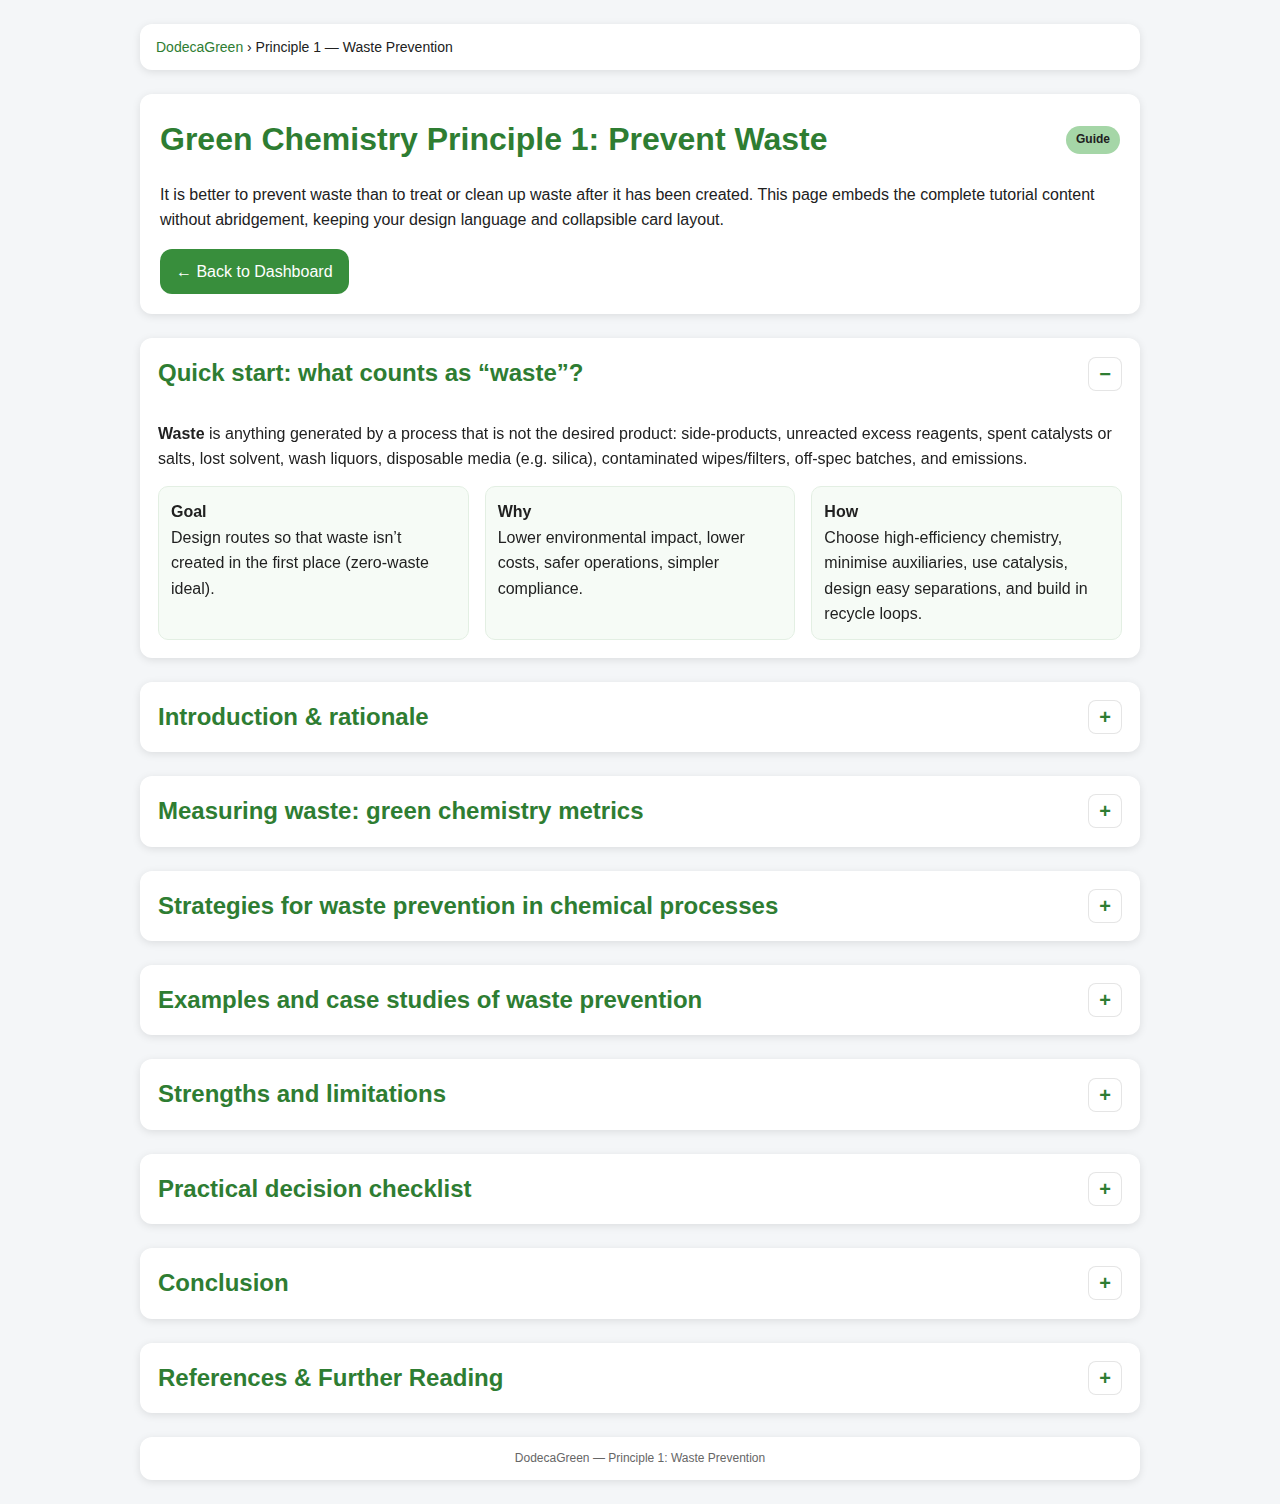
<file: 01_gc_prevention.html>
<!DOCTYPE html>
<html lang="en">
<head>
  <meta charset="UTF-8" />
  <meta name="viewport" content="width=device-width, initial-scale=1.0" />
  <title>DodecaGreen · Principle 1 — Waste Prevention</title>
  <link rel="stylesheet" href="styles.css">
</head>
<body>
  <div id="main-container">
    <div class="card breadcrumb">
      <a href="index.html">DodecaGreen</a> › Principle 1 — Waste Prevention
    </div>

    <header class="card" style="padding: 20px;">
      <div style="display: flex; justify-content: space-between; align-items: center; flex-wrap: wrap; gap: 12px;">
        <h1>Green Chemistry Principle 1: Prevent Waste</h1>
        <span class="badge">Guide</span>
      </div>
      <p>It is better to prevent waste than to treat or clean up waste after it has been created. This page embeds the complete tutorial content without abridgement, keeping your design language and collapsible card layout.</p>
      <a class="btn" href="index.html">← Back to Dashboard</a>
    </header>

    <!-- Quick Start (kept, first and open by default) -->
    <section class="card collapsible open">
      <div class="collapsible-header"><h2>Quick start: what counts as “waste”?</h2><div class="toggle-btn">−</div></div>
      <div class="collapsible-content section-body">
        <p><strong>Waste</strong> is anything generated by a process that is not the desired product: side-products, unreacted excess reagents, spent catalysts or salts, lost solvent, wash liquors, disposable media (e.g. silica), contaminated wipes/filters, off-spec batches, and emissions.</p>
        <div class="kpi">
          <div class="item"><strong>Goal</strong><br/>Design routes so that waste isn’t created in the first place (zero-waste ideal).</div>
          <div class="item"><strong>Why</strong><br/>Lower environmental impact, lower costs, safer operations, simpler compliance.</div>
          <div class="item"><strong>How</strong><br/>Choose high-efficiency chemistry, minimise auxiliaries, use catalysis, design easy separations, and build in recycle loops.</div>
        </div>
      </div>
    </section>

    <!-- Full tutorial content begins -->
    <section class="card collapsible">
      <div class="collapsible-header"><h2>Introduction & rationale</h2><div class="toggle-btn">+</div></div>
      <div class="collapsible-content section-body">
        <p>Green chemistry is founded on <strong>12 Principles</strong> that guide chemists in designing more sustainable processes. The <strong>first principle</strong>, often called the <em>prevention principle</em>, states:</p>
        <blockquote>“It is better to prevent waste than to treat or clean up waste after it has been created.”</blockquote>
        <p>This seemingly simple rule is <em>fundamental</em> – many experts consider it the core principle of green chemistry, with the other principles serving as strategies to achieve it. In other words, preventing waste at the source is the ultimate goal, and principles like atom economy, safer solvents, energy efficiency, etc., are tools to help meet that goal. In this tutorial, we will explore what “preventing waste” means in practice, why it matters, how it can be measured, and strategies (from basic to advanced) to implement this principle in chemical research and industry.</p>

        <h3>Understanding the principle of waste prevention</h3>
        <p><strong>Waste prevention</strong> means designing chemical products and processes so that <em>little to no waste is generated in the first place</em>. Rather than focusing only on what to do with waste <em>after</em> it’s made (e.g. treatment, recycling, disposal), this principle urges chemists to <strong>avoid creating waste at all</strong>. This proactive approach is often summarised as <em>pollution prevention at source</em>. It shifts the mindset: instead of thinking of waste management as an afterthought, one plans syntheses and processes from the outset to minimise or eliminate waste generation.</p>
        <p>This principle has broad significance. Waste from chemical processes isn’t just a lab efficiency issue – it’s tied to major global environmental problems. In fact, waste (whether chemical emissions, by-products, or discarded materials) underlies many issues from climate change (think greenhouse gases) to plastic pollution. By preventing waste, chemists contribute directly to reducing these impacts. Paul Anastas, one of green chemistry’s founders, emphasised “benign by design” – designing chemistry to be inherently non-polluting – and set an <strong>ultimate goal of zero waste</strong> in chemical manufacturing. While zero waste is an ideal, it’s something to continually strive for when applying this first principle.</p>

        <h4>Why preventing waste matters</h4>
        <ul>
          <li><strong>Environmental impact:</strong> any waste generated can potentially pollute air, water, or soil, or consume landfill space. Preventing waste means less pollution and a smaller environmental footprint of your chemistry.</li>
          <li><strong>Human and ecosystem health:</strong> chemical wastes (especially hazardous ones) pose risks to human health and ecosystems if not managed perfectly. The safest waste is the waste that wasn’t created.</li>
          <li><strong>Economic benefit:</strong> waste is essentially lost material and lost money. Raw materials that don’t end up in product are a cost with no benefit. Reducing waste improves process efficiency and cuts disposal costs, making processes more economical.</li>
          <li><strong>Safety and regulatory compliance:</strong> many wastes are hazardous (toxic, flammable, etc.). Generating less waste reduces the hazards faced by workers and lowers the burden of regulatory compliance and risk of accidents in handling waste.</li>
        </ul>
        <p>In essence, <strong>waste prevention aligns environmental and economic incentives</strong> – using resources more efficiently means fewer purchases of reagents and less money spent on waste treatment. This is why the first principle is often considered the <em>guiding star</em> of green chemistry.</p>
      </div>
    </section>

    <section class="card collapsible">
      <div class="collapsible-header"><h2>Measuring waste: green chemistry metrics</h2><div class="toggle-btn">+</div></div>
      <div class="collapsible-content section-body">
        <p>How can chemists tell if they are doing well at waste prevention? Relying solely on traditional measures like reaction yield is not enough. A reaction might give a great yield of the desired product but still produce large amounts of unwanted by-products or use large excesses of solvents and reagents (which become waste). To quantify how “green” or waste-efficient a process is, several <strong>metrics</strong> have been developed. These metrics give actionable numbers that chemists can use as yardsticks for waste prevention:</p>

        <h3>E-factor (Environmental Factor)</h3>
        <p>The E-factor, introduced by Roger Sheldon in 1992, is a direct measure of how much waste a process generates. It is defined as the mass of <em>all</em> waste divided by the mass of product obtained.</p>
        <pre><code>E-factor = (mass of waste, kg) / (mass of product, kg)</code></pre>
        <p>Here, “waste” includes everything that is not the desired product (side-products, leftover reagents, solvents lost, etc.). A high E-factor means a lot of waste for little product; a low E-factor means a cleaner, less wasteful process. <strong>The ideal E-factor is 0</strong>, meaning no waste is produced – this ideal perfectly aligns with the first principle of preventing waste. In practice, real processes have E-factors &gt; 0, but the goal is to get as close to zero as possible.</p>
        <p><em>Typical E-factors:</em> bulk commodity chemical manufacturing often has E &lt; 5 (or even &lt; 1) because those processes are highly optimised and large-scale. By contrast, fine chemicals and pharmaceuticals historically had much higher E-factors. Pharmaceutical manufacturing, in particular, might have E = 25 up to over 100 – meaning for 1 kg of drug, 25–100+ kg of waste could be produced. The good news is that awareness of this problem has driven improvements. By applying green chemistry and the prevention principle, pharmaceutical companies have reported <strong>dramatic waste reductions (often by a factor of 10)</strong> in newer processes. For example, if an older process had an E-factor of 100, a redesigned greener process might get that down to 10 – a huge improvement. This translates to less environmental impact and lower cost.</p>

        <h3>Atom economy (AE)</h3>
        <p>Although atom economy is formally the <em>second</em> principle of green chemistry, it’s worth mentioning as a simple metric of waste at the reaction equation level. It calculates what percentage of the reactants’ atoms end up in the final product (as opposed to ending up in by-products).</p>
        <pre><code>Atom economy (%) = (Formula mass of desired product / Σ Formula masses of all reactants) × 100</code></pre>
        <p>For instance, a substitution reaction that converts an alcohol to a bromide (using NaBr and sulphuric acid) might have an atom economy of only ~50% – even if the yield is 100% – because half the mass becomes waste salts and water. High atom economy is desirable as it implies less intrinsic waste. <em>Rule of thumb:</em> whenever you see a reaction producing significant stoichiometric by-products (like NaHSO4, H2O in the example, or other leaving groups, salts, etc.), the atom economy is low and waste generation is high. In planning syntheses, favour reactions that incorporate most reagents into the product (e.g. addition reactions, rearrangements) over those that split off large portions of reactants as waste.</p>

        <h3>Percent yield vs. “green” yield</h3>
        <p>Traditional yield focuses on the efficiency of converting limiting reactant into product. While a high yield is good (and reduces waste of unreacted starting material), yield alone misses the bigger picture. A reaction could have 90% yield but require five purifications and generate litres of solvent waste. Thus, yield should be considered alongside the other metrics.</p>

        <h3>E-factor vs. atom economy</h3>
        <p>Atom economy is a theoretical metric based on the reaction equation, while the E-factor is an <em>experimental</em> metric that accounts for everything in practice. A reaction could have excellent atom economy but a poor E-factor if, for example, it uses a lot of solvent or requires an excess of reagents. A catalytic reaction might have 100% atom economy (no by-products in theory) but if run in 10 L of solvent for a small product amount, the E-factor considering solvent could be huge. <strong>E-factor is more comprehensive</strong> in that sense.</p>

        <h3>Process Mass Intensity (PMI)</h3>
        <p>This is a newer metric championed especially in the pharmaceutical industry. PMI is defined as the total mass of <em>all materials</em> used in the process (including all reactants, solvents, water, reagents, catalysts, etc.) divided by the mass of product. It essentially equals E-factor + 1. While conceptually similar to E-factor, PMI puts focus on everything that goes into the process. A lower PMI means less overall material usage for the same amount of product – which correlates with less waste generation and often energy use as well. One benefit of PMI is that it <em>forces you to account for even water and auxiliary materials</em>, not just obvious reagents. Many pharma companies now report PMI for their processes and set targets to reduce it.</p>
        <p>For perspective: older drug syntheses had PMI values well into the hundreds. A 2011 industry study noted that <strong>over 100 kg of input materials were used per 1 kg of API product</strong> in many legacy processes – an astonishing inefficiency. By redesigning processes (e.g. switching to enzymatic steps, using better solvents, etc.), reductions of <em>10-fold</em> or more in PMI have been achieved in certain cases. Lower PMI not only means less waste, but also less handling and often shorter cycle times.</p>

        <h3>Other metrics</h3>
        <p>There are several other green metrics, such as <strong>Effective Mass Yield (EMY)</strong>, which is the percentage of input materials that are <em>non-benign</em> that end up in the product (penalising hazardous waste more). There’s also <strong>Carbon Efficiency (C-factor)</strong> which specifically tracks fossil carbon usage vs. renewable, and <strong>Life Cycle Analysis (LCA)</strong> approaches that look at environmental impact holistically. For day-to-day lab evaluation, E-factor and PMI (for processes) and atom economy (for reactions) are among the most practical metrics.</p>

        <p><strong>Rule of thumb:</strong> <em>Calculate the E-factor or PMI of your procedure whenever possible.</em> A quick back-of-the-envelope calculation can be illuminating. If you find, for example, that you used 500 g of materials to make 5 g of product, your PMI ≈ 100 and E-factor ≈ 99 – that’s a sign of a very inefficient, wasteful process. You should then brainstorm how to cut down on inputs or waste (fewer solvent changes? higher concentrations? fewer purification steps?). Conversely, if your E-factor is, say, 5, that’s relatively good (common for some bulk chemicals). Always aim to lower these numbers, keeping in mind the ideal E-factor is 0.</p>
      </div>
    </section>

    <section class="card collapsible">
      <div class="collapsible-header"><h2>Strategies for waste prevention in chemical processes</h2><div class="toggle-btn">+</div></div>
      <div class="collapsible-content section-body">
        <h3>1) Maximise reaction efficiency (yield and selectivity)</h3>
        <p>The most obvious step is to <strong>optimise the reaction itself</strong> so that nearly all reagents become the desired product. High yielding, highly selective reactions inherently produce less waste (unreacted starting materials, side-products, and purge streams from separation are forms of waste). This involves:</p>
        <ul>
          <li><strong>Choosing ideal reaction conditions</strong> – correct stoichiometry, solvent, temperature, catalysts – to push the reaction to completion with minimal side reactions.</li>
          <li><strong>Avoiding overuse of reagents</strong> – use catalytic amounts or as-close-to-stoichiometric as possible. Any large excess that isn’t consumed becomes waste.</li>
          <li><strong>Optimising purity</strong> – a reaction that cleanly produces the product without a tangle of side-products means simpler work-up and less waste from separations (like fewer chromatography runs or recrystallisatons). High selectivity (e.g. no unwanted isomers or overreaction) = less waste.</li>
        </ul>

        <h3>2) Improve atom economy</h3>
        <p>As noted, designing reactions with high atom economy will reduce intrinsic waste. Some tips:</p>
        <ul>
          <li><strong>Favour addition or rearrangement reactions</strong> over substitutions or eliminations that split off parts of molecules.</li>
          <li><strong>Use convergent syntheses</strong> where possible to avoid multiple leaving groups and repetitive functional group manipulations.</li>
          <li><strong>Minimise protecting groups</strong> and temporary modifications – each adds waste-generating steps.</li>
        </ul>

        <h3>3) Use catalysis instead of stoichiometric reagents</h3>
        <p>One of the most powerful ways to cut down waste is to use <strong>catalysts</strong>. Catalysts (enzymes, metals, organic catalysts) enable the main reagents to do the chemistry <em>without being used up</em> in stoichiometric amounts. Traditional stoichiometric inorganic reagents (e.g. metal hydrides, permanganate, strong mineral acids) end up as waste salts. Replacing those with catalytic methods (hydrogenation, catalytic oxidations, etc.) can eliminate heaps of inorganic salts and by-products.</p>
        <p><em>Strategy:</em> Identify steps in your synthesis that use a <strong>stoichiometric reagent</strong> and ask, “Is there a catalytic alternative?” Modern organic chemistry offers many catalytic versions of reactions (acid catalysis, transition-metal catalysis, organocatalysis, biocatalysis). Using a catalyst often improves selectivity too.</p>
        <p>Using catalysts might introduce small amounts of heavy metals – ensure appropriate recovery or supported forms to avoid trace contamination waste. Overall, catalysis is a cornerstone of waste prevention.</p>

        <h3>4) Minimise solvent and auxiliary usage</h3>
        <ul>
          <li>Run reactions at higher concentration or <em>neat</em> where feasible.</li>
          <li>Choose benign solvents and <strong>reuse</strong> them when possible (water, ethanol; avoid chlorinated hydrocarbons).</li>
          <li>Avoid unnecessary purification steps that use solvents (repeated chromatography, multiple recrystallisatons).</li>
          <li>Streamline extraction/washing volumes; use precipitation or distillation where suitable.</li>
        </ul>

        <h3>5) Prevent waste in isolation and purification</h3>
        <ul>
          <li><strong>Crystallise to purify</strong> where possible instead of chromatography.</li>
          <li>Prefer membrane separations or distillation to large extractive separations.</li>
          <li>Reduce drying agents and single-use solids; regenerate or avoid where possible.</li>
        </ul>

        <h3>6) Design processes for easy separation and recycling</h3>
        <p>Design for by-products that can be <strong>reused or sold</strong>. E.g. the ibuprofen process produces acetic acid that is recovered and reused, making net waste very low. Think about the fate of every by-product and auxiliary: can it be recycled, reused on-site, or converted into a useful stream?</p>

        <h3>7) Real-time monitoring and control</h3>
        <p>Use <strong>real-time analytical monitoring</strong> (IR, GC, UPLC) to avoid overshooting reactions or forming wasteful side products. Stop at optimal conversion to prevent decomposition and reworks.</p>

        <h3>8) Plan for small-scale waste too</h3>
        <p>In teaching/research labs, consider waste like used silica, filters, gloves, plastics. Reduce columns, micro-scale where sensible, reuse consumables where safe, and design experiments to avoid unnecessary steps.</p>
      </div>
    </section>

    <section class="card collapsible">
      <div class="collapsible-header"><h2>Examples and case studies of waste prevention</h2><div class="toggle-btn">+</div></div>
      <div class="collapsible-content section-body">
        <h3>Case study 1: Ibuprofen synthesis – from six steps to three</h3>
        <p><strong>Ibuprofen</strong> was historically made by a six-step route (the “Boots process”) with multiple stoichiometric reagents and substantial waste. In the 1990s, a new route by BHC (Boots &amp; Hoechst Celanese) reduced this to three <strong>catalytic</strong> steps. Hydrogen fluoride (HF) acts as both catalyst and solvent and is recycled (&gt;99.9%). The only significant by-product is acetic acid, which is <strong>recovered and reused</strong>. Atom economy rose to ~80% (effectively ~99% if recycled acetic acid is counted). Waste streams like aqueous salts were virtually eliminated. The outcome: waste prevention by design, not end-of-pipe cleanup.</p>

        <h3>Case study 2: Simvastatin – biocatalysis cleans up a synthesis</h3>
        <p>An engineered enzyme (LovD acyltransferase) performs a direct, selective acylation of lovastatin in <strong>one step</strong>, avoiding multiple protection/deprotection operations and hazardous reagents. The process delivers &gt;97% overall yield with minimal benign waste; the key by-product is recycled. This showcases how biocatalysis can eliminate steps and prevent waste at source.</p>

        <h3>Case study 3: Sertraline (Zoloft) – process redesign</h3>
        <p>Pfizer redesigned the sertraline route to remove an inefficient step, improve crystallisation control, replace hazardous media, and employ catalysis. The new process <strong>doubled product yield</strong> and significantly reduced solvent and aqueous waste.</p>

        <p><em>Industry impact:</em> Across pharma and fine chemicals, benchmarking with E-factor/PMI and sharing best practices has driven sustained reductions in waste. Chemists in process R&amp;D routinely report these metrics and select lower-waste routes consistent with safety and feasibility.</p>
      </div>
    </section>

    <section class="card collapsible">
      <div class="collapsible-header"><h2>Strengths and limitations</h2><div class="toggle-btn">+</div></div>
      <div class="collapsible-content section-body">
        <h3>Strengths/advantages</h3>
        <ul>
          <li>Environmental protection, cost savings, safety improvements, and often better product quality.</li>
          <li>Approaches like high atom economy and catalysis can make processes faster and simpler.</li>
          <li>Innovation stimulus: prevents waste by encouraging novel chemistry/technology.</li>
          <li>Regulatory and image benefits from reduced emissions and waste.</li>
        </ul>

        <h3>Limitations/challenges</h3>
        <ul>
          <li>Not all waste is avoidable; where unavoidable, prioritise minimisation and benign character.</li>
          <li>Watch for trade-offs (energy, toxicity, rare materials) — avoid burden shifting.</li>
          <li>Technical/economic feasibility can be a barrier; some greener routes require R&amp;D.</li>
          <li>Quality/regulatory demands (especially in pharma) can constrain rapid changes.</li>
          <li>Scale-up needs collaboration between chemists and engineers to preserve low-waste performance.</li>
        </ul>
      </div>
    </section>

    <section class="card collapsible">
      <div class="collapsible-header">
        <h2>Practical decision checklist</h2><div class="toggle-btn">+</div>
      </div>
      <div class="collapsible-content section-body">
        <ul class="checklist" id="waste-checklist">
          <li>
            <label>
              <input type="checkbox" data-key="eliminate-steps">
              <span class="box" aria-hidden="true"></span>
              <span class="txt">Can any step be eliminated, telescoped, or merged?</span>
            </label>
          </li>
          <li>
            <label>
              <input type="checkbox" data-key="catalytic-alt">
              <span class="box" aria-hidden="true"></span>
              <span class="txt">Is there a catalytic alternative to any stoichiometric reagent?</span>
            </label>
          </li>
          <li>
            <label>
              <input type="checkbox" data-key="high-concentration">
              <span class="box" aria-hidden="true"></span>
              <span class="txt">Are we running at the highest safe concentration (to cut solvent mass)?</span>
            </label>
          </li>
          <li>
            <label>
              <input type="checkbox" data-key="protecting-groups">
              <span class="box" aria-hidden="true"></span>
              <span class="txt">Are protecting groups or derivatisations truly necessary?</span>
            </label>
          </li>
          <li>
            <label>
              <input type="checkbox" data-key="non-chromatographic">
              <span class="box" aria-hidden="true"></span>
              <span class="txt">Is the main isolation non-chromatographic (crystallise/distil/phase-split)?</span>
            </label>
          </li>
          <li>
            <label>
              <input type="checkbox" data-key="solvent-recovery">
              <span class="box" aria-hidden="true"></span>
              <span class="txt">Have we planned solvent recovery (mass balance, energy implications)?</span>
            </label>
          </li>
          <li>
            <label>
              <input type="checkbox" data-key="metrics-done">
              <span class="box" aria-hidden="true"></span>
              <span class="txt">Have we quantified E-factor/PMI and identified the dominant contributors?</span>
            </label>
          </li>
          <li>
            <label>
              <input type="checkbox" data-key="no-burden-shift">
              <span class="box" aria-hidden="true"></span>
              <span class="txt">Do the changes reduce overall impact without burden-shifting to energy or hazard?</span>
            </label>
          </li>
        </ul>
      </div>
    </section>

    <section class="card collapsible">
      <div class="collapsible-header"><h2>Conclusion</h2><div class="toggle-btn">+</div></div>
      <div class="collapsible-content section-body">
        <p>The first principle of green chemistry, <strong>preventing waste</strong>, reframes what “good chemistry” means: not just yield and novelty, but efficient use of materials with minimal leftovers for the environment to manage. It is actionable at the bench and at plant scale: from reducing solvent volumes and avoiding protecting groups to adopting catalysis, biocatalysis, flow, and real-time analytics. The guiding question for every plan and report is: <em>“Where is the waste, and how could I avoid creating it?”</em> Continuous improvement against E-factor/PMI targets, supported by case-study precedents, delivers substantial environmental and economic value.</p>
      </div>
    </section>

    <section class="card collapsible">
      <div class="collapsible-header"><h2>References & Further Reading</h2><div class="toggle-btn">+</div></div>
      <div class="collapsible-content section-body">
        <ol>
          <li>P. T. Anastas and J. C. Warner, <em>Green Chemistry: Theory and Practice</em>, Oxford University Press, New York, 1998.</li>
          <li>R. A. Sheldon, <em>Green Chem.</em>, 2007, <strong>9</strong>, 1273–1283, DOI: 10.1039/B713736M.</li>
          <li>C. Jimenez-Gonzalez, C. S. Ponder, Q. B. Broxterman and J. B. Manley, <em>Org. Process Res. Dev.</em>, 2011, <strong>15</strong>, 912–917, DOI: 10.1021/op200097d.</li>
          <li>R. A. Sheldon, <em>Green Chem.</em>, 2023, <strong>25</strong>, 1704–1728, DOI: 10.1039/D2GC04747K.</li>
          <li>US Environmental Protection Agency (EPA), Presidential Green Chemistry Challenge: 1997 Greener Synthetic Pathways Award (BHC Ibuprofen Process), 1997. (Accessed 15 Aug 2025)</li>
          <li>US Environmental Protection Agency (EPA), Presidential Green Chemistry Challenge: 2012 Greener Synthetic Pathways Award (Simvastatin), 2012. (Accessed 15 Aug 2025)</li>
          <li>US Environmental Protection Agency (EPA), Presidential Green Chemistry Challenge: 2002 Award (Pfizer Sertraline), 2002. (Accessed 15 Aug 2025)</li>
        </ol>
      </div>
    </section>

    <footer class="card" style="padding: 12px; text-align: center; font-size: 12px; color: #666;">DodecaGreen — Principle 1: Waste Prevention</footer>
  </div>

  <script src="script.js"></script>
</body>
</html>
</file>
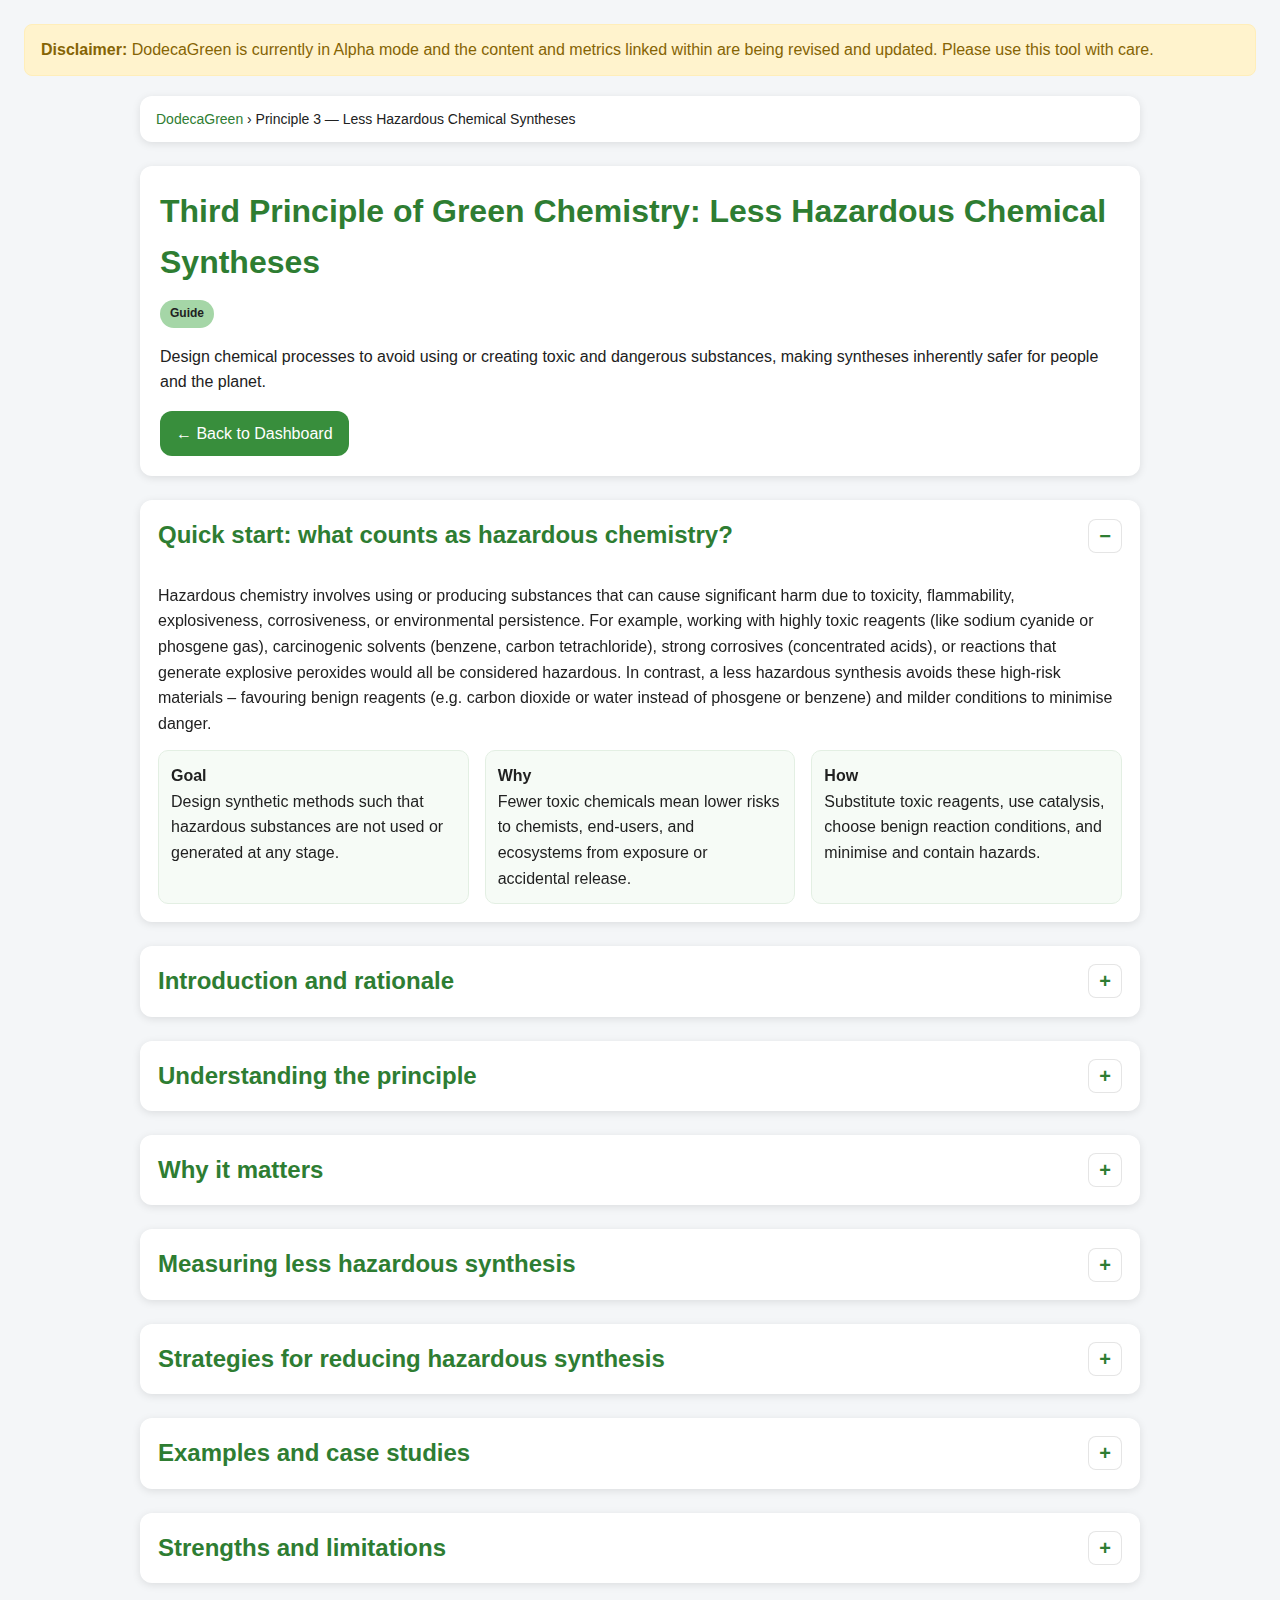
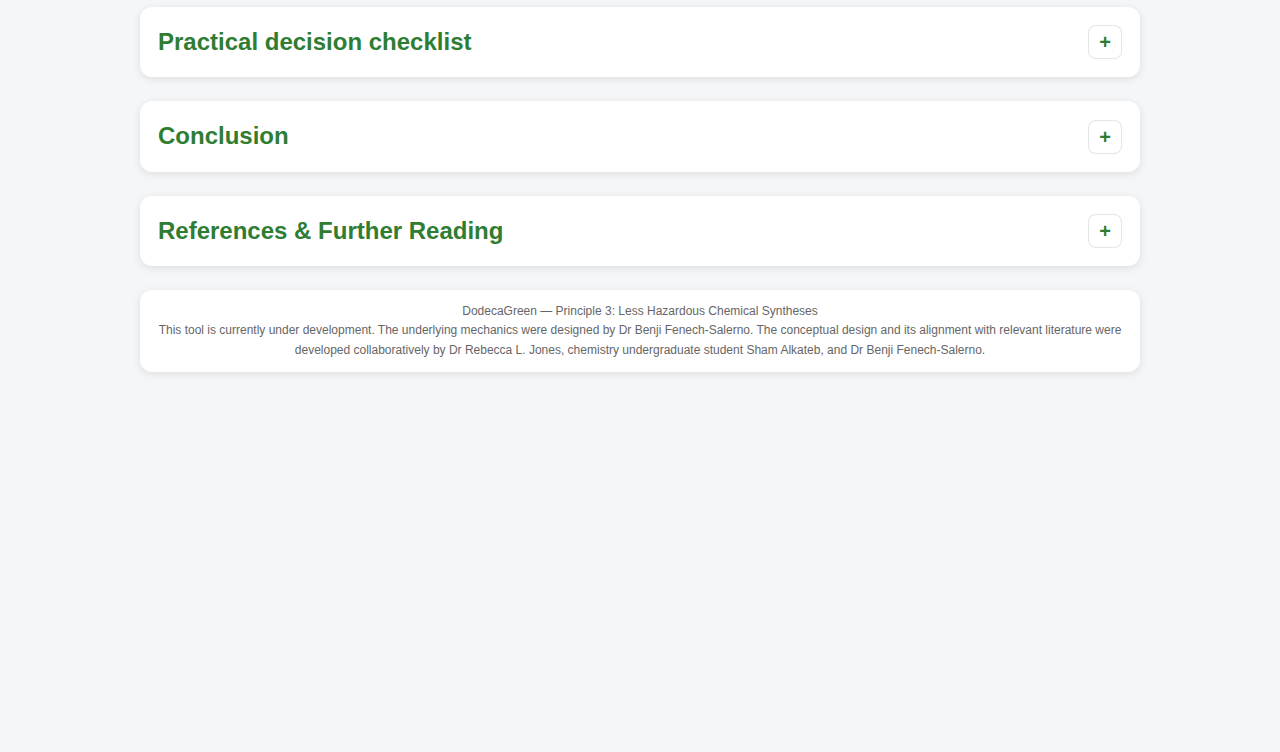
<file: 03_gc_less_hazardous_synthesis.html>
<!DOCTYPE html>
<html lang="en">
<head>
  <meta charset="UTF-8" />
  <meta name="viewport" content="width=device-width, initial-scale=1.0" />
  <title>DodecaGreen · Principle 3 — Less Hazardous Chemical Syntheses</title>
  <link rel="stylesheet" href="styles.css">
</head>
<body>

<div style="background-color: #fff3cd; color: #856404; padding: 12px 16px; border: 1px solid #ffeeba; border-radius: 8px; margin-bottom: 20px; font-family: 'Segoe UI', Roboto, sans-serif;">
    <strong>Disclaimer:</strong> DodecaGreen is currently in Alpha mode and the content and metrics linked within are being revised and updated. Please use this tool with care.
</div>
  
  <div id="main-container">
    <div class="card breadcrumb">
      <a href="index.html">DodecaGreen</a> › Principle 3 — Less Hazardous Chemical Syntheses
    </div>

    <header class="card" style="padding: 20px;">
      <div style="display: flex; justify-content: space-between; align-items: center; flex-wrap: wrap; gap: 12px;">
        <h1>Third Principle of Green Chemistry: Less Hazardous Chemical Syntheses</h1>
        <span class="badge">Guide</span>
      </div>
      <p>Design chemical processes to avoid using or creating toxic and dangerous substances, making syntheses inherently safer for people and the planet.</p>
      <a class="btn" href="index.html">← Back to Dashboard</a>
    </header>

    <section class="card collapsible open">
      <div class="collapsible-header"><h2>Quick start: what counts as hazardous chemistry?</h2><div class="toggle-btn">−</div></div>
      <div class="collapsible-content section-body">
        <p>Hazardous chemistry involves using or producing substances that can cause significant harm due to toxicity, flammability, explosiveness, corrosiveness, or environmental persistence. For example, working with highly toxic reagents (like sodium cyanide or phosgene gas), carcinogenic solvents (benzene, carbon tetrachloride), strong corrosives (concentrated acids), or reactions that generate explosive peroxides would all be considered hazardous. In contrast, a less hazardous synthesis avoids these high-risk materials – favouring benign reagents (e.g. carbon dioxide or water instead of phosgene or benzene) and milder conditions to minimise danger.</p>
        <div class="kpi">
          <div class="item"><strong>Goal</strong><br/>Design synthetic methods such that hazardous substances are not used or generated at any stage.</div>
          <div class="item"><strong>Why</strong><br/>Fewer toxic chemicals mean lower risks to chemists, end-users, and ecosystems from exposure or accidental release.</div>
          <div class="item"><strong>How</strong><br/>Substitute toxic reagents, use catalysis, choose benign reaction conditions, and minimise and contain hazards.</div>
        </div>
      </div>
    </section>

    <section class="card collapsible">
      <div class="collapsible-header"><h2>Introduction and rationale</h2><div class="toggle-btn">+</div></div>
      <div class="collapsible-content section-body">
        <p>Green chemistry is founded on 12 Principles that guide chemists in designing more sustainable processes. The third principle states an aspiration of “less hazardous chemical syntheses,” formally described as:</p>
        <blockquote>“Wherever practicable, synthetic methods should be designed to use and generate substances that possess little or no toxicity to human health and the environment.”</blockquote>
        <p>This principle urges chemists to build safety into the chemistry itself. Instead of using hazardous substances and then trying to manage the risks with protective equipment or treatment technologies, the idea is to avoid the hazard at the source. If you never use a particularly toxic or explosive reagent, you don’t have to worry about exposure or accidents from it – this is often phrased as designing processes to be “benign by design”. In practice, that means continually questioning traditional choices of reagents, solvents, and reaction conditions: is there a less hazardous way to achieve the same transformation?</p>
      </div>
    </section>

    <section class="card collapsible">
      <div class="collapsible-header"><h2>Understanding the principle</h2><div class="toggle-btn">+</div></div>
      <div class="collapsible-content section-body">
        <p>In practical terms, Less Hazardous Chemical Syntheses means that when planning a synthesis or process, you intentionally avoid chemicals that are toxic or dangerous, even if they are convenient. This is in contrast to a conventional approach where one might use a hazardous reagent and then rely on engineering controls or downstream treatment to manage the risk. Green chemistry encourages an inherent solution: if a certain oxidant is highly toxic, find a different oxidant (or a different reaction altogether) that achieves the outcome without that toxicity. If a solvent is carcinogenic, choose an alternative solvent or solvent-free method. If a reaction produces a hazardous by-product, alter the route to avoid it. This often involves exploring newer technologies – for example, using enzymatic or photocatalytic reactions that can operate with benign inputs, rather than older methods that relied on cyanide or chromium(VI) compounds.</p>
        <p>The global implications of adopting less hazardous syntheses are significant. When industries worldwide replace hazardous processes with safer ones, the benefits propagate through the entire chemical life cycle. Upstream, there is less need to manufacture and transport dangerous substances (reducing the chance of incidents like transportation spills or warehouse fires involving toxic chemicals). Within the factory or laboratory, workers face fewer health risks and the local community is safer from chemical accidents. Downstream, the environment is less burdened by toxic waste or pollutants – ideally, there’s nothing highly toxic to treat or dispose of because it never entered the process in the first place. On the flip side, this principle also has to be balanced with practical reality. There are cases where no non-hazardous alternative is yet available for a critical reaction (for example, certain pharmaceuticals might currently require a reagent that is somewhat toxic). In those cases, “wherever practicable” applies – one should still minimize the use and look for improvements, but it may not be feasible to eliminate it immediately. Over time, innovation in green chemistry aims to expand what is “practicable” by discovering new reagents and methods that can replace the old hazardous ones.</p>
      </div>
    </section>

    <section class="card collapsible">
      <div class="collapsible-header"><h2>Why it matters</h2><div class="toggle-btn">+</div></div>
      <div class="collapsible-content section-body">
        <p><strong>Environmental Impact:</strong> Choosing less hazardous chemicals dramatically reduces the potential for environmental damage. Hazardous chemical processes often lead to toxic emissions or persistent pollutants in air, water, and soil. By avoiding those substances, we prevent problems like bioaccumulation of toxins in wildlife or contamination of groundwater. For example, replacing a chlorinated solvent (which might create toxic air emissions and ozone depletion) with a benign solvent eliminates that entire environmental risk. In essence, a process that uses only innocuous materials ensures minimal harm if there is a release – there’s no legacy of contamination. This aligns with global efforts to phase out persistent, bioaccumulative toxins; indeed, regulators have identified hundreds of high-concern chemicals (over 240 substances of very high concern are listed under EU REACH as of 2025) targeted for phase-out. Processes that avoid such chemicals contribute directly to a cleaner, safer environment.</p>
        <p><strong>Human Health:</strong> Less hazardous syntheses protect the health of chemists, workers, and the public. Toxic and carcinogenic chemicals in a process pose exposure risks – whether through routine handling, accidents, or trace residues in products. By using substances with little or no toxicity, we ensure that people (from factory operators to end consumers) are not put in harm’s way. For instance, a lab that avoids known carcinogens like benzene or ethidium bromide immediately reduces cancer risk for its researchers. The principle also means safer products: while the design of the molecule’s inherent toxicity is Principle 4, Principle 3 covers the process – ensuring that no toxic impurities or side-products end up in the final material that could affect users. As the saying goes, “the safest waste is the waste that wasn’t created” – similarly, the safest toxic chemical is the one never used. This proactive removal of hazard is the most fail-safe way to protect human health.</p>
        <p><strong>Economic Benefit:</strong> There is a strong business case for less hazardous processes. Hazardous chemicals often entail extra costs at every turn: purchasing and storing them can be expensive (and suppliers may have hazard surcharges), they usually require special equipment and training to handle, and disposing of hazardous waste is far more costly than non-hazardous waste. By switching to safer reagents, companies can save money on regulatory compliance, hazardous material transport, insurance, and waste treatment. Moreover, safer processes can simplify production – for example, avoiding a hazardous reagent might eliminate the need for elaborate ventilation systems or scrubbing units, which reduces capital and operating costs. Many companies have found that designing hazards out of the process improves efficiency and reliability (fewer incident shutdowns), ultimately increasing profitability. In short, hazard is costly, so prevention pays off. Green chemistry case studies often report not just environmental gains but also significant cost savings from safer substitutions.</p>
        <p><strong>Safety & Regulatory Compliance:</strong> Less hazardous syntheses inherently carry lower risk of accidents like fires, explosions, or toxic releases, which improves overall safety. A process without explosive peroxides or highly exothermic reactions is far less likely to suffer a runaway or blast. Similarly, a process that doesn’t use toxic gases means no risk of a poisonous leak. This enhances safety for workers and nearby communities. From a regulatory perspective, using benign materials keeps you “ahead of the curve.” Regulations around the world are increasingly strict on hazardous chemicals – for example, the EU’s REACH regulation requires authorisation or bans of many carcinogenic or otherwise dangerous substances. If your process doesn’t use those, compliance is straightforward. There are fewer reporting requirements, fewer permits, and less paperwork when you eliminate regulated toxins. It also means fewer surprises – you won’t be suddenly forced to reformulate because a key reagent got banned. By implementing Principle 3, chemists essentially future-proof their processes against tightening safety and environmental laws. Additionally, companies that demonstrate a commitment to avoiding hazardous substances often enjoy better public trust and brand reputation, which is an intangible but important benefit.</p>
        <p>In summary, Principle 3 matters because it aligns safety, environmental stewardship, and efficiency all together. It shifts the paradigm from “control the hazard” to “avoid the hazard”, which is a more robust and sustainable strategy. It directly supports Principle 1 (preventing waste) – many hazardous substances become hazardous waste if not fully consumed – and ties into Principle 12 (accident prevention) by minimising the intrinsic dangers present.</p>
      </div>
    </section>

    <section class="card collapsible">
      <div class="collapsible-header"><h2>Measuring less hazardous synthesis</h2><div class="toggle-btn">+</div></div>
      <div class="collapsible-content section-body">
        <p>How do we know if one synthetic method is “less hazardous” than another? Unlike metrics such as yield or cost, hazard doesn’t boil down to a single number – it encompasses various aspects (toxicity, flammability, reactivity, etc.). However, chemists and engineers have developed tools and metrics to quantify or at least systematically evaluate the hazards of a process:</p>
        <ul>
          <li><strong>Globally Harmonized System (GHS) Hazard Categories:</strong> Chemicals are classified under GHS with standardized hazard codes and categories (for example, acute toxicity Category 1 is deadly toxic in tiny doses, whereas Category 5 is much less toxic). By looking at the GHS labels or Safety Data Sheets for all substances in a synthesis, one can gauge how hazardous the process is. A simple qualitative metric is to count how many “skull and crossbones” symbols or serious hazard statements (H350 for carcinogenicity, etc.) are associated with your reagents and products. A less hazardous process will have none (or very few) of the most severe hazard categories. For instance, a reaction that uses only substances not classified as toxic or hazardous by GHS is clearly preferable to one involving several Category 1 toxins. GHS pictograms (🚫☠️, 🔥, ⚡, etc.) and signal words (“Danger/Warning”) provide an immediate visual gauge of hazard level.</li>
          <li><strong>LD₅₀ / EC₅₀ and other toxicity metrics:</strong> In toxicology, LD₅₀ (lethal dose for 50% of test animals) or EC₅₀ (effective concentration for 50% response) values are used to quantify how toxic a substance is. A smaller LD₅₀ (e.g. a few milligrams per kg) indicates extreme toxicity, whereas a larger LD₅₀ (grams per kg) indicates relatively low acute toxicity. When comparing routes, one can compile the known toxicity data for all reagents, solvents, and products. If one route uses a reagent with an LD₅₀ of say 5 mg/kg (very toxic) and another route’s worst reagent has LD₅₀ of 5000 mg/kg, the latter is far safer. Chronic toxicity measures (like whether something is a known carcinogen or endocrine disruptor) should also be considered. While it’s not always straightforward to combine these into a single score, these data help flag the biggest concerns.</li>
          <li><strong>Environmental hazard indicators:</strong> Beyond human toxicity, consider environmental toxicity (to fish, algae, etc.), persistence (does it break down or linger indefinitely?), and bioaccumulation potential. There are numeric metrics like the bioconcentration factor (BCF) or persistence half-lives that indicate how a chemical behaves in the environment. Tools like the USEPA’s Ecological Structure Activity Relationships (ECOSAR) or various environmental hazard ranking systems can predict these values. A greener synthesis will avoid chemicals with very long environmental lifetimes or high ecotoxicity. For example, a route that avoids compounds with halogens (which can lead to persistent organic pollutants) will generally score better on environmental hazard.</li>
          <li><strong>Effective Mass Yield (EMY):</strong> This green chemistry metric specifically penalises the use of hazardous materials. EMY is typically defined as the mass of desired product divided by the mass of non-benign (i.e. hazardous) materials used, expressed as a percentage. An EMY of 100% would mean all hazardous inputs ended up in the product (none wasted), whereas a low EMY means a lot of hazardous stuff was wasted. If a process uses very toxic reagents that mostly end up as waste, EMY will be low. Thus, improving EMY involves either using fewer hazardous inputs or making sure they are efficiently converted (no leftover hazardous waste). EMY provides a way to quantify “how much useful product did we get per unit of hazardous material input.” A higher EMY is better. For instance, if Process A and B both produce 1 kg of product, but A consumed 10 kg of hazardous reagents (some decomposed to waste) whereas B consumed 2 kg of hazardous reagents, B will have a much higher EMY, reflecting its safer profile.</li>
          <li><strong>Sheldon’s Environmental Quotient (EQ):</strong> Recognising that not all “waste” is equally hazardous, Roger Sheldon (who introduced the E-factor for waste) proposed an “EQ” which is E-factor multiplied by an arbitrary hazard quotient Q. This Q factor is larger for more dangerous waste. For example, 1 kg of sodium chloride (fairly innocuous) might be assigned Q = 1, whereas 1 kg of a toxic heavy metal salt might have Q = 100 or 1000. Thus, EQ = E-factor × Q gives a weighted waste metric that accounts for hazard. A high EQ indicates a process that not only generates waste, but that waste is particularly harmful. While it’s difficult to pin down exact Q values, the concept is useful: it pushes us to focus on what kind of waste we’re generating, not just how much. Two processes might have the same E-factor, say 10 kg waste per kg product, but if one’s waste is mostly water and benign salts and the other’s waste contains toxic organics and heavy metals, their EQs would differ drastically. The greener process is the one with the lower EQ.</li>
          <li><strong>Combined hazard scoring systems:</strong> Many companies use in-house scoring systems that aggregate various hazard criteria into a single rating for each chemical or process. A good example is the GlaxoSmithKline (GSK) Solvent Selection Guide, which scores solvents on health hazards, safety (flammability/volatility), and environmental impact, then combines these into a colour-coded ranking. Solvents like toluene or dichloromethane, which are toxic or environmentally problematic, end up with “red” scores, whereas solvents like water or ethyl acetate might be “green.” Similar scoring approaches exist for reagents. These guides essentially provide a semi-quantitative hazard metric – you can sum up the “hazard points” of all components in your process. A less hazardous synthesis will have a much lower total score (and more green categories) than a traditional one. The GSK guide update in 2016, for instance, details how multiple factors (toxicity, flammability, waste, etc.) are weighted to give an overall sustainability score for each solvent. Using such guides, a chemist can measure improvement: e.g., by switching from a “red” solvent to a “green” one, the process’s composite hazard score drops.</li>
          <li><strong>Regulatory scales and indices:</strong> Certain regulations provide lists or indices of chemical hazards. For example, the European Union’s SVHC (Substances of Very High Concern) list effectively flags chemicals with high hazard profiles (carcinogens, mutagens, repro-toxins, PBTs, etc.). One could measure a process by how many SVHCs it involves (ideally zero). There are also inherent safety indices in chemical engineering that rate processes on parameters like heat of reaction, toxicity of materials, operating pressure, etc. (principle 12 overlaps here). While these are more for assessing accident risk, they contribute to the overall hazard measure.</li>
        </ul>
        <p>In practice, no single metric captures everything, so chemists often use a toolkit approach. For a given project, you might calculate something like E-factor (to address waste) and also tabulate hazards of each substance. There are software and databases now (e.g. the DOE’s Glovebox tool, or the Pfizer solvent tool) that allow quick comparison of hazard parameters. The key is to integrate these measures into decision-making: if one route has a much higher aggregate hazard score (even if it gives a good yield), you recognize that and keep searching for a safer alternative. Measuring hazard in a quantitative way can be challenging, but even rough estimates are valuable. A simple rule of thumb is: if any component of your process is flagged as highly hazardous (by GHS or guides), that’s a clear target for improvement. Achieving a less hazardous synthesis can thus be tracked by the progressive elimination of those red-flag substances and the lowering of overall hazard scores.</p>
      </div>
    </section>

    <section class="card collapsible">
      <div class="collapsible-header"><h2>Strategies for reducing hazardous synthesis</h2><div class="toggle-btn">+</div></div>
      <div class="collapsible-content section-body">
        <p>How can one actually implement this principle in the lab or plant? Below are major strategies (from basic to more advanced) for designing and executing syntheses that are inherently safer and less toxic:</p>
        <p><strong>Substitute toxic reagents and solvents with safer alternatives.</strong> The first and most direct strategy is simply swapping out a hazardous chemical for a benign one. Many reagents have been developed as greener replacements for traditional toxic ones. For example, instead of using phosgene (a highly toxic gas) to form carbonyl compounds, one can use diphosgene or triphosgene (which are solids and slightly safer) or completely different reagents like N-carboxy imidazole (CDI) or carbon dioxide. Similarly, rather than using benzene (carcinogenic solvent), one might use toluene or, better, an alcohol or cyclopentyl methyl ether – something with far lower toxicity. If a process traditionally uses sodium cyanide (to introduce –CN), one could investigate alternative cyanation methods (e.g. using less toxic cyanide sources or even non-cyanide routes such as via nitriles from dehydration of amides). Solvent substitution is often the low-hanging fruit: replace chlorinated solvents (dichloromethane, chloroform – toxic and environmentally damaging) with ethyl acetate, methyl tert-butyl ether, or water if possible. Use heptane instead of hexane (heptane is less neurotoxic). Modern solvent guides provide lists of recommended alternatives. By systematically reviewing each input in a reaction and asking “Is there a safer substitute for this?”, one can often eliminate a large portion of the hazard. For instance, pharmaceutical process chemists routinely use this approach to remove reagents like hydrazine, azides, or heavy metals if at all possible, because they know those pose outsized hazards.</p>
        <p><strong>Use catalysis instead of hazardous stoichiometric reagents.</strong> Catalysis is a powerful enabler of safer chemistry. Many classic organic syntheses involve stoichiometric inorganic reagents that are hazardous and generate toxic waste (e.g. chromium(VI) oxidisers, permanganate, metal hydride reducers like LiAlH₄, strong acids like AlCl₃ for Friedel–Crafts, etc.). By switching to catalytic processes, we can often avoid those hazards altogether. For example, catalytic hydrogenation (using H₂ with a metal catalyst) can replace a reduction that would otherwise use sodium metal or LiAlH₄ – hydrogenation produces only H₂O as a by-product and avoids pyrophoric or highly caustic wastes. Likewise, catalytic oxidations using oxygen or hydrogen peroxide can replace chromates and permanganates. Professor Shannon Stahl’s work is a great example: he developed palladium and copper catalysts to use O₂ from air as the oxidant for alcohol oxidations, eliminating the need for toxic reagents. These catalytic methods run under mild conditions and are highly selective, thereby reducing hazardous waste and by-products dramatically. In general, catalysts (whether metal, enzymatic, or organic) allow reactions to proceed with only tiny amounts of added substance, which means much less hazardous material in the reactor. As a bonus, catalysts often enable new pathways that have fewer steps (and thus fewer opportunities to introduce hazards). Anastas and Warner noted that catalysis is superior to stoichiometric reagents for both efficiency and hazard reduction – it’s explicitly Principle 9, but it strongly supports Principle 3 as well. For instance, using a biocatalyst (enzyme) can sometimes replace a whole sequence of harsh chemical steps. The takeaway strategy is: whenever a reaction calls for a large amount of some hazardous reagent, ask if a catalytic system could do the same job. Many modern synthetic routes have been “greenified” by applying this principle, swapping corrosive acid or toxic metal reagents for benign catalysts.</p>
        <p><strong>Design high-selectivity, cleaner reactions (avoid hazardous by-products).</strong> A significant source of hazard in syntheses can be the side-products or waste generated. Sometimes the desired reaction itself is fine, but it produces a mix of other compounds, some of which could be toxic or require hazardous separation steps to remove. By improving the selectivity of the reaction, you not only get better yields (less waste) but also fewer unwanted hazardous substances. For example, if a reaction tends to over-oxidise and produce traces of some toxic impurity, adjusting conditions or using a more selective reagent can prevent that. In planning a synthetic route, prefer reactions that do not produce inherently dangerous by-products. A classic example: Compare two ways to make an ether – (a) via a Williamson ether synthesis using alkyl halides and base, which produces inorganic salt waste (potentially hazardous) and uses alkyl halides (often toxic/flammable), vs. (b) via direct dehydration of alcohols (if feasible) which might only produce water as a by-product. The latter is obviously cleaner. Another example: making amines via reductive amination (which yields only water) versus via an azide intermediate (which involves explosive and highly toxic azides). Choosing the pathway that intrinsically avoids hazardous intermediates or side-products is a key strategy. This might also involve protecting group strategy – each protection/deprotection can introduce hazardous reagents or waste, so eliminating unnecessary steps (Principle 8) reduces exposure to hazardous reagents used in those steps (like phosgene-derived chloroformates for protecting groups, etc.). In summary, strive for “clean” reactions – those with near-100% selectivity and benign outputs – so there’s no need to deal with dangerous leftovers.</p>
        <p><strong>Choose safer solvents and media.</strong> Solvents merit special attention because they often make up the bulk of material in a reaction and many are hazardous. Principle 5 covers reducing solvents overall; here the focus is on using safer solvents when they are needed. Solvent choice can drastically change the hazard profile of a synthesis without even altering the chemistry. For instance, performing a reaction in water or ethanol (both relatively safe) instead of in benzene or dichloromethane (toxic) immediately cuts health hazards and often flammability risk. If water is not feasible, one can choose from a range of green solvent alternatives that have emerged: e.g. Cyrene (a safer substitute for DMF/DMSO), 2-MeTHF or CPME (safer than diethyl ether), or silicone oils for high temperatures instead of mineral oil (to avoid volatile fumes). The GSK Solvent Guide and similar tools rank solvents by combined health, safety, and environmental criteria – using these, a chemist can identify which solvents are “bad actors” and swap them out. Many pharmaceutical companies have removed solvents like benzene, carbon tetrachloride, and diethyl ether from routine use entirely due to their hazards. Another strategy is to use solvent-free or aqueous processes if possible (e.g. mechanochemistry or neat reactions) so that you eliminate solvent hazards altogether. Also, consider supercritical CO₂ or fluorous solvents for special cases – these can replace more toxic organic solvents in some processes (for example, using scCO₂ for extractions instead of chloroform). In summary, always evaluate the solvent: if a hazardous solvent can be made unnecessary (by changing technique) or innocuous (by choosing a safer one), you are directly applying Principle 3.</p>
        <p><strong>Minimise the quantity and exposure of hazardous materials.</strong> If you determine that a hazardous substance must be used (no available alternative yet), the strategy is to use the least amount and handle it in the safest form. This doesn’t eliminate the hazard, but it limits the risk. For example, if a reaction needs a strong acid, using a catalytic amount of p-toluenesulfonic acid (which is less volatile and slightly safer than, say, a large volume of conc. H₂SO₄) can achieve the transformation with much smaller quantity of corrosive material. Another tactic is in situ generation of hazardous reagents: for instance, instead of purchasing and storing large cylinders of diazomethane (extremely toxic and explosive), chemists generate diazomethane as needed in small quantities from precursors. Similarly, toxic carbon monoxide gas can be generated from formic acid in situ for carbonylation reactions, avoiding cylinders of CO in the lab. The idea is that by limiting scale and exposure time, you greatly reduce the hazard potential (this overlaps with Principle 12 on accident prevention). Flow chemistry can assist here: hazardous intermediates can be formed and consumed immediately in a continuous flow reactor, with no large accumulation. Enclosed processes and microscale operations ensure that even if a material is nasty, it never builds up to dangerous amounts or sees the open air. Additionally, one can purchase or prepare reagents in safer forms – for example, using sodium borohydride on a solid support rather than as a fine powder (reducing fire risk), or using solutions of reactive metals (like t-BuLi often comes as a hexane solution, which is safer than neat). These measures don’t make the reagent itself non-hazardous, but they reflect a strategy of practical risk minimisation: if 100 grams of a toxin will do, don’t use 1 kg; if you can run a reaction at 0.1 M instead of 3 M and still succeed, the lower concentration might be safer (though note it could generate more solvent waste – always consider trade-offs). Ultimately, aim to keep the hazardous material “caged” – either by reaction context or by chemical form – such that its hazardous nature has as little chance as possible to manifest harm.</p>
        <p><strong>Integrate hazard analysis into process design.</strong> This is more of a procedural strategy, but it’s crucial. From the earliest planning stage of a synthesis, include a “hazard brainstorm”: identify every hazardous substance or step and consider alternatives. Tools like informal what-if analyses or checklists (see the Checklist section) can prompt chemists to consider safer options. Many companies now require a green chemistry scorecard for each new route, which includes metrics for health and safety hazards. By quantifying and openly discussing hazard impacts alongside yield or cost, chemists naturally start to prioritise hazard reduction. Another aspect is to follow regulatory watchlists – if a reagent is on a list like REACH Authorisation or EPA’s Toxics Release Inventory, treat that as a red flag and actively pursue other options. Often, the awareness itself drives innovation: once chemists acknowledge “Reagent X is really bad news,” they often invent creative ways to avoid it. Culturally, integrating Principle 3 means fostering a mindset where using a highly hazardous material is seen as a last resort. Encourage questions like, “Do we really need to use this cyanide here, or could we do a different coupling?” or “This solvent is flammable and toxic, can we swap it out or eliminate it?” By building hazard consideration into each decision (much like cost or yield considerations), safer syntheses will emerge naturally from the development process.</p>
        <p>By applying these strategies, many notable successes have been achieved in industry and academia. It’s common to find that a hazardous step can be completely redesigned – for example, using a one-pot enzymatic route instead of a multi-step chemical route that involved hazardous reagents, or using a different chemistry pathway (like pericyclic reaction vs. metal-catalysed route) that avoids particularly dangerous intermediates. Often, multiple strategies are used in combination. For instance, one might substitute a solvent (strategy 4), use a catalyst (strategy 2), and run in flow (strategy 5) all together to transform a traditionally hazardous process into a much safer one. The overall lesson is: there are often safer ways to do the same chemistry – finding them requires knowledge, creativity, and sometimes willingness to trade a bit of convenience for a big gain in safety. Fortunately, the growing toolbox of green chemistry makes it easier each year to implement these less hazardous methods.</p>
      </div>
    </section>

    <section class="card collapsible">
      <div class="collapsible-header"><h2>Examples and case studies</h2><div class="toggle-btn">+</div></div>
      <div class="collapsible-content section-body">
        <p>Let’s look at a few examples (real-world case studies) where applying Principle 3 led to a demonstrably safer, greener process. These illustrate how hazard reduction can be achieved without sacrificing performance:</p>
        <h3>Ibuprofen (BHC Process) – eliminating large hazardous waste streams:</h3>
        <p>In the 1990s, the Boots–Hoechst–Celanese (BHC) company developed a new synthesis of the common painkiller ibuprofen that dramatically improved both waste and hazard profile. The old manufacturing route was six steps long and generated enormous quantities of chemical waste (especially inorganic salts from stoichiometric reagents). It also used some corrosive reagents and produced hazardous effluents. The BHC team reinvented the process as a three-step, high-yield catalytic route. One notable change was replacing traditional Friedel–Crafts chemistry (which used aluminium trichloride and produced a lot of acidic sludge) with catalytic hydrogenation and carbonylation steps. The new process achieved about 80% atom utilization (≈99% if counting recovery of an acetic acid co-product), compared to <40% in the old route. Virtually all starting materials end up as product or are recovered/recycled. In terms of hazard, a major improvement was that it virtually eliminated the large volumes of aqueous salt waste that the old process dumped. Those wastes often contained acidic and toxic residues; in the new route, such waste is minimal. The process does use anhydrous hydrogen fluoride (HF) as a catalyst/solvent – HF is hazardous – but they designed the system to recover and reuse HF with >99.9% efficiency, so negligible HF waste or emissions occur. No other solvents are needed, which simplifies handling and avoids flammable organic solvent risks. The overall outcome was a safer, cleaner ibuprofen production: less corrosive waste for disposal, fewer toxic by-products, and a process considered a model of environmental and hazard excellence in the industry. It earned a Presidential Green Chemistry Challenge award in 1997 for its innovation. This case shows that even for high-volume chemicals, it’s possible to redesign synthesis to cut hazards dramatically (even if it meant adopting HF, the holistic hazard was reduced by orders of magnitude due to waste elimination and closed-loop reuse).</p>
        <h3>Simvastatin (enzyme route) – replacing hazardous reagents with biocatalysis:</h3>
        <p>Simvastatin is a blockbuster cholesterol-lowering drug (originally Zocor® by Merck). The traditional way to make simvastatin from the natural product lovastatin involved several steps that used highly hazardous chemicals – for example, toxic reagents like tert-butyldimethylsilyl chloride (a silylating agent), methyl iodide (an alkylating agent and potent toxin), and n-butyllithium (a pyrophoric base). These steps were not only hazardous (butyllithium can ignite spontaneously in air, methyl iodide is a carcinogen) but also generated a lot of waste and required protecting groups, etc.. In 2012, Professor Yi Tang (UCLA) and Codexis developed a biocatalytic route that streamlines simvastatin synthesis and avoids those nasty reagents. They engineered an enzyme (“LovD” acyltransferase) to directly acylate an intermediate (monacolin J) with a specific acid, in one step, to form simvastatin. The new process runs in water at near-neutral pH, uses a biodegradable acyl donor, and produces only benign by-products (like methanol and a recycled thiol). Importantly, it avoids use of several hazardous chemicals – including the silane, methyl iodide, and butyllithium that were needed before. The yield also improved to >97% in that step, meaning almost no waste. This was a huge safety win: the process no longer involves handling large volumes of extremely flammable n-BuLi, nor generating organolithium residues; it doesn’t release alkyl iodides; and it eliminated a protection/deprotection sequence (so no corrosive reagents for removing protecting groups). Manufacturers in Europe and India adopted this enzymatic route, proving it was scalable and cost-effective. This case study highlights how biotechnology can enable less hazardous syntheses – replacing hazardous chemical steps with enzyme-catalysed transformations that run under gentle conditions. The work was recognized with a Green Chemistry Challenge award in 2012 for greatly reducing hazard and waste in the simvastatin process.</p>
        <h3>Catalytic aerobic oxidations – replacing toxic oxidants:</h3>
        <p>Oxidation reactions are common in chemical synthesis (e.g. converting an alcohol to a carbonyl), but many traditional oxidants (chromium(VI) reagents like chromates/dichromates, or permanganate, etc.) are highly toxic, carcinogenic, and produce hazardous metal waste. A modern green chemistry success has been the development of catalytic aerobic oxidation methods. For instance, Professor Shannon Stahl’s group (as mentioned earlier) created palladium and copper catalyst systems that use oxygen from air as the oxidising agent. In one demonstration, they showed the oxidation of alcohols to ketones using air instead of something like chromium oxide. The only by-product in such a reaction is water (from the hydrogen removed), and the metal catalyst is used in tiny quantity and can be recycled. This innovation means that processes can avoid “several hazardous chemicals” entirely and use O₂ (essentially free and benign) as the oxidant. The methods operate under relatively mild conditions (often atmospheric pressure and moderate temperatures) and can be carried out safely on large scale without risk of explosive oxidation because the catalysts control the reactivity. Pharmaceutical companies are adopting these catalytic oxidations to replace older routes that would have needed chromium reagents (which would generate toxic Cr(VI) waste requiring special disposal as hazardous waste). The benefits are clear: no toxic metal residues, no carcinogenic waste, and often a simpler work-up (just filtering out the catalyst). This example shows how rethinking the reagent (from a chemical oxidant to using oxygen + catalyst) can cut hazards. It’s essentially applying Strategy 2 (catalysis) and Strategy 1 (substitution of toxic reagents) together: oxygen replaces a toxic reagent, enabled by a catalyst. Beyond alcohol oxidations, similar ideas are used for other transformations – e.g. using hydrogen peroxide (which breaks down to water/oxygen) with a suitable catalyst to do selective oxidations, avoiding chlorine-based oxidants or other hazardous chemicals. These advances not only reduce the hazard in the reaction step but also mean the final product doesn’t carry traces of heavy metals or other toxins that might have resulted from traditional methods.</p>
        <h3>Greener solvent and process for quantum dot synthesis:</h3>
        <p>A different kind of example comes from materials chemistry. QD Vision, a company making quantum dots for displays, won a Green Chemistry award for improving their manufacturing process. Historically, making cadmium-based quantum dots involved hot injections in odorous, highly toxic solvents like octylphosphine and octylphosphine oxide, and yielded low efficiencies (meaning lots of unreacted toxic material left over). QD Vision developed a continuous flow process using safer solvents and reagents, and achieved much higher yields. They managed to eliminate nearly 40,000 gallons of highly toxic solvent per year by switching to a less hazardous solvent system and by increasing efficiency. While the quantum dots themselves still contained cadmium (in a zinc-cadmium selenide matrix), the process innovation demonstrates hazard reduction in the manufacturing stage: controlling the reaction in a way that fewer unreacted toxic precursors remain, and using a solvent that wasn’t as acutely toxic or volatile. This example illustrates that even in making advanced materials, choosing a better solvent or process condition (flow instead of batch, so reaction conditions are more controlled and nothing overheats or decomposes unexpectedly) can substantially reduce hazards. It’s a more niche case, but it shows the broad applicability of the principle – from pharmaceuticals to nanomaterials, the same thought process (identify and eliminate the most dangerous steps) leads to safer outcomes.</p>
        <p>These case studies reinforce a few general points. First, major hazard reductions are often coupled with waste and cost reductions – they tend to go hand in hand when a process is fundamentally improved. Second, innovation (like introducing a biocatalyst or new catalyst) is often the key – simply adhering to “old chemistry” won’t always allow hazard elimination, but scientific creativity can open new pathways that didn’t exist before. Finally, they show that less hazardous syntheses are feasible and proven even for large-scale, profitable processes. In each case, the greener process met or exceeded the performance of the old process, which is crucial for industrial adoption. Chemists can take inspiration from these and many other examples – whether it’s as simple as swapping a solvent, or as cutting-edge as engineered enzymes – to achieve safer chemistry in their own projects.</p>
      </div>
    </section>

    <section class="card collapsible">
      <div class="collapsible-header"><h2>Strengths and limitations</h2><div class="toggle-btn">+</div></div>
      <div class="collapsible-content section-body">
        <p><strong>Strengths of implementing Principle 3:</strong></p>
        <ul>
          <li>Improved safety and health: The most obvious strength is a significant reduction in risk of poisonings, accidents, and long-term health issues. Inherently safer processes mean workers are less likely to be harmed on the job and communities are less likely to suffer from chemical releases. This also boosts morale and trust in laboratories and factories, knowing that processes are as safe as possible.</li>
          <li>Environmental sustainability: Less hazardous syntheses prevent the formation and release of toxic pollutants. This leads to cleaner air and water and less ecological harm. By using benign substances, the chemical products and waste are often easier to treat or may biodegrade harmlessly. Overall, the environmental footprint shrinks when persistent toxins and bioaccumulators are designed out.</li>
          <li>Economic and efficiency gains: While it may not be intuitive, safer processes can be more economical. They can eliminate the need for expensive safety infrastructure (scrubbers, special waste disposal, etc.), and often simplifying the chemistry reduces the number of steps or improves yields. Many companies have reported cost savings from switching to less hazardous routes – in raw material costs, compliance costs, and waste handling. Plus, avoiding volatile hazardous chemicals can improve throughput (e.g. less downtime for safety procedures or accident investigations).</li>
          <li>Regulatory and legal compliance: Proactively reducing hazards keeps you ahead of regulations. It minimizes the chances of violating safety or environmental laws and reduces regulatory burden (reporting, permits). It also reduces liability – companies are less likely to face fines, lawsuits, or cleanup costs related to hazardous chemicals if those chemicals aren’t in use. Essentially, it’s a form of risk management that pays off by avoiding future problems.</li>
          <li>Reputation and market advantage: Being known for safer, greener processes can be a competitive advantage. Customers and investors are increasingly concerned about how products are made, not just how they perform. A company that can advertise that its syntheses use no toxic substances will have an edge in marketing and public relations. This strength is less tangible but in a world of sustainability goals, it’s increasingly important. It also helps in recruitment – scientists often prefer to work in labs where they won’t be exposed to highly dangerous substances every day.</li>
        </ul>
        <p><strong>Limitations and challenges:</strong></p>
        <ul>
          <li>Availability of alternatives: A practical limitation is that suitable safer alternatives do not exist for every hazardous chemical yet. There may be cases where a toxic reagent is uniquely effective and no benign reagent can do the same transformation with acceptable yield/selectivity. In such cases, chemists might be “stuck” with a hazardous step until new chemistry is discovered. Developing and validating new methods can take significant research effort.</li>
          <li>Performance trade-offs: Safer reagents or conditions sometimes (not always) are less reactive or slower, which can result in lower yields or higher costs. For example, a “green” solvent might not dissolve reactants as well, making the reaction less efficient, or a benign catalyst might give a slightly lower yield than a toxic reagent. There can be a trade-off between hazard reduction and process efficiency that needs optimisation. In some cases, achieving the same performance with a safer method might require more steps or more expensive inputs, which can be a deterrent.</li>
          <li>Unknown hazards: Replacing a well-studied hazardous chemical with a newer alternative can introduce uncertainty. The alternative might be believed to be safer but could have undiscovered issues (sometimes called the “unknown unknowns”). For instance, early replacements for known ozone-depleting solvents were later found to have other environmental issues. Thus, there is a risk of regrettable substitution – swapping one bad actor for another that later also proves problematic. Thorough hazard evaluation is needed for alternatives, which can be complex.</li>
          <li>Economic and technical feasibility: In industry, any change to a process must make economic sense and be technically feasible at scale. Some inherently safer approaches might work in a lab but are hard to implement in a plant (e.g. using supercritical CO₂ might need high-pressure equipment investment). Additionally, a company might have legacy processes and infrastructure optimised for older methods – changing to a new chemistry might require retraining staff, buying new equipment, or even modifying regulatory approvals for the product. These barriers can slow adoption. Management might be hesitant to invest in retooling a process purely for safety/environmental reasons unless there’s a clear return on investment.</li>
          <li>Partial hazard shifting: It’s possible that reducing one type of hazard might increase another if not careful. For example, removing a toxic catalyst but having to run at a much higher temperature could increase the risk of an accident (addressed by Principle 12). Or a solvent that’s less toxic to health might be more flammable or have a bigger climate impact. Thus, one limitation is ensuring a holistic view – sometimes focusing narrowly on toxicity could inadvertently introduce other issues. Green chemistry encourages looking at overall sustainability, so ideally one avoids such trade-offs, but in practice it can be challenging to optimise all factors simultaneously.</li>
        </ul>
        <p>Despite these limitations, the general consensus is that most challenges can be overcome with innovation and careful design. As green chemistry continues to advance, the toolkit of alternatives keeps growing (addressing the first limitation), and often initial performance trade-offs can be solved by process optimisation. The key is to be aware of limitations but not use them as an excuse to do nothing – even incremental improvements in hazard reduction are worthwhile, and over time they add up to a fundamentally safer chemical enterprise.</p>
      </div>
    </section>

    <section class="card collapsible">
      <div class="collapsible-header"><h2>Practical decision checklist</h2><div class="toggle-btn">+</div></div>
      <div class="collapsible-content section-body">
        <p>When planning or reviewing a chemical synthesis, use the following yes/no questions to identify opportunities to apply Principle 3 (Less Hazardous Syntheses). A “Yes” answer should prompt consideration of changes:</p>
        <ul class="checklist" id="waste-checklist">
          <li>
            <label>
              <input type="checkbox">
              <span class="box" aria-hidden="true"></span>
              <span class="txt">Are any of the reagents or solvents used in this process known to be highly hazardous (toxic, carcinogenic, explosive, etc.)? – If yes, can you eliminate or substitute them with safer alternatives? (For example, are there less toxic reagents that achieve the same transformation?)</span>
            </label>
          </li>
          <li>
            <label>
              <input type="checkbox">
              <span class="box" aria-hidden="true"></span>
              <span class="txt">Does the process generate any by-products or waste streams that are classified as hazardous? – If yes, can you modify the reaction or purification to avoid those? (Perhaps change conditions to increase selectivity, or choose reagents that produce benign by-products.)</span>
            </label>
          </li>
          <li>
            <label>
              <input type="checkbox">
              <span class="box" aria-hidden="true"></span>
              <span class="txt">Is any step performed in extremely harsh conditions (e.g. very high temperature, pressure, or with strong corrosives)? – If yes, is there a way to run it under milder, safer conditions or use a different method? (High severity often correlates with hazard; consider alternatives like catalysts to lower required temperature or alternative routes that don’t need extreme conditions.)</span>
            </label>
          </li>
          <li>
            <label>
              <input type="checkbox">
              <span class="box" aria-hidden="true"></span>
              <span class="txt">Do Safety Data Sheets (SDS) or regulatory lists flag any materials in the synthesis as particularly dangerous (e.g. “acute toxin”, “carcinogen”, “environmental hazard”)? – If yes, those should be priority targets for replacement. Have you checked tools like the GSK Solvent Guide or REACH SVHC list to find safer options for those substances?</span>
            </label>
          </li>
          <li>
            <label>
              <input type="checkbox">
              <span class="box" aria-hidden="true"></span>
              <span class="txt">Can the same chemical transformation be achieved through a catalytic or enzymatic process instead of using stoichiometric hazardous reagents? – If yes (or even maybe), it’s worth exploring. Catalysis might dramatically cut down the quantity of hazardous material needed.</span>
            </label>
          </li>
          <li>
            <label>
              <input type="checkbox">
              <span class="box" aria-hidden="true"></span>
              <span class="txt">Is it possible to generate any hazardous intermediate in situ rather than handling it in large quantities? – If yes, doing so can reduce risk. (For example, could you form a diazo compound in situ and immediately consume it, instead of isolating and storing it?)</span>
            </label>
          </li>
          <li>
            <label>
              <input type="checkbox">
              <span class="box" aria-hidden="true"></span>
              <span class="txt">Are any of the chemicals used in the process on a “banned or restricted” list in certain jurisdictions or likely to be heavily regulated soon? – If yes, you should proactively seek alternatives. (E.g. certain solvents or reagents are no longer allowed in products or are phasing out – better to switch now than be forced later.)</span>
            </label>
          </li>
          <li>
            <label>
              <input type="checkbox">
              <span class="box" aria-hidden="true"></span>
              <span class="txt">In the event of an accident or containment failure, would any of the process materials pose a severe threat (to workers, public, or environment)? – If yes, consider how to redesign to minimize the consequences. (For instance, can you use a less volatile or less toxic form of a reagent to reduce the impact of a spill or leak?)</span>
            </label>
          </li>
        </ul>
      </div>
    </section>

    <section class="card collapsible">
      <div class="collapsible-header"><h2>Conclusion</h2><div class="toggle-btn">+</div></div>
      <div class="collapsible-content section-body">
        <p>The third principle of green chemistry – Less Hazardous Chemical Syntheses – is about making safety a built-in feature of chemical design rather than an afterthought. It challenges chemists to continually ask: “Is there a way to do this that avoids dangerous substances?” By pursuing that question, researchers have found innovative solutions, from new reagents and catalysts to bio-based transformations, that make chemistry not only greener but often more efficient. Implementing this principle yields processes that are better for human health and the environment without compromising the chemistry’s goal. In fact, applying Principle 3 can spur creative breakthroughs – the need to replace a hazardous step might lead to discovering a whole new reaction mechanism or catalyst that advances the state of the art.</p>
        <p>In practical terms, moving toward less hazardous syntheses is a gradual, iterative process. One might start by substituting one problematic solvent, then later tackle a hazardous reagent, and so on. Each improvement reduces the overall risk. It’s also a collaborative effort: toxicologists, chemists, engineers, and regulators working together can identify which hazards are most critical to eliminate and which alternatives are viable. As the checklist above indicates, a key habit is to integrate hazard questioning into every project review. Over time, a pipeline of projects managed this way results in a portfolio of much safer chemical processes.</p>
        <p>It’s important to acknowledge that completely hazard-free chemistry is an ideal – “little or no toxicity” is the goal, but there may be cases where some hazard remains because there’s no better option yet. However, the spirit of Principle 3 is continuous improvement. Even if you can’t eliminate all hazards, you strive to reduce them step by step. Perhaps a highly toxic reagent can be swapped for a moderately hazardous one as an interim step, and eventually for a non-hazardous one. The principle sets the direction and keeps the pressure on innovation to fill the gaps.</p>
        <p>In conclusion, the principle of Less Hazardous Chemical Syntheses is fundamental for aligning chemistry with sustainability and safety. By following it, chemists contribute to a world with fewer toxic accidents, less pollution, and healthier lives. The progress made under this principle also supports the other aspects of green chemistry – safer processes tend to produce less waste (Principle 1), often use renewable or mild inputs, and prevent accidents (Principle 12). The guiding question that chemists should carry forward is: “How can I achieve my synthetic goal in a way that avoids harm?” If this question stays at the forefront, the resulting chemistry will inherently be more responsible and resilient. Through education and practice, new generations of chemists are increasingly equipped to answer that question with creative, effective solutions – proving that we can indeed have high-performance chemistry that is also inherently safer for all.</p>
      </div>
    </section>

    <section class="card collapsible">
      <div class="collapsible-header"><h2>References & Further Reading</h2><div class="toggle-btn">+</div></div>
      <div class="collapsible-content section-body">
        <ol>
          <li>P. T. Anastas and J. C. Warner, <em>Green Chemistry: Theory and Practice</em>, Oxford University Press, New York, 1998.</li>
          <li>R. A. Sheldon, <em>Green Chem.</em>, 2007, <strong>9</strong>, 1273–1283, DOI: 10.1039/B713736M.</li>
          <li>C. Jiménez-González, C. S. Ponder, Q. B. Broxterman and J. B. Manley, <em>Org. Process Res. Dev.</em>, 2011, <strong>15</strong>, 912–917, DOI: 10.1021/op200097d.</li>
          <li>R. A. Sheldon, <em>Green Chem.</em>, 2023, <strong>25</strong>, 1704–1728, DOI: 10.1039/D2GC04747K.</li>
          <li>C. M. Alder, J. D. Hayler, R. K. Henderson, A. M. Redman, L. Shukla, L. E. Shuster and H. F. Sneddon, <em>Green Chem.</em>, 2016, <strong>18</strong>, 3879–3890, DOI: 10.1039/C6GC00611F.</li>
          <li>US Environmental Protection Agency (EPA), Presidential Green Chemistry Challenge: 1997 Greener Synthetic Pathways Award (BHC Ibuprofen Process), EPA Green Chemistry Awards Archive, 1997.</li>
          <li>US Environmental Protection Agency (EPA), Presidential Green Chemistry Challenge: 2012 Greener Synthetic Pathways Award (Simvastatin Process), EPA Green Chemistry Awards Archive, 2012.</li>
        </ol>
      </div>
    </section>

    <footer class="card" style="padding: 12px; text-align: center; font-size: 12px; color: #666;">DodecaGreen — Principle 3: Less Hazardous Chemical Syntheses<br>This tool is currently under development.</strong> The underlying mechanics were designed by Dr Benji Fenech-Salerno. The conceptual design and its alignment with relevant literature were developed collaboratively by Dr Rebecca L. Jones, chemistry undergraduate student Sham Alkateb, and Dr Benji Fenech-Salerno.</footer>
  </div>

  <script src="script.js"></script>
</body>
</html>
</file>
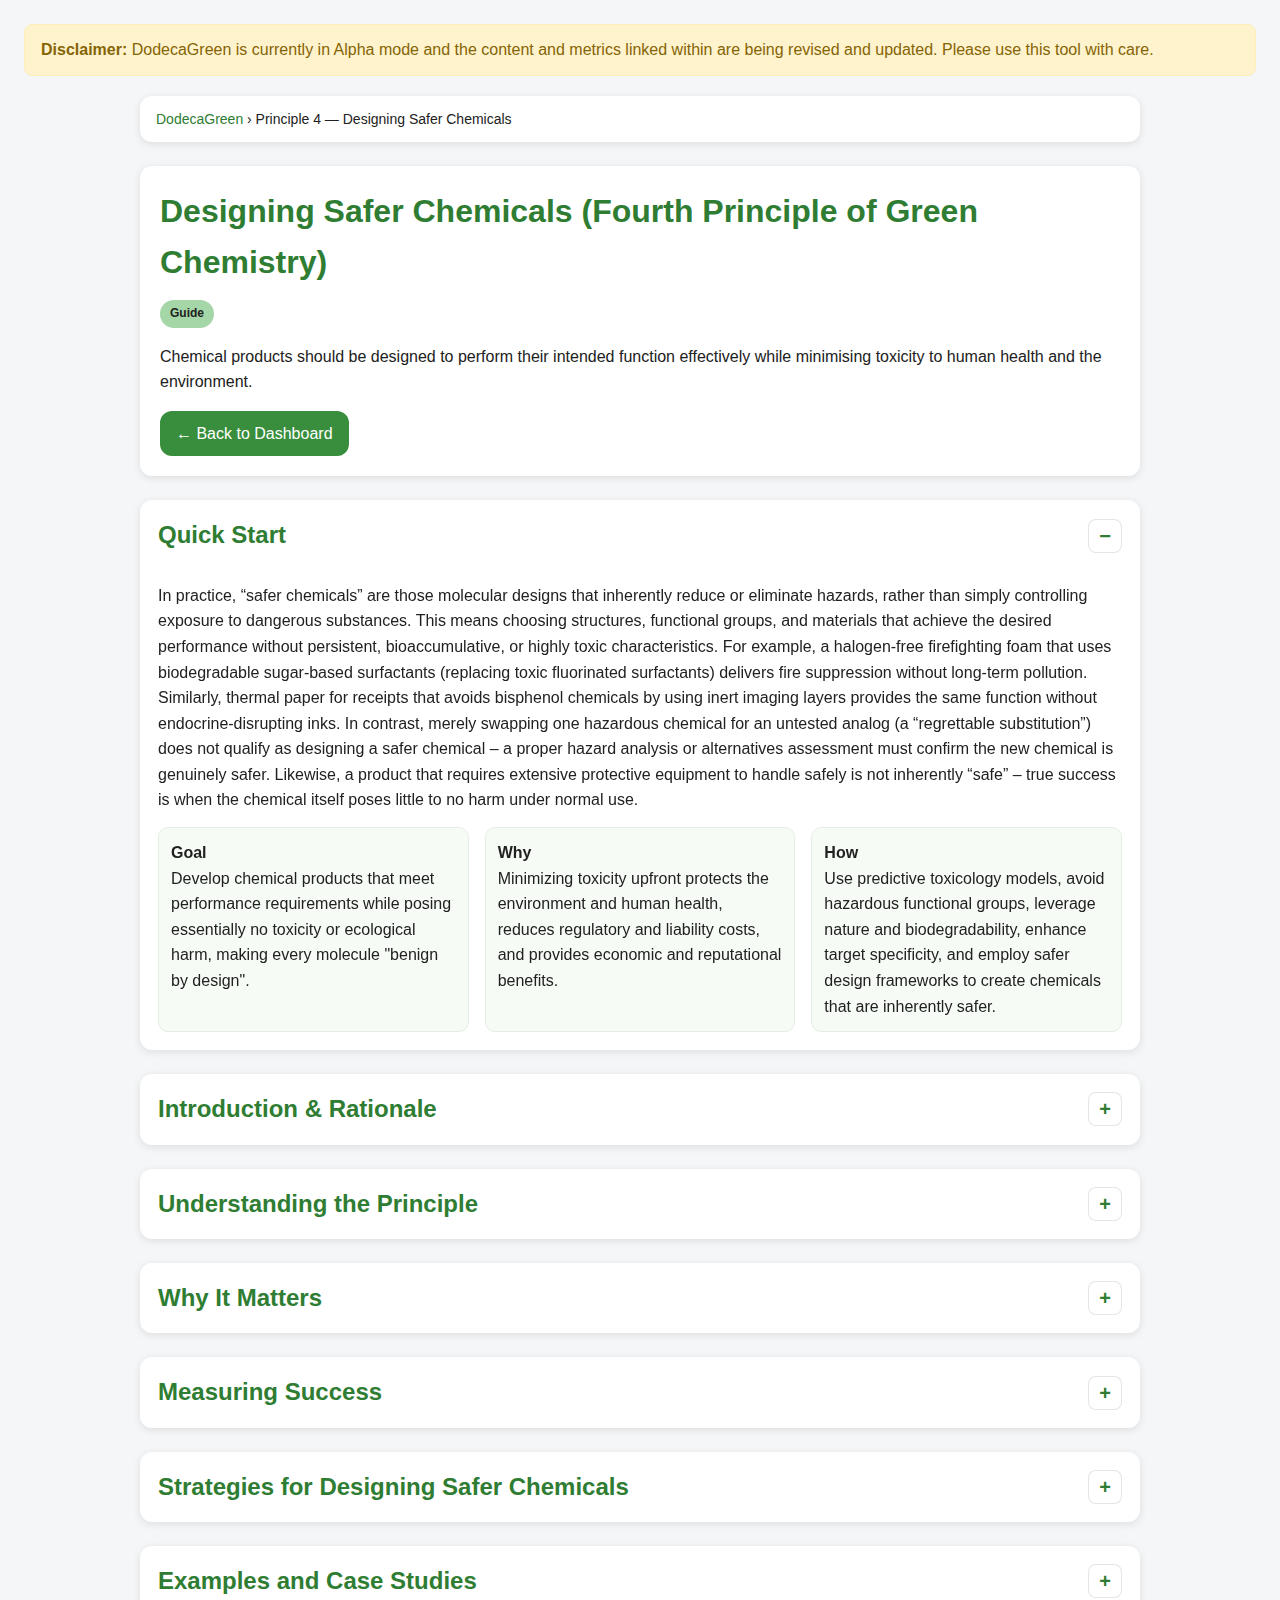
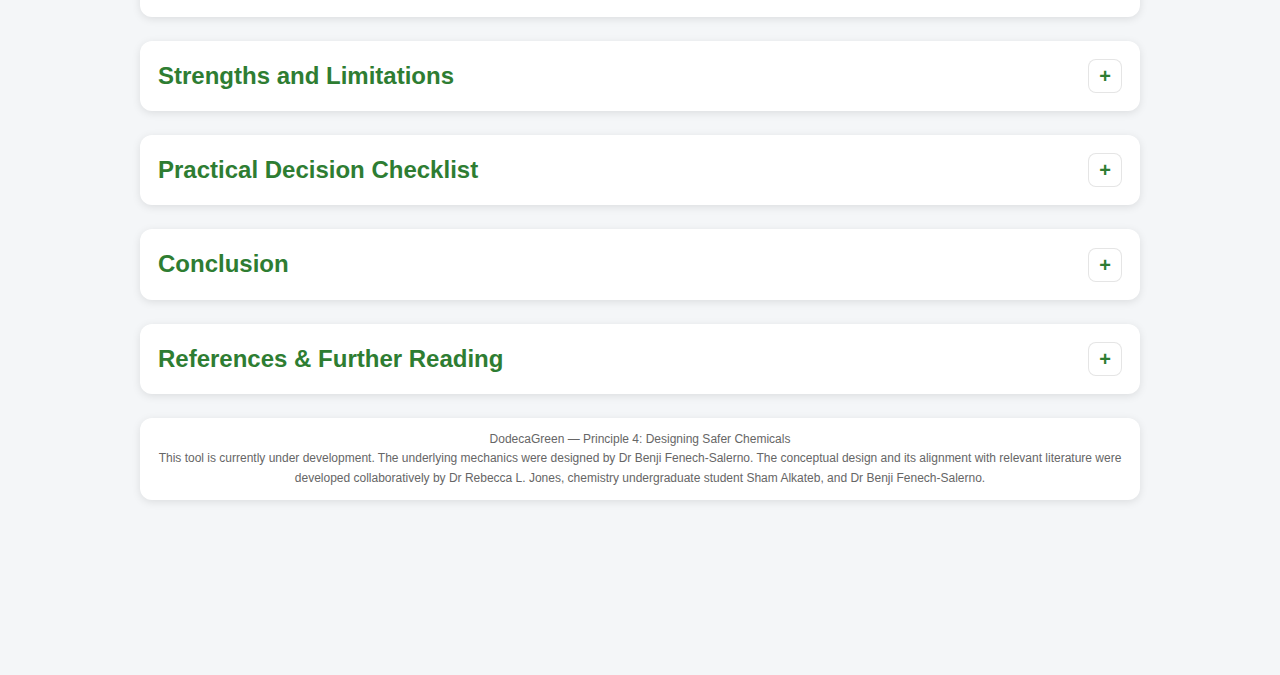
<file: 04_gc_safer_chemical_design.html>
<!DOCTYPE html>
<html lang="en">
<head>
  <meta charset="UTF-8" />
  <meta name="viewport" content="width=device-width, initial-scale=1.0" />
  <title>DodecaGreen · Principle 4 — Designing Safer Chemicals</title>
  <link rel="stylesheet" href="styles.css">
</head>
<body>

  <div style="background-color: #fff3cd; color: #856404; padding: 12px 16px; border: 1px solid #ffeeba; border-radius: 8px; margin-bottom: 20px; font-family: 'Segoe UI', Roboto, sans-serif;">
    <strong>Disclaimer:</strong> DodecaGreen is currently in Alpha mode and the content and metrics linked within are being revised and updated. Please use this tool with care.
</div>
  
  <div id="main-container">
    <div class="card breadcrumb">
      <a href="index.html">DodecaGreen</a> › Principle 4 — Designing Safer Chemicals
    </div>

    <header class="card" style="padding: 20px;">
      <div style="display: flex; justify-content: space-between; align-items: center; flex-wrap: wrap; gap: 12px;">
        <h1>Designing Safer Chemicals (Fourth Principle of Green Chemistry)</h1>
        <span class="badge">Guide</span>
      </div>
      <p>Chemical products should be designed to perform their intended function effectively while minimising toxicity to human health and the environment.</p>
      <a class="btn" href="index.html">← Back to Dashboard</a>
    </header>

    <section class="card collapsible open">
      <div class="collapsible-header"><h2>Quick Start</h2><div class="toggle-btn">−</div></div>
      <div class="collapsible-content section-body">
        <p>In practice, “safer chemicals” are those molecular designs that inherently reduce or eliminate hazards, rather than simply controlling exposure to dangerous substances. This means choosing structures, functional groups, and materials that achieve the desired performance without persistent, bioaccumulative, or highly toxic characteristics. For example, a halogen-free firefighting foam that uses biodegradable sugar-based surfactants (replacing toxic fluorinated surfactants) delivers fire suppression without long-term pollution. Similarly, thermal paper for receipts that avoids bisphenol chemicals by using inert imaging layers provides the same function without endocrine-disrupting inks. In contrast, merely swapping one hazardous chemical for an untested analog (a “regrettable substitution”) does not qualify as designing a safer chemical – a proper hazard analysis or alternatives assessment must confirm the new chemical is genuinely safer. Likewise, a product that requires extensive protective equipment to handle safely is not inherently “safe” – true success is when the chemical itself poses little to no harm under normal use.</p>
        <div class="kpi">
          <div class="item"><strong>Goal</strong><br/>Develop chemical products that meet performance requirements while posing essentially no toxicity or ecological harm, making every molecule "benign by design".</div>
          <div class="item"><strong>Why</strong><br/>Minimizing toxicity upfront protects the environment and human health, reduces regulatory and liability costs, and provides economic and reputational benefits.</div>
          <div class="item"><strong>How</strong><br/>Use predictive toxicology models, avoid hazardous functional groups, leverage nature and biodegradability, enhance target specificity, and employ safer design frameworks to create chemicals that are inherently safer.</div>
        </div>
      </div>
    </section>

    <section class="card collapsible">
      <div class="collapsible-header"><h2>Introduction & Rationale</h2><div class="toggle-btn">+</div></div>
      <div class="collapsible-content section-body">
        <p>The principle of Designing Safer Chemicals emerged in the 1990s as part of a broader shift from “pollution control” to pollution prevention at the molecular level. Traditional chemical design often prioritised performance and cost, leaving toxicity to be managed by warnings, personal protective equipment, and end-of-pipe treatment. This reactive approach led to notorious incidents (from DDT’s ecosystem collapse to toxic solvents and flame retardants building up in food chains) that made clear a new approach was needed. Green chemistry’s founders Paul Anastas and John Warner formalised this in 1998 with the Fourth Principle: “Chemical products should be designed to effect their desired function while minimising their toxicity.” This was a radical notion at the time – that chemists bear responsibility for a product’s intrinsic hazard, not just its functionality. It reframed toxicity as a design flaw rather than an inevitable side-effect.</p>
        <p>Historically, chemists received limited training in toxicology. The prevailing mindset separated “making molecules” from “assessing safety,” which was left to regulators and downstream toxicologists. Early green chemistry pioneers argued that this siloed mentality had to change. They pointed to successes in which reimagining a molecule’s structure eliminated hazards (for example, replacing a toxic additive with a benign alternative in manufacturing). Over time, regulators also began encouraging “inherently safer design.” The Pollution Prevention Act of 1990 in the US and similar policies globally signaled that preventing the creation of hazardous substances is preferable to cleaning them up later. This principle thus sits at the heart of green chemistry’s mission: it connects directly to human health and environmental stewardship, arguably encapsulating the spirit of benign by design.</p>
        <p>Formally, designing safer chemicals means thinking about toxicity and fate from the very start – at the drawing board. As Anastas et al. have emphasized, achieving this is challenging because it requires integrating multiple disciplines. A chemist must ask not only “Can I make this compound do X?” but also “What else might this compound do in living systems or the environment?” The introduction of tools like computational toxicology and high-throughput screening in recent decades (e.g. the Tox21 program) has made it more feasible to evaluate safety during design, rather than after a disaster occurs. This tutorial will explore how chemists can adopt this principle in practice – covering its conceptual basis, the mindset shift required, strategies and metrics for implementation, and real-world examples where safer design has paid off.</p>
      </div>
    </section>

    <section class="card collapsible">
      <div class="collapsible-header"><h2>Understanding the Principle</h2><div class="toggle-btn">+</div></div>
      <div class="collapsible-content section-body">
        <p>At its core, Designing Safer Chemicals is about moving from a reactive mindset to a preventive one. In conventional chemistry, one might develop the “best” product in terms of yield or performance, and only later address safety by adding warnings, treatment steps, or seeking substitutes after a problem arises. Green chemistry inverts that: a product’s hazard profile is considered a key design criterion, on equal footing with efficacy. This represents a fundamental mindset shift – chemists must view toxicity as a design parameter that can be engineered out, much like any undesirable property.</p>
        <p>Practically, this means comparing the new paradigm to the old: a traditional formulation might rely on a tried-and-true but toxic ingredient (e.g. a lead-based pigment giving brilliant colour but poisoning workers). A safer design approach would challenge: can we find a non-toxic dye or alter the material so pigment isn’t needed? The broader implications are profound. When we design molecules to be inherently safer, we reduce the burden on downstream controls (less need for expensive ventilation systems, hazmat suits, waste treatment) and minimise risk at its source. It also forces innovation – chemists might discover novel mechanisms or materials in the quest for safety. As Dr. Nicholas D. Anastas (EPA) noted, minimizing toxicity while maintaining function “may be one of the most challenging aspects” of chemical design and demands understanding principles of toxicology and environmental science alongside chemistry. This holistic thinking drives a more trans-disciplinary approach to chemistry, breaking down the notion that toxicity is “someone else’s job.”</p>
        <p>A telling example is the use of halogens in chemistry. For decades, adding chlorine or bromine to molecules was a go-to strategy to enhance stability and performance (from pesticides to plastics). Conventional wisdom embraced these “sturdy” molecules, even as evidence of their persistence and bioaccumulative toxicity mounted. The safer design mindset asks us to question such default choices. As one green chemistry expert observed, chemists long added halogens because they helped materials endure – but now we know persistence is often environmentally detrimental. The success of a non-halogenated flame retardant foam by Solberg Co. dramatically illustrates this: it delivered the same fire-fighting function with none of the lasting toxic legacy. Their work proved that “a desired chemical function in a commercial product can be delivered in a variety of ways… with high performance, low cost, and greater environmental benefit.” In essence, designing safer chemicals often requires a creative re-think of how we achieve function – and it shows that hazard reduction can go hand-in-hand with efficacy.</p>
      </div>
    </section>

    <section class="card collapsible">
      <div class="collapsible-header"><h2>Why It Matters</h2><div class="toggle-btn">+</div></div>
      <div class="collapsible-content section-body">
        <p><strong>Environmental Impact:</strong> Reducing Pollution and Persistence. By ensuring chemicals are inherently low in toxicity and easily degraded, we prevent them from accumulating in ecosystems. Green chemical design means fewer poisonous emissions during production and use, and products that break down into innocuous substances after their useful life. This mitigates long-term issues like bioaccumulation in wildlife (e.g. safer alternatives to DDT or PCBs have helped species recovery) and minimizes contamination of soil and water. Overall, ecosystems suffer less disruption, and the risk of issues such as biomagnification in food chains or creation of “dead zones” is greatly lowered.</p>
        <p><strong>Human Health:</strong> Safer Products and Workplaces. Inherently safer chemicals translate to cleaner air and water and healthier lives. Consumers using products made of safer ingredients face lower exposure to carcinogens, allergens, or hormone disruptors – for instance, BPA-free plastics designed to be non-leaching protect endocrine health. Workers in labs and factories benefit too: if processes involve only benign substances, there are fewer toxic fumes and accidents, and less need for burdensome protective measures. The result is a reduction in occupational diseases (like solvent-induced neuropathies or cancers) and improved community safety (fewer hazardous emissions or spills). In short, designing out toxicity at the source prevents health hazards rather than having to treat them later.</p>
        <p><strong>Economic Benefit:</strong> Efficiency and Cost Savings. Safer chemical design often yields economic advantages over the full product life cycle. Companies save on costs associated with hazardous waste disposal, emission controls, and regulatory compliance (permits, reporting) because there’s simply less hazard to manage. Production can be streamlined without special containment or cleanup steps for toxic intermediates, improving efficiency and throughput. Moreover, products considered “green” or safe can command a market premium and earn consumer trust, potentially increasing sales. Businesses also avoid the downstream costs of liability – fewer lawsuits or remediation projects – and are less impacted by volatility in the availability of hazardous raw materials (which might be subject to bans or strict transport rules). In essence, preventing harm is cheaper than paying for harm, aligning safety with profit.</p>
        <p><strong>Safety & Regulation:</strong> Future-Proofing and Compliance. Regulatory trends worldwide continue to restrict or ban hazardous chemicals (e.g. EU REACH SVHC list, US TSCA updates). By designing chemicals to be safe from the start, manufacturers stay ahead of these rules and avoid the disruption of reformulating products later. A safer chemical is less likely to face recalls or market withdrawal. Additionally, inherently safer chemicals reduce accident risks – for example, using a non-volatile, non-flammable solvent eliminates the possibility of explosions or fires in a plant. This ties into Principle 12 (inherently safer for accident prevention), showing the overlap: a benign chemical lowers both chronic health risks and acute safety hazards. Finally, regulators and certifiers increasingly recognize safer design with labels and fast-tracks (EPA’s Safer Choice label, GreenScreen benchmarks, etc.), which can ease a product’s entry to market. Embracing this principle makes navigating the regulatory landscape more straightforward and turns compliance into a selling point rather than a hurdle.</p>
      </div>
    </section>

    <section class="card collapsible">
      <div class="collapsible-header"><h2>Measuring Success</h2><div class="toggle-btn">+</div></div>
      <div class="collapsible-content section-body">
        <p>How do we know if a new chemical design is truly “safer”? Measurable criteria and frameworks are essential to evaluate success. One key approach is hazard comparison across standard endpoints. Toxicologists define a range of health and environmental endpoints – acute toxicity (how poisonous in short-term exposure), chronic toxicity (long-term effects like cancer or reproductive harm), ecotoxicity (harm to aquatic or soil organisms), flammability, reactivity, persistence (resistance to degradation), bioaccumulation potential, etc.. A successful safer chemical will show low hazard ratings in these categories. Tools like the GreenScreen® for Safer Chemicals formalise this by scoring a chemical on ~20 endpoints from “very low” to “very high” hazard, and then assigning an overall Benchmark score (1 through 4). A Benchmark 4 indicates the chemical is of lowest concern (no significant hazards identified), whereas Benchmark 1 flags a chemical of high concern (e.g. a known carcinogen or PBT substance). Using such systems, chemists can quantitatively compare a new molecule against incumbent ones: success means a higher benchmark (safer profile) without sacrificing function.</p>
        <p>Another metric commonly used is LD₅₀/LC₅₀ values – the median lethal dose or concentration causing death in test organisms. Safer chemical design aims for a high LD₅₀ (low toxicity) in lab tests, ideally so high that the material falls outside hazardous classification for acute toxicity. Similarly, ecotoxicological measures like EC₅₀ (for algae growth inhibition or fish mortality) should indicate minimal environmental impact (e.g. above threshold concentrations). If the new chemical has, for instance, an LC₅₀ for fish in the milligrams-per-litre range while the old one was in the micrograms-per-litre, that’s a clear improvement in safety margin. Regulatory hazard categories (such as GHS categories) provide benchmarks: a truly “safer” chemical might not require any hazard pictograms on its label (no skull-and-crossbones or health hazard symbol) because it doesn’t meet the criteria for toxicity, flammability, etc.. Achieving that status is a concrete measure of success.</p>
        <p>Persistence and bioaccumulation metrics are also critical. A design is safer if the chemical does not persist in the environment or build up in organisms. Quantitatively, one can look at half-life in environmental media (water, soil) – a safer chemical might have a half-life of days instead of years. Likewise, the octanol-water partition coefficient (log Pₒw) and bioconcentration factor (BCF) indicate bioaccumulative potential; safer chemicals often have a moderate log P (too low to accumulate in fatty tissues significantly, but not so low as to be too persistent in water) and BCF values below regulatory concern thresholds. For example, a new molecule with BCF < 100 is far less likely to biomagnify than one with BCF ~5000. Many regulations designate substances as PBT (Persistent, Bioaccumulative, Toxic) if they exceed certain persistence and BCF values – avoiding those cutoffs is a tangible measure of success.</p>
        <p>Beyond intrinsic hazard metrics, performance-based metrics can indicate safety improvements indirectly. If a safer designed chemical is more efficient (e.g. a catalyst that allows a reaction at lower temperature and generates less waste), one can use green chemistry metrics like the E-Factor or Process Mass Intensity (PMI) to show overall environmental gain (though these mainly address waste, not toxicity). However, specific toxicity metrics have been developed too. For instance, the concept of “HTPI” (Hazard Toxicity Potential Index) might combine multiple hazard scores into a single index for comparison. A reduction in HTPI or similar index from the old chemical to the new alternative would quantify success. In design for safer pharmaceuticals, metrics like therapeutic index (ratio of effective dose to toxic dose) are considered – a wider therapeutic index indicates a safer drug. For an industrial chemical, one might track the number of hazard phrases applicable: fewer hazard statements in the Safety Data Sheet (SDS) means a safer profile.</p>
        <p>Frameworks like the EPA’s Safer Choice program also provide qualitative checkpoints. A chemical that meets Safer Choice criteria for its functional class (cleaning agents, solvents, etc.) is considered a benchmark of safety – these criteria often set limits on toxicity endpoints (e.g. must not be classified as irritant, must be readily biodegradable, etc.). Achieving Safer Choice certification or similar ecolabels can thus be a measure of success in itself. Another emerging approach is life-cycle assessment (LCA) with toxicity impact categories: here, one measures the potential human toxicity and eco-toxicity impact of a chemical throughout its life cycle (often using modeling software and databases). If a new design shows, say, a 90% reduction in “potential DALYs lost” or “ecosystem toxic load” compared to the status quo, that is compelling evidence of success.</p>
        <p>It’s important to measure both hazard and exposure considerations. While the principle focuses on minimizing hazard, sometimes a new design also reduces exposure potential (for example, by being solid instead of volatile liquid, it can’t be inhaled easily – this is inherently safer in use). Thus, evaluating how a chemical is used – and whether the new design lowers the chance or severity of exposure – is part of assessing success. In summary, success in designing safer chemicals can be measured by a combination of qualitative benchmarks (meeting defined safety criteria or categories) and quantitative metrics (toxicity values, hazard indices, life-cycle impact scores), all indicating a substantial reduction in risk to people and the planet from the chemical in question.</p>
      </div>
    </section>

    <section class="card collapsible">
      <div class="collapsible-header"><h2>Strategies for Designing Safer Chemicals</h2><div class="toggle-btn">+</div></div>
      <div class="collapsible-content section-body">
        <p>1. <strong>Prioritise Hazard from the Outset:</strong> Embed “green toxicology” into the design process. Before you even synthesize a molecule, consider its potential hazard profile as a key performance indicator. Use computational toxicology tools (QSAR models, read-across from analogues, etc.) to screen candidate structures for red flags (mutagenicity, endocrine activity, etc.). By prioritising hazard early, chemists can eliminate risky candidates and tweak molecular features to avoid problems. This might mean, for instance, avoiding certain functional groups known as structural alerts (like aniline moieties that often signal toxicity) or choosing building blocks with established safety (e.g. using a food-grade additive as a starting material). The goal is to treat hazard reduction as a design objective, not an afterthought.</p>
        <p>2. <strong>Collaborate with Toxicologists:</strong> Designing safer chemicals is a team sport. Engage toxicologists, environmental scientists, and health experts during the molecule design and development stages. A toxicologist can help interpret predictive assays or suggest which molecular features might cause bioactivity in the body. For example, they might warn that a certain lipophilic side chain could enable bioaccumulation or that a planar ring system could intercalate with DNA. This interdisciplinary dialogue can guide chemists to modify structures in ways that maintain efficacy but drop toxicity. Training in basic toxicology for chemists (and vice versa, basic chemistry for toxicologists) is also invaluable – it builds a common language. As the EPA’s Nicholas Anastas quipped, bridging chemistry and toxicology is challenging but critical to “a truly holistic and trans-disciplinary” approach for safer design.</p>
        <p>3. <strong>Avoid Persistent and Bioaccumulative Designs:</strong> Aim for molecules that don’t last forever. If a chemical’s function doesn’t require extreme stability, design it to degrade after use (Principle 10 synergy). Avoid excessive halogenation or structures that environmental microbes find unappetising. Instead, incorporate cleavable linkages or use naturally occurring molecular motifs that biodegrade. Likewise, to prevent bioaccumulation, keep an eye on log P (partition coefficient). Very high hydrophobicity often leads to fat solubility and buildup in organisms. Strategies like adding polar functional groups or biodegradable polar end-caps can reduce a molecule’s tendency to bioconcentrate. A classic example is replacing long-chain non-biodegradable surfactants (like nonylphenol ethoxylates) with inherently biodegradable ones (like sugar-based alkyl polyglucosides). The safer surfactants do the same job in cleaning products but break down rapidly and don’t magnify up the food chain. By consciously designing for finite environmental life and limited bioaccumulation, chemists ensure their product won’t become a legacy pollutant.</p>
        <p>4. <strong>Minimise Reactive Hazard (Less “Bang”):</strong> Inherently safer also means more stable and controlled. Many chemicals are hazardous because they are too reactive (explosive, flammable, or prone to forming harmful reactive metabolites in the body). A safer chemical design will consider stability vs. reactivity carefully. For instance, if a certain reactive functional group is only needed transiently, can it be generated in situ or replaced by a milder alternative? Could a compound be designed in a less dangerous physical form (e.g. a liquid formulation instead of a fine powder to reduce flammability)? In pharmaceuticals, avoiding functional groups that metabolize into reactive intermediates (like aromatic amines that form nitroso species) is a safer-by-design tactic. Essentially, prefer molecules that are selectively reactive (only where you want them to be) and otherwise stable. This reduces unintended interactions – with oxygen (preventing peroxides), with light (preventing phototoxicity), or with biological molecules (preventing side effects). Sometimes, adding a stabilising substituent or using a polymer-bound form of a chemical can drastically cut its inherent risk of dangerous reactions.</p>
        <p>5. <strong>Use Safer Solvent Systems and Auxiliaries:</strong> Support your chemistry with benign partners. While this principle (#4) is about the product itself, the design process should also include the choice of reaction media and auxiliaries (tie-in with Principle 5). Often, a “safe” molecule can be undermined if produced or applied with hazardous solvents, catalysts, or additives. Wherever possible, design your synthesis and formulation to use green solvents (water, ethanol, supercritical CO₂, etc.) instead of toxic ones (benzene, dichloromethane). Similarly, opt for catalysts that are not toxic heavy metals or ensure they are tightly immobilised to prevent leaching. In product formulation, if your safe active ingredient traditionally would be delivered in a harmful carrier (say, a pesticide in a petroleum solvent), innovate a safer delivery method (like a water-based emulsion). These choices ensure the overall chemical product – active plus all its components – is safer for users and the environment. Moreover, using safer processing chemicals reduces the chance of contamination with toxic impurities.</p>
        <p>6. <strong>Implement “Checkpoints” via Alternatives Assessment:</strong> Continuously compare against the status quo. Throughout development, perform mini alternatives assessments: compare your candidate molecule with the ones it aims to replace (or other candidates) on all hazard endpoints. This systematic comparison can be guided by frameworks such as the US EPA’s Alternatives Assessment criteria or GreenScreen. By doing so, you guard against swapping one problem for another. For example, if you remove a carcinogenic ingredient but the substitute has high aquatic toxicity, the assessment would flag that trade-off. An iterative approach – design, assess, refine – will lead to a final choice that truly outperforms existing options in safety. Publish or consult these assessments to ensure transparency and confidence in the chosen chemical. A checklist of hazard endpoints (carcinogenicity, mutagenicity, reproductive toxicity, etc.) can be scored for each option. The safest design will have “no” or “low” across the board. Only proceed to commercialisation when you can confirm that no significant new hazards are introduced by your design. This strategy institutionalises the principle’s ethos: always ask “Is there a safer way?” and verify it.</p>
        <p>7. <strong>Optimize for Efficacy at Minimal Dose:</strong> Less is more (safe). A chemical can be made safer not just by lowering its intrinsic hazard per exposure, but also by requiring a much smaller exposure for the same effect. This is especially relevant for chemicals like drugs, pesticides, or additives. By increasing potency or efficiency, you can use tiny amounts to achieve the goal, which inherently reduces the risk (the dose makes the poison). For instance, a highly efficient catalyst present at 0.01% in a process is far safer in practice than a less active one at 5%, even if their hazard per se is similar. Similarly, a pesticide that only needs one application at 50 g/ha instead of multiple applications totaling 500 g/ha results in far less environmental loading. Therefore, during design, look for ways to boost activity or selectivity so that the minimum effective concentration is as low as possible. This might mean tweaking the molecular structure for better binding to a target (in pharmaceuticals) or better surface activity (in surfactants), etc. Combined with low inherent toxicity, high efficacy ensures that any residual risk is as small as it can be – a double win for safety.</p>
        <p>8. <strong>Plan for End-of-Life Benignness:</strong> Think beyond use – what happens after? A truly safer chemical is not only safe during its intended use but also in its afterlife. Consider what will happen when the product is disposed of: Will it go down the drain, into a landfill, or get incinerated? Design the chemical so that whatever its fate, it doesn’t create a hazard. For biodegradable chemicals, ensure the breakdown products are non-toxic (sometimes a molecule is safe but its metabolite is not – plan for that!). If incineration is likely, avoid elements that form toxic combustion by-products (e.g. chlorine can lead to dioxins in combustion – a safer design might use a sulfone or other functionality to avoid chlorine). If recycling or reuse is an option, design molecules or materials that can be easily reclaimed without releasing toxins. For example, in plastics, developing phthalate-free, non-toxic plasticizers means that when PVC medical devices are eventually discarded or recycled, no harmful DEHP leaches out. By integrating end-of-life considerations, chemists ensure the principle of safety extends through the chemical’s full life cycle, preventing problems like toxic landfill leachate or bioaccumulative ash from incineration. This strategy closes the loop: a chemical that is safe by design from birth to death exemplifies the Fourth Principle in action.</p>
      </div>
    </section>

    <section class="card collapsible">
      <div class="collapsible-header"><h2>Examples and Case Studies</h2><div class="toggle-btn">+</div></div>
      <div class="collapsible-content section-body">
        <h3>Case Study 1: Non-Fluorinated Firefighting Foam (Replacing PFAS in Fire Suppressants)</h3>
        <p><strong>Problem:</strong> Aqueous film-forming foams (AFFFs) used for firefighting (at airports, military bases, etc.) traditionally contained PFAS (per- and polyfluoroalkyl substances) as surfactants. PFAS are highly effective in quenching fires but are persistent “forever chemicals” that bioaccumulate and have been linked to cancer and endocrine disruption. Legacy foams (with long-chain fluorosurfactants) contaminated groundwater worldwide, prompting urgent demand for a safer alternative.</p>
        <p><strong>Solution:</strong> In 2014, the Solberg Company developed a halogen-free “Re-Healing” foam, using a blend of biobased surfactants and carbohydrates. Instead of fluorinated compounds, the new formula includes sugar-derived surfactants (alkyl polyglucosides, alkyl sulfates from plant oils) and natural polysaccharides. These ingredients are not persistent; in fact, the foam is designed to biodegrade completely within ~6 weeks. The formulation still achieves the film-forming action needed to smother fires and meets international performance standards for firefighting.</p>
        <p><strong>Outcome:</strong> The fluorine-free foam performed as well as or better than its PFAS-based predecessors in fire suppression tests, without the long-term environmental and health liabilities. It won a Presidential Green Chemistry Challenge Award for Designing Safer Chemicals in 2014. Importantly, this case proved that one could maintain critical performance (firefighting effectiveness) while eliminating a major hazard. The innovation also pre-empted regulatory pressures – many jurisdictions are now banning PFAS in firefighting foams, and Solberg’s product was ready as a drop-in replacement. This safer chemical design is preventing future contamination and showing industries that re-thinking molecular design (even for high-stakes applications like firefighting) can yield solutions that are both safe and effective.</p>
        <h3>Case Study 2: BPA-Free Thermal Paper for Receipts</h3>
        <p><strong>Problem:</strong> Thermal receipt paper often used Bisphenol A (BPA) or its analogues (like BPS) as a heat-sensitive developer. BPA is a known endocrine disruptor that can be absorbed through skin in small amounts when people handle receipts, contributing to human exposure. Even BPA-free labeled receipts sometimes just swapped in BPS, which has similar toxicity concerns. This is a textbook case of a regrettable substitution. The challenge was to find a way to produce receipts without any phenolic developers.</p>
        <p><strong>Solution:</strong> Engineers and chemists designed alternative thermal paper technologies that eliminate phenols entirely. One approach uses a special coating that deepens in colour with heat via physical or encapsulated dye mechanisms rather than a chemical developer. For example, one solution embeds microcapsules of dye and developer that react within the paper matrix (using benign compounds) or leverages leuco dye technology activated by a safer acid. Another innovation uses proprietary vitamin C-based compounds as the heat-reactive layer – vitamin C (ascorbate) is far less harmful than BPA. Some companies have even turned to digital proofs or alternative printing tech for receipts to avoid the chemistry altogether.</p>
        <p><strong>Outcome:</strong> These new non-bisphenol thermal papers perform just like conventional receipts – they change color to display text when heated by the printer – but contain no BPA or BPS. They have been adopted by major retailers and confirmed via testing to have minimal estrogenic activity (if any). From a design perspective, this case study highlights avoiding a whole class of problematic chemicals and finding a novel mechanism to achieve the same functionality. The result is safer for consumers (cashiers and shoppers no longer get smeared with endocrine disruptors) and for recycling streams (paper mills don’t end up with BPA-laced wastewater). It underscores how re-designing a product at the chemical level – in this case, rethinking how thermal imaging works – can remove a significant health hazard from daily life.</p>
        <h3>Case Study 3: Citrate Plasticizers in Medical Devices (Replacing DEHP)</h3>
        <p><strong>Problem:</strong> Polyvinyl chloride (PVC) plastics, used in medical devices like IV bags and tubing, are often made flexible by DEHP (di-2-ethylhexyl phthalate). DEHP, however, can leach into liquids in contact and is a reproductive and developmental toxicant (linked to hormonal effects in infants). Neonatal intensive care units were identified as high-risk areas due to DEHP leaching from medical equipment. The goal: find a plasticizer that could soften PVC similarly but without DEHP’s toxicity and bioaccumulation issues.</p>
        <p><strong>Solution:</strong> Extensive R&D identified certain citrate ester molecules as effective alternative plasticizers. One such example is acetyl tributyl citrate (ATBC), a citric acid derivative. Citrates are naturally based (citric acid is found in citrus fruits) and tend to be much less toxic – they are even used in foods and cosmetics. ATBC and related citrates have suitable physicochemical properties: high boiling point (non-volatile), good compatibility with PVC, and they impart flexibility comparable to DEHP. Importantly, toxicological testing shows these citrate plasticizers have no significant endocrine activity or carcinogenicity, and they are readily metabolised if ingested. Their acute toxicity is low (oral LD₅₀ values in rats are very high, indicating low toxicity).</p>
        <p><strong>Outcome:</strong> Many medical device manufacturers successfully transitioned to DEHP-free, citrate-plasticized PVC for products like blood bags, IV tubing, and dialysis equipment. Patients (especially infants) exposed to these devices have significantly lower phthalate exposure, alleviating concerns about developmental impacts. The citrate substitutes are considered biocompatible and safe, with regulatory bodies approving their use in medical contexts. This case demonstrates designing safer chemicals by molecular substitution: taking a problematic molecule (phthalate) and identifying a different molecule (citrate) that fulfills the same role (imparting flexibility) but with a far safer profile. It wasn’t trivial – the team had to ensure stability, compatibility, and longevity of the citrate plasticizers – but it showcases that greener, healthier alternatives can be found for even well-entrenched hazardous chemicals. The success has ripple effects: beyond healthcare, citrate plasticizers are now used in toys, food packaging, and other products, broadening the impact of this safer chemical design.</p>
      </div>
    </section>

    <section class="card collapsible">
      <div class="collapsible-header"><h2>Strengths and Limitations</h2><div class="toggle-btn">+</div></div>
      <div class="collapsible-content section-body">
        <h3>Strengths/Advantages:</h3>
        <ul>
          <li><strong>Proactive Risk Elimination:</strong> Designing safer chemicals tackles problems at the source, before they manifest. This dramatically reduces downstream risks – there’s no need for elaborate waste treatment or exposure controls if the chemical isn’t hazardous in the first place. It’s the ultimate form of pollution prevention, benefiting health and environment preemptively.</li>
          <li><strong>Integrated Innovation:</strong> The principle drives chemists to be more creative and interdisciplinary, often leading to technological breakthroughs (like the new firefighting foam or novel catalysts) that not only are safer but can perform better or open new markets. Safety by design can thus correlate with improved performance and new business opportunities, as seen when safer products appeal to eco-conscious consumers or meet emerging regulations ahead of competitors.</li>
          <li><strong>Regulatory and Public Acceptance:</strong> Chemicals designed to be safe have a smoother path through regulatory approval and often gain public trust more readily. There are fewer liabilities and recall worries. Companies implementing this principle can earn certifications (Safer Choice, GreenScreen benchmarks) that enhance brand value. Essentially, it future-proofs products against the tightening of safety standards.</li>
          <li><strong>Efficiency and Cost Savings:</strong> In many cases, a safer chemical design coincides with simplification of processes – e.g. using less toxic reagents can reduce side reactions and waste. Over time, this yields economic gains (less hazardous waste disposal, lower insurance and safety compliance costs, etc.). Also, eliminating highly hazardous steps can streamline production and reduce downtime related to safety incidents.</li>
          <li><strong>Holistic Environmental Benefit:</strong> Safer chemicals typically carry ancillary green benefits: they tend to be more biodegradable (less persistence), use renewable feedstocks (like plant-derived components), or require milder conditions. Thus, implementing this principle often synergises with other green chemistry principles (less energy usage, renewable resources, etc.), amplifying the overall sustainability profile of the chemical or process.</li>
        </ul>
        <h3>Limitations/Challenges:</h3>
        <ul>
          <li><strong>Knowledge Gaps:</strong> Predicting toxicity and environmental fate is complex. We don’t always have complete data or understanding of what molecular features cause every type of hazard. A design might appear safe based on current knowledge, only for later studies to reveal an unexpected effect (e.g. a metabolite that is toxic). The uncertainty in toxicological prediction means chemists must sometimes make best guesses, and there’s a risk of unforeseen issues. Filling these knowledge gaps requires time, testing, and sometimes animal studies or new assay development.</li>
          <li><strong>Trade-offs and Compromises:</strong> Achieving the ideal “fully effective yet non-toxic” chemical can involve tough trade-offs. A safer alternative may initially be less effective or more expensive than the hazardous incumbent. For example, early halogen-free flame retardants were not as efficient, requiring higher loadings. Similarly, a benign solvent might not dissolve reagents as well as a toxic one. Chemists often must iterate to balance safety with performance, and in some cases a minor hazard might have to be tolerated for critical functionality (with mitigation measures) if no fully safe alternative is feasible.</li>
          <li><strong>Economic and Development Hurdles:</strong> Redesigning chemicals can incur significant R&D costs and time. An existing process using a hazardous chemical may be well-optimized; switching to a new safer chemical might require retooling equipment, re-certification, or overcoming patents – all posing economic barriers. Smaller companies in particular may lack resources to invest in safer redesign, especially if the return on investment isn’t immediate. In markets where regulation doesn’t force the change, the incentive can be weak unless customers demand it. Thus, adoption of safer designs can be slow without external drivers.</li>
          <li><strong>Performance Limitations in Certain Applications:</strong> Some applications genuinely push materials to extremes (think aerospace, deep-sea drilling, potent drugs for critical illnesses). In a few cases, the safest chemicals that meet those extreme needs might still have some hazard (for instance, a life-saving cancer drug may have toxic side effects – its function justifies the risk). Inherently safe options may not always exist for every scenario with current science. This principle can be challenging to apply when the chemical’s purpose is to be biologically active (pesticides, pharmaceuticals) – you are designing a substance intended to harm a target organism, so complete harmlessness to everything else is a high bar. It requires very fine targeting, which may not always be achievable.</li>
          <li><strong>Need for Cultural Shift and Training:</strong> Implementing this principle isn’t just technical, it’s cultural. Many chemists were trained focusing on yield and cost, with safety considered later. Adopting a “safety first” design approach requires retraining and a mindset change across industry and academia. This can be slow. If management or stakeholders are not convinced, green chemistry efforts can be siloed or deprioritised. Overcoming inertia and the “this is how we’ve always done it” mentality is a non-trivial challenge.</li>
        </ul>
      </div>
    </section>

    <section class="card collapsible">
      <div class="collapsible-header"><h2>Practical Decision Checklist</h2><div class="toggle-btn">+</div></div>
      <div class="collapsible-content section-body">
        <p>Use this quick checklist during chemical design and development to ensure alignment with Principle 4 – answer Yes (✔) or No (✘):</p>
        <ul class="checklist" id="waste-checklist">
          <li>
            <label>
              <input type="checkbox">
              <span class="box" aria-hidden="true"></span>
              <span class="txt">Have all potential hazards been evaluated? – Have you reviewed toxicity data (acute, chronic, ecological) for the proposed chemical or close analogues, or run predictive models to flag any concerns? (✔/✘)</span>
            </label>
          </li>
          <li>
            <label>
              <input type="checkbox">
              <span class="box" aria-hidden="true"></span>
              <span class="txt">Does the molecule avoid known toxicophore groups? – On examining the structure, are there any functional groups or substructures with established high hazard (carcinogenic, bioaccumulative, etc.)? Ideally none. (✔/✘)</span>
            </label>
          </li>
          <li>
            <label>
              <input type="checkbox">
              <span class="box" aria-hidden="true"></span>
              <span class="txt">Is the chemical effective at minimal dosage or concentration? – Will the product achieve its function with a small amount, limiting exposure and waste? (✔/✘)</span>
            </label>
          </li>
          <li>
            <label>
              <input type="checkbox">
              <span class="box" aria-hidden="true"></span>
              <span class="txt">Is the chemical’s persistence appropriate? – Will it break down into harmless products after use (or be easily recycled), rather than persist and accumulate in the environment? (✔/✘)</span>
            </label>
          </li>
          <li>
            <label>
              <input type="checkbox">
              <span class="box" aria-hidden="true"></span>
              <span class="txt">Have safer alternatives been considered and compared? – Did you perform an alternatives assessment to confirm this design is genuinely safer than other options (no regrettable substitution)? (✔/✘)</span>
            </label>
          </li>
          <li>
            <label>
              <input type="checkbox">
              <span class="box" aria-hidden="true"></span>
              <span class="txt">Could any auxiliary materials be a weak link? – Are the solvents, catalysts, or additives used in manufacturing or formulation also safe and green? (The whole product system should be considered.) (✔/✘)</span>
            </label>
          </li>
          <li>
            <label>
              <input type="checkbox">
              <span class="box" aria-hidden="true"></span>
              <span class="txt">Does the design mitigate accident potential? – Is the chemical low in flammability/reactivity, or have you chosen a form that minimises explosion or leak risks (e.g. solid vs gas)? (✔/✘)</span>
            </label>
          </li>
          <li>
            <label>
              <input type="checkbox">
              <span class="box" aria-hidden="true"></span>
              <span class="txt">Would this chemical require special handling or PPE? – If a substance still needs extreme precautions to handle, it might not be truly “safer by design.” Ideally, routine use should be safe with minimal protective measures. (✔/✘)</span>
            </label>
          </li>
        </ul>
      </div>
    </section>

    <section class="card collapsible">
      <div class="collapsible-header"><h2>Conclusion</h2><div class="toggle-btn">+</div></div>
      <div class="collapsible-content section-body">
        <p>Designing safer chemicals is both a guiding vision and a practical toolbox for chemists committed to sustainability. As we have explored, this Fourth Principle of Green Chemistry challenges us to reimagine the molecules we create, so that hazard is not an inevitable by-product but rather a parameter we consciously dial down or eliminate. The importance of this principle cannot be overstated: it directly addresses the well-being of living systems and the environment at the molecular level, aligning chemistry with health and safety from the very start. By implementing the strategies and considerations outlined here – from integrating toxicological insight in design, to leveraging metrics like GreenScreen benchmarks and LD₅₀ values as yardsticks – chemists can systematically steer innovation toward benign outcomes. The case studies of the fluorine-free firefighting foam, non-bisphenol receipts, and citrate plasticizers demonstrate that safer alternatives are achievable and often come with co-benefits of improved performance or reduced costs in the long run. They serve as real-world proof that “benign by design” is not just an idealistic slogan, but a working reality in labs and industries today.</p>
        <p>Moving forward, the continued evolution of tools (such as high-throughput screening assays and computational models from programs like Tox21) will further empower the design of safer chemicals, making it easier to predict and verify safety as part of R&D. Perhaps most importantly, the mindset this principle instills – that chemists are stewards of a chemical’s impacts from cradle to grave – fosters a culture of responsibility and innovation. When every chemist routinely asks, “Is there a way to make this molecule less hazardous and still do the job?”, the cumulative impact is enormous: less pollution, healthier ecosystems, safer workplaces, and products that don’t harm their users or future generations. In conclusion, the Fourth Principle operationalises the adage that an ounce of prevention is worth a pound of cure. By designing chemicals right the first time (prevention), we avoid the far greater effort and harm of trying to contain or cure the problems of toxic substances later. Embracing this principle is a win-win – it is good science and good sense, paving the way to a more sustainable and ethically responsible chemical enterprise. The metrics and case studies highlighted herein show that we can measure our progress and celebrate tangible successes on this green chemistry journey. It’s an ongoing process of improvement, but each safer chemical designed is a building block toward a future where chemistry is synonymous not with threat, but with safety and benefit for all.</p>
      </div>
    </section>

    <section class="card collapsible">
      <div class="collapsible-header"><h2>References & Further Reading</h2><div class="toggle-btn">+</div></div>
      <div class="collapsible-content section-body">
        <ol>
          <li>J. B. Zimmerman and P. T. Anastas, <em>Science</em>, 2015, <strong>347</strong>, 215. DOI: 10.1126/science.aaa6736.</li>
          <li>T. T. Schug et al., <em>Green Chem.</em>, 2013, <strong>15</strong>, 181–198. DOI: 10.1039/C2GC35055F.</li>
          <li>S. C. DeVito and R. L. Garrett (eds.), <em>Designing Safer Chemicals: Green Chemistry for Pollution Prevention</em>, ACS Symposium Series 640, American Chemical Society, Washington DC, 1996. DOI: 10.1021/bk-1996-0640.</li>
          <li>S. K. Ritter, “Designing Greener Chemicals Award”, <em>Chem. Eng. News</em>, 2014, <strong>92</strong>(42), pp. 33–35.</li>
          <li>R. S. Boethling and A. Voutchkova (eds.), <em>Handbook of Green Chemistry – Vol. 9: Designing Safer Chemicals</em>, Wiley-VCH, Weinheim, 2012. DOI: 10.1002/9783527628698.</li>
          <li>N. D. Anastas and J. C. Warner, “Incorporating Hazard Reduction as a Design Criterion in Green Chemistry”, <em>Chem. Health Saf.</em>, 2005, <strong>12</strong>(2), 13–19.</li>
        </ol>
      </div>
    </section>

    <footer class="card" style="padding: 12px; text-align: center; font-size: 12px; color: #666;">DodecaGreen — Principle 4: Designing Safer Chemicals<br>This tool is currently under development.</strong> The underlying mechanics were designed by Dr Benji Fenech-Salerno. The conceptual design and its alignment with relevant literature were developed collaboratively by Dr Rebecca L. Jones, chemistry undergraduate student Sham Alkateb, and Dr Benji Fenech-Salerno.</footer>
  </div>

  <script src="script.js"></script>
</body>
</html>
</file>
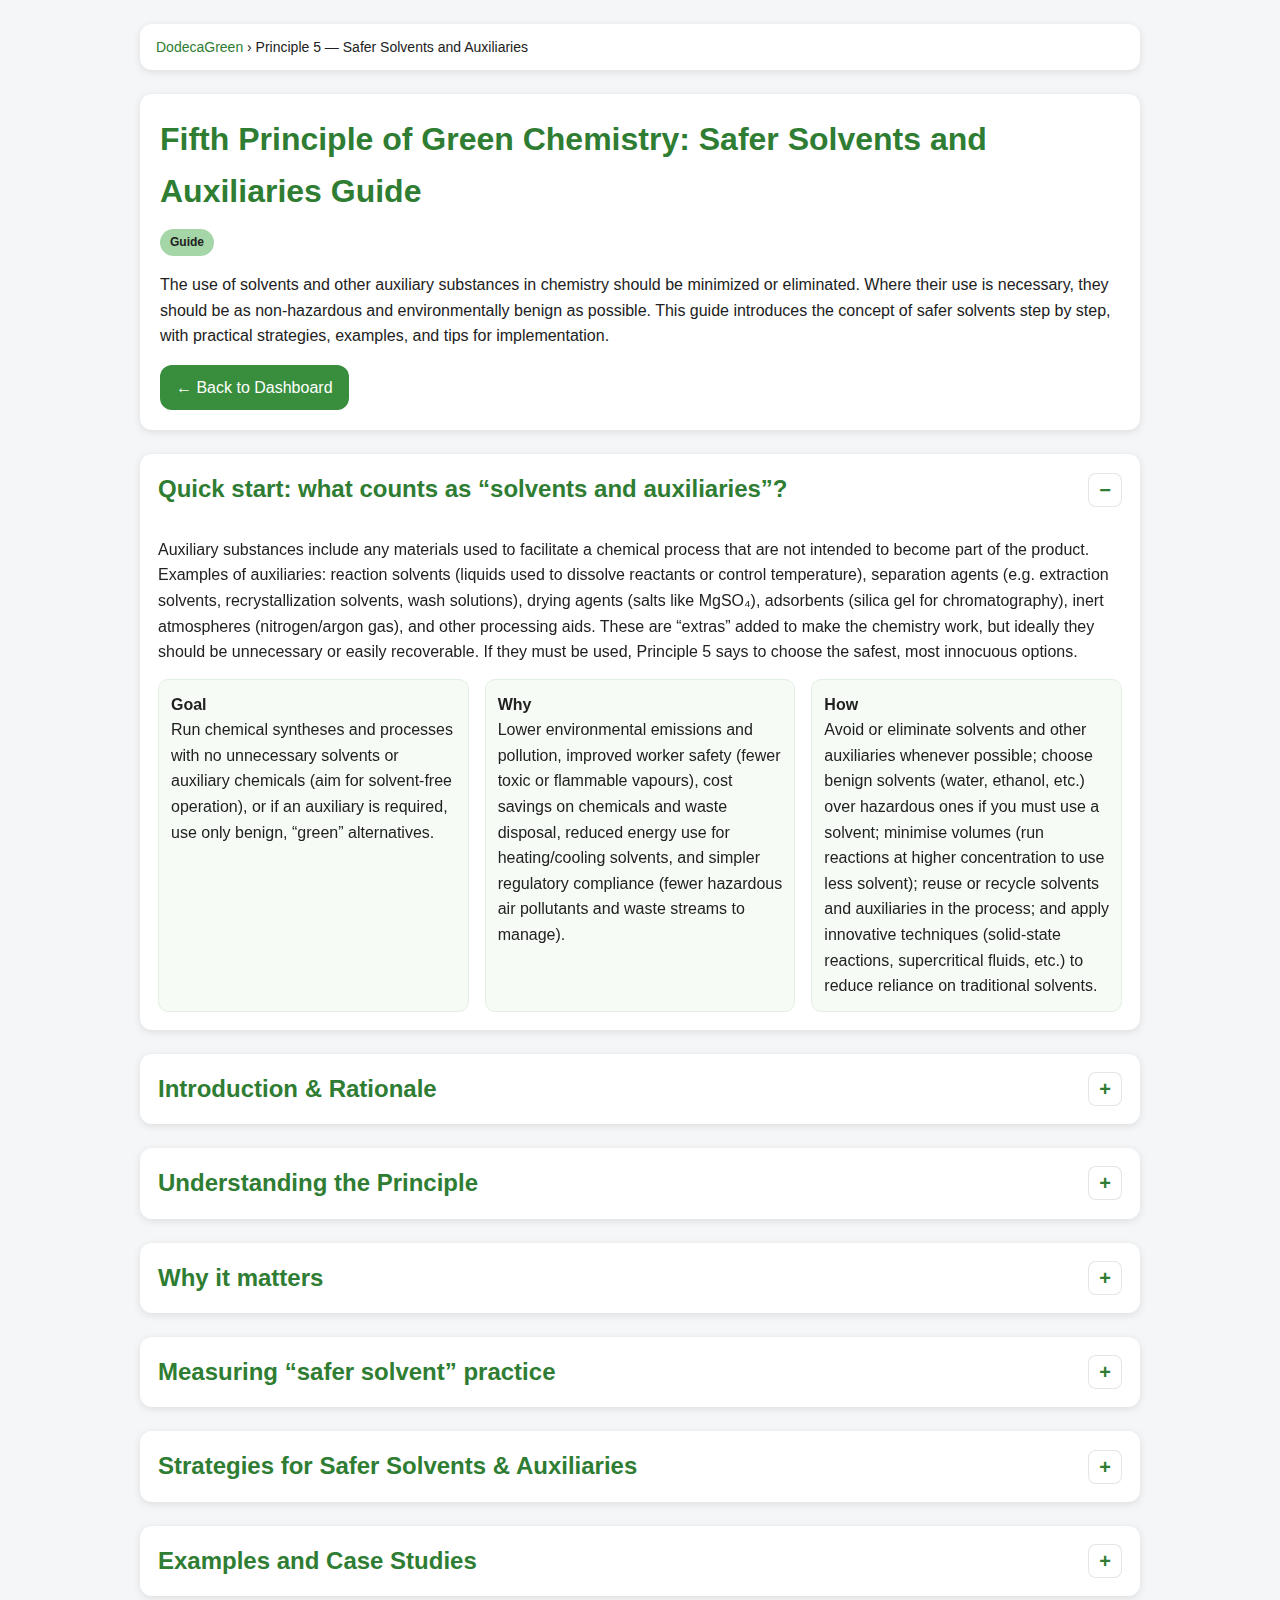
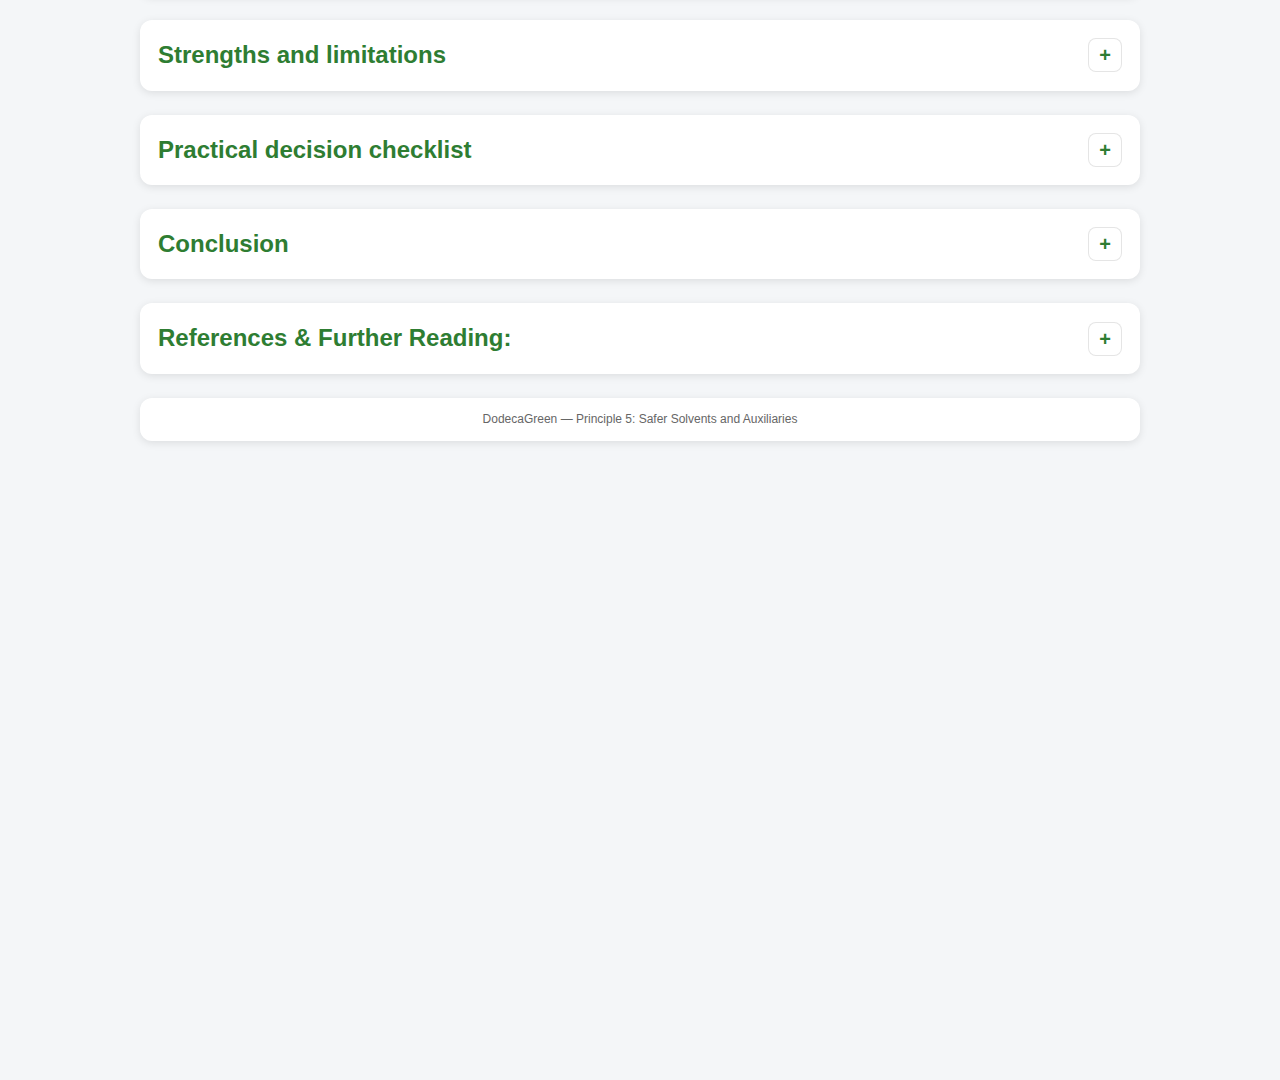
<file: 05_gc_safer_solvents_auxiliaries.html>
<!DOCTYPE html>
<html lang="en">
<head>
  <meta charset="UTF-8" />
  <meta name="viewport" content="width=device-width, initial-scale=1.0" />
  <title>DodecaGreen · Principle 5 — Safer Solvents and Auxiliaries</title>
  <link rel="stylesheet" href="styles.css">
</head>
<body>
  <div id="main-container">
    <div class="card breadcrumb">
      <a href="index.html">DodecaGreen</a> › Principle 5 — Safer Solvents and Auxiliaries
    </div>

    <header class="card" style="padding: 20px;">
      <div style="display: flex; justify-content: space-between; align-items: center; flex-wrap: wrap; gap: 12px;">
        <h1>Fifth Principle of Green Chemistry: Safer Solvents and Auxiliaries Guide</h1>
        <span class="badge">Guide</span>
      </div>
      <p>The use of solvents and other auxiliary substances in chemistry should be minimized or eliminated. Where their use is necessary, they should be as non-hazardous and environmentally benign as possible. This guide introduces the concept of safer solvents step by step, with practical strategies, examples, and tips for implementation.</p>
      <a class="btn" href="index.html">← Back to Dashboard</a>
    </header>

    <section class="card collapsible open">
      <div class="collapsible-header"><h2>Quick start: what counts as “solvents and auxiliaries”?</h2><div class="toggle-btn">−</div></div>
      <div class="collapsible-content section-body">
        <p>Auxiliary substances include any materials used to facilitate a chemical process that are not intended to become part of the product. Examples of auxiliaries: reaction solvents (liquids used to dissolve reactants or control temperature), separation agents (e.g. extraction solvents, recrystallization solvents, wash solutions), drying agents (salts like MgSO₄), adsorbents (silica gel for chromatography), inert atmospheres (nitrogen/argon gas), and other processing aids. These are “extras” added to make the chemistry work, but ideally they should be unnecessary or easily recoverable. If they must be used, Principle 5 says to choose the safest, most innocuous options.</p>
        <div class="kpi">
          <div class="item"><strong>Goal</strong><br/>Run chemical syntheses and processes with no unnecessary solvents or auxiliary chemicals (aim for solvent-free operation), or if an auxiliary is required, use only benign, “green” alternatives.</div>
          <div class="item"><strong>Why</strong><br/>Lower environmental emissions and pollution, improved worker safety (fewer toxic or flammable vapours), cost savings on chemicals and waste disposal, reduced energy use for heating/cooling solvents, and simpler regulatory compliance (fewer hazardous air pollutants and waste streams to manage).</div>
          <div class="item"><strong>How</strong><br/>Avoid or eliminate solvents and other auxiliaries whenever possible; choose benign solvents (water, ethanol, etc.) over hazardous ones if you must use a solvent; minimise volumes (run reactions at higher concentration to use less solvent); reuse or recycle solvents and auxiliaries in the process; and apply innovative techniques (solid-state reactions, supercritical fluids, etc.) to reduce reliance on traditional solvents.</div>
        </div>
      </div>
    </section>

    <section class="card collapsible">
      <div class="collapsible-header"><h2>Introduction & Rationale</h2><div class="toggle-btn">+</div></div>
      <div class="collapsible-content section-body">
        <p>Green chemistry is guided by 12 Principles that help chemists design more sustainable processes. The fifth principle focuses on solvents and other “auxiliary” substances. In the words of Anastas and Warner, Principle 5 states: “The use of auxiliary substances (e.g., solvents, separation agents, etc.) should be made unnecessary wherever possible and innocuous when used.” In practice, this means chemists are encouraged to avoid using solvents or added chemicals to carry out a reaction or purification. If some auxiliary is truly needed, it should be chosen to have little or no toxicity and environmental impact. This principle arose from the recognition that chemists historically paid most attention to reagents and products, while treating solvents as a neutral background. However, we now know solvents matter immensely – one famous chemist once claimed “solvents don’t matter, it’s the chemistry that counts,” which “goes against the spirit and letter of Principle 5”. In reality, solvents and other auxiliaries often dominate the environmental footprint of a process.</p>
        <p>Solvents can constitute 50–80% of the total mass used in a typical batch chemical operation, and account for approximately 75% of the life-cycle environmental impacts of such a process. In many cases, the energy usage of a reaction is tied largely to solvent (heating, distilling, cooling large volumes). Solvents are also usually the biggest source of process hazards – they tend to be volatile, flammable liquids, and many are toxic to humans or ecosystems. In short, what might seem like “just the medium” for a reaction often ends up as the bulk of the waste and risk. Principle 5 elevates solvents and auxiliaries from a secondary consideration to a primary design factor. Reducing or eliminating them can yield outsized benefits in waste prevention (Principle 1), safer chemistry (Principle 3), and energy efficiency (Principle 6), making it a powerful leverage point for greener processes.</p>
        <p>Over the past two decades, industry has increasingly embraced this principle. Millions of tons of solvents are used (and disposed of) each year in the chemical and pharmaceutical industries. Besides the environmental burden, purchasing and later incinerating those solvents is costly and inefficient. Leading companies have responded by developing solvent selection guides – systematic rankings of solvents by health, safety, and environmental criteria – to help chemists choose greener alternatives. For example, GlaxoSmithKline (GSK) expanded its solvent guide to cover 110 solvents, incorporating life-cycle data so chemists can objectively assess which solvents are truly more sustainable and not just “green” in one aspect. Thanks to efforts like this, many labs now treat solvent choice as a key parameter to optimize, rather than a trivial detail. In this tutorial, we will explore what “safer solvents and auxiliaries” means in practical terms: why it matters, how to measure improvements, strategies from basic to advanced for implementing the principle, and real-world examples of success. By the end, you should be equipped to critically evaluate the solvents and auxiliary materials in any experiment and apply techniques to make your work greener and safer.</p>
      </div>
    </section>

    <section class="card collapsible">
      <div class="collapsible-header"><h2>Understanding the Principle</h2><div class="toggle-btn">+</div></div>
      <div class="collapsible-content section-body">
        <p>What does it mean to use safer solvents and auxiliaries? At its core, Principle 5 is about questioning the necessity of every chemical you add that isn’t directly transforming into your product. In traditional practice, if you wanted to run a reaction, you might automatically use an organic solvent (like dichloromethane, toluene, etc.) because that’s how it’s usually done. Principle 5 urges chemists to ask: Do I really need that solvent, or that extra additive? If the answer is no, you can simplify the process by leaving it out. If yes, then the follow-up question is: Is there a less hazardous substitute I could use? For example, could water or ethanol replace a more toxic solvent? Could a biodegradable grease or an enzyme replace a separations aid like an organic extractant? This represents a shift in mindset from “solvent as a given” to “solvent as a design choice.”</p>
        <p>In practice, avoiding solvents entirely is often the greenest option. Many reactions can be run “neat” (with no solvent) or at least in much higher concentrations than traditionally done, dramatically cutting the amount of solvent needed. When solvents or other auxiliaries are required, the principle calls for them to be “innocuous” – meaning as harmless as possible to health and environment. Water is an ideal solvent in many respects (non-toxic, non-flammable, abundant) – and while it can’t replace organic solvents for every reaction, new techniques are allowing more chemistry to be done in water (see Why it matters and Strategies below for examples). Ethanol, a bio-derived solvent with low toxicity, is generally preferable to something like benzene or chloroform. Likewise, if a separation step traditionally uses a hazardous material (e.g. a chlorinated solvent to extract a product, or silica gel for chromatography), chemists should seek alternative methods such as safer solvents or non-chromatographic separations.</p>
        <p>Embracing Principle 5 has broad significance. On a global scale, solvents are major contributors to problems like air pollution (many are volatile organic compounds, VOCs, that contribute to smog) and chemical spills (solvents are among the most common groundwater contaminants from industrial sites). Reducing solvent use directly reduces these emissions and risks. It also improves worker safety – fewer fumes in the lab or plant means reduced exposure and fire hazard. In fact, billions of pounds of organic solvents are used in chemical manufacturing annually, and much of that turns into waste vapour or liquid waste. By rethinking solvent use, we also reduce the burden on waste management (incinerators, wastewater treatment) and the energy and resources needed to produce those solvents in the first place. In sum, safer solvents and auxiliaries aren’t a “nice to have” – they are central to making chemistry sustainable. This principle aligns with many regulatory trends as well: environmental laws increasingly restrict VOC emissions and hazardous air pollutants (many common solvents are on these lists), and agencies encourage solvent recycling and replacement. Thus, designing a process with minimal and benign solvents not only is environmentally sound, but also future-proofs your work against tightening regulations.</p>
        <p>It’s important to note that “safer” does not necessarily mean “completely safe” or “green” by all metrics – every solvent has some impact – but the principle is about continuous improvement. Water, supercritical carbon dioxide, ethanol, ethyl acetate, 2-methyl tetrahydrofuran (a solvent derived from biomass) are all examples of solvents generally considered greener choices than, say, dichloromethane or hexane. A solvent might be chosen for low toxicity, even if it’s not perfect in other ways, because it’s a step in the right direction. By understanding the properties of solvents and available alternatives, chemists can make informed choices that drastically reduce risk and waste while still achieving the chemistry needed.</p>
      </div>
    </section>

    <section class="card collapsible">
      <div class="collapsible-header"><h2>Why it matters</h2><div class="toggle-btn">+</div></div>
      <div class="collapsible-content section-body">
        <p>Reducing or eliminating solvents and auxiliaries brings multiple benefits:</p>
        <p><strong>Environmental impact:</strong> Cutting down on solvents means less pollution of air and water. Solvent vapours (VOCs) can cause smog and greenhouse gas emissions if incinerated; solvent effluents can contaminate waterways or soil. By avoiding these substances or using greener ones, the overall carbon footprint and ecological damage of a process drops. Studies show that solvents are often the single largest contributor to a chemical process’s environmental footprint. Fewer solvents also mean less chemical waste requiring treatment. For example, switching from an organic solvent to water in a cleaning or extraction step can eliminate hazardous waste streams entirely. In industry, large-scale solvent reductions have translated to millions of kilograms of avoided emissions. (In one case, a new water-based paint formulation by Sherwin-Williams eliminated over 360,000 kg of VOC emissions in a year.)</p>
        <p><strong>Human health and safety:</strong> Many traditional solvents (benzene, carbon tetrachloride, chloroform, toluene, etc.) are toxic, carcinogenic, or otherwise harmful to humans and wildlife. Reducing their use lowers the potential for exposure – for chemists in the lab, plant workers, and even end-users (trace solvent residues in products). Solvents also pose safety hazards: they are often flammable liquids or can form explosive vapour mixtures. By using less solvent, or choosing non-flammable alternatives (like water or supercritical CO₂), the risk of fires and explosions drops significantly. Workers also benefit – less handling of volatile, smelly solvents means improved working conditions (fewer fumes and less need for heavy protective equipment). Additionally, many auxiliaries like silica dust or certain drying agents can be health hazards if inhaled or improperly handled; minimizing these improves laboratory safety.</p>
        <p><strong>Economic benefits:</strong> Solvents and auxiliary materials cost money to purchase, and then cost more money to dispose of or recycle. In many processes, a substantial part of the production cost is tied up in solvent use (procurement, storage, energy for distillation, waste treatment). Therefore, reducing solvent use improves the process efficiency and economy: more of the spending goes into actual product rather than “lost” materials. One informal metric in industry is the ratio of mass of solvent used to mass of product – historically, in fine chemical manufacturing this ratio could be dozens or even hundreds to one, which is essentially wasted expenditure. Companies that have targeted solvent reduction often report not just environmental wins but also cost savings (less solvent to buy, lower energy for evaporation, fewer hazardous waste fees). Furthermore, processes without large solvent volumes often can be run in smaller equipment or with shorter cycle times, translating to productivity gains.</p>
        <p><strong>Regulatory and compliance:</strong> Environmental regulations worldwide are putting pressure on solvent use. Many solvents are classified as hazardous air pollutants or ozone-depleting substances, triggering strict limits and reporting requirements. For instance, regulations might mandate expensive emissions control devices for processes emitting volatile solvents, or even ban certain solvents in consumer products (e.g. the EU has restrictions on dichloromethane in paint strippers due to toxicity). By using safer solvents (or none at all), chemists can more easily comply with these rules – sometimes avoiding the need for complex permits or control technologies. Similarly, waste solvents are often classified as hazardous waste, which is costly and burdensome to handle under the law. Reducing these streams simplifies compliance with waste disposal regulations. An example on the safety side: processes using less flammable solvent have lower fire code requirements and insurance costs. In short, Principle 5 can help “design out” regulatory headaches by removing the problematic substances upfront.</p>
        <p><strong>Integration with other principles:</strong> Addressing solvents often creates synergies with other green chemistry improvements. Using benign solvents overlaps with Principle 3 (less hazardous synthesis), as you’re choosing less toxic media. Running reactions in solvents like water at ambient pressure can also support Principle 6 (energy efficiency), since you might avoid heating an inflammable solvent to reflux. And as discussed, it directly ties into Principle 1 (waste prevention) – solvents are waste if not part of the product. So by focusing on solvents and auxiliaries, chemists frequently find that they naturally make progress on multiple sustainability fronts at once.</p>
      </div>
    </section>

    <section class="card collapsible">
      <div class="collapsible-header"><h2>Measuring “safer solvent” practice</h2><div class="toggle-btn">+</div></div>
      <div class="collapsible-content section-body">
        <p>How do we quantify success in reducing or greening solvent use? Unlike a simple yield percentage, measuring the impact of solvents involves looking at the process holistically. Several metrics and tools are used:</p>
        <ul>
          <li><strong>E-Factor (Environmental Factor):</strong> The E-factor measures the mass of waste per mass of product. It inherently captures solvent usage because solvents that are not incorporated into product end up as waste (either emitted, burned, or discarded). If you drastically cut solvent use, your E-factor will drop. For instance, consider two processes that both produce 1 kg of product: Process A uses 5 kg of reagents and 0 kg of solvent; Process B uses 5 kg of reagents and 50 kg of solvent (which is later disposed). Even if yields are similar, Process B’s E-factor will be much higher (all that solvent is waste). Ideal E-factor is 0, meaning no waste at all – effectively solvent-free operation is one path to approach that ideal. In practice, tracking E-factor before and after changes can highlight improvements from solvent reduction. (It’s worth noting some E-factor calculations exclude water to avoid skewing comparisons, but water usage can be tracked separately.)</li>
          <li><strong>Process Mass Intensity (PMI):</strong> PMI is a comprehensive metric widely used in the pharmaceutical industry that measures total input mass (all reactants, solvents, water, auxiliaries) per unit mass of product. Essentially, PMI = total mass in / mass of product. It’s closely related to E-factor (PMI = E-factor + 1). A process with heavy solvent use will have a high PMI. Companies strive to lower PMI, and solvent reduction is often the quickest route to doing so. For example, if a reaction uses 100 L of solvent for a small amount of product, the PMI will be very high, flagging an opportunity to improve. By calculating PMI for each stage or the whole process, chemists can identify which steps are mass-intensive – typically chromatography steps or extractions (lots of solvent) drive PMI up. The ACS Green Chemistry Institute’s pharmaceutical roundtable strongly advocates PMI as a key performance indicator. Many published case studies report how much PMI was reduced by switching to a more solvent-efficient route. Rule of thumb: If you see a PMI in the hundreds, solvent use is likely a major culprit and should be investigated.</li>
          <li><strong>Solvent-intensity metrics:</strong> Beyond overall PMI, chemists sometimes calculate specific metrics like “kg of solvent per kg product” for a given process, or percentage of process mass that is solvent. If, say, 85% of all materials used are solvents, that signals an opportunity to cut or change solvent use. This can be especially useful when comparing routes – e.g., Route 1 uses 10 kg solvent per kg product vs. Route 2 uses 2 kg/kg – even if yields are similar, Route 2 is greener regarding auxiliaries.</li>
          <li><strong>Atom economy vs. PMI (accounting for solvent):</strong> It’s instructive to remember that traditional efficiency metrics like percent yield or even atom economy do not account for solvents and auxiliaries. A reaction might boast 100% yield and 100% atom economy (meaning all reactant atoms end in the product) yet still require a huge quantity of solvent and produce significant waste from that solvent. For example, a high-yield catalytic reaction could have excellent atom economy, but if it’s run in 10 litres of dichloromethane for a small-scale reaction, the E-factor and PMI (considering the solvent) will be very high. Thus, chemists use atom economy and yield to judge the intrinsic efficiency of the chemistry, but PMI/E-factor to capture the real-world efficiency including solvent and auxiliaries. A good practice is to report both: “Reaction yield 90%, atom economy 80%, PMI 50 (meaning 50 kg material per 1 kg product)”. If PMI is large, it tells you that improvements likely lie in reducing solvent or reagent excess.</li>
          <li><strong>Solvent selection guides and scoring:</strong> To measure how “green” a solvent is, qualitative and semi-quantitative guides are extremely useful. Organizations like GSK, Pfizer, and the ACS Green Chemistry Institute have published solvent selection tables that rank common solvents in categories like Preferred (green), Usable (yellow), and Undesirable (red) based on a composite of factors. These rankings consider metrics such as toxicity (e.g. LD₅₀, occupational exposure limits), environmental harm (ozone depletion potential, global warming potential, biodegradability), safety (flash point, explosiveness), and regulatory profile. For example, in many guides benzene, carbon tetrachloride, chloroform are “red” (to be avoided) due to high toxicity/carcinogenicity; hexane might be red or yellow (concerns about neurotoxicity and smog formation); ethyl acetate or 2-propanol often come out “green” (relatively low hazard), as does water of course. A solvent guide gives a score or color code to each solvent – while not a single number metric, it provides a quick way to measure whether you’ve chosen a safer solvent. If your process uses several “red” solvents, you can objectively say its solvent selection is poor; the goal would be to move towards “green” solvents. Some guides even assign numeric scores (aggregating safety, health, environment) so you can compare, say, score 50 vs. 80 for different solvents – higher being worse in some schemes. By consulting these guides, one can quantify improvement: e.g., replacing a solvent with a high hazard rating with one of lower rating is an immediate measured win for safety/greenness.</li>
          <li><strong>Life Cycle Assessment (LCA) metrics:</strong> For a very detailed measure, LCA can be done on solvents – examining impacts from production (fossil fuel used to make them, energy consumed, etc.) through use and end-of-life. Metrics like CO₂-equivalent emissions per kg of solvent or cumulative energy demand can highlight the hidden impact of solvents. For instance, a solvent made from petroleum with multiple distillation steps might have a bigger carbon footprint per litre than a bio-based solvent. If you have data, you can compare these values. However, doing full LCAs is often beyond the scope of day-to-day lab work. Instead, solvent guides often incorporate some life-cycle considerations (GSK’s guide, for example, added LCA data on each solvent’s manufacturing impact).</li>
        </ul>
        <p>In summary, measuring progress for Principle 5 typically means tracking how much auxiliary material is used (and wasted) and how hazardous those materials are. A combination of quantitative metrics (E-factor, PMI, solvent per product ratio) and qualitative scoring (green solvent guides) provides the clearest picture. When implementing a change, you might report: “We reduced the solvent volume by 80%, improving E-factor from 50 to 10, and we switched from a red-listed solvent (dichloromethane) to a green-listed solvent (ethyl acetate).” Those numbers and designations make it evident that the process is now greener according to Principle 5.</p>
      </div>
    </section>

    <section class="card collapsible">
      <div class="collapsible-header"><h2>Strategies for Safer Solvents & Auxiliaries</h2><div class="toggle-btn">+</div></div>
      <div class="collapsible-content section-body">
        <p>Designing a chemical process with minimal and safe auxiliary substances can be approached through various strategies. Below is a set of key strategies, from basic reductions to more advanced innovations, to implement Principle 5:</p>
        <p><strong>Eliminate solvents and auxiliaries whenever possible.</strong> One of the simplest ways to green a process is to run reactions “neat” – without any added solvent. If your reactants are liquids or can be melted, sometimes they can react with each other directly (this is often done in polymerizations and certain organic reactions). Even solid reactants can often be combined by grinding (so-called mechanochemistry or ball-milling) to react without a solvent – an approach that has been successful for reactions like condensations, couplings, and more. By avoiding a solvent altogether, you often save energy (no need to heat/cool large volumes) and eliminate a huge waste stream. Similarly, avoid unnecessary additives: for example, if a reaction doesn’t truly need a phase transfer catalyst or a salt to work, don’t add one “just in case.” Question every auxiliary: “Can we do without this?” In purifications, consider simpler operations that don’t need extra materials – e.g. allow a product to crystallise out rather than adding a whole chromatography step with silica and solvents. Every auxiliary you eliminate is one less thing to buy, handle, and dispose of.</p>
        <p><strong>Use water or benign solvents as the reaction medium.</strong> When a solvent is needed, water is the ultimate green solvent in many respects – it’s non-toxic, non-flammable, and cheap. Traditionally, many organic reactions wouldn’t work in water because organic substrates don’t dissolve. However, creative solutions are emerging: for instance, the use of micellar catalysis (surfactants forming nano-micelles in water that dissolve organic reactants) allows a lot of organic chemistry to be done in water. Professor Bruce Lipshutz developed a surfactant system (TPGS-750-M) that lets many coupling reactions occur in water, dramatically reducing the need for organic solvents. This won a Green Chemistry Award in 2011 and has been applied to Suzuki, Heck, and other reactions in water. If pure water isn’t viable, consider bio-based or food-grade solvents: ethanol (from fermentation) is far safer than methanol or dichloromethane, and it’s renewable. Other relatively benign solvents include acetone (which, while flammable, is less toxic and fully miscible with water, making it easier to remove), ethyl acetate, or even terpene-based solvents (like d-limonene from citrus peels) for cleaning purposes. The key is to avoid solvents that are chlorinated, highly toxic, or environmentally persistent. Many institutions maintain lists of “safe solvent alternatives” (e.g. recommending ethyl acetate or 2-butanol in place of chloroform or carbon tetrachloride). By choosing a solvent like 2-methyltetrahydrofuran (2-MeTHF) (derived from corn cobs) or Cyrene (a newer solvent from cellulose), you not only replace a hazardous petro-solvent, but also use a renewable feedstock solvent. In summary, pick the safest effective solvent: water > bio-derived innocuous solvents > less hazardous organics, and avoid the worst offenders (carcinogens, reproductive toxins, ozone-depleting solvents, etc.).</p>
        <p><strong>Minimize the amount of solvent and auxiliary used.</strong> If you must use a solvent, use as little of it as possible. Often reactions are run in unnecessarily large volumes (to “make stirring easier” or because a protocol said so). By conducting concentration optimization, you might find the reaction proceeds well at 1 M concentration instead of 0.1 M – cutting solvent use tenfold. Less solvent means less energy to heat/cool and less to remove later. Similarly, in work-up and purification, minimize washes and rinses: don’t automatically do three large volume extractions if one or two small ones suffice. When washing product crystals, use just enough solvent to rinse impurities, not gallons. In recrystallizations, try to use the smallest volume of hot solvent needed to dissolve the solid. For auxiliary materials like drying agents (e.g. Na₂SO₄, MgSO₄) or filtering aids, use a judicious amount – an excess just leads to more waste and need for removal. A good practice is to keep track of how much solvent is used per experiment and challenge yourself or your team to reduce those numbers over time. On larger scale, engineers design processes at as high a concentration as feasible to avoid the cost of evaporating tons of solvent. This might require better mixing equipment or slower addition of reagents to control exotherms, but it pays off in efficiency. Another tactic is solvent recycling within the process: for example, if a reaction is run in ethyl acetate and later you need ethyl acetate for extraction, distill and reuse the same solvent – this reduces the net fresh solvent used. Many pharmaceutical processes now incorporate solvent recycle loops (sometimes recovering over 50% of solvents), directly reducing waste and cost.</p>
        <p><strong>Choose safer separation methods (avoid auxiliary-intensive purifications).</strong> A large portion of solvent use (and other auxiliaries) can come from post-reaction separation and purification steps. For instance, a typical silica gel column chromatography on small scale uses liters of solvent and disposable silica. Principle 5 encourages finding alternatives to such auxiliary-heavy methods. Strategies: Whenever possible, use crystallization to purify products – crystallization can often yield pure solid with just a solvent or anti-solvent, and mother liquors can sometimes be reused or easily treated. It avoids the massive solvent volumes of chromatography. If chromatography is unavoidable, consider newer techniques like supercritical CO₂ chromatography, which uses CO₂ (recycled in the system) plus minimal co-solvent – this greatly cuts organic solvent use compared to traditional normal-phase columns. On larger scale, companies avoid silica gel entirely; instead, they use continuous extraction, distillation, or membrane separations which, while they may use some energy, avoid solid and solvent waste from expendable media. Extraction steps should be scrutinized: can you replace a multiple solvent extraction with a simpler phase separation or a switch in solvent to avoid an emulsion? Sometimes a product can be isolated by precipitation (adding a cheap benign solvent like heptane to crash out a solid) instead of by extracting with dichloromethane and evaporating. Each step eliminated or simplified means fewer auxiliaries. Additionally, look at catalyst separation: if you used a solid catalyst, filter it off and reuse it instead of using new catalyst each run (spent catalysts are waste too). If you used a base or acid that generates a salt, see if that salt can be recycled or if a catalytic version of that step exists (tying into Principle 9, catalysis, which often reduces auxiliary formation). A classic example in industry is replacing an old process that used a drying agent and charcoal (auxiliary wastes) with a cleaner process that avoids those steps. By designing your process so that each separation is easier, you inherently use fewer extra materials.</p>
        <p><strong>Use in-line or in situ work-ups to avoid extra solvents.</strong> This is a more advanced tactic: sometimes you can avoid an entire solvent-intensive step by integrating processes. For example, rather than isolating a product by filtering and washing (using lots of solvent and filter aid), you might directly carry the reaction mixture to the next step (a telescoped process) so that you don’t need to evaporate and re-dissolve the product in a new solvent. Similarly, technologies like in-line quenching or extraction can reduce auxiliaries. One could add a reagent that destroys impurities in the same pot, rather than isolating and purifying. Using a continuous reactor or a membrane to separate product as it forms can eliminate the need for separate extraction solvents. Another approach is reactive distillation, where the reaction and separation occur simultaneously in a column, often negating the need for extra solvents. While these approaches are more common in industrial settings, even in a lab one can sometimes combine steps to avoid additional solvent. For instance, if a reaction is done in ethanol and the next step can also be in ethanol, just use the same solvent – don’t evaporate to dryness and then add another solvent. Each combined step means one less round of solvent evaporation/charging. The modern redesign of the ibuprofen process illustrated this: the new route produced acetic acid as a minor by-product and recycled that acetic acid in the process, rather than treating it as waste. Think about the life of every molecule in your process – could what you consider “waste” actually be reused as an input somewhere else?</p>
        <p><strong>Adopt novel solvent alternatives and technologies.</strong> Thanks to research in green chemistry, we now have unconventional “solvents” or media that can replace traditional organic solvents in certain applications. One example is supercritical carbon dioxide (SC₁₂): CO₂ under high pressure becomes a fluid with solvent properties. It has been used as a greener solvent for processes like extraction – most famously, supercritical CO₂ replaced dichloromethane in decaffeinating coffee, so caffeine can be extracted without residual toxic solvent. SC CO₂ is non-flammable and leaves no residue (once depressurized, it just turns to gas and can be recovered). It’s now also used in dry cleaning (to replace perc, a chlorinated solvent). Ionic liquids (ILs) are another class – salts that are liquid at low temperatures – which are non-volatile (no VOC emissions). They can dissolve many compounds and have been explored as replacements for volatile organic solvents. However, one must ensure the IL chosen is not toxic or persistent; still, for some niche areas (like electrochemistry or special separations), ILs can reduce hazard of flammable solvents. Deep Eutectic Solvents (DES) are mixtures of benign components (like choline chloride and glycerol) that form a solvent-like liquid – these often have low toxicity and are being researched for use in processes like metal plating and even organic synthesis. Another technology is solvent-free reactors such as solid-supported reagents: for example, performing a reaction by grinding reagents with a solid support like alumina can sometimes eliminate solvents. Microwave-assisted synthesis is often cited because it allows some reactions to be run in very little or no solvent (microwaves can heat neat mixtures directly, avoiding the need for a high-boiling solvent). Ultrasound (sonochemistry) similarly can accelerate reactions in minimal solvent. These innovations each have their place – and while they might require investment in equipment or development, they open doors to doing chemistry in fundamentally cleaner ways. The key is to stay aware of new tools: for instance, a reagent that comes in polymer-bound form could let you do a reaction and simply filter out the polymer with no solvent-intensive purification. Or a biocatalyst (enzyme) might allow a reaction to run in water at room temperature rather than in refluxing dichloromethane. By incorporating such technologies, you adhere to Principle 5 and often improve overall efficiency and selectivity as well.</p>
        <p><strong>Recycle and reuse auxiliary materials.</strong> If avoidance is not feasible, the next best thing is to reuse auxiliaries so they don’t become waste after one use. Solvent recycling is common in industry: solvents are recovered by distillation on-site and used again for subsequent batches. For example, a pharmaceutical plant might recover spent tetrahydrofuran, purify it, and reuse it multiple times before it is finally discarded. This reduces the net waste. In the lab, you can also practice small-scale recycling: e.g. recover used dichloromethane from an extraction by simple distillation for future cleaning tasks. Reusing chromatography solvent (by collecting and redistilling it) or regenerating chromatography columns (instead of throwing away silica each time) are other practices. For drying agents or catalysts, consider rejuvenation – e.g. used molecular sieves can be regenerated by heating to drive off water, rather than disposing them. A spent homogeneous catalyst might be separable and recycled in another batch. Even something like an inert gas used to inert a reaction (nitrogen or argon) can be captured or at least minimized by using balloon instead of a constant purge. The principle is: if you’ve put resources into using an auxiliary, try to get multiple uses out of it to amortize its impact. One caveat: recycling itself can require energy or cause some emissions (e.g. distillation uses energy), so it’s a balance – but usually reusing a solvent is preferable to treating it as waste directly, provided the purification isn’t too onerous. Many greener processes are designed with recycling in mind from the start: e.g. choosing a solvent that is easy to separate from the product so it can be looped back. A real-world case is the HF (hydrogen fluoride) solvent/catalyst in the new ibuprofen process, which is recycled over 99.9% and thus doesn’t become a waste stream. While HF is hazardous, its near-quantitative recycle made the process surprisingly clean. The take-home message: closing the loop on auxiliaries approaches the ideal of “no waste” even if auxiliaries are used.</p>
        <p><strong>Plan for safer handling and final disposal of any unavoidable auxiliaries.</strong> This is more of a mitigation strategy, but still relevant. If you determine a certain solvent or auxiliary must be used and no good alternatives exist, design your process to manage it in the safest way. This could mean using solvent in a contained system to prevent emissions (e.g. use a reflux condenser or sealed vessel to minimize evaporation loss). It could mean neutralizing or detoxifying an auxiliary after use – for example, if you use a toxic solvent, ensure it is sent to a proper incineration or treatment facility where it can be destroyed with minimal environmental release. Sometimes, choosing one solvent over another comes down to how it will be treated: a solvent that can be biodegraded or easily filtered out of water is better than one that isn’t. In lab practice, this strategy shows up as doing things like using water to quench and extract residual organics so that less solvent ends up in aqueous waste, or adding a stabilizer to a solvent to reduce fire risk during distillation. These don’t eliminate the solvent, but they reduce its hazard in use or after use (overlap with Principle 12: accident prevention). Always ask: if an auxiliary remains, is it in the safest form and place it can be? For example, solvent-soaked rags are a safety and environmental hazard – can you eliminate those by using a closed cleaning system? While this strategy doesn’t fulfill the ideal of Principle 5, it is a practical way to minimize the impact of auxiliaries that you truly cannot avoid.</p>
        <p>By applying a combination of these strategies, chemists can significantly reduce the footprint of solvents and auxiliaries in their work. Often the best solution is multi-faceted: for instance, you might run a reaction in water (strategy 2), at high concentration (strategy 3), then crash out the product without chromatography (strategy 4), and recycle the small amount of organic co-solvent used (strategy 7). Such an approach could transform a traditionally solvent-intensive procedure into a much cleaner one. The examples in the next section will illustrate how some of these strategies have been put into practice.</p>
      </div>
    </section>

    <section class="card collapsible">
      <div class="collapsible-header"><h2>Examples and Case Studies</h2><div class="toggle-btn">+</div></div>
      <div class="collapsible-content section-body">
        <p>To see Principle 5 in action, let’s look at a few real (and illustrative) examples where chemists achieved safer or reduced solvent use, thereby improving the process:</p>
        <h3>Case study 1: Coffee decaffeination – from dichloromethane to supercritical CO₂.</h3>
        <p>For decades, removing caffeine from coffee beans was done using organic solvents like dichloromethane (DCM) – an effective solvent for caffeine, but toxic (a suspected carcinogen) and volatile. Solvent residues in decaffeinated coffee and emissions from the process were concerning. In the 1970s, a greener approach was pioneered in Germany: using supercritical carbon dioxide as the extraction solvent. CO₂ at high pressure acts like a solvent for caffeine, pulling it out of the beans. After extraction, the CO₂ is depressurized, releasing the caffeine (which can be collected) and the CO₂ can be recycled. This process eliminated the need for DCM, avoiding its hazards entirely. By the 1980s, supercritical CO₂ decaffeination was adopted industrially in many countries, and today it’s a common method. The benefits are clear: CO₂ is non-flammable, leaves no harmful residue in the coffee (it simply dissipates), and the CO₂ can be reused in a closed loop so emissions are minimal. This is an excellent example of applying an innovative solvent replacement (strategy 6 above) – using a physically benign solvent (CO₂) in place of a toxic organic solvent. It also demonstrates that process performance can be maintained or improved: CO₂ extraction is highly selective for caffeine and preserves coffee flavour better than harsh solvents. This principle 5 success story has not only improved consumer safety (no carcinogenic solvent traces) but also worker safety and environmental emissions profile of decaf coffee production.</p>
        <h3>Case study 2: Low-VOC paints – Sherwin-Williams water-based acrylic alkyd.</h3>
        <p>Oil-based paints have traditionally used solvents like mineral spirits (hydrocarbons) which evaporate and contribute to smog (due to VOCs). These paints also require hazardous clean-up solvents. In 2011, Sherwin-Williams won a Green Chemistry award for developing a water-based alkyd paint that dramatically reduces solvent content. They created an alkyd resin (normally alkyds are in oil-based paints) that is emulsified in water, using renewable ingredients: recycled PET plastic and soybean oil in the formulation. The result was a paint that has the performance of traditional alkyd (durable, smooth finish) but behaves like a water-based acrylic – it cleans up with water and has very low volatile emissions. In 2010 alone, Sherwin-Williams manufactured enough of these paints to eliminate over 800,000 pounds (~363 metric tons) of VOC emissions that would have arisen from solvent-based paint use. This case study shows Principle 5 on a product scale: by reformulating a product to be water-based, they removed the need for organic solvents (solvent elimination strategy). Not only did this benefit air quality and reduce odor and health risks for painters, it also used bio-based materials (PET and soybean oil), aligning with Principle 7 (renewable feedstocks) and Principle 10 (degradable design, since these paints can break down more easily). For the end-user, the change is seamless – the paint works just as well – but the hidden auxiliary (solvent) is mostly gone or benign. This example highlights how industry can innovate to drastically reduce auxiliary chemicals on a large scale; every can of low-VOC paint is making a difference in urban air quality and reducing hazardous solvent production.</p>
        <h3>Case study 3: Sertraline (Zoloft) process redesign – cutting out a chlorinated solvent.</h3>
        <p>In pharmaceutical manufacturing, reactions often involve multiple steps with various solvents and reagents. Pfizer’s original process for the antidepressant sertraline (active ingredient of Zoloft) had several inefficiencies. One step used a hazardous solvent and reagent and produced a lot of waste. Pfizer chemists revisited the synthesis and made it greener and simpler. They eliminated an entire step and replaced a problematic solvent with a safer one. They also introduced a catalytic step to avoid forming an isolated intermediate that previously had to be filtered and washed (with attendant solvent use). The improved process doubled the overall product yield and significantly reduced the waste and solvent usage. Specifically, by removing the need for the hazardous solvent (and the associated quench and wash streams), they cut out multiple organic waste streams and even reduced aqueous waste. This redesign earned Pfizer a green chemistry award in 2002. From a Principle 5 perspective, the key moves were: substitute or avoid the worst solvent, and simplify the process to require fewer solvents overall. The sertraline case underscores that even existing commercial processes can be revamped with huge gains – greener solvents and fewer steps led to both environmental and economic benefits (higher yield means more product per input). It also taught a valuable lesson: a solvent that might have been chosen for convenience originally was actually not necessary once a better route was found. The mindset of minimizing auxiliaries can inspire chemists to find alternative chemistry that obviates those auxiliaries altogether.</p>
        <p>(Additional note: Many other cases exist – e.g., switching from toxic chloroform to ethanol for a plant extraction, using supercritical CO₂ to replace CFCs in cleaning electronics, employing ionic liquids to avoid VOC emissions in a separation, etc. The three examples above were chosen to illustrate diverse applications: consumer products, industrial chemical synthesis, and pharmaceuticals. They all share the theme of rethinking the role of solvents/auxiliaries and finding a safer path.)</p>
      </div>
    </section>

    <section class="card collapsible">
      <div class="collapsible-header"><h2>Strengths and limitations</h2><div class="toggle-btn">+</div></div>
      <div class="collapsible-content section-body">
        <h3>Strengths/Advantages:</h3>
        <ul>
          <li>Major impact on multiple fronts: Reducing or eliminating solvents yields multi-faceted benefits – it directly cuts down chemical waste, lowers environmental emissions, improves safety, and often saves money. It’s a rare win–win where the environment, the workers, and the bottom line all gain simultaneously. For example, removing a hazardous solvent means less air pollution and reduced risk of workplace accidents and no need to buy or dispose of that solvent.</li>
          <li>Often simplifies processes: A process with fewer solvents and steps is usually simpler and faster. High-solvent processes often involve extra distillations, transfers, and separations (each an opportunity for error or energy use). By contrast, running a reaction more neatly or using one-pot methods can increase throughput and reduce energy (synergy with energy efficiency). Imagine cutting a work-up that required hours of solvent evaporation – not only is that greener, it saves time and energy. In many cases, high atom economy or catalytic processes that avoid auxiliaries also have shorter cycle times.</li>
          <li>Drives chemical innovation: Focusing on solvent reduction can spur chemists to develop new technologies and reactions. Historically, challenges like “how to do this reaction without solvent?” have led to advances like microwave chemistry, solid-supported reagents, and better catalysts. Likewise, the push for safer solvents has driven the discovery of new solvents (e.g. Cyrene, deep eutectic mixtures) and better understanding of solvation in non-traditional media. This innovative spirit doesn’t just solve one problem – it often advances the field and opens up new chemistry (for instance, water-based catalysis has become a whole research area, providing novel reactivity that wasn’t seen in organic solvents).</li>
          <li>Public and regulatory appreciation: Implementing Principle 5 can improve a company or lab’s public image and ease of regulatory compliance. Products can be marketed as “low-VOC” or “solvent-free”, which increasingly appeals to customers and aligns with environmental regulations. Companies that proactively reduce hazardous solvent use often find themselves ahead of regulations (which might ban or restrict those solvents later). For example, removing chlorinated solvents from a process pre-empts any regulatory phase-out and avoids the need for extensive emissions controls. Demonstrating reduced solvent use can also be a selling point in licensing technologies or winning contracts where sustainability is valued.</li>
          <li>Improved workplace conditions and possibly product quality: Less solvent in a lab or plant means a more pleasant and safer workplace (no overpowering solvent odours or pervasive health hazards). This can boost worker morale and reduce incidents. Additionally, fewer extraneous chemicals can mean cleaner product quality – for instance, less risk of residual solvents in a pharmaceutical (solvent residues are actually regulated in medicines). It can also reduce impurities or side-reactions that sometimes stem from solvent contaminants or reactions with solvent. In some cases, choosing a better solvent prevents issues like chemical degradation, hence giving a more stable product.</li>
        </ul>
        <h3>Limitations/Challenges:</h3>
        <ul>
          <li>Not every solvent can be eliminated: In reality, many reactions do require a solvent to bring reactants together, control temperature, or enable mixing. Some materials won’t react unless dissolved or are too viscous to handle neat. While the ideal is no solvent, practically there is often a minimum amount needed. For example, doing chemistry on solids without solvent can be very slow or give poor yields if mixing isn’t perfect. Water, the greenest solvent, cannot dissolve non-polar organics well, so it can’t universally replace organic solvents. Thus, zero-solvent processes are still the exception rather than the rule in many areas. The challenge is to reduce solvent as much as possible, but recognize where it’s technically infeasible to go solvent-free with current chemistry.</li>
          <li>Potential trade-offs: Sometimes, a change made to reduce solvent use can introduce other compromises. For example, running a reaction neat or at high concentration might lead to difficulty in stirring or controlling heat (you might need higher stirring power or better temperature control, i.e. more energy). Or using water as a solvent may force using a catalyst or phase-transfer agent to get the reaction to go, which could add complexity (and another auxiliary). A supposed “green” solvent alternative might have its own issues – e.g. ionic liquids don’t evaporate (good for VOC), but if they leak, they can contaminate water and may be hard to biodegrade. Using supercritical CO₂ requires high-pressure equipment, which uses energy and has safety considerations of its own. It’s important to ensure we’re not shifting burdens: we don’t want to reduce solvent waste but massively increase energy consumption, or swap a flammable solvent for a non-volatile one that’s actually toxic to aquatic life. Holistic thinking is needed. Usually, the net benefits of solvent reduction are clear, but careful analysis (often via metrics or LCA) is warranted to catch any unintended consequences.</li>
          <li>Economic and logistic feasibility: While solvent reduction often saves money in operation, it might require up-front investment or R&D which can be a barrier. Developing a whole new route (like the sertraline example or simvastatin biocatalysis) takes time and resources – companies need incentives (regulatory push, waste disposal costs, corporate sustainability goals) to do it. In smaller-scale labs, switching to new solvents or buying special equipment (e.g. a ball mill for mechanochemistry or a microwave reactor) might not be readily funded. There’s also the logistic inertia: a reaction protocol using a certain solvent is familiar and published – changing it means work to re-optimize and sometimes retrain staff. If a solvent is integral to a proven process, decision-makers may be risk-averse to change it unless the benefit is clearly demonstrated. Fortunately, the trend is that as waste disposal costs rise and safety regulations tighten, the economics are increasingly favoring solvent-sparing methods, making the business case easier. Still, in the short term, the “status quo bias” can be a limitation.</li>
          <li>Scale-up and technical hurdles: Some green solvent alternatives work nicely in a flask but are tricky at scale. For example, ionic liquids or deep eutectic solvents might be expensive or hard to handle in tonne quantities (viscosity, purification, etc.). Mechanochemical methods can be hard to scale beyond laboratory (though progress is being made with continuous ball mills). A solvent-free reaction that is easy on a small scale might become difficult to mix uniformly on large scale without solvent as a heat-transfer medium. This means that while the lab scale feasibility of a greener approach might be shown, scaling it up could require engineering innovations. Chemical engineers and chemists need to collaborate to solve these scale-related issues (e.g. special reactors for high viscosity). Sometimes the solution is hybrid – maybe a tiny bit of solvent is reintroduced on large scale to facilitate mixing, while still achieving a major reduction from the original process.</li>
          <li>Performance and compatibility issues: One reason hazardous solvents persist is because they often work extremely well for the chemistry. Replacing them can sometimes mean accepting a trade in performance. For instance, diethyl ether might give a beautifully fast reaction rate due to its ethereal oxygen coordinating – switching to a greener hexane might slow the reaction. Or replacing a polar aprotic like DMF (excellent for many reactions) with a greener solvent like propylene carbonate might affect reaction yield or selectivity until conditions are adjusted. Product isolation can also be affected: a product that crystallises nicely from toluene might oil out or stay dissolved in a different solvent, complicating isolation. These challenges often can be overcome by adjusting conditions or using additives, but it’s part of the development process. In pharmaceuticals, any change in solvent or process needs to maintain product quality and purity – sometimes trace impurities or polymorph forms of the product can change if a different solvent is used, which has regulatory implications. Thus, even if a greener method exists, proving it meets all specifications and getting it approved can be a lengthy challenge.</li>
        </ul>
        <p>Despite these challenges, the overall trajectory in chemistry is toward reducing reliance on hazardous solvents. Each limitation can be viewed as an opportunity for further innovation – for example, if scale-up is an issue, that spurs engineering improvements; if an alternative solvent isn’t perfect, that motivates chemists to develop an even better one. As green chemistry practitioners often note, it’s about continuous improvement: maybe you can’t eliminate all solvents today, but you can cut them in half, and in doing so, learn how to cut them further next time. The key is to be aware of potential pitfalls (so that in solving one problem you’re not creating another) and to use a balanced, science-based approach to decide the best course for a given situation.</p>
      </div>
    </section>

    <section class="card collapsible">
      <div class="collapsible-header"><h2>Practical decision checklist</h2><div class="toggle-btn">+</div></div>
      <div class="collapsible-content section-body">
        <p>When planning or reviewing a synthesis, use this checklist to ensure you’re considering Principle 5 at each step. These questions serve as a quick audit to identify opportunities for safer solvent and auxiliary use:</p>
        <ul class="checklist" id="waste-checklist">
          <li>
            <label>
              <input type="checkbox">
              <span class="box" aria-hidden="true"></span>
              <span class="txt">Can this reaction be done without a solvent (or with a vastly smaller amount)? – If the reactants can contact each other directly or in a melt, you may not need a bulk solvent. Try small-scale tests of neat reaction conditions or using just a catalytic amount of solvent for mixing.</span>
            </label>
          </li>
          <li>
            <label>
              <input type="checkbox">
              <span class="box" aria-hidden="true"></span>
              <span class="txt">If a solvent is necessary, have I chosen the least hazardous and most sustainable option available? – Check solvent guides. For instance, could you use ethyl acetate or alcohol instead of dichloromethane? Water instead of an organic solvent? Always ask if there’s a greener solvent or medium that would still make the chemistry work.</span>
            </label>
          </li>
          <li>
            <label>
              <input type="checkbox">
              <span class="box" aria-hidden="true"></span>
              <span class="txt">Am I using no more solvent than needed? – Look at volumes: is the reaction mixture overly dilute? Could concentration be increased safely to use less solvent? Also, minimize rinse and wash volumes. Don’t use a liter if 200 mL would do the job.</span>
            </label>
          </li>
          <li>
            <label>
              <input type="checkbox">
              <span class="box" aria-hidden="true"></span>
              <span class="txt">Are any of the auxiliaries I plan to use (salts, drying agents, etc.) avoidable or reducible? – For example, instead of drying an organic layer with heaps of MgSO₄ (which then becomes waste), can you dry by azeotropic distillation or by using molecular sieves that can be regenerated? If you normally use silica gel for purification, can you try recrystallization or a precipitative purification instead?</span>
            </label>
          </li>
          <li>
            <label>
              <input type="checkbox">
              <span class="box" aria-hidden="true"></span>
              <span class="txt">Can I recover and reuse the solvent or auxiliary within the process? – Consider designing a built-in recycle. Could the solvent from one step be distilled and reused in a subsequent step or batch? If you use an expensive catalyst or ligand, have a plan to recover it (e.g. aqueous wash to recover a phase-transfer catalyst rather than discarding it).</span>
            </label>
          </li>
          <li>
            <label>
              <input type="checkbox">
              <span class="box" aria-hidden="true"></span>
              <span class="txt">Have I checked the literature for greener alternative methods for this transformation? – Perhaps someone has done this reaction under microwave heating with no solvent, or in water using a surfactant, or with an enzyme instead of harsh conditions. A quick literature or patent search might reveal that you can avoid a problematic solvent or reagent by using a novel methodology.</span>
            </label>
          </li>
          <li>
            <label>
              <input type="checkbox">
              <span class="box" aria-hidden="true"></span>
              <span class="txt">Does my chosen solvent/auxiliary introduce any safety or regulatory issues I can avoid? – For instance, using diethyl ether means risk of peroxides and low flash point – could using 2-MeTHF mitigate that? Or if a solvent is carcinogenic (like benzene) or heavily regulated, it’s a prime candidate to eliminate. Ask if switching it out could simplify the safety measures needed (fume hoods, special waste handling) and reduce liability.</span>
            </label>
          </li>
          <li>
            <label>
              <input type="checkbox">
              <span class="box" aria-hidden="true"></span>
              <span class="txt">Can I combine steps to eliminate extra solvent use in between? – If you typically isolate intermediate solids (with filtration and washing), consider telescoping steps so that the intermediate is carried in the same pot to the next step. This avoids new solvents for dissolution and cleaning. Likewise, plan reaction sequences such that the same solvent (preferably a green one) can be used for multiple steps without change.</span>
            </label>
          </li>
          <li>
            <label>
              <input type="checkbox">
              <span class="box" aria-hidden="true"></span>
              <span class="txt">What is my process’s E-factor or solvent intensity, and which part contributes most to it? – Do a rough calculation of total waste or solvent usage per product. Identify the “hot spots”. Is it a particular extraction or a chromatography step that generates drums of waste? That’s where to focus improvement efforts first – perhaps by altering that step’s conditions or eliminating it.</span>
            </label>
          </li>
          <li>
            <label>
              <input type="checkbox">
              <span class="box" aria-hidden="true"></span>
              <span class="txt">Am I handling unavoidable solvents in the greenest way possible? – If you must use a solvent like dichloromethane, ensure you minimize evaporative losses (use covered containers, cold traps) and dispose of it properly (don’t let it go down the drain). If you have to use a hazardous auxiliary, see if it can be converted to a less hazardous form after use (neutralize acids, detoxify spent reagents, etc.). Essentially, contain and treat auxiliaries to reduce their impact if you can’t avoid them.</span>
            </label>
          </li>
        </ul>
      </div>
    </section>

    <section class="card collapsible">
      <div class="collapsible-header"><h2>Conclusion</h2><div class="toggle-btn">+</div></div>
      <div class="collapsible-content section-body">
        <p>The fifth principle of green chemistry – using safer solvents and auxiliaries – is a prime example of how small changes in mindset and practice can have transformative effects. For years, solvents were viewed as just passive carriers for reactions, but now we understand that they often dominate the environmental and safety profile of chemistry. By rethinking solvent use, chemists can make significant strides towards sustainability without sacrificing scientific results. In fact, a solvent-conscious approach often leads to better chemistry: reactions that are more selective, processes that are simpler, and innovations that open new frontiers (like water-based catalysis or mechanochemistry).</p>
        <p>For an undergraduate student or a researcher new to green chemistry, applying Principle 5 can start with basic steps – use the “quick start” definitions and the checklist provided here in every experiment you plan. Did you choose a solvent simply because it’s common, or because it’s truly the best and safest option? Could you do the experiment on a smaller scale or at higher concentration to use less solvent? These questions should become as routine as checking yields or melting points. Success in the lab is not just about getting the desired product, but getting it in the most resource-efficient and least harmful way. When you reduce solvent use, you’ll immediately see practical benefits: less waste to pour into waste cans (which in a teaching lab means lower disposal costs and fewer chemical hazards for staff to handle), and often smoother work-ups.</p>
        <p>On an industry or global scale, the cumulative impact of solvent reduction is enormous. Recall that a large fraction of chemical industry mass throughput is solvent. Cutting that by even a modest percentage translates to thousands of tons of waste avoided, and energy and emissions savings from not having to manufacture and destroy those solvent tons. The case studies like decaf coffee, low-VOC paints, and greener drug syntheses show that it is indeed possible to maintain performance while dramatically reducing auxiliary usage. They serve as inspiration and proof: green chemistry is achievable and beneficial.</p>
        <p>Going forward, the continued development of new green solvents (and elimination of old nasty ones) will further empower this principle. Imagine widespread use of solvents that are fully renewable and nontoxic, or processes that need no solvents at all. Every chemist can contribute to that future by making thoughtful choices in their own work. As a guiding thought, consider this perspective: solvents and auxiliaries are like the background actors of your chemistry – the audience might not see them in the final show (product), but they influence every scene. If you cast them well (or minimize their stage time), you’ll have a hit production. In green chemistry terms, that means a high efficiency, low waste process that stands as good science and good stewardship of the environment.</p>
        <p>In summary, implementing the fifth principle is one of the most actionable and practical steps a chemist can take. Whether you’re washing glassware, running a column, or designing a multi-step synthesis, keep Principle 5 in mind. Ask “Is there a way to do this with less or gentler material?” More often than not, you’ll find an opportunity for improvement. By continuously applying this lens, we collectively move the chemical enterprise towards a future where chemistry is cleaner, safer, and smarter – where solvents are used only when truly needed, and even then in the greenest form possible.</p>
      </div>
    </section>

    <section class="card collapsible">
      <div class="collapsible-header"><h2>References & Further Reading:</h2><div class="toggle-btn">+</div></div>
      <div class="collapsible-content section-body">
        <ol>
          <li>P. T. Anastas and J. C. Warner, <em>Green Chemistry: Theory and Practice</em>, Oxford University Press, New York, 1998.</li>
          <li>R. A. Sheldon, <em>Green Chem.</em>, 2007, <strong>9</strong>, 1273–1283, DOI: 10.1039/B713736M.</li>
          <li>C. Capello, U. Fischer and K. Hungerbühler, <em>Green Chem.</em>, 2007, <strong>9</strong>, 927–934, DOI: 10.1039/B617536H.</li>
          <li>R. K. Henderson, C. Jiménez-González, D. J. C. Constable et al., <em>Green Chem.</em>, 2011, <strong>13</strong>, 854–862, DOI: 10.1039/C0GC00918K.</li>
          <li>C. Jiménez-González, C. S. Ponder, Q. B. Broxterman and J. B. Manley, <em>Org. Process Res. Dev.</em>, 2011, <strong>15</strong>, 912–917, DOI: 10.1021/op200097d.</li>
          <li>US Environmental Protection Agency (EPA), Presidential Green Chemistry Challenge: 2011 Designing Greener Chemicals Award (Sherwin-Williams Water-based Acrylic Alkyd Paint), EPA Green Chemistry Awards Archive, 2011.</li>
          <li>US Environmental Protection Agency (EPA), Presidential Green Chemistry Challenge: 2011 Academic Award (Bruce H. Lipshutz, Towards Ending Our Dependence on Organic Solvents), EPA Green Chemistry Awards Archive, 2011.</li>
        </ol>
      </div>
    </section>

    <footer class="card" style="padding: 12px; text-align: center; font-size: 12px; color: #666;">DodecaGreen — Principle 5: Safer Solvents and Auxiliaries</footer>
  </div>

  <script src="script.js"></script>
</body>
</html>
</file>
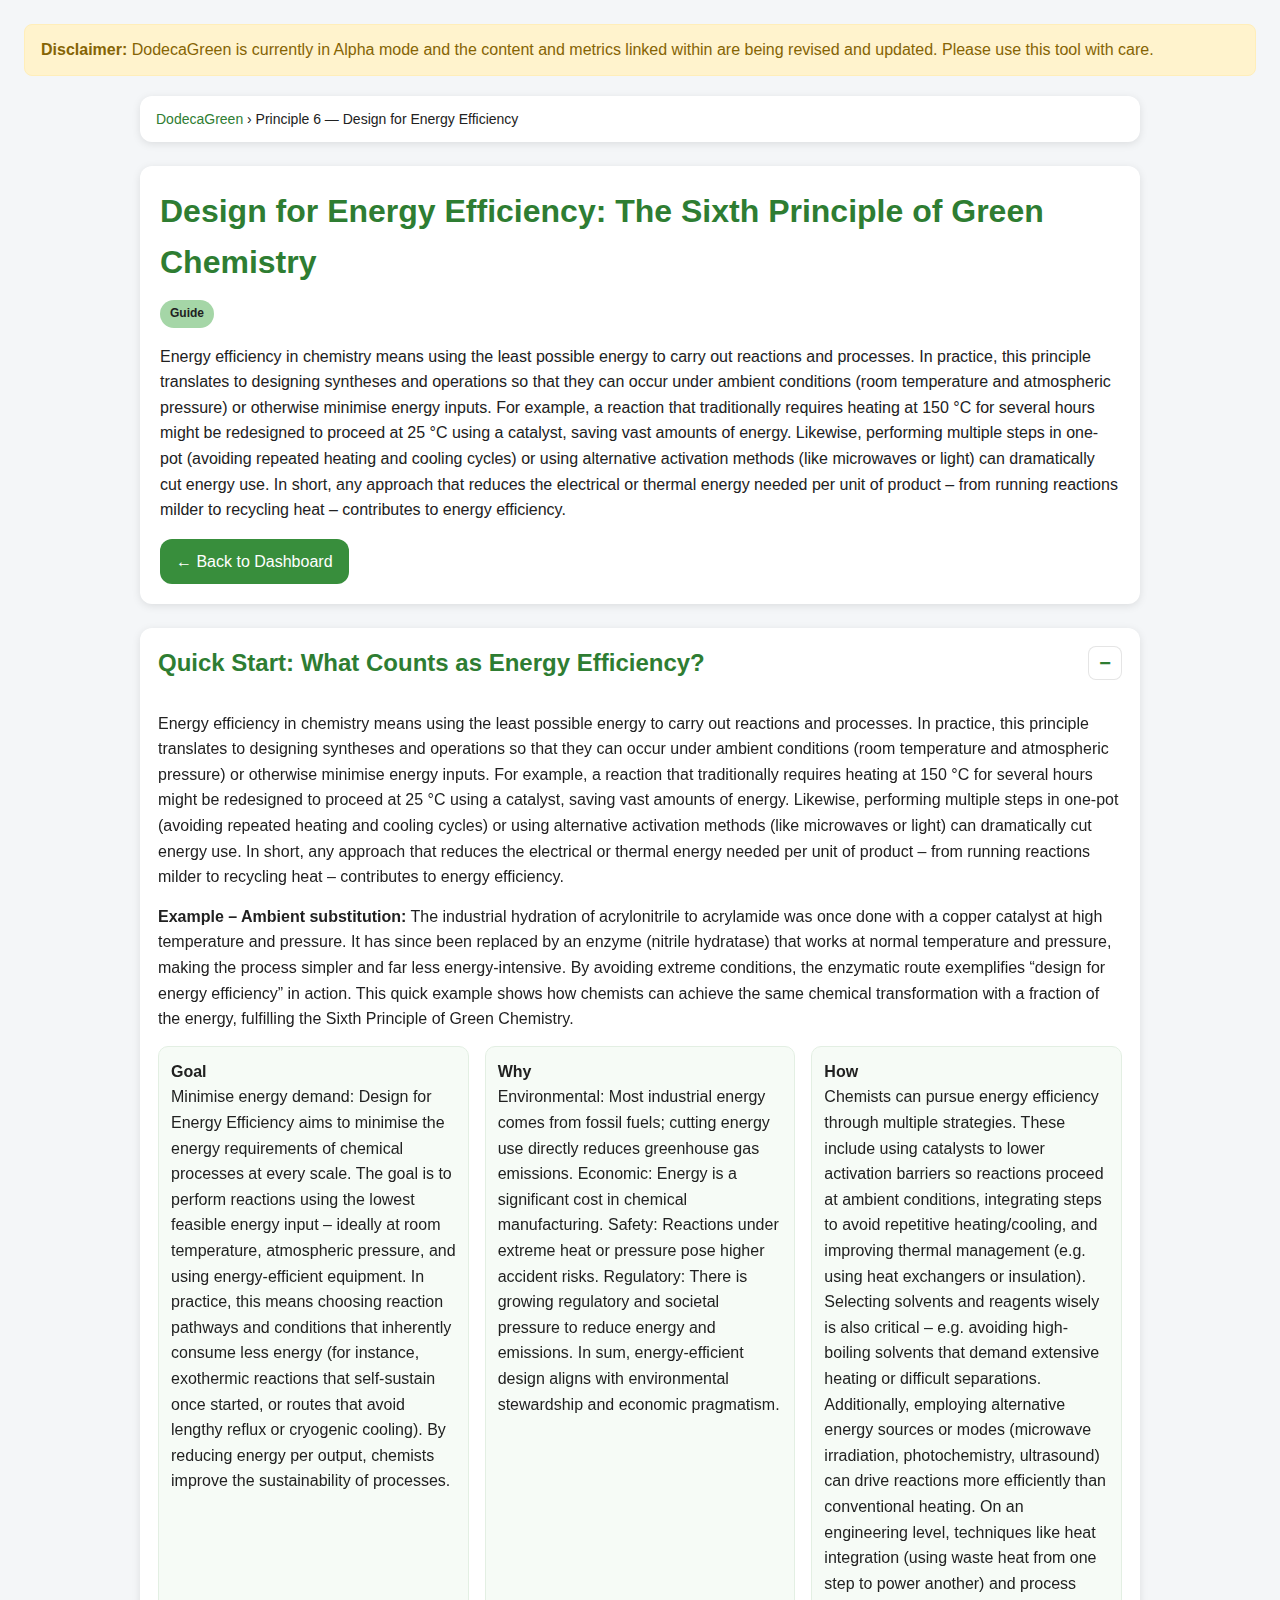
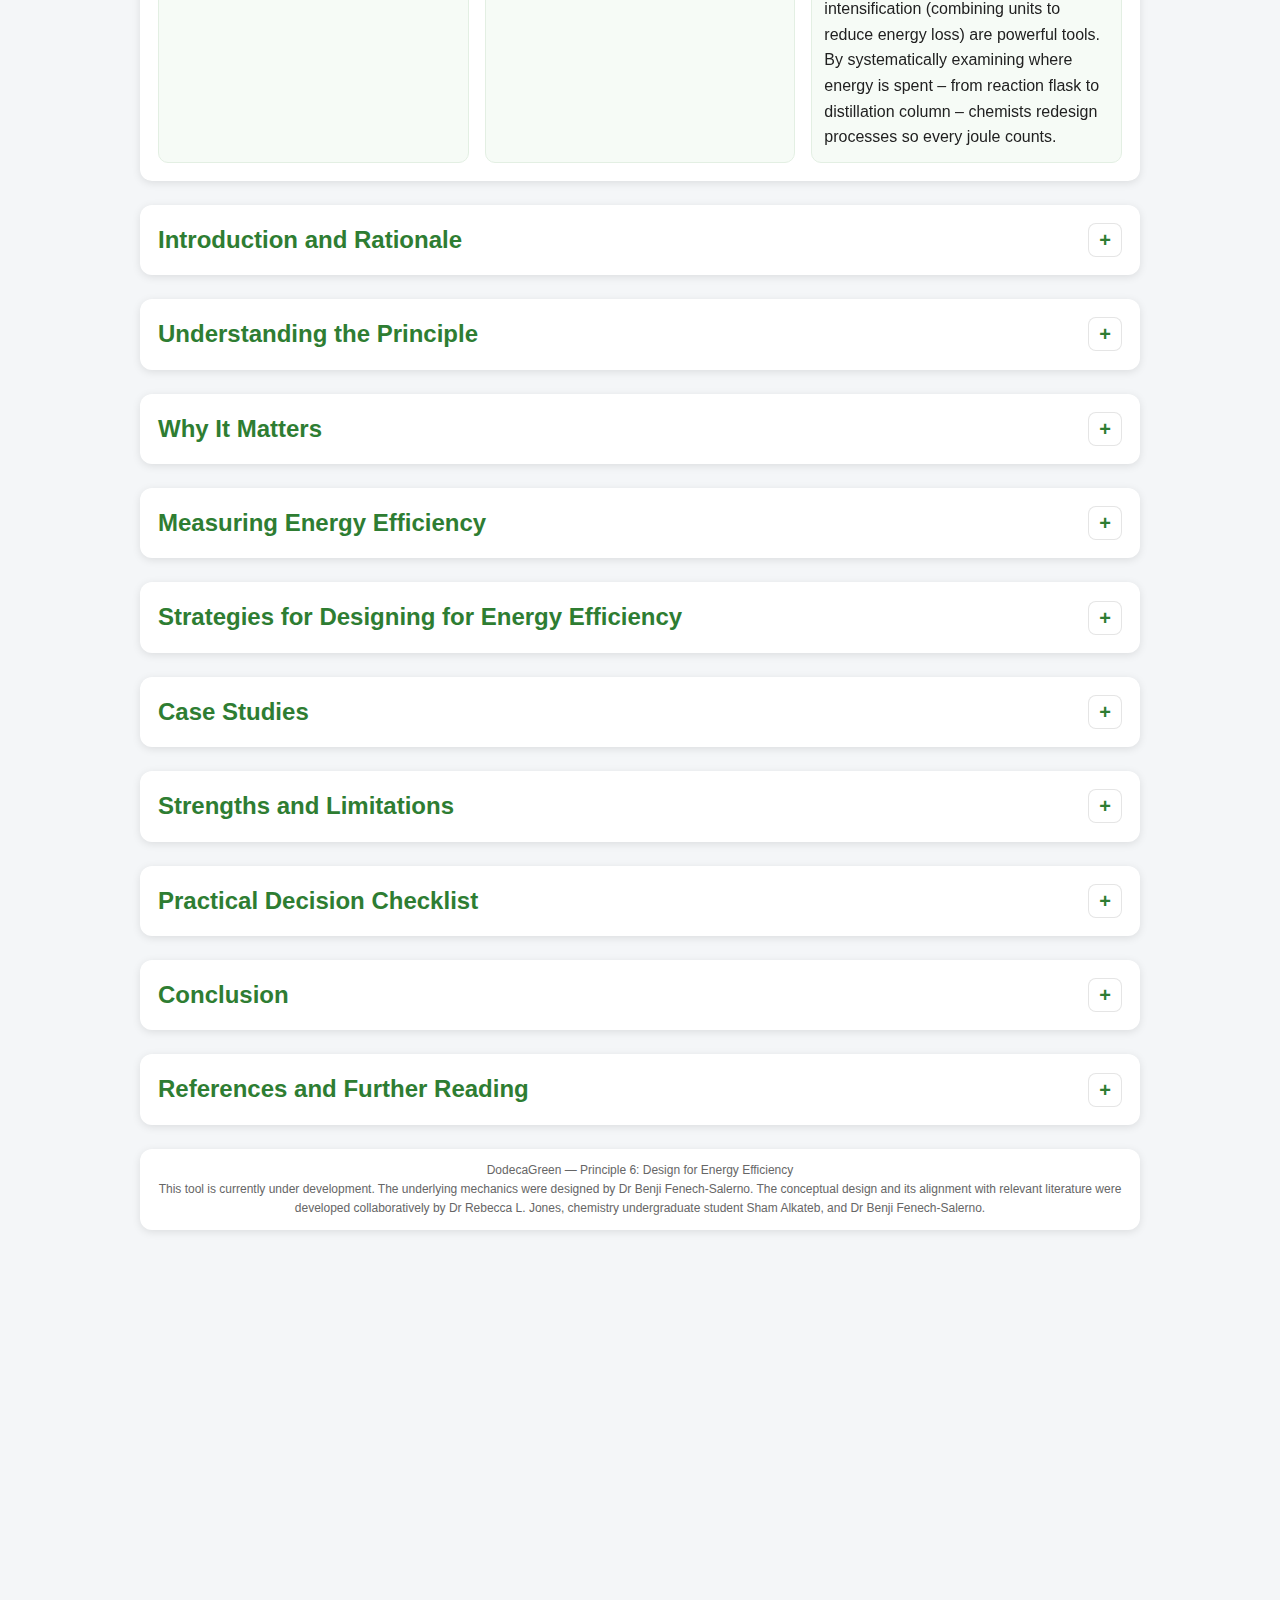
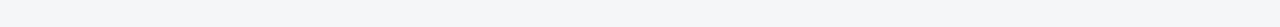
<file: 06_gc_energy_efficiency.html>
<!DOCTYPE html>
<html lang="en">
<head>
  <meta charset="UTF-8" />
  <meta name="viewport" content="width=device-width, initial-scale=1.0" />
  <title>DodecaGreen · Principle 6 — Design for Energy Efficiency</title>
  <link rel="stylesheet" href="styles.css">
</head>
<body>

  <div style="background-color: #fff3cd; color: #856404; padding: 12px 16px; border: 1px solid #ffeeba; border-radius: 8px; margin-bottom: 20px; font-family: 'Segoe UI', Roboto, sans-serif;">
    <strong>Disclaimer:</strong> DodecaGreen is currently in Alpha mode and the content and metrics linked within are being revised and updated. Please use this tool with care.
</div>
  
  <div id="main-container">
    <div class="card breadcrumb">
      <a href="index.html">DodecaGreen</a> › Principle 6 — Design for Energy Efficiency
    </div>

    <header class="card" style="padding: 20px;">
      <div style="display: flex; justify-content: space-between; align-items: center; flex-wrap: wrap; gap: 12px;">
        <h1>Design for Energy Efficiency: The Sixth Principle of Green Chemistry</h1>
        <span class="badge">Guide</span>
      </div>
      <p>Energy efficiency in chemistry means using the least possible energy to carry out reactions and processes. In practice, this principle translates to designing syntheses and operations so that they can occur under ambient conditions (room temperature and atmospheric pressure) or otherwise minimise energy inputs. For example, a reaction that traditionally requires heating at 150 °C for several hours might be redesigned to proceed at 25 °C using a catalyst, saving vast amounts of energy. Likewise, performing multiple steps in one-pot (avoiding repeated heating and cooling cycles) or using alternative activation methods (like microwaves or light) can dramatically cut energy use. In short, any approach that reduces the electrical or thermal energy needed per unit of product – from running reactions milder to recycling heat – contributes to energy efficiency.</p>
      <a class="btn" href="index.html">← Back to Dashboard</a>
    </header>

    <section class="card collapsible open">
      <div class="collapsible-header"><h2>Quick Start: What Counts as Energy Efficiency?</h2><div class="toggle-btn">−</div></div>
      <div class="collapsible-content section-body">
        <p>Energy efficiency in chemistry means using the least possible energy to carry out reactions and processes. In practice, this principle translates to designing syntheses and operations so that they can occur under ambient conditions (room temperature and atmospheric pressure) or otherwise minimise energy inputs. For example, a reaction that traditionally requires heating at 150 °C for several hours might be redesigned to proceed at 25 °C using a catalyst, saving vast amounts of energy. Likewise, performing multiple steps in one-pot (avoiding repeated heating and cooling cycles) or using alternative activation methods (like microwaves or light) can dramatically cut energy use. In short, any approach that reduces the electrical or thermal energy needed per unit of product – from running reactions milder to recycling heat – contributes to energy efficiency.</p>
        <p><strong>Example – Ambient substitution:</strong> The industrial hydration of acrylonitrile to acrylamide was once done with a copper catalyst at high temperature and pressure. It has since been replaced by an enzyme (nitrile hydratase) that works at normal temperature and pressure, making the process simpler and far less energy-intensive. By avoiding extreme conditions, the enzymatic route exemplifies “design for energy efficiency” in action. This quick example shows how chemists can achieve the same chemical transformation with a fraction of the energy, fulfilling the Sixth Principle of Green Chemistry.</p>
        <div class="kpi">
          <div class="item"><strong>Goal</strong><br/>Minimise energy demand: Design for Energy Efficiency aims to minimise the energy requirements of chemical processes at every scale. The goal is to perform reactions using the lowest feasible energy input – ideally at room temperature, atmospheric pressure, and using energy-efficient equipment. In practice, this means choosing reaction pathways and conditions that inherently consume less energy (for instance, exothermic reactions that self-sustain once started, or routes that avoid lengthy reflux or cryogenic cooling). By reducing energy per output, chemists improve the sustainability of processes.</div>
          <div class="item"><strong>Why</strong><br/>Environmental: Most industrial energy comes from fossil fuels; cutting energy use directly reduces greenhouse gas emissions. Economic: Energy is a significant cost in chemical manufacturing. Safety: Reactions under extreme heat or pressure pose higher accident risks. Regulatory: There is growing regulatory and societal pressure to reduce energy and emissions. In sum, energy-efficient design aligns with environmental stewardship and economic pragmatism.</div>
          <div class="item"><strong>How</strong><br/>Chemists can pursue energy efficiency through multiple strategies. These include using catalysts to lower activation barriers so reactions proceed at ambient conditions, integrating steps to avoid repetitive heating/cooling, and improving thermal management (e.g. using heat exchangers or insulation). Selecting solvents and reagents wisely is also critical – e.g. avoiding high-boiling solvents that demand extensive heating or difficult separations. Additionally, employing alternative energy sources or modes (microwave irradiation, photochemistry, ultrasound) can drive reactions more efficiently than conventional heating. On an engineering level, techniques like heat integration (using waste heat from one step to power another) and process intensification (combining units to reduce energy loss) are powerful tools. By systematically examining where energy is spent – from reaction flask to distillation column – chemists redesign processes so every joule counts.</div>
        </div>
      </div>
    </section>

    <section class="card collapsible">
      <div class="collapsible-header"><h2>Introduction and Rationale</h2><div class="toggle-btn">+</div></div>
      <div class="collapsible-content section-body">
        <p>The principle “Design for Energy Efficiency” was formalized in the 1990s by Paul Anastas and John Warner as one of the 12 guiding principles of Green Chemistry. The formal definition states: Energy requirements should be recognized for their environmental and economic impacts and minimized. Synthetic methods should be conducted at ambient temperature and pressure whenever possible. This principle highlights that beyond the chemicals themselves, the energy used in synthesis has a major sustainability impact. Historically, chemists focused on yield and purity, often accepting energy-intensive steps (refluxing, distilling, cryogenic cooling) as routine necessities. However, rising concerns about climate change and resource consumption have pushed energy efficiency to the forefront.</p>
        <p>By the late 20th century, the chemical industry’s energy footprint had become impossible to ignore – not only due to cost but also its contribution to pollution and greenhouse gas emissions. Early green chemistry advocates like Anastas argued that “prevention is better than cure” applied not just to waste, but to energy waste as well. Running reactions at ambient conditions isn’t always trivial, but it forces innovation: the development of new catalysts, solvents, or reaction pathways that can operate under gentler conditions. At its core, the Sixth Principle asks chemists to broaden their definition of efficiency beyond yield, to include the energy efficiency of the process. This has led to new research and metrics that specifically evaluate energy usage in reactions (much as we evaluate atom economy or E-factor for materials).</p>
        <p>In this guide, we will explore what designing for energy efficiency entails in practical terms. We’ll start by understanding how conventional processes often use energy (and where it’s wasted), then contrast that with energy-conscious approaches. We’ll discuss why this principle matters – from environmental and human health perspectives to economic and regulatory angles. Next, we introduce metrics for measuring energy efficiency, giving you the tools to quantify improvements. We will then outline concrete strategies for making lab and industrial processes more energy-efficient, followed by real-world case studies demonstrating successes. Finally, we’ll consider the strengths and limitations of this principle, and provide a checklist to help chemists apply energy-efficient thinking in practice. By the end, you should see how Design for Energy Efficiency can be woven into everyday chemistry decisions, yielding processes that are not only greener but often simpler, safer, and more cost-effective as well.</p>
      </div>
    </section>

    <section class="card collapsible">
      <div class="collapsible-header"><h2>Understanding the Principle</h2><div class="toggle-btn">+</div></div>
      <div class="collapsible-content section-body">
        <p>Traditional chemical processes often achieve their goals at the expense of high energy consumption. Consider a conventional organic synthesis: one step might require refluxing in boiling solvent overnight (consuming heat energy), followed by vacuum distillation to remove the solvent (more energy for heating and reduced pressure), then perhaps a cryogenic cooling for a subsequent step. Each of these operations demands energy, much of which is wasted as heat dissipated to the environment. In contrast, an energy-efficient design seeks to avoid unnecessary energy inputs by fundamentally altering how the reaction is done.</p>
        <p>One clear example is the use of catalysis vs. uncatalyzed reactions. Many reactions that are thermally demanding can be re-routed through a catalyst that lowers the activation energy. The catalyst provides an alternative pathway so that the reaction can proceed at a lower temperature or with a shorter heating time. In effect, catalysts are energy-saving tools: they let chemistry occur with a smaller energy hill to climb. By analogy, if an uncatalyzed reaction is like pushing a boulder over a high mountain, a catalyzed one is like going through a tunnel – the destination is the same, but the energy required is much less.</p>
        <p></p>
        <p>In chemical terms, the catalyst provides an alternate mechanism (red path) requiring less energy, achieving the same end result more efficiently.</p>
        <p>Energy-efficient design also means scrutinizing where energy is used in the entire process, not just during the chemical reaction. Notably, reaction heating itself is often not the biggest energy hog. As Dr. David Constable of the ACS Green Chemistry Institute points out, a lot of energy in multi-step syntheses goes into things like solvent removal (evaporating or distilling solvents), solvent swaps, and product isolation. For example, if a chemist performs a reaction in a high-boiling solvent and then needs to evaporate that solvent under vacuum to isolate the product, the energy required to vaporize liters of solvent can dwarf the energy used to heat the reaction mixture initially. Therefore, an energy-efficient approach might favor a reaction solvent that’s easy to remove (or no solvent at all), or even better, avoid a solvent-intensive workup by doing a one-pot synthesis. The cumulative energy saved by not having to heat, cool, evaporate, and reheat multiple times can be enormous.</p>
        <p>In broader terms, designing for energy efficiency is about seeing energy as a reagent or reactant – a resource to be optimized and conserved. Just as the concept of atom economy taught chemists to value every atom, this principle teaches us to value every joule. Conventional thinking might treat energy as an infinite utility: if a step needs 80 °C and 5 hours, one simply provides that heat from a hotplate. Green chemistry flips this perspective, asking “Is there a way to avoid needing that much heat in the first place?” This often leads to creative solutions: performing reactions under mild alternative conditions (using light, electricity, or mechanochemical grinding), coupling exothermic and endothermic steps so that one reaction’s heat drives another, or using renewable energy (solar, wind) to supply what energy is needed. The principle also dovetails with engineering practices like insulation (to prevent heat loss), reactor design (e.g. microwave reactors that directly couple energy into reactants, reducing waste heat), and batch vs. continuous operation (continuous flow reactors can often be more heat-efficient).</p>
        <p>Another important aspect is the systems thinking approach: improvements in energy efficiency at the process level may yield downstream benefits. For instance, a process that runs at ambient temperature might allow simpler equipment (no specialized high-pressure vessels or cryogenic apparatus), which in turn means less energy for ancillary systems like cooling water or pressurization. Similarly, an efficient reaction that generates less waste also saves energy because waste treatment (incineration, distillation of waste solvents, etc.) is energy-intensive. In sum, energy-efficient design tends to have a cascading positive effect on the overall sustainability of the process.</p>
        <p>Finally, it’s worth noting the interplay with other principles of green chemistry. Energy efficiency often goes hand-in-hand with safer solvents and reagents (Principle 5), because many safer solvent choices allow milder operations. It also connects to catalysis (Principle 9), since catalysis is a key enabler of low-energy pathways. There can be trade-offs: for example, using a renewable feedstock (Principle 7) might sometimes require more energy to process than a petroleum feedstock, raising interesting questions about balancing energy vs. renewability. Such trade-offs highlight why metrics and holistic evaluation are important – a theme we explore in the next section. In essence, Understanding the Sixth Principle is recognizing that every chemical reaction has an energy cost, and by smart design, chemists can reduce that cost without sacrificing performance.</p>
      </div>
    </section>

    <section class="card collapsible">
      <div class="collapsible-header"><h2>Why It Matters</h2><div class="toggle-btn">+</div></div>
      <div class="collapsible-content section-body">
        <p><strong>Environmental Impact:</strong> Energy-intensive processes often correlate with a large carbon footprint. Burning fossil fuels for heat or electricity releases CO₂ and other greenhouse gases. The chemical industry, being a huge energy consumer, contributes 4–6% of global GHG emissions. By designing more energy-efficient processes, chemists directly cut emissions and pollution. Additionally, milder conditions mean fewer combustion byproducts (e.g. NOₓ from high-temperature furnaces). In short, improving energy efficiency helps combat climate change and reduces air pollution from energy generation.</p>
        <p><strong>Human Health:</strong> Running reactions at extreme temperatures or pressures can pose occupational hazards. High-temperature oils, steam, and pressurized systems increase the risk of burns, explosions, or leaks of hazardous gases. Energy efficiency promotes ambient or near-ambient processes, which are inherently safer for workers. Moreover, consuming less energy often means fewer ancillary chemicals (e.g. less antifreeze for cryogenic cooling, less thermal insulation materials), reducing exposure to those substances. Indirectly, lower fuel burning means improved air quality, which benefits public health.</p>
        <p><strong>Economic Benefit:</strong> Energy is a significant cost in both lab and industrial settings. Heating, cooling, stirring, distilling – all these operations consume electricity or fuel. For example, leaving a hotplate or vacuum pump running unnecessarily racks up costs. On an industrial scale, energy bills constitute a major portion of production costs. Designing for efficiency thus yields cost savings. Companies that use less energy per ton of product enjoy higher profit margins and are less vulnerable to energy price fluctuations. Additionally, efficient processes might achieve faster throughput (since time and energy often correlate), leading to productivity gains.</p>
        <p><strong>Safety & Regulation:</strong> Many safety regulations and standards encourage reducing thermal and pressure extremes (to lower accident risk). For instance, processes that operate at ambient pressure avoid the regulatory burden of pressure vessel certifications. Energy efficiency is also increasingly tied to compliance with environmental regulations (like CO₂ emission limits or energy efficiency directives). Adopting this principle helps future-proof processes against stricter regulations, such as carbon pricing or mandatory energy audits, by ensuring the process is already low on energy usage.</p>
        <p><strong>Resource Conservation:</strong> Using energy often also means using natural resources (fossil fuels, water for cooling, etc.). Efficient design conserves these resources. For example, if a process needs less steam, it in turn consumes less water and fuel to generate that steam. In a world of finite resources, energy-efficient processes are more sustainable long-term and reduce strain on power grids and fuel supplies, contributing to overall resource efficiency.</p>
        <p><strong>Industry Innovation & Reputation:</strong> Embracing energy efficiency drives technological innovation – from new catalysts to novel reactor designs (like flow reactors or microwave systems). Companies known for sustainable, low-energy processes gain a reputation advantage. This can lead to competitive benefits, as customers and investors increasingly seek out environmentally responsible suppliers. Internally, a culture of energy mindfulness can spur continuous improvement, where teams regularly find creative ways to do more with less energy.</p>
      </div>
    </section>

    <section class="card collapsible">
      <div class="collapsible-header"><h2>Measuring Energy Efficiency</h2><div class="toggle-btn">+</div></div>
      <div class="collapsible-content section-body">
        <p>Quantifying energy efficiency in chemical processes is vital for comparing alternatives and tracking improvements. Several metrics and tools are used to measure energy use:</p>
        <ul>
          <li><strong>Energy Intensity (EI):</strong> This is a straightforward metric that defines how much energy is used to produce a given amount of product. Formally, one can express it as:
            $$ \text{Energy Intensity (EI)} = \frac{\text{Total energy consumed by process}}{\text{Mass of product output}} $$
            Typically, EI might be reported in units like MJ per kg of product. A lower EI means a more energy-efficient process. For example, if a reaction sequence consumes 500 MJ of energy and yields 50 kg of product, the EI is 10 MJ/kg. Improvements like better insulation or a catalyst that shortens reaction time will lower the numerator (energy), thus lowering EI. Energy Intensity can be applied at different scales – per reaction step, per overall process, or per plant output – to pinpoint where energy use is highest. It’s analogous to the mass-based Process Mass Intensity (PMI), but tracking energy instead of mass. Companies often monitor EI year over year to measure progress in energy reduction efforts.</li>
          <li><strong>Reaction Enthalpy and Heat Demand:</strong> Every chemical reaction has an enthalpy change (ΔH). If ΔH is highly positive (endothermic), the reaction requires input of heat. If highly negative (exothermic), it releases heat (which potentially could be harnessed). By looking at the enthalpies of the steps in a synthesis, chemists gauge inherent energy needs. A strongly endothermic step will be an energy sink – meaning heaters or microwave energy must be supplied. In contrast, an exothermic step might provide usable heat. Thermodynamic data thus guide design: one might couple an exothermic reaction’s output to drive an endothermic step (this concept underlies heat integration). Calorimetry is a technique to measure the heat released or absorbed by a reaction, allowing precise accounting of energy flow. In development, if one synthetic route has a cumulative reaction enthalpy requiring 200 kJ/mol of input while an alternative route is only 50 kJ/mol endothermic, the latter is inherently more energy efficient to run. Note that enthalpy is necessary but not sufficient to know total energy use – practical inefficiencies (like heating a whole reactor mass, losses to environment) mean actual energy supplied can exceed reaction enthalpy considerably.</li>
          <li><strong>Heat Integration (Thermal Efficiency):</strong> In industrial settings, heat integration is a key measure of energy efficiency. Engineers perform pinch analysis to identify the maximum possible energy recovery in a network of processes. A high degree of heat integration means that the plant successfully uses waste heat from hot streams to heat up colder streams elsewhere, thus minimizing external heating/cooling utilities. One can measure this by a thermal efficiency percentage: e.g. “The process recovers 70% of available waste heat for reuse.” Another metric is the energy saved vs. theoretical minimum: if a process with perfect integration would use X MJ, and the actual process uses 1.2X MJ, it’s 83% efficient relative to that theoretical minimum. Heat exchanger networks and combined heat and power (CHP) units boost these figures. A concrete example: a distillation column produces hot condensate – instead of discarding that heat, it is run through a heat exchanger to pre-warm the feed of a second column. Metrics like the temperature–enthalpy diagram “pinch point” tell where improvements can be made. Effective heat integration can dramatically cut fuel consumption; it is one reason modern chemical plants achieve far greater energy efficiency than older designs.</li>
          <li><strong>Process Mass Intensity (PMI) vs. Energy:</strong> While PMI measures mass efficiency (kg materials per kg product), one can extend the concept to energy. Some companies report an “energy PMI” – essentially the EI defined above – alongside traditional PMI. By plotting energy use per batch and seeing how it changes with scale or modifications, chemists ensure that solving one problem (say, yield) doesn’t inadvertently spike energy needs. Often, mass and energy efficiency correlate (e.g. a step that produces lots of waste likely also involves multiple heating/cooling cycles), but not always. Thus, measuring both gives a more complete picture of process greenness.</li>
          <li><strong>Lifecycle Energy (Cumulative Energy Demand):</strong> A more holistic metric is to assess the total energy usage over a product’s entire lifecycle, often called Cumulative Energy Demand (CED). This goes beyond the reaction flask – it includes energy used to produce raw materials, energy in transporting chemicals, and energy in disposing of waste. For instance, a solvent might be cheap to use in the lab, but if it is made via an energy-intensive process, the upstream energy is significant. LCA (Life Cycle Assessment) tools tally up all these contributions. CED is usually given in MJ per functional unit (e.g. per kg of product). An energy-efficient design in the lab that relies on a very energy-intensive reagent could end up not being efficient when viewed cradle-to-grave. Therefore, lifecycle energy analysis ensures optimizations are real and not shifting burdens upstream. As an example, suppose a biocatalytic route uses much less energy on-site than a chemical route, but requires refrigeration of enzymes which adds upstream energy use – an LCA might reveal whether it’s still superior overall. In general, lowering process energy tends to lower CED, but CED helps catch any hidden energy costs (like production of a fancy catalyst or purification steps).</li>
          <li><strong>Energy Productivity and Yield per Energy:</strong> Another way to express efficiency is product yield per unit energy. This flips the EI ratio. In synthetic labs, one might think in terms of kJ per mmol of product. Higher yield at lower temperature is a double win – more product for less energy. In flow chemistry or continuous processes, sometimes throughput (kg/hour) per kW power is used as a figure of merit. This encourages maximizing output given a fixed energy input. For example, if two reactor setups both consume 5 kW power but one produces 2 kg/hour and the other 1 kg/hour, the first is clearly more efficient.</li>
        </ul>
        <p>When using these metrics, it’s important to interpret them in context. Benchmarks are emerging in literature – e.g., typical energy intensity values for certain classes of reactions, or sector averages for MJ per kg of a product (pharma vs. bulk chemicals will differ greatly). Also, metrics often need normalization; a very long reaction might have a low instantaneous power draw but still consume a lot over time, whereas a short, slightly hotter reaction might use less total energy. Thus, total energy (integrated over time) is what matters, not just power or temperature alone. By measuring and reporting these figures, chemists can set targets like “reduce energy intensity by 20%” or “achieve an E-factor of X with no net increase in energy use” – making energy efficiency a quantifiable design parameter alongside yield and selectivity.</p>
      </div>
    </section>

    <section class="card collapsible">
      <div class="collapsible-header"><h2>Strategies for Designing for Energy Efficiency</h2><div class="toggle-btn">+</div></div>
      <div class="collapsible-content section-body">
        <p>Designing a more energy-efficient process involves both chemical and engineering ingenuity. Here are several key strategies:</p>
        <p><strong>Use catalysts to lower activation energy:</strong> One of the most powerful ways to save energy is by introducing a catalyst. Catalysts enable reactions to proceed via a different pathway with a lower activation barrier, meaning you don’t need as much heat to get the reaction going. For example, using acid or enzymatic catalysis for esterification allows it to occur at room temperature, instead of heating to 150 °C without a catalyst. Not only does this cut heating requirements, it often speeds up the reaction (time is energy, after all). When selecting or developing catalysts, look for ones that allow ambient or near-ambient operation. Even in cases where some heating is needed, a good catalyst might drop the required temperature from, say, 120 °C to 60 °C, yielding big energy savings. Tip: Don’t overlook biocatalysts (enzymes) – they commonly operate at <40 °C and neutral pH, exemplifying energy-efficient chemistry (nature rarely runs reactions at extreme heat).</p>
        <p><strong>Run reactions at ambient temperature and pressure:</strong> Whenever possible, conduct reactions at room temperature and atmospheric pressure. This might seem obvious, but it’s a conscious design choice. For instance, instead of refluxing a reaction, see if it can be done with a longer reaction time at room temp or slightly elevated temp. Eliminating heating also often means eliminating cooling after the reaction – a double benefit. Similarly, avoid pressurised conditions if you can accomplish the reaction at 1 atm (perhaps by using a more reactive reagent or a better catalyst). Each 10 °C drop in operating temperature can save a significant fraction of energy in large-scale heating. Processes like photochemistry can sometimes enable ambient-temperature routes that thermal chemistry cannot. Likewise, performing chemistry in solventless or aqueous systems can reduce the need for high pressures (e.g. some reactions that require pressure in gas phase might proceed at ambient pressure in liquid phase or solid state). Tip: Consider slow continuous addition of reagents at ambient conditions if the reaction is exothermic – using the reaction’s own heat release to maintain temperature rather than external heating.</p>
        <p><strong>Avoid unnecessary heating and cooling cycles:</strong> A major inefficiency in multi-step syntheses is repeatedly heating and cooling the reaction mixture or intermediate streams. Plan sequences to minimise temperature swings. For example, if one step must be heated and the next step works better cold, see if you can modify the sequence so that a high-temperature step is last, not first, or use in situ techniques to avoid full cooling. Better yet, conduct consecutive steps in the same vessel (one-pot synthesis) so you don’t have to cool down, isolate, then re-heat – you can carry residual heat from one step into the next. This principle is also applied in industrial plants via heat cascading, where hot output from one reactor feeds into another unit that needs heat. By synchronizing process temperatures, you conserve energy (less heat wasted to the environment, less cooling water used). On a small scale, something as simple as insulating your reaction flask or using an oil bath with a lid can retain heat between steps. Tip: Think about order of additions and compatibility of reagents so that you can telescope steps – this often eliminates one or more evaporation or recrystallization steps, each of which would consume energy.</p>
        <p><strong>Implement heat integration and energy recovery:</strong> Especially in larger-scale operations, recycle energy within the process. This means using devices like heat exchangers to transfer heat from hot streams that are being cooled to cold streams that need heating. A classic example is using the hot distillate vapor to preheat the feed into the distillation column. Another is capturing exothermic reaction heat (e.g. from an oxidation or polymerization) by circulating a heat-transfer fluid, then using that heat elsewhere (for steam generation or heating another reactor). Techniques such as pinch analysis help identify the optimal network for heat exchange, ensuring maximum heat recovery. Additionally, consider Combined Heat and Power (CHP) systems: they produce electricity on-site and utilize the “waste” heat for process heating – achieving overall efficiencies of 70–80%. By designing the plant or lab setup with heat integration in mind, you cut down on external energy needed. Tip: On a lab scale, simple heat integration can be as straightforward as using the hot water output of a condenser to preheat the next experiment’s water bath, or using a single heating circulator in series for two processes (if their temperature requirements align).</p>
        <p><strong>Choose solvents and media that reduce energy usage:</strong> The choice of solvent can hugely affect energy efficiency. Prefer solvents with lower boiling points (if they are otherwise suitable), because they require less energy to heat and are easier to remove by distillation or evaporation. For example, performing a reaction in ethyl acetate (bp 77 °C) instead of dimethylformamide (bp 153 °C) can halve the heating energy needed and make solvent removal far less energy-intensive. Even better, consider solvent-free or aqueous reactions – eliminating organic solvents often removes the need for both heating (many neat reactions can be exothermic or driven by mechanochemistry) and energy-intensive solvent separation. If a high-boiling solvent is necessary for solubility reasons, see if microwave heating can be used to heat only the reaction mixture efficiently without heating an entire oil bath or room. Another trick: use reactive distillation or reflux with reactive capture, where the act of heating serves dual purposes (reaction and separation simultaneously), making the energy do double duty. Tip: Also avoid excessive solvent volumes – more solvent means more mass to heat (and later evaporate). Concentrated reactions, besides generating less waste, simply consume less energy to heat per mole of reactant.</p>
        <p><strong>Utilize alternative energy forms (microwave, ultrasound, light):</strong> Traditional heating (oil baths, electric mantles) often heats inefficiently – warming the vessel and surroundings more than the reactants. Microwave reactors deliver energy directly to polar molecules in the reaction mixture, often reducing heating time dramatically. For certain reactions, 5 minutes of microwave heating can replace several hours on a hotplate, saving energy and time (the energy is deposited quickly into the reaction, with less lost to the environment). Ultrasound (sonication) can accelerate reactions or mixing at ambient temperature, sometimes avoiding the need for heating at all. Photochemistry (using UV or visible light) can drive reactions that have no thermal equivalent, or replace a high-heat step with a light-initiated step at room temp. While these methods still require energy (microwaves consume electricity, lamps use power), they often have better energy efficiency in practice – e.g. a microwave might use 500 W for 5 minutes (0.042 kWh) versus a hotplate at 200 W for 5 hours (1 kWh). Furthermore, these alternative modes can open up new chemistry that proceeds under mild conditions. Tip: When using such tools, ensure the energy is well-coupled to the reactants (proper vessel for microwave, appropriate wavelength for photoreactions) to maximize efficiency. Also, be mindful that a highly efficient microwave or photoreaction is only green if the electricity source is not overly carbon-intensive – whenever possible use renewable-powered equipment.</p>
        <p><strong>Intensify and streamline the process (process intensification):</strong> Process intensification means achieving the same (or better) results with a smaller, more efficient setup. For energy, this can involve using continuous flow reactors, microreactors, or high-gravity mixers. These often have superior heat transfer and mixing, allowing reactions to be done with tight thermal control and less excess heating. For instance, a flow reactor can maintain a reaction at 60 °C uniformly, whereas a batch might be heated to 70 °C to ensure the bulk stays at 60 °C (wasting the extra 10 °C). Intensified processes often combine steps – e.g. reactive distillation combines reaction and separation in one unit, so you heat once instead of twice. Another example is simultaneous reaction and crystallization: as soon as product forms it crystallizes out, driving equilibrium and simplifying isolation – so you don’t need a separate cooling and crystallization step. By shrinking equipment volumes (microreactors), you also reduce heat losses (a small device has a higher surface area-to-volume but can be well-insulated, and any heated material is mostly reacting, not sitting idle in a big vat). Overall, intensification approaches lead to higher energy efficiency per kg product because they eliminate idle time and excess thermal mass. Tip: Consider if multiple operations can be merged – could you carry out a reaction and its purification in one integrated system? Each integration usually knocks out one heating/cooling cycle or one evaporation step, thereby saving energy.</p>
        <p><strong>Employ smart scheduling and operation practices:</strong> Sometimes energy inefficiency is not in the chemistry, but in how we operate equipment. Simple operational choices can make a big difference. For example, don’t heat or cool equipment longer than necessary – use timers or automated controls to ensure heaters, hotplates, ovens, and circulators are turned off promptly when a reaction is complete. In a plant, schedule batches such that one follows another while equipment is still warm (instead of letting reactors cool to ambient and then reheating). In laboratories, a notorious energy drain is the fume hood: a variable air volume (VAV) fume hood left open can consume as much energy in a day as several houses’ heating/cooling. Closing the sash when not in use maintains safety and cuts energy use by 40% or more for the ventilation system. Similarly, turn off or power-down vacuum pumps, chillers, and stirrers when they’re not needed – a pump running 24/7 wastes electricity and generates heat. These behavioral or scheduling strategies ensure that energy is used only when it is actually doing chemical work. While this might seem like general good practice, it’s a crucial part of designing operations with energy efficiency in mind. Tip: Use sensors and automation – e.g. thermostats that turn heating on only when temperature drops, motion sensors to reduce lab HVAC when unoccupied, etc. Such smart controls can yield major energy savings without any change in chemistry.</p>
        <p>By combining these strategies, chemists can drastically reduce the energy footprint of their processes. Often, the best results come from synergy: for instance, using a catalyst (strategy 1) enables ambient conditions (strategy 2) and also lets you run in flow (strategy 6), which then makes heat integration easier (strategy 4), and so on. The result is a process that might use a fraction of the energy compared to the original approach. Designing for energy efficiency becomes an exercise in creativity – finding novel ways to get Mother Nature to do the hard work (catalysis, exothermicity, etc.) so that we don’t have to keep cranking up the thermostat or pressure gauge.</p>
      </div>
    </section>

    <section class="card collapsible">
      <div class="collapsible-header"><h2>Case Studies</h2><div class="toggle-btn">+</div></div>
      <div class="collapsible-content section-body">
        <h3>Case Study 1: Enzymatic Production of Acrylamide vs. Traditional High-Energy Route</h3>
        <p>The situation: Acrylamide, a valuable monomer, was traditionally produced by hydrating acrylonitrile using a copper-based catalyst at high temperature (~100 °C) and elevated pressure. This process consumed significant energy for heating and also required energy-intensive purification steps due to side reactions and catalyst removal.</p>
        <p>What was changed: In the 1980s, an alternative biocatalytic route was developed using nitrile hydratase enzymes (derived from microbes) to catalyse the same reaction. The enzyme operates at ambient temperature and atmospheric pressure – in fact, the optimal temperature is only about 5–15 °C (since the enzyme is quite active even in the cold). No heavy heating or pressurization is required. The enzyme is used in an immobilized form, and the reaction can be run in aqueous solution.</p>
        <p>Energy/resource issues solved: The energy savings were dramatic. The enzymatic process runs essentially at room temperature (or slightly cooled, which can often be achieved by chilling water, far less energy than high-pressure steam). It also doesn’t require the multiple distillation steps that the copper process did to remove side-products – the biocatalyst is highly selective, yielding acrylamide in near-quantitative selectivity. By avoiding heating and simplifying purification, energy use per kg of acrylamide dropped substantially. Additionally, the absence of copper and other additives eliminated the need for energy to manufacture and later remove those additives (fewer inputs to the process).</p>
        <p>Outcomes: The microbial enzyme route now produces the majority of the world’s acrylamide. It exemplifies designing for energy efficiency by exploiting biological catalysts. Besides the energy benefits, it also proved safer and gave a purer product (since the only major by-product is a small amount of biomass or spent enzyme). As noted in industry reports, the enzyme route’s features include “reaction at normal temperature and pressure, simple equipment, safe operation, and high conversion with no need to recover unreacted material”. Economic analysis showed significant cost savings on utilities. This case showed that re-thinking a process with biocatalysis not only cut hazardous waste but nearly eliminated the energy costs associated with the older catalytic method, all while increasing yield and selectivity.</p>
        <h3>Case Study 2: Ibuprofen Synthesis – Reducing Steps and Energy</h3>
        <p>The situation: Ibuprofen, a common painkiller, was originally manufactured by a six-step process (known as the Boots process) which involved multiple high-temperature steps and isolations. Some steps were highly energy-demanding, including refluxes and strong heating for rearrangements, and each step required cooling down and work-up before the next. The overall atom economy was low (~44%) and the E-factor high, indicating inefficiencies on many fronts. Energy usage was correspondingly high due to several distillations and an acid chloride formation step at elevated temperature.</p>
        <p>What was changed: In the late 1990s, the Boots–Hoechst–Celanese (BHC) consortium developed a green synthesis of ibuprofen. This award-winning process compressed the route to just three steps using modern catalysts. Notably, it introduced catalytic hydrogenation and carbonylation steps that ran at moderate conditions, replacing harsher steps. For example, one of the original steps requiring high heat was replaced by a room-temperature aluminium chloride catalyzed reaction (which itself was later optimized). The only significant heating in the BHC route is for a hydrogenation that is exothermic and essentially self-sustaining once started. There are no intermediate isolation steps requiring full solvent removal – the process was streamlined.</p>
        <p>Energy/resource issues solved: By cutting the number of steps in half, the new process inherently required fewer heat-up and cool-down cycles. The catalysts enabled lower temperatures and avoided the use of stoichiometric reagents that previously necessitated energy-intensive separations. One analysis found that roughly 3.5 kWh of energy was saved per batch of ibuprofen with the new route, just from reduced heating demands and less solvent evaporation. The only major by-product is acetic acid, which is easily separated and even reusable, removing the need for energy to treat wastes. The atom economy jumped to ~74%, indicating most of the material (and energy) invested ends up in the product. In terms of operating conditions, some steps that were done at reflux in the old process are now done at <100 °C in the presence of catalysts. Also, the exothermic nature of one step is harnessed – its heat is used to drive itself and partially warm the next operation, demonstrating heat integration.</p>
        <p>Outcomes: The BHC ibuprofen process is celebrated as a milestone in green chemistry. It not only reduced waste dramatically but also reduced energy usage by ~50% per unit of ibuprofen produced, according to the EPA’s evaluation. Financially, the process is cheaper (fewer steps = less energy and labor), and environmentally it prevents thousands of tons of waste and associated energy to handle that waste. This case study underscores that sometimes the best way to save energy is to eliminate steps entirely through smarter design. By using catalysis and process integration, the ibuprofen case achieved superior outcomes on all metrics: economics, environment, and energy efficiency. It has since inspired similar redesigns of other pharmaceutical syntheses.</p>
        <h3>Case Study 3: Mechanochemical and Solvent-Free Reactions in a Pharmaceutical Intermediate</h3>
        <p>The situation: A pharmaceutical company traditionally made a certain complex intermediate via a multi-step synthesis in solution. One key C–C coupling step required a long (12-hour) reflux in toluene at 110 °C to obtain a decent yield. This step was followed by solvent evaporation and a purification that involved re-dissolving the crude solid in hot ethanol and then cooling (more heating and cooling). Overall, this step’s energy profile was poor: a full day of heating per batch, plus another round of heating and cooling for recrystallization.</p>
        <p>What was changed: Inspired by advances in mechanochemistry, the R&D chemists explored doing the coupling under solvent-free conditions using a ball mill. They found that by adding the reactants and a solid base into a ball milling jar with stainless steel balls, the desired coupling could be achieved in just 30 minutes of milling at room temperature. The mechanical energy of milling was enough to drive the reaction. Additionally, because no bulk solvent was present, the product often formed as a fine powder of salt and product mix. A small amount of ethanol was then used only to wash out the product (instead of as a full reaction medium), and the product was sufficiently pure to move forward without an extensive hot recrystallization.</p>
        <p>Energy/resource issues solved: The ball-mill method eliminated the need for continuous external heating. The only energy input was the electricity to run the mill (which was on the order of 100 W for 0.5 hours = 0.05 kWh, negligible compared to a 12h reflux requiring perhaps 1–2 kWh). Moreover, skipping the large-volume solvent means not having to evaporate that solvent – a huge energy savings. The subsequent purification was simplified and done at ambient temperature (filtration of the solid and minimal solvent rinse). Studies showed that many solution-based reactions, like this coupling, when done by mechanochemistry have “improved time and energy efficiency.” In this case, time went from 12h to 0.5h and energy from heating was essentially zero. The yield was comparable, and the solvent usage was slashed by >90%.</p>
        <p>Outcomes: This example (a hypothetical but representative scenario based on literature reports) demonstrates the potential of mechanochemical synthesis to achieve dramatic energy efficiency gains. The company, seeing success at small scale, invested in larger milling equipment and integrated this step into their pilot plant. They reported that not only did the new method cut energy consumption per batch by an order of magnitude, it also improved safety (no flammable solvent vapors, no hot oil baths). While not every reaction can be done in a ball mill, this case study highlights a broader lesson: by challenging the assumption that a reaction “must be done in solution with heat,” one can discover alternatives that break the energy-intensive paradigm. It’s a vivid example of design for energy efficiency yielding process innovation that also aligns with other green principles (no solvent, less waste). Several pharmaceutical companies now routinely screen for mechanochemical or ambient alternatives to traditional heated reactions, especially for steps that were bottlenecks in throughput due to long heating times. The result is faster, cleaner, and much more energy-efficient synthesis.</p>
      </div>
    </section>

    <section class="card collapsible">
      <div class="collapsible-header"><h2>Strengths and Limitations</h2><div class="toggle-btn">+</div></div>
      <div class="collapsible-content section-body">
        <h3>Strengths of designing for energy efficiency:</h3>
        <ul>
          <li><strong>Significant emissions reduction:</strong> Using less energy directly lowers CO₂ and greenhouse gas emissions, especially if fossil fuels are the energy source. Energy-efficient processes therefore have a smaller carbon footprint, helping meet climate targets and improve air quality.</li>
          <li><strong>Cost savings:</strong> Energy often constitutes a large operating cost. Efficient design reduces electricity, fuel, and steam usage, which translates to lower production costs per batch. These savings can be substantial in energy-intensive industries (chemicals, pharmaceuticals), improving profitability.</li>
          <li><strong>Enhanced safety:</strong> Processes at ambient conditions (low temperatures and pressures) are inherently safer. There’s less risk of explosions, thermal runaways, or high-pressure leaks. Additionally, eliminating extreme conditions reduces stress on equipment, lowering the chance of failures or accidents.</li>
          <li><strong>Regulatory compliance and incentives:</strong> Many regions have regulations or incentives related to energy efficiency (such as tax breaks, carbon credits, or efficiency standards). Designing efficient processes puts companies ahead of compliance curve and can qualify them for green certifications or financial incentives.</li>
          <li><strong>Holistic sustainability:</strong> Energy efficiency often aligns with other green improvements – for instance, if you design a process to use less energy, you often end up simplifying it (fewer steps, less solvent), which means less waste and fewer raw materials. It pushes innovation that benefits overall environmental performance.</li>
          <li><strong>Public and stakeholder image:</strong> Companies that demonstrate concrete reductions in energy usage and emissions bolster their reputation as sustainable and responsible. This can improve stakeholder relations, brand value, and attract eco-conscious investors or clients.</li>
        </ul>
        <h3>Limitations and challenges:</h3>
        <ul>
          <li><strong>Technical feasibility:</strong> Not all reactions can be easily run at ambient conditions or with low energy. Some processes are inherently energy-intensive (e.g. cracking hydrocarbons, making ammonia via Haber-Bosch) due to thermodynamic requirements. Finding alternative pathways or catalysts can be very challenging and may not always succeed given current science.</li>
          <li><strong>Trade-offs with other metrics:</strong> In some cases, a more energy-efficient route might use more reagents or produce more waste. For example, using a large excess of a mild reagent at room temperature vs. a stoichiometric harsher reagent at high temperature – the former saves energy but could worsen atom economy or generate more waste. Designers must balance energy efficiency with overall greenness; focusing solely on energy might inadvertently shift the burden elsewhere.</li>
          <li><strong>Initial costs and retrofitting:</strong> Implementing energy-efficient equipment (like heat exchangers, microwave reactors, better insulation, or new reactors) can require upfront investment. Older plants may find it expensive to retrofit for heat integration or new technology. The economic payoff is real but may be realized only in the longer term, which can be a barrier for adoption.</li>
          <li><strong>Reliance on renewable energy sources:</strong> In some cases, processes might still need significant energy, but the strategy is to source it from renewables. While this cuts emissions, it may introduce dependency on energy supply that can be intermittent (solar, wind) or require capital investment (solar heaters, etc.). Additionally, claiming energy efficiency by switching to renewables doesn’t reduce absolute energy use, so if renewable supply is limited, it could be seen as shifting rather than solving the issue.</li>
          <li><strong>Complexity of optimization:</strong> Achieving energy efficiency can add layers of complexity to process design. For instance, heat integration requires careful design of heat exchanger networks and control systems to ensure stability. Operating closer to ambient conditions might increase sensitivity to contamination or slow kinetics, potentially complicating production schedules or requiring more advanced catalysts. There can be a learning curve and need for specialized expertise.</li>
          <li><strong>Measurement and verification:</strong> Accurately measuring energy savings and efficiency improvements can be non-trivial. It requires good metering and sometimes life-cycle analysis to truly verify improvements. Companies need to invest in monitoring infrastructure (sensors, data analysis) to ensure the changes yield the expected benefits. Without measurement, attempts at energy efficiency might not hit the mark due to unseen losses or inefficiencies.</li>
          <li><strong>Potential impact on throughput:</strong> Some strategies, like running at ambient temperature, could slow down reaction rates. To maintain production output, one might need larger reactors or longer residence times, which can counteract some benefits or require capital expenditure. Thus, while each batch uses less energy, there may be a time penalty. Manufacturers must evaluate if the energy savings justify any potential throughput reduction or if it can be mitigated by other means (like better catalysts).</li>
        </ul>
        <p>In summary, while the strengths of energy-efficient design are compelling (cost, environment, safety), practical limitations mean it’s not always a straightforward win. The key is to approach each process holistically, considering all twelve green chemistry principles, and to innovate continuously – many limitations today (e.g. a reaction needing high heat) could be overcome tomorrow with new technology (a better catalyst or alternative method). Even where limitations persist, incremental improvements often still yield worthwhile benefits.</p>
      </div>
    </section>

    <section class="card collapsible">
      <div class="collapsible-header"><h2>Practical Decision Checklist</h2><div class="toggle-btn">+</div></div>
      <div class="collapsible-content section-body">
        <p>Before finalizing a reaction or process, chemists and engineers can ask a series of yes/no questions to ensure they’ve considered energy efficiency:</p>
        <ul class="checklist" id="waste-checklist">
          <li>
            <label>
              <input type="checkbox">
              <span class="box" aria-hidden="true"></span>
              <span class="txt">Can the reaction be run at a lower temperature or ambient temperature without sacrificing yield or rate? (Yes/No) – If yes, have you adjusted conditions accordingly? If no, what catalyst or alternative could make it possible?</span>
            </label>
          </li>
          <li>
            <label>
              <input type="checkbox">
              <span class="box" aria-hidden="true"></span>
              <span class="txt">Is high pressure necessary for this step, or is there a way to achieve the outcome at 1 atm? (Yes/No) – For any “Yes, high pressure is necessary,” consider if a different reagent or reaction setup could avoid it.</span>
            </label>
          </li>
          <li>
            <label>
              <input type="checkbox">
              <span class="box" aria-hidden="true"></span>
              <span class="txt">Have you selected the solvent (or solvent-free approach) that minimizes energy demand (boiling, cooling, evaporation)? (Yes/No) – If you answered no (still using a high-boiling or problematic solvent), can you switch to a more energy-efficient medium?</span>
            </label>
          </li>
          <li>
            <label>
              <input type="checkbox">
              <span class="box" aria-hidden="true"></span>
              <span class="txt">Are there exothermic and endothermic steps in the process that could be coupled to use energy more efficiently? (Yes/No) – If yes, have you integrated them or at least planned to capture exothermic heat for useful purposes?</span>
            </label>
          </li>
          <li>
            <label>
              <input type="checkbox">
              <span class="box" aria-hidden="true"></span>
              <span class="txt">Can process heat be recovered or reused (via heat exchangers or heat integration) instead of being lost? (Yes/No) – A “No” should prompt exploring where heat is being wasted (hot streams going to cooling) and if there’s an opportunity to reclaim it.</span>
            </label>
          </li>
          <li>
            <label>
              <input type="checkbox">
              <span class="box" aria-hidden="true"></span>
              <span class="txt">Is there a catalyst (homogeneous, heterogeneous, or enzymatic) that could be deployed to reduce energy requirements? (Yes/No) – If you haven’t checked recent literature or catalyst screens, a “No” might not be fully informed. Always worth investigating.</span>
            </label>
          </li>
          <li>
            <label>
              <input type="checkbox">
              <span class="box" aria-hidden="true"></span>
              <span class="txt">Have you minimized the number of separate unit operations (isolations, purifications) that each require additional energy? (Yes/No) – If you still have many stop-and-go operations, think about telescoping steps or using in-line techniques.</span>
            </label>
          </li>
          <li>
            <label>
              <input type="checkbox">
              <span class="box" aria-hidden="true"></span>
              <span class="txt">Are all devices and equipment in use necessary and optimized? (Yes/No) – For example, are heating mantles, hotplates, or vacuum pumps left on longer than needed? A “No, not optimized” indicates potential for scheduling or control improvements to cut wasted energy.</span>
            </label>
          </li>
          <li>
            <label>
              <input type="checkbox">
              <span class="box" aria-hidden="true"></span>
              <span class="txt">Could an alternative activation method (microwave, ultrasound, photochemistry) reduce the energy or time needed for this transformation? (Yes/No) – If you haven’t evaluated this, consider small-scale trials; a “No” might mean missed opportunity for a more efficient method.</span>
            </label>
          </li>
          <li>
            <label>
              <input type="checkbox">
              <span class="box" aria-hidden="true"></span>
              <span class="txt">Is the process designed to be energy-efficient at scale, not just in the lab? (Yes/No) – Sometimes a lab procedure doesn’t translate to an energy-efficient plant operation (e.g. using a dry ice cooling bath in lab is not scalable). If your answer is “No/Not sure,” consult with chemical engineers to ensure scale-up will preserve or improve energy efficiency.</span>
            </label>
          </li>
        </ul>
      </div>
    </section>

    <section class="card collapsible">
      <div class="collapsible-header"><h2>Conclusion</h2><div class="toggle-btn">+</div></div>
      <div class="collapsible-content section-body">
        <p>Designing for energy efficiency is more than just a “green” ideal; it represents a fundamental shift in how we approach chemical processes. By treating energy as a critical input that carries environmental, economic, and safety costs, chemists develop a mindset of conservation and innovation. This principle teaches us to ask at every turn: “Can we do this with less energy?” – a question that invariably leads to deeper understanding and often creative breakthroughs. Over the past decades, success stories from across chemical manufacturing have proven that significant energy reductions are possible – from pharmaceutical syntheses that now run at room temperature with catalytic routes, to bulk chemical processes that capture and reuse their own heat. These successes come with co-benefits: fewer emissions, lower costs, and streamlined operations.</p>
        <p>Crucially, Design for Energy Efficiency aligns the goals of industry and society. Companies want lower costs and reliable production; society wants lower emissions and safer plants – energy-efficient design achieves both by cutting out wasteful practices. It shifts the focus to building inherently efficient systems rather than controlling pollution after the fact. For instance, it’s far better to not burn an extra tonne of fuel than to burn it and capture the carbon – energy efficiency acts at the preventive end of problem-solving (much like the first principle of preventing waste).</p>
        <p>In real-world application, this principle fosters a culture of continuous improvement. Even if a process is “good enough” in yield, teams are encouraged to revisit it for energy optimization: Could a new enzyme allow a lower temperature? Is our distillation column optimally configured for heat recovery? This drive not only benefits the specific process but often yields insights and new technologies that can be applied elsewhere. Young chemists and engineers trained with these considerations will naturally incorporate energy thinking into all their projects, leading to a generational shift in how chemical research and production are conducted.</p>
        <p>Ultimately, the Sixth Principle brings us back to a simple truth: the most sustainable energy is the energy we don’t use. Every kilowatt-hour saved in a lab or plant is a tangible reduction in environmental impact and operational cost. By embedding energy efficiency into the DNA of chemical design, we create processes that elegantly do more with less. This contributes to a more sustainable chemical enterprise – one that can meet human needs and drive innovation while respecting the finite energy resources and climate constraints of our world. In embracing design for energy efficiency, chemists not only improve their reactions – they also play a crucial role in the global transition towards sustainability and responsible stewardship of our planet’s energy.</p>
      </div>
    </section>

    <section class="card collapsible">
      <div class="collapsible-header"><h2>References and Further Reading</h2><div class="toggle-btn">+</div></div>
      <div class="collapsible-content section-body">
        <p>P. T. Anastas and M. M. Kirchhoff, <em>Acc. Chem. Res.</em>, 2002, <strong>35</strong>, 686–694. DOI: 10.1021/ar010065m – Origins, Current Status, and Future Challenges of Green Chemistry, an early account discussing the 12 principles (including energy efficiency) and the need for sustainable design in chemistry.</p>
        <p>D. J. C. Constable, A. D. Curzons and V. L. Cunningham, <em>Green Chem.</em>, 2002, <strong>4</strong>, 521–527. DOI: 10.1039/B206169B – Metrics to “green” chemistry – which are the best? This paper explores various metrics (E-factor, atom economy, etc.) and highlights the importance of incorporating metrics like energy usage into evaluating process efficiency.</p>
        <p>R. A. Sheldon, <em>Chem. Soc. Rev.</em>, 2012, <strong>41</strong>, 1437–1451. DOI: 10.1039/C1CS15219J – Fundamentals of green chemistry: efficiency in reaction design. A landmark review by Roger Sheldon covering the broad aspects of efficiency (mass, energy, etc.) in synthetic design, including discussion of catalysis and minimization of waste/energy.</p>
        <p>J. Martínez, J. F. Cortés and R. Miranda, <em>Processes</em>, 2022, <strong>10</strong>, 1274. DOI: 10.3390/pr10071274 – “Green Chemistry Metrics, A Review.” This open-access review compiles green chemistry metrics with an emphasis on recent developments. It covers mass-based metrics and also discusses energy intensity and life-cycle considerations as key measures of process greenness.</p>
        <p>E. Lucas, A. J. Martín, S. Mitchell, A. Nabera, L. F. Santos, J. Pérez-Ramírez and G. Guillén-Gosálbez, <em>Green Chem.</em>, 2024, <strong>26</strong>, 9300–9309. DOI: 10.1039/D4GC00394B – Integration of mass- and energy-based metrics with life cycle impacts. A contemporary study highlighting that traditional efficiency metrics (including energy intensity) should be coupled with LCA indicators. It provides insight into how improvements in energy efficiency translate (or sometimes don’t fully translate) to overall environmental impact.</p>
        <p>S. B. Lawrenson, R. Arav and M. North, <em>Green Chem.</em>, 2017, <strong>19</strong>, 1685–1691. DOI: 10.1039/C7GC00247E – “The greening of peptide synthesis.” This paper is a field-specific example (peptide synthesis) that discusses greener methods. It addresses solvent and coupling reagent choices to reduce both waste and energy demand in a traditionally wasteful, energy-intensive process, illustrating principle applications in practice.</p>
        <p>EPA Presidential Green Chemistry Challenge Awards Summary (1997) – BHC Ibuprofen Process. (For reference, see US EPA Presidential Green Chemistry Challenge: 1997 Greener Synthetic Pathways Award)* – This is a summary of the award-winning ibuprofen process redesign. While not a journal article, it provides a concise description of the process improvements, including reduced steps and the benefits obtained (higher atom economy, less waste, and lower energy usage).</p>
      </div>
    </section>

    <footer class="card" style="padding: 12px; text-align: center; font-size: 12px; color: #666;">DodecaGreen — Principle 6: Design for Energy Efficiency<br>This tool is currently under development.</strong> The underlying mechanics were designed by Dr Benji Fenech-Salerno. The conceptual design and its alignment with relevant literature were developed collaboratively by Dr Rebecca L. Jones, chemistry undergraduate student Sham Alkateb, and Dr Benji Fenech-Salerno.</footer>
  </div>

  <script src="script.js"></script>
</body>
</html>
</file>
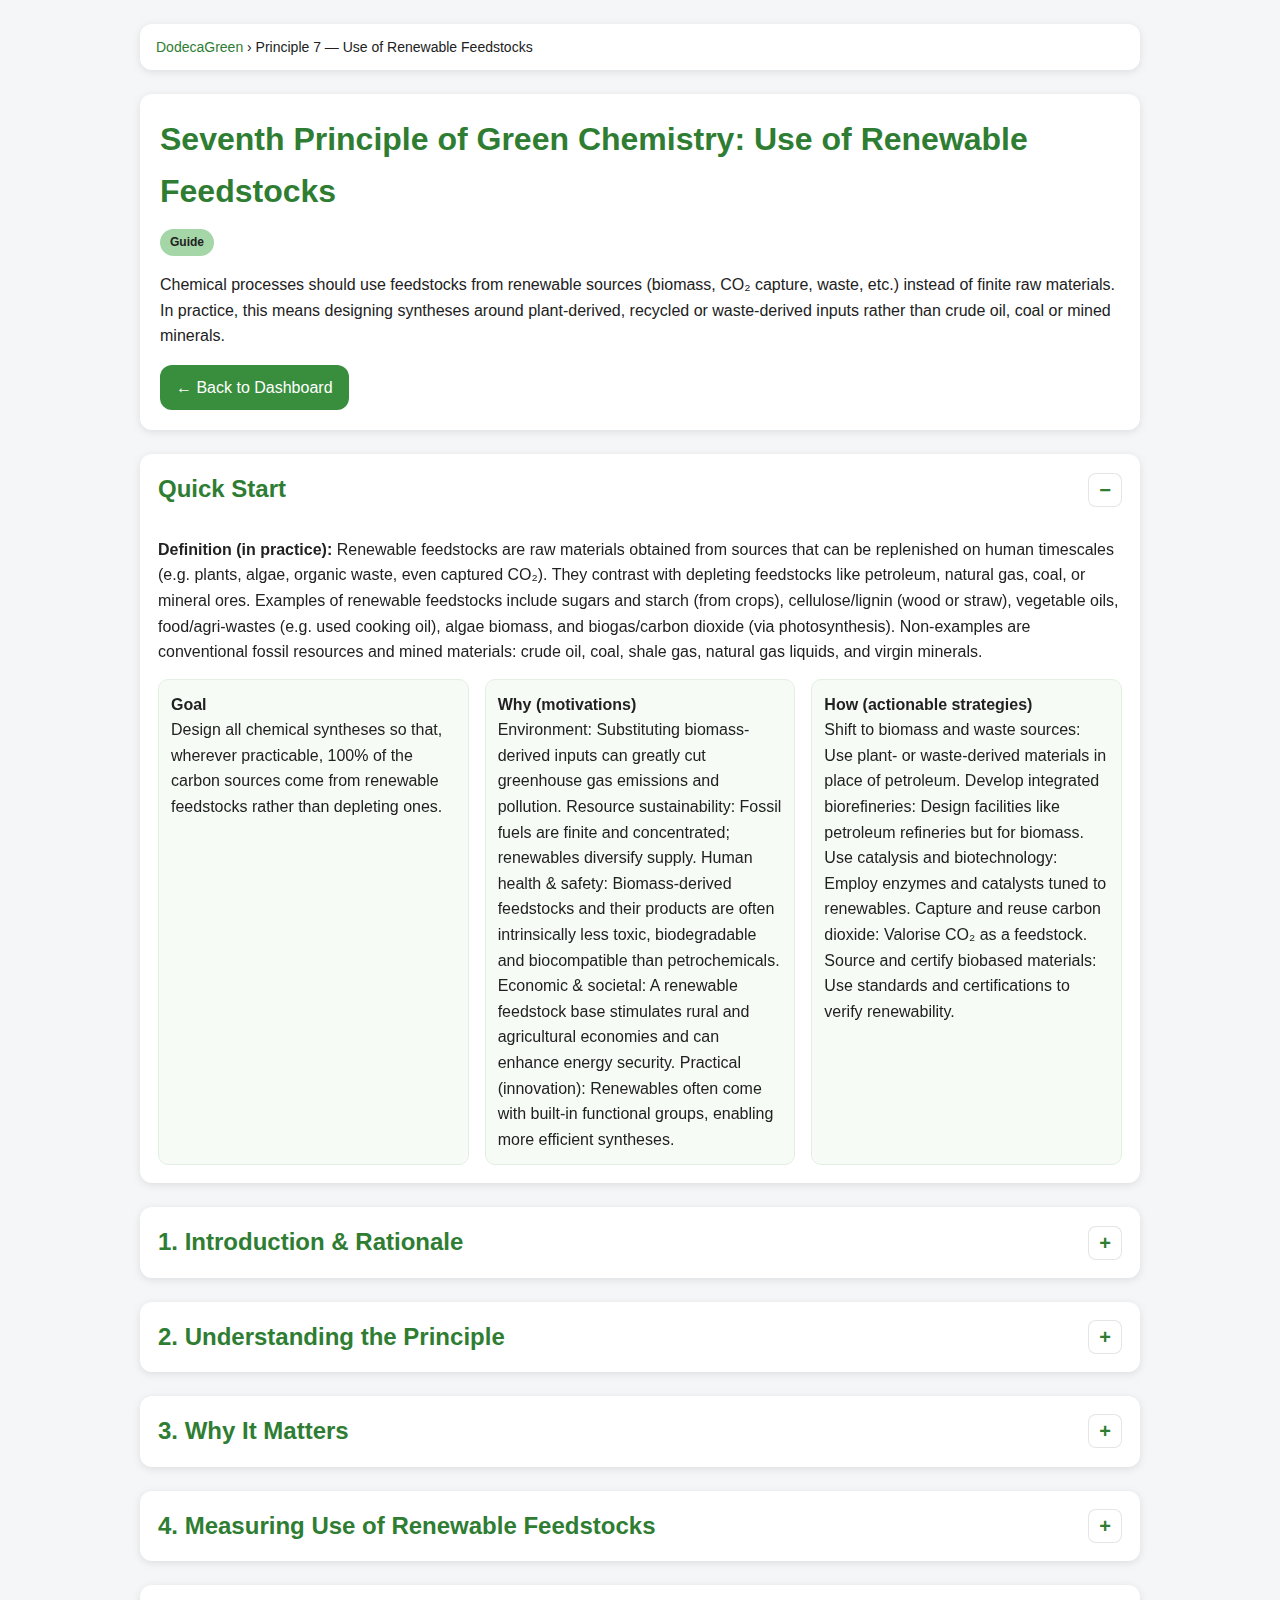
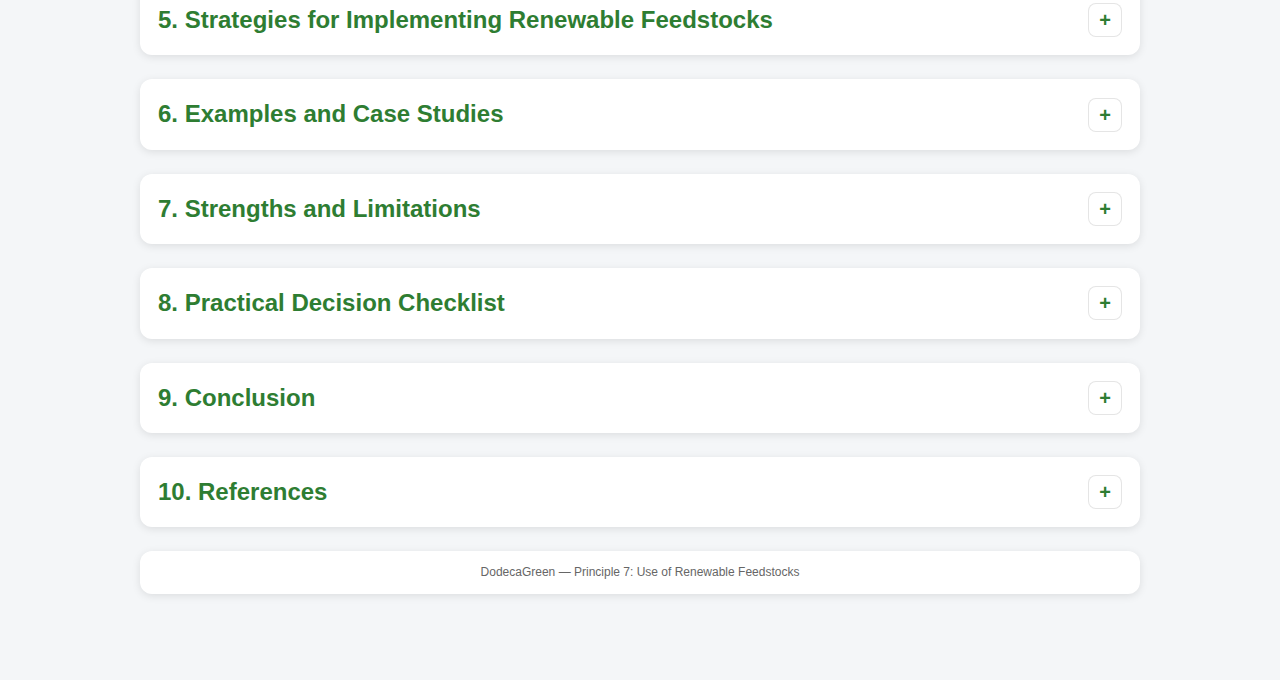
<file: 07_gc_renewable_feedstocks.html>
<!DOCTYPE html>
<html lang="en">
<head>
  <meta charset="UTF-8" />
  <meta name="viewport" content="width=device-width, initial-scale=1.0" />
  <title>DodecaGreen · Principle 7 — Use of Renewable Feedstocks</title>
  <link rel="stylesheet" href="styles.css">
</head>
<body>
  <div id="main-container">
    <div class="card breadcrumb">
      <a href="index.html">DodecaGreen</a> › Principle 7 — Use of Renewable Feedstocks
    </div>

    <header class="card" style="padding: 20px;">
      <div style="display: flex; justify-content: space-between; align-items: center; flex-wrap: wrap; gap: 12px;">
        <h1>Seventh Principle of Green Chemistry: Use of Renewable Feedstocks</h1>
        <span class="badge">Guide</span>
      </div>
      <p>Chemical processes should use feedstocks from renewable sources (biomass, CO₂ capture, waste, etc.) instead of finite raw materials. In practice, this means designing syntheses around plant-derived, recycled or waste-derived inputs rather than crude oil, coal or mined minerals.</p>
      <a class="btn" href="index.html">← Back to Dashboard</a>
    </header>

    <section class="card collapsible open">
      <div class="collapsible-header"><h2>Quick Start</h2><div class="toggle-btn">−</div></div>
      <div class="collapsible-content section-body">
        <p><strong>Definition (in practice):</strong> Renewable feedstocks are raw materials obtained from sources that can be replenished on human timescales (e.g. plants, algae, organic waste, even captured CO₂). They contrast with depleting feedstocks like petroleum, natural gas, coal, or mineral ores. Examples of renewable feedstocks include sugars and starch (from crops), cellulose/lignin (wood or straw), vegetable oils, food/agri-wastes (e.g. used cooking oil), algae biomass, and biogas/carbon dioxide (via photosynthesis). Non-examples are conventional fossil resources and mined materials: crude oil, coal, shale gas, natural gas liquids, and virgin minerals.</p>
        <div class="kpi">
          <div class="item"><strong>Goal</strong><br/>Design all chemical syntheses so that, wherever practicable, 100% of the carbon sources come from renewable feedstocks rather than depleting ones.</div>
          <div class="item"><strong>Why (motivations)</strong><br/>Environment: Substituting biomass-derived inputs can greatly cut greenhouse gas emissions and pollution. Resource sustainability: Fossil fuels are finite and concentrated; renewables diversify supply. Human health & safety: Biomass-derived feedstocks and their products are often intrinsically less toxic, biodegradable and biocompatible than petrochemicals. Economic & societal: A renewable feedstock base stimulates rural and agricultural economies and can enhance energy security. Practical (innovation): Renewables often come with built-in functional groups, enabling more efficient syntheses.</div>
          <div class="item"><strong>How (actionable strategies)</strong><br/>Shift to biomass and waste sources: Use plant- or waste-derived materials in place of petroleum. Develop integrated biorefineries: Design facilities like petroleum refineries but for biomass. Use catalysis and biotechnology: Employ enzymes and catalysts tuned to renewables. Capture and reuse carbon dioxide: Valorise CO₂ as a feedstock. Source and certify biobased materials: Use standards and certifications to verify renewability.</div>
        </div>
      </div>
    </section>

    <section class="card collapsible">
      <div class="collapsible-header"><h2>1. Introduction & Rationale</h2><div class="toggle-btn">+</div></div>
      <div class="collapsible-content section-body">
        <p>The concept of renewables as feedstocks predates petroleum: early chemists made organic compounds from plants, bacteria and animals (e.g. ethanol, acetic acid) for centuries. The formal Green Chemistry definition (Principle 7) is: “A raw material or feedstock should be renewable rather than depleting whenever technically and economically practicable.”. In other words, whenever feasible, feedstocks should come from sources that replenish (e.g. plants regrow) rather than exhaust (mines or oil wells). This guide explains why this shift is urgent and how to implement it.</p>
        <p>Historically, the rise of the petrochemical industry relegated renewable feedstocks to a minor role. Today, climate change and resource limits are driving a paradigm shift: we can no longer afford only design-from-oil. A sustainable bioeconomy is promoted worldwide – for example, the EU’s Bio-Economy Strategy and Green Deal aim for climate neutrality by 2050 through biomass and circular carbon use. Using renewables aligns chemistry with this vision. It also often yields safer products: many biomass-derived compounds are inherently non-toxic and biodegradable.</p>
        <p>This guide covers the meaning of “renewable feedstocks,” contrasts it with conventional approaches, and explains the global impact of adopting it. It shows how to measure progress (metrics), practical ways to implement renewables, illustrative examples, and the strengths/limitations of this principle.</p>
      </div>
    </section>

    <section class="card collapsible">
      <div class="collapsible-header"><h2>2. Understanding the Principle</h2><div class="toggle-btn">+</div></div>
      <div class="collapsible-content section-body">
        <p>At its core, the renewable feedstocks principle demands a mindset change: rather than tapping into geological stores, chemists should design syntheses that start from recently fixed carbon (or other elements). Conventional petrochemistry uses carbon at oxidation states requiring addition of oxygen or removal of carbon; e.g. gasoline (C–C bonds only) to make polyols requires multi-step oxygenation. By contrast, biomass (sugars, oils, lignin) already contains oxygen and complexity. This often reduces synthesis steps and waste: a sugar may need only deoxygenation to become a hydrocarbon-like intermediate.</p>
        <p>Implementing this principle globally involves shifts in infrastructure and mindset. Traditional refineries run hot gas-phase processes; biorefineries run milder processes in solvents with catalysts or enzymes. This paradigm shift is necessary: fossil-based refineries prioritize scale and yield, while biorefineries prioritize selectivity and waste minimization. Embracing renewables also expands the chemical feedstock portfolio beyond hydrocarbons to include glycerol, fats, plant oils, cellulose, and more.</p>
        <p>The transition has large-scale implications. On one hand, a fully renewable carbon supply could in theory come “from thin air” via CO₂ capture and photosynthesis. Nature produces ~170 Gt of biomass annually, of which only a few percent are used; estimates suggest using ~25% could satisfy all chemical carbon needs. On the other hand, achieving this demands new technology and careful design so that the carbon balance is positive: all pathways must not emit more carbon than they sequester. This systems view means coupling renewable feedstocks with energy efficiency, catalysis and waste valorization, as promoted by green chemistry.</p>
        <p>In summary, the principle urges a shift from a linear, fossil-based chemical industry to a circular, bio-based one. It values feedstock origin (biogenic vs. fossil), encourages co-design of supply and process, and pushes chemists to consider carbon accounting from the start.</p>
      </div>
    </section>

    <section class="card collapsible">
      <div class="collapsible-header"><h2>3. Why It Matters</h2><div class="toggle-btn">+</div></div>
      <div class="collapsible-content section-body">
        <h3>Environmental Impact</h3>
        <p>Using renewables can dramatically reduce environmental burdens. Biomass feedstocks absorb CO₂ during growth, so using them typically emits less net greenhouse gas than burning fossil feedstocks. For example, meta-analyses show emerging bio-based chemicals cut GHG footprints by ~45% on average compared to petrochemical analogues. This helps mitigate climate change and fulfils carbon budgeting goals. Renewable feedstocks also tend to generate fewer toxic wastes (since many are inherently biodegradable) and reduce pollution from extraction activities (no oil spills or mine waste, etc.).</p>
        <p>However, there can be environmental trade-offs. Large-scale biomass production may use land, water or fertilizers, potentially causing deforestation or eutrophication. Indeed, the same study noted that some bio-based products increased nutrient runoff impacts by ~369%. This underscores the need for sustainable agricultural practices (e.g. using crop residues or non-food crops) and rigorous life-cycle assessment for each case. Overall, though, shifting to renewables offers the potential for far lower net emissions and pollution when done judiciously.</p>
        <h3>Human Health & Safety</h3>
        <p>Renewable feedstocks often carry human-health advantages. Many plant-derived chemicals and their products are less toxic to humans and ecosystems than heavy petrochemicals. For example, many bio-based solvents (ethanol, limonene) and polymers (PLA, cellulose derivatives) are benign or biodegradable. By contrast, fossil feedstocks (like benzene or xylenes) are linked to chronic health hazards and produce hazardous by-products. Using renewables also avoids extraction-related accidents (e.g. oil rig blowouts). In practice, this means products from renewable carbon have safer life-cycle profiles and lower hazard classification.</p>
        <h3>Economic Benefit</h3>
        <p>Adopting renewable feedstocks can boost the bioeconomy. It creates new markets for farmers and foresters (selling biomass instead of food or timber) and adds value to waste streams (used oil, agricultural residues). Local sourcing of biomass can reduce logistics costs and price volatility tied to global oil markets. The U.S. Department of Energy envisions a bio-based industry by 2030 that provides “new economic opportunities” and improved consumer products. Globally, governments and consumers are increasingly demanding bio-based products, and companies get competitive advantage by marketing high renewable content. In short, renewables can drive innovation and job growth, especially in rural areas, while hedging against fossil fuel supply shocks.</p>
        <h3>Safety & Regulation</h3>
        <p>From a safety standpoint, replacing depleting feedstocks aligns with reducing hazard (Principle 10 of green chemistry). Renewable materials are often already benign – for example, lignin-based plastics and glycerol (biodiesel by-product) are much less hazardous than many petrochemicals. Regulatory regimes are also evolving: many jurisdictions set mandates or incentives for bio-based content. Using certified renewable inputs can therefore help meet environmental regulations and avoid future liabilities associated with fossil feedstock extraction or waste.</p>
      </div>
    </section>

    <section class="card collapsible">
      <div class="collapsible-header"><h2>4. Measuring Use of Renewable Feedstocks</h2><div class="toggle-btn">+</div></div>
      <div class="collapsible-content section-body">
        <p>Quantifying how “renewable” a process is requires metrics and analytical methods:</p>
        <ul>
          <li><strong>Bio-based carbon content:</strong> This is the fraction of carbon in a product that originates from biomass. It can be measured by radiocarbon (¹⁴C) analysis, since modern biomass has atmospheric-level ¹⁴C whereas fossil carbon has none. Standards like ASTM D6866/ISO 16620 define percent modern carbon (pMC): 0% pMC = 100% fossil carbon; 100% pMC = 100% biogenic carbon. Thus, Percent biobased = (C_biogenic / C_total)×100%. For example, if radiocarbon testing shows a sample is 80 pMC, it contains 80% renewable carbon. This metric is used in certifications (USDA BioPreferred) to label products as biobased.</li>
          <li><strong>Life Cycle Assessment (LCA):</strong> LCA determines the cradle-to-grave impacts (GHG, energy, pollutants) of using a renewable vs fossil feedstock. It explicitly accounts for carbon “in” (from atmosphere/biomass) and carbon “out” (emitted during processing). A simple carbon balance can be written as: ΔC = C_in – C_out, where C_in is carbon fixed into feedstock, and C_out is carbon emitted for energy. For true benefits, one aims for ΔC > 0 (net carbon uptake). In practice, detailed LCA models include cultivation emissions, processing energy, co-product credits etc. For example, replacing petroleum-derived ethanol with sugarcane ethanol can lower life-cycle CO₂ by >50% when ΔC is positive.</li>
          <li><strong>Other metrics:</strong> Additional indicators include atom economy and mass intensity. Biomass feedstocks often have higher oxygen content, so processes must remove oxygen (oxidation) or add hydrogen (reduction). The carbon efficiency metric (percent of carbon in feedstock that ends up in product) is also relevant. Renewable usage can also be tracked by the Renewable Carbon Factor – the fraction of carbon in products that is renewable. These metrics help compare routes quantitatively.</li>
        </ul>
        <p>Using these methods, chemists can verify compliance with Principle 7. For instance, a plant-derived polymer might be certified 100% biobased by radiocarbon (as in ASTM D6866), and its GHG footprint assessed via LCA to confirm carbon savings.</p>
      </div>
    </section>

    <section class="card collapsible">
      <div class="collapsible-header"><h2>5. Strategies for Implementing Renewable Feedstocks</h2><div class="toggle-btn">+</div></div>
      <div class="collapsible-content section-body">
        <p><strong>Use Biomass and Waste Oils:</strong> Tap common bio-based materials. Example: Convert vegetable oils or algae oils into biodiesel (fatty acid methyl esters) and then into plastics or chemicals. Glycerol (biodiesel by-product) is itself a renewable feedstock for propylene glycol or epoxides. Recycle used cooking oil into biodiesel to avoid waste. Tip: Pre-treat biomass (e.g. remove impurities) to match petrochemistry specifications.</p>
        <p><strong>Harness Agricultural & Forestry Residues:</strong> Utilize lignocellulosic feedstock (straw, sawdust, forestry thinnings). These are non-food and abundant. Convert cellulose to sugars by hydrolysis or enzymatic means, then ferment to fuels (ethanol, butanol) or organic acids (acetic, lactic acid). Use lignin (wood’s aromatic polymer) via catalytic conversion to phenols, adhesives or carbon fibers. Thermochemical routes (fast pyrolysis or gasification) can handle raw biomass, producing syngas or bio-oil as platform feedstocks. Tip: Develop logistics for biomass collection and prioritize fast-growing non-food crops or waste streams to avoid land-use issues.</p>
        <p><strong>Adopt Biocatalysis & Fermentation:</strong> Leverage microbes and enzymes that naturally process biomass. Fermentation of sugarcane or cellulosic sugars to ethanol/butanol is a classic example. Enzymes can also upgrade raw biomass under mild conditions. For instance, microbial conversion of glucose to lactic acid (for PLA plastics) or to succinic acid (for polymers) uses renewable feedstock with minimal harsh chemicals. Catalytic processes should be tuned for polar, oxygen-rich molecules (e.g. Ru or Pt catalysts in water for hydrogenation). Tip: Pair biocatalysis with green solvents (water, supercritical CO₂) to complete a benign process.</p>
        <p><strong>Integrate with Carbon Capture:</strong> Close the loop by feeding captured CO₂ or biogas back into chemistry. Technologies like photocatalytic reduction or mineralization can convert CO₂ into formate or methanol (building blocks). On the bio side, CO₂ from fermentation exhaust can be fed to algae ponds to grow more feedstock. This carbon recirculation turns an emission into an input, complementing biomass feedstocks. Tip: Use renewable energy (solar, wind) to drive CO₂ conversion, ensuring the overall process remains low-carbon.</p>
        <p><strong>Secure Sustainable Sourcing:</strong> Ensure raw materials are certified and truly renewable. Use standards (e.g. EN 16620, USDA) to verify biobased content. Favor waste and residues over dedicated crops when possible to avoid land-use conflicts. Implement supply-chain tracing (mass-balance accounting) to demonstrate compliance. Tip: Collaborate with suppliers to use regenerative agriculture or sustainably managed forests, and track indicators like carbon intensity or water footprint.</p>
      </div>
    </section>

    <section class="card collapsible">
      <div class="collapsible-header"><h2>6. Examples and Case Studies</h2><div class="toggle-btn">+</div></div>
      <div class="collapsible-content section-body">
        <h3>Case Study 1: Cellulosic Ethanol – Sugarcane or Wood → Ethanol.</h3>
        <p>Sugarcane (Brazil) or switchgrass (USA) can be milled for juice (glucose/fructose) and fermented to ethanol. The overall reaction is C₆H₁₂O₆ → 2 C₂H₅OH + 2 CO₂. The CO₂ produced is roughly equal to that absorbed during plant growth, making it near carbon-neutral. Bagasse (sugarcane residue) is often burned for process heat. Benefit: Ethanol is a drop-in fuel blending agent with ~60–90% lower lifecycle CO₂ than gasoline. Agriculture sectors gain new revenue, and waste bagasse yields extra energy, minimizing waste.</p>
        <h3>Case Study 2: Biodiesel from Waste Oil – Triglycerides → Fatty Acid Methyl Esters (FAME).</h3>
        <p>Used cooking oil (triglycerides) is reacted with methanol (transesterification) to give methyl esters (biodiesel) plus glycerol. This process valorizes a waste stream into a renewable fuel. The biodiesel’s combustion emits only the carbon originally captured by the plants that produced the oil. Benefit: Diverts waste oil from disposal (which can clog sewers), and cuts GHGs by >80% compared to fossil diesel. The glycerol by-product is 100% renewable carbon and is used in cosmetics or as chemical feedstock (e.g. to produce propylene glycol).</p>
        <h3>Case Study 3: Polylactic Acid (PLA) from Corn Starch – C₆H₁₂O₆ → (C₃H₄O₂)ₙ.</h3>
        <p>Corn starch is hydrolysed to glucose, fermented to lactic acid, then polymerized into PLA plastic. PLA can replace petroleum-based plastics in packaging and 3D printing. Benefit: PLA is biodegradable under composting conditions and has lower carbon footprint. Depending on energy sources, PLA can reduce fossil energy use by ~25–50% vs. traditional plastics. All feedstock carbon (from corn) is recycled in plant growth. Waste crop residue or non-food carbohydrates can be used to improve sustainability.</p>
        <h3>Case Study 4: Dimethylfuran (DMF) Fuel from Fructose – C₆H₁₂O₆ → C₆H₆O + 3 H₂O (approx.).</h3>
        <p>In the lab, fructose (from sucrose or corn) can be dehydrated and hydrogenated to yield dimethylfuran, a liquid fuel with hydrocarbon-like properties. The process (C₆ sugar + H₂ → DMF + 3 H₂O) essentially removes oxygen using hydrogen. Benefit: DMF can be used as a gasoline additive or platform chemical. It has high energy density and is partially biodegradable. Its synthesis shows how complex sugars become fuel intermediates, and the only by-product is water.</p>
        <p>Each case illustrates how renewable inputs lead to less waste and better life-cycle outcomes than petro routes. The ethanol and biodiesel cases are industrial-scale examples; PLA is a growing commercial polymer; DMF is a research example highlighting how feedstock choice changes waste profiles. In all, the carbon and energy outcomes are superior to fossil analogues (assuming sustainable feedstock production).</p>
      </div>
    </section>

    <section class="card collapsible">
      <div class="collapsible-header"><h2>7. Strengths and Limitations</h2><div class="toggle-btn">+</div></div>
      <div class="collapsible-content section-body">
        <h3>Advantages</h3>
        <ul>
          <li>Resource renewal: Conserves finite fossil reserves by using plants and waste.</li>
          <li>Lower carbon footprint: Often yields net CO₂ uptake or much-reduced emissions.</li>
          <li>Built-in functionality: Biomass molecules often have heteroatoms (O, N), chirality or ring structures, reducing synthesis steps.</li>
          <li>Safety: Feedstocks (and often their products) tend to be non-toxic, biodegradable and from clean sources.</li>
          <li>Innovation drive: Stimulates development of new catalysts, bioprocesses and green polymers.</li>
          <li>Economic/energy security: Diversifies supply chains (local agriculture), creates jobs, and aligns with regulatory incentives.</li>
        </ul>
        <h3>Limitations</h3>
        <ul>
          <li>Land and competition: Large-scale bio-feedstock use can compete with food or natural habitats. Cultivating crops (corn, palm) may require fertilizer, water and land. Without care, this leads to deforestation or food-versus-fuel conflicts.</li>
          <li>Environmental trade-offs: Some biomass uses can increase impacts like nutrient runoff or land use change. For example, certain bio-based products showed much higher eutrophication due to agriculture inputs. Comprehensive LCA is needed for each feedstock.</li>
          <li>Process challenges: Many renewables are oxygenated and low-energy; converting them to useful chemicals may require extra steps (e.g. hydrogenation, dehydration), which can reduce yield. Technology and catalyst development is often required, and new processes can be expensive to build.</li>
          <li>Variability & logistics: Biomass sources can be seasonally and geographically variable, requiring collection and storage infrastructure. Fuel and chemical plants must adapt to diverse feedstock properties.</li>
          <li>Scale: Currently, only a fraction of chemicals is biobased. Reaching industrial scales requires coordination of agriculture, engineering and market demand (though strategies like the DOE bioeconomy vision envision this growth).</li>
        </ul>
      </div>
    </section>

    <section class="card collapsible">
      <div class="collapsible-header"><h2>8. Practical Decision Checklist</h2><div class="toggle-btn">+</div></div>
      <div class="collapsible-content section-body">
        <p>Use these as yes/no diagnostics for a given process:</p>
        <ul class="checklist" id="waste-checklist">
          <li>
            <label>
              <input type="checkbox">
              <span class="box" aria-hidden="true"></span>
              <span class="txt">Does the feedstock derive from a replenishable source (plant, algae, waste) rather than a mined or fossil resource?</span>
            </label>
          </li>
          <li>
            <label>
              <input type="checkbox">
              <span class="box" aria-hidden="true"></span>
              <span class="txt">Is the biomass sourced without unsustainable land use (no tropical deforestation or displacement of food crops)?</span>
            </label>
          </li>
          <li>
            <label>
              <input type="checkbox">
              <span class="box" aria-hidden="true"></span>
              <span class="txt">Will replacing the current feedstock with this renewable one measurably lower the carbon footprint (per LCA or carbon balance)?</span>
            </label>
          </li>
          <li>
            <label>
              <input type="checkbox">
              <span class="box" aria-hidden="true"></span>
              <span class="txt">Can the process convert the renewable feedstock with comparable yield and selectivity to the fossil route, or is the energy/chemical input not excessive?</span>
            </label>
          </li>
          <li>
            <label>
              <input type="checkbox">
              <span class="box" aria-hidden="true"></span>
              <span class="txt">Are the co-products (e.g. CO₂, lignin, cellulose) being valorized (e.g. burned for process energy or fed into other products) to avoid waste?</span>
            </label>
          </li>
          <li>
            <label>
              <input type="checkbox">
              <span class="box" aria-hidden="true"></span>
              <span class="txt">Are there safety or toxicity advantages (or at least no new hazards) with the renewable feedstock and process?</span>
            </label>
          </li>
          <li>
            <label>
              <input type="checkbox">
              <span class="box" aria-hidden="true"></span>
              <span class="txt">Is the supply chain for the renewable feedstock reliable and scalable (consistent quality, available volume)?</span>
            </label>
          </li>
          <li>
            <label>
              <input type="checkbox">
              <span class="box" aria-hidden="true"></span>
              <span class="txt">Do economic or policy incentives (carbon pricing, biobased content standards) favour using the renewable feedstock?</span>
            </label>
          </li>
        </ul>
        <p>Answering “Yes” to most of these suggests Principle 7 is being met; if not, reconsider feedstock choice or process design.</p>
      </div>
    </section>

    <section class="card collapsible">
      <div class="collapsible-header"><h2>9. Conclusion</h2><div class="toggle-btn">+</div></div>
      <div class="collapsible-content section-body">
        <p>The Seventh Principle – using renewable feedstocks – is central to sustainable chemistry. By sourcing carbon (and other elements) from plants, waste, or captured CO₂, chemists can greatly reduce reliance on finite resources and cut greenhouse gas emissions. Metrics like bio-based carbon content (via radiocarbon analysis) and lifecycle GHG balance allow us to quantify progress. The case studies above show practical wins: reduced waste and carbon when switching to bio-derived ethanol, biodiesel, PLA and other materials.</p>
        <p>Ultimately, renewables link closely with other green principles: they often yield inherently safer, biodegradable products, and they encourage circular-carbon thinking. Implementing this principle requires a systems view – integrating energy, agriculture and industry. But with clear targets (for example, 100% renewable carbon), measurable criteria, and innovations in biorefining, the chemical industry can make this leap. The payoff is a chemical sector that is more sustainable, resilient and aligned with environmental and economic goals.</p>
      </div>
    </section>

    <section class="card collapsible">
      <div class="collapsible-header"><h2>10. References</h2><div class="toggle-btn">+</div></div>
      <div class="collapsible-content section-body">
        <ol>
          <li>E. A. R. Zuiderveen et al., <em>Nat. Commun.</em>, 2023, <strong>14</strong>, 8521. DOI: 10.1038/s41467-023-43797-9.</li>
          <li>R. Palkovits and I. Delidovich, <em>Philos. Trans. A Math. Phys. Eng. Sci.</em>, 2018, <strong>376</strong>, 20170064. DOI: 10.1098/rsta.2017.0064.</li>
          <li>T. R. Fuchs and T. R. Clayton, <em>Nat. Prod. Rep.</em>, 2020, <strong>37</strong>, 380–424. DOI: 10.1039/C9NP00040B.</li>
          <li>A. S. Belousov et al., <em>Sustainable Energy Fuels</em>, 2021, <strong>5</strong>, 4512–4545. DOI: 10.1039/D1SE00830G.</li>
          <li>U.S. Environmental Protection Agency, Basics of Green Chemistry, (accessed 2025), EPA (see online).</li>
        </ol>
      </div>
    </section>

    <footer class="card" style="padding: 12px; text-align: center; font-size: 12px; color: #666;">DodecaGreen — Principle 7: Use of Renewable Feedstocks</footer>
  </div>

  <script src="script.js"></script>
</body>
</html>
</file>
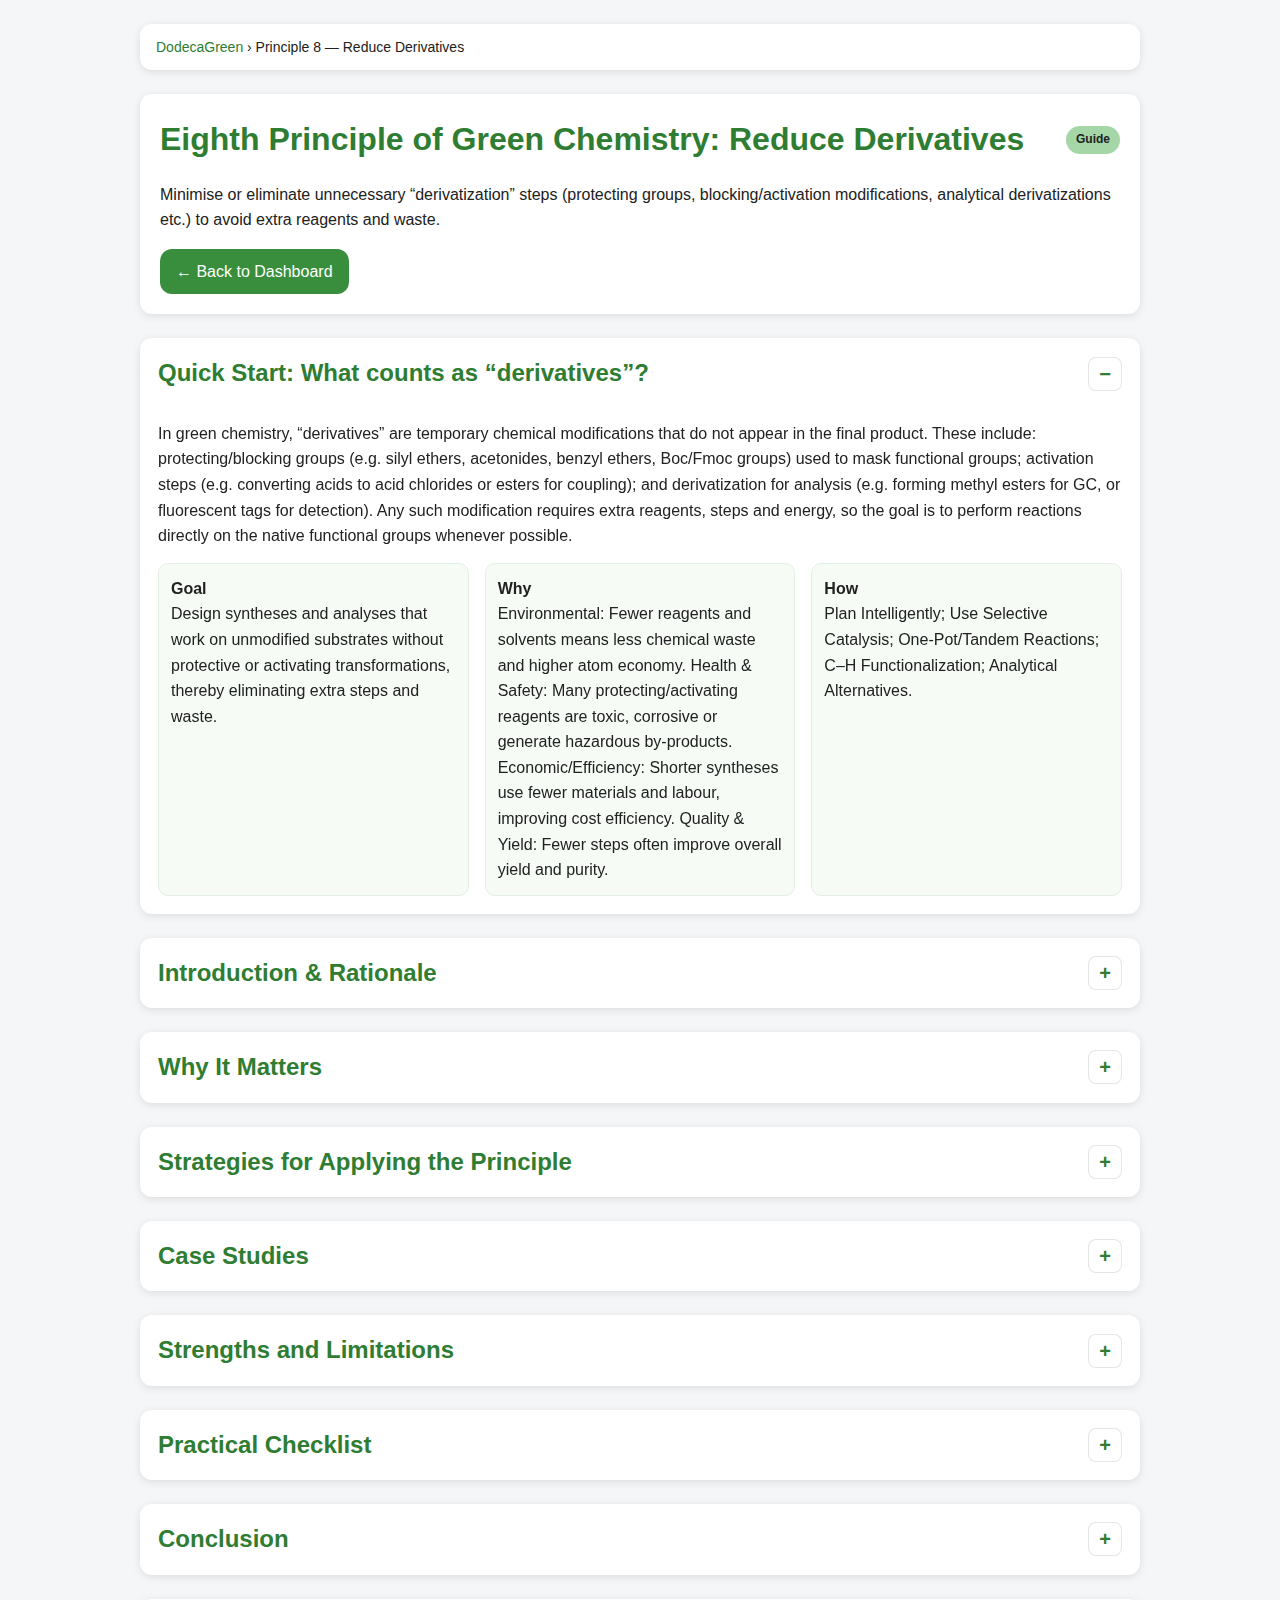
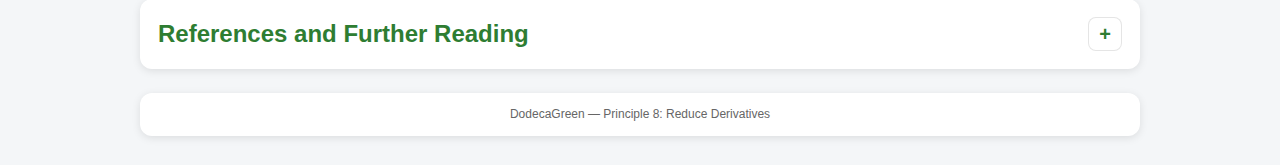
<file: 08_gc_reduce_derivatives.html>
<!DOCTYPE html>
<html lang="en">
<head>
  <meta charset="UTF-8" />
  <meta name="viewport" content="width=device-width, initial-scale=1.0" />
  <title>DodecaGreen · Principle 8 — Reduce Derivatives</title>
  <link rel="stylesheet" href="styles.css">
</head>
<body>
  <div id="main-container">
    <div class="card breadcrumb">
      <a href="index.html">DodecaGreen</a> › Principle 8 — Reduce Derivatives
    </div>

    <header class="card" style="padding: 20px;">
      <div style="display: flex; justify-content: space-between; align-items: center; flex-wrap: wrap; gap: 12px;">
        <h1>Eighth Principle of Green Chemistry: Reduce Derivatives</h1>
        <span class="badge">Guide</span>
      </div>
      <p>Minimise or eliminate unnecessary “derivatization” steps (protecting groups, blocking/activation modifications, analytical derivatizations etc.) to avoid extra reagents and waste.</p>
      <a class="btn" href="index.html">← Back to Dashboard</a>
    </header>

    <section class="card collapsible open">
      <div class="collapsible-header"><h2>Quick Start: What counts as “derivatives”?</h2><div class="toggle-btn">−</div></div>
      <div class="collapsible-content section-body">
        <p>In green chemistry, “derivatives” are temporary chemical modifications that do not appear in the final product. These include: protecting/blocking groups (e.g. silyl ethers, acetonides, benzyl ethers, Boc/Fmoc groups) used to mask functional groups; activation steps (e.g. converting acids to acid chlorides or esters for coupling); and derivatization for analysis (e.g. forming methyl esters for GC, or fluorescent tags for detection). Any such modification requires extra reagents, steps and energy, so the goal is to perform reactions directly on the native functional groups whenever possible.</p>
        <div class="kpi">
          <div class="item"><strong>Goal</strong><br/>Design syntheses and analyses that work on unmodified substrates without protective or activating transformations, thereby eliminating extra steps and waste.</div>
          <div class="item"><strong>Why</strong><br/>Environmental: Fewer reagents and solvents means less chemical waste and higher atom economy. Health & Safety: Many protecting/activating reagents are toxic, corrosive or generate hazardous by-products. Economic/Efficiency: Shorter syntheses use fewer materials and labour, improving cost efficiency. Quality & Yield: Fewer steps often improve overall yield and purity.</div>
          <div class="item"><strong>How</strong><br/>Plan Intelligently; Use Selective Catalysis; One-Pot/Tandem Reactions; C–H Functionalization; Analytical Alternatives.</div>
        </div>
      </div>
    </section>

    <section class="card collapsible">
      <div class="collapsible-header"><h2>Introduction & Rationale</h2><div class="toggle-btn">+</div></div>
      <div class="collapsible-content section-body">
        <p>The 12 Principles of Green Chemistry were formulated in the 1990s to guide sustainable chemical design. The Eighth Principle – “Reduce Derivatives” – recognises that traditional multi-step syntheses often rely on blocking (protecting) groups and activation steps to control selectivity. Each protecting group (for instance, a silyl ether on an alcohol or a carbamate on an amine) must later be removed, consuming reagents and generating waste. Early green-chemistry pioneers pointed out that every protection/deprotection pair can add two extra steps and corresponding chemical waste. In his classic text <em>Green Chemistry: Theory and Practice</em> (1998), Anastas and Warner emphasised waste prevention, implicitly including the burden of derivatizations in “step economy”.</p>
        <p>Historically, protecting groups enabled the complex synthesis of natural products and pharmaceuticals throughout the 20th century. However, by the 1990s and 2000s, chemists recognised that each additional step undermines efficiency and sustainability. In many industrial processes, refinements that eliminate protecting steps have led to dramatic improvements. A case in point is the manufacture of 6-aminopenicillanic acid (6-APA), a penicillin core. The original chemical process required silyl-protection of penicillin G (a TMS-ester) and harsh reagents (PCl₅). A later biocatalytic route using penicillin acylase in water bypassed the silyl step entirely, greatly reducing waste. This is a real-world illustration of the eighth principle in action: by eliminating a protecting group step, the process became greener and more efficient.</p>
        <p><strong>Formal Definition:</strong> Unnecessary derivatization (use of blocking/protecting groups or temporary modifications) should be minimised or avoided whenever possible. In practice, this means designing pathways where functional groups react directly under selective conditions, rather than forcing reaction via multiple protective steps.</p>
        <p>This principle is relevant across chemistry: in synthetic organic chemistry, in medicinal/analytical chemistry, and in process chemistry. It is conceptually linked with “step economy” and atom economy – two ideas that fewer steps and higher incorporation of atoms into product mean less waste. A synthesis that avoids unnecessary protections is inherently more atom-efficient and tends to generate lower E-factor (mass of waste per mass product).</p>
        <h3>Understanding the Principle</h3>
        <p>In traditional “stop-and-go” syntheses, each new bond-forming or selective step often requires resetting the molecule (via protection or activation) before proceeding. This can require isolating intermediates and running multiple purifications. By contrast, a green approach seeks to do things in a single pot or a seamless sequence. For example, a catalytic tandem (domino) reaction can transform substrates A→B→C in one vessel without isolating B, as shown below:</p>
        <p></p>
        <p>Such domino or multi-component reactions epitomise “reduce derivatives”: no intermediate is diverted into a protected form, and only one final purification is needed. Thus, understanding this principle means moving from a mindset of functional group juggling (protect this, deprotect that) to a mindset of molecular streamlining, where reactions are chosen or designed to be mutually compatible.</p>
        <p>Compared to conventional synthesis, this requires more upfront planning: chemists must recognise when functional groups will interfere and either avoid those sequences or find methods to circumvent interference without protection. Sometimes innovative catalysts or reaction conditions (e.g. water as solvent, milder bases, or biocatalysts) allow one functional group to react in the presence of others. The broader mindset shift is towards step economy: every protection/deprotection step is viewed as potentially wasteful and avoided if a direct route exists. This often leads to new creative strategies, such as using protected substrates as reagents (see Case Studies) or resorting to non-traditional activation modes (microwave, mechanochemistry, etc.) that can proceed without protections.</p>
      </div>
    </section>

    <section class="card collapsible">
      <div class="collapsible-header"><h2>Why It Matters</h2><div class="toggle-btn">+</div></div>
      <div class="collapsible-content section-body">
        <p><strong>Environmental:</strong> Reducing derivatives cuts the total waste generated. Avoided protection/deprotection steps mean fewer by-product streams and solvents to dispose of. This improves atom economy and lowers E-factor, aligning with sustainable waste targets.</p>
        <p><strong>Health:</strong> Many derivative-making reagents (like acid chlorides, diazomethane, or cyanuric chloride) are hazardous. Avoiding these reduces toxic exposure. For example, trifluoroacetic acid (TFA) is a common deprotecting agent, but is corrosive and volatile; modern routes often replace TFA-based steps with enzymatic or catalytic methods, improving safety.</p>
        <p><strong>Economic:</strong> Each derivative step adds cost in reagents, reagents, time and labour. By eliminating these, processes become cheaper. In industry, shorter routes translate to less equipment usage and smaller environmental remediation expenses. It also speeds up R&D timelines, since every avoided step simplifies scale-up.</p>
        <p><strong>Energy:</strong> Fewer steps mean fewer heating/cooling cycles. One-pot sequences often run under benign conditions, so overall energy consumption drops.</p>
        <p><strong>Product Quality:</strong> Reducing steps reduces opportunities for side reactions. The result is often a higher-purity product with less need for extensive purification, saving solvent and time.</p>
        <h3>Measuring “Reduce Derivatives”</h3>
        <p>Quantifying success under this principle can be challenging, as it overlaps with other metrics. Generally, the most relevant metrics are step-count and mass-based efficiency metrics:</p>
        <ul>
          <li><strong>Step Economy:</strong> A qualitative metric counting the number of synthetic steps (or unit operations). Fewer steps typically indicate less derivatization. For example, the step economy approach advocates minimizing steps that do not build the target framework. If a traditional route has 12 steps including 4 protection/deprotections, and a new route is 8 steps with no protections, the step economy has improved significantly. This often correlates with real gains in efficiency.</li>
          <li><strong>E-Factor and PMI:</strong> The E-Factor (mass of waste per mass of product) includes all reagents and waste. Unnecessary derivatives inflate E-Factor since their reagents and solvents do not end up in product. Similarly, Process Mass Intensity (PMI) (total mass in/ mass product) captures all materials used. By comparing PMI or E-factor for routes with and without derivatization, one can see the impact of the principle. The ideal E-factor is zero (only the product forms), which is approached by avoiding extra steps.</li>
          <li><strong>Atom Economy:</strong> While atom economy mainly looks at theoretical incorporation of all atoms into the product, routes avoiding derivatization often have higher practical atom economy because less material is thrown away at each step.</li>
          <li><strong>Functional Group Count:</strong> Some processes track counts of protecting groups used. A synthetic route with zero protecting groups is often described as “protecting-group-free synthesis,” a benchmark of efficiency. This can be a simple binary measure.</li>
        </ul>
        <p><strong>Challenges in Measurement:</strong> There is no single metric just for “degree of derivatization.” The impact is usually inferred from overall waste and efficiency. For example, a process mass intensity analysis might reveal that 40% of mass in a route comes from protective-group reagents – lowering that percentage indicates success. However, one must also account for yield and purity: a route using no protections but giving poor yield may not be greener overall. In practice, chemists combine metrics (E-factor, yield, cost, etc.) to judge success. Another challenge is that some derivatizations might be analytically required (e.g. for detecting a compound). In such cases, success might mean minimising rather than eliminating them, and using metrics like time or reagent amounts per analysis.</p>
        <p><strong>Example – Atom and Mass Efficiency:</strong> In the 2023 Sheldon review, it is noted that eliminating waste at source is the ultimate goal of green chemistry. Avoiding derivatizations directly contributes to this: each saved protection step means less waste mass and fewer emissions. By tracking the difference in E-factor or PMI before and after optimization, one measures the benefit of reducing derivatives. For instance, a lab synthesis might achieve an E-factor of 50 with multiple protection steps, but only 15 when done in a single-pot fashion (all else equal), highlighting the principle’s value.</p>
      </div>
    </section>

    <section class="card collapsible">
      <div class="collapsible-header"><h2>Strategies for Applying the Principle</h2><div class="toggle-btn">+</div></div>
      <div class="collapsible-content section-body">
        <p>1. <strong>Design for Chemoselectivity:</strong> Plan routes so that the target functional group reacts selectively without touching others. For example, choose reagents and conditions known to react with one group in the presence of others. Action: Before synthesizing, ask “Does each reaction inherently tolerate the other functional groups? If not, can we find an alternative reagent or catalyst?” If yes, skip the protection.</p>
        <p>2. <strong>Use Biocatalysts and Enzymes:</strong> Enzymes often exhibit exquisite selectivity (e.g. they may esterify one alcohol in a polyol). Such biocatalysts can achieve transformations in water at ambient conditions without protections. Action: Consider whether an enzyme (lipase, protease, oxidase, etc.) can perform a key step. Many industrial syntheses (like penicillin acylase for 6-APA) illustrate this strategy.</p>
        <p>3. <strong>One-Pot and Tandem Sequences:</strong> Conduct multiple steps in one reactor, either by adding all reagents at once (domino/cascade) or sequentially without isolating intermediates. Action: After each step, consider if the next reagent/catalyst can be added directly. Use acid/base strategies to shift pH instead of changing vessels. Example sub-bullets:</p>
        <ul>
          <li><strong>In situ generation:</strong> Use “masked” reagents (e.g. acetals that hydrolyze in situ) so no separate activation step is needed (see Case Studies).</li>
          <li><strong>Telescoping:</strong> If an intermediate normally required purification, evaluate if it can be carried forward without isolation.</li>
        </ul>
        <p>4. <strong>Selective Activation vs. Pre-Activation:</strong> Instead of pre-activating (e.g. converting to acid chloride), look for catalytic alternatives (e.g. direct amidation catalysts or coupling additives that do not form isolable intermediates). Action: Use modern coupling technologies (such as EDC, HATU) sparingly; see if direct coupling (e.g. using native acids and amines with a catalyst) is possible.</p>
        <p>5. <strong>Minimise Auxiliary Reagents:</strong> Each protecting group usually needs two extra reagents (one to install, one to remove). Ask whether an alternative route could avoid those. Action: If a functional group seems like it “needs” protection (e.g. 1,2-diol, polyol), consider conducting the reaction on the other site first or using selective catalysts. Also, design syntheses where multifunctional substrates are combined in one step, rather than stepwise.</p>
        <p>6. <strong>Green Analytical Methods:</strong> In analysis and sample prep, use miniaturised or instrument-based alternatives. For example, replace tedious derivatization with direct chromatography (HPLC, LC–MS), electrochemical sensors, or spectroscopic methods. Action: For routine analysis of small molecules, consider whether LC–MS or NMR can be used instead of requiring chemical tagging for GC.</p>
        <p>7. <strong>Computational Retrosynthesis Tools:</strong> Leverage modern AI/ML retrosynthetic programs that can evaluate many routes, often highlighting protecting-group-free pathways. Action: Use retrosynthesis software (Reaxys, Chematica, SciFinder) and filter for routes with minimal steps or known PG-free examples.</p>
        <p>8. <strong>Continual Review of Literature:</strong> Many recent publications and reviews (often bio-catalysis or flow chemistry) present new methods to bypass traditional protections. Action: Stay updated via journals (Green Chem, Org. Lett., Chem. Rev., etc.) for emerging selective methodologies applicable to your functional groups. Apply creative cross-disciplinary ideas (e.g. flow electrochemistry, photoredox catalysis) that can enable new approaches without PG steps.</p>
      </div>
    </section>

    <section class="card collapsible">
      <div class="collapsible-header"><h2>Case Studies</h2><div class="toggle-btn">+</div></div>
      <div class="collapsible-content section-body">
        <h3>Industrial β-Lactam (Penicillin) Synthesis</h3>
        <p>The classical route to 6-aminopenicillanic acid (6-APA, core of many penicillins) involved protecting penicillin G’s acid as a tri-methylsilyl (TMS) ester, then halogenating to a reactive intermediate, then hydrolysing. This required two protection steps and cryogenic conditions, generating toxic by-products (e.g. chlorinated wastes). Later, an enzymatic route using penicillin acylase was developed. In water at ~ room temperature, penicillin G is simply hydrolysed to 6-APA, with no TMS step. The entire protecting-group sequence is eliminated, massively cutting waste. This transition saved thousands of tons of chemicals annually and is a classic example of applying Principle 8 in process chemistry (catalyst replaced PG chemistry).</p>
        <h3>One-Pot Domino vs. Stepwise Synthesis</h3>
        <p>A hypothetical route to a substituted heterocycle might traditionally protect a diol, couple two fragments, then remove the protection. Instead, a domino process could be used: mix all building blocks and a catalyst so that fragment coupling and cyclisation occur in sequence. For instance, a multi-component Hantzsch or Biginelli reaction synthesises dihydropyridines or pyrimidinones in a single step, avoiding separate protection of diol or amino-ketone intermediates. Such one-pot MCRs inherently satisfy “reduce derivatives” by never isolating intermediates that would need protection.</p>
        <h3>Proteomics Analysis Example</h3>
        <p>In biomedical analysis, proteomics often used chemical labels (derivatives) for protein quantification. A recent green analytical case minimized or eliminated derivatization by using label-free quantification techniques (LFQ) in mass spectrometry. By using high-sensitivity instrumentation and careful sample prep, researchers quantified proteins in single cells without fluorescent tagging. In doing so, they avoided dozens of reagents typically used in labeling steps, achieving cleaner, greener analyses. (This illustrates Principle 8 in analytical practice: design detection methods to avoid extra chemical tagging steps.)</p>
        <p>(Note: References are illustrative summaries; detailed citations are in sources.)</p>
      </div>
    </section>

    <section class="card collapsible">
      <div class="collapsible-header"><h2>Strengths and Limitations</h2><div class="toggle-btn">+</div></div>
      <div class="collapsible-content section-body">
        <h3>Strengths</h3>
        <ul>
          <li>Resource Efficiency: Protecting-group-free routes use fewer reagents/solvents, improving atom and step economy.</li>
          <li>Innovation: Encourages development of novel catalysts and methods (biocatalysis, C–H activation, domino reactions) that often have wider applicability.</li>
          <li>Product Quality: Typically yields purer products with simplified work-up, since no extra moieties need removal.</li>
          <li>Safety: Reduces handling of hazardous reagents (oxidants, alkylating agents, strong acids/bases) used in derivatization.</li>
          <li>Alignment with Sustainability: Directly aligns with pollution prevention ethos – “prevention is better than cure”.</li>
        </ul>
        <h3>Challenges</h3>
        <ul>
          <li>Functional Group Compatibility: In complex molecules, leaving everything unprotected may lead to side reactions. Sometimes protection is the only way to achieve selectivity (e.g. sequential peptide or oligosaccharide assembly typically needs orthogonal protections).</li>
          <li>Catalyst/Method Limitations: Many truly PG-free methods are still developing. For some substrates, no catalyst exists yet to avoid protection. This may force trade-offs.</li>
          <li>Yield Trade-offs: A direct path may give lower yields or require harsher conditions for selectivity. If the benefit of skipping steps is offset by lower yield, the net greenness may suffer. Each case needs evaluation.</li>
          <li>Scale-up Issues: New one-pot/cascade methods may be challenging to control at scale. Sometimes dividing into smaller steps (with intermediate purifications) is easier in manufacturing, despite being less “green”.</li>
          <li>Analytical Constraints: In some analyses, derivatization dramatically improves detectability (e.g. making a compound UV-active or volatile). Avoiding it may require expensive instrumentation or compromise sensitivity.</li>
        </ul>
      </div>
    </section>

    <section class="card collapsible">
      <div class="collapsible-header"><h2>Practical Checklist</h2><div class="toggle-btn">+</div></div>
      <div class="collapsible-content section-body">
        <ul class="checklist" id="waste-checklist">
          <li>
            <label>
              <input type="checkbox">
              <span class="box" aria-hidden="true"></span>
              <span class="txt">Does the current synthetic route include any protection or activation steps for functionality that could potentially react directly?</span>
            </label>
          </li>
          <li>
            <label>
              <input type="checkbox">
              <span class="box" aria-hidden="true"></span>
              <span class="txt">Have I identified catalysts or conditions that could react selectively with one functional group in the presence of others?</span>
            </label>
          </li>
          <li>
            <label>
              <input type="checkbox">
              <span class="box" aria-hidden="true"></span>
              <span class="txt">Can any steps be telescoped (one-pot) to avoid intermediate isolation and associated protections?</span>
            </label>
          </li>
          <li>
            <label>
              <input type="checkbox">
              <span class="box" aria-hidden="true"></span>
              <span class="txt">Is there a biocatalyst or enzyme alternative to any chemical step currently requiring harsh reagents?</span>
            </label>
          </li>
          <li>
            <label>
              <input type="checkbox">
              <span class="box" aria-hidden="true"></span>
              <span class="txt">In analytical methods, can I use a direct detection method instead of chemical derivatization (e.g. LC–MS instead of GC derivatization)?</span>
            </label>
          </li>
          <li>
            <label>
              <input type="checkbox">
              <span class="box" aria-hidden="true"></span>
              <span class="txt">Do non-derivative routes offer comparable or better atom economy and yield?</span>
            </label>
          </li>
          <li>
            <label>
              <input type="checkbox">
              <span class="box" aria-hidden="true"></span>
              <span class="txt">Have I considered reversible protective moieties (e.g. self-immolative links) that might reduce net waste?</span>
            </label>
          </li>
          <li>
            <label>
              <input type="checkbox">
              <span class="box" aria-hidden="true"></span>
              <span class="txt">Have all derivatization steps been justified (i.e. truly necessary), and can any be removed or replaced?</span>
            </label>
          </li>
        </ul>
        <p>(Answer “Yes” to these indicates good compliance with the principle.)</p>
      </div>
    </section>

    <section class="card collapsible">
      <div class="collapsible-header"><h2>Conclusion</h2><div class="toggle-btn">+</div></div>
      <div class="collapsible-content section-body">
        <p>Embracing the “reduce derivatives” principle means rethinking synthetic design at the planning stage. The ideal is a streamlined route where each reaction follows naturally from the last, without detours into protected intermediates. In practice, this often requires creativity: leveraging selective catalysts, redesigning steps, or innovating new one-pot processes. As shown in real-world examples (e.g. the enzymatic penicillin synthesis), eliminating just one protecting group step can have outsized impact on sustainability and cost.</p>
        <p>Over the long term, this principle fosters a mindset of “fail safe” design: if a reaction can proceed without extra modifications, it should. Even when derivatizations seem necessary, chemists now question this default assumption, thanks to advances in catalysis and methodology. In the future, continuing this trend could lead to even more ambitious goals – such as fully integrated continuous-flow syntheses, polymer-supported reagents, or bio-inspired cascade reactions – which by design avoid wasteful modifications. Ultimately, reducing derivatives is a powerful step toward the green chemistry ideal: maximal product, minimal waste.</p>
      </div>
    </section>

    <section class="card collapsible">
      <div class="collapsible-header"><h2>References and Further Reading</h2><div class="toggle-btn">+</div></div>
      <div class="collapsible-content section-body">
        <ol>
          <li>J. Martínez, S. Romero-Vega, R. Abeja-Cruz, C. Álvarez-Toledano and R. Miranda, <em>Int. J. Mol. Sci.</em>, 2013, <strong>14</strong>, 2903–2915, DOI:10.3390/ijms14022903.</li>
          <li>S. B. Tsogoeva, <em>Beilstein J. Org. Chem.</em>, 2024, <strong>20</strong>, 254–256, DOI:10.3762/bjoc.20.25.</li>
          <li>R. A. Sheldon, <em>Green Chem.</em>, 2023, <strong>25</strong>, 1704–1728, DOI:10.1039/D2GC04747K.</li>
          <li>B. J. Al-Shatti, Z. Alsairafi and N. F. Al-Tannak, <em>Rev. Anal. Chem.</em>, 2023, <strong>42</strong>, 20230069, DOI:10.1515/revac-2023-0069.</li>
          <li>Green Chemistry Institute, U.S. EPA, Basics of Green Chemistry (EPA.gov; see Principle 8 “Avoid Chemical Derivatives”).</li>
        </ol>
      </div>
    </section>

    <footer class="card" style="padding: 12px; text-align: center; font-size: 12px; color: #666;">DodecaGreen — Principle 8: Reduce Derivatives</footer>
  </div>

  <script src="script.js"></script>
</body>
</html>
</file>
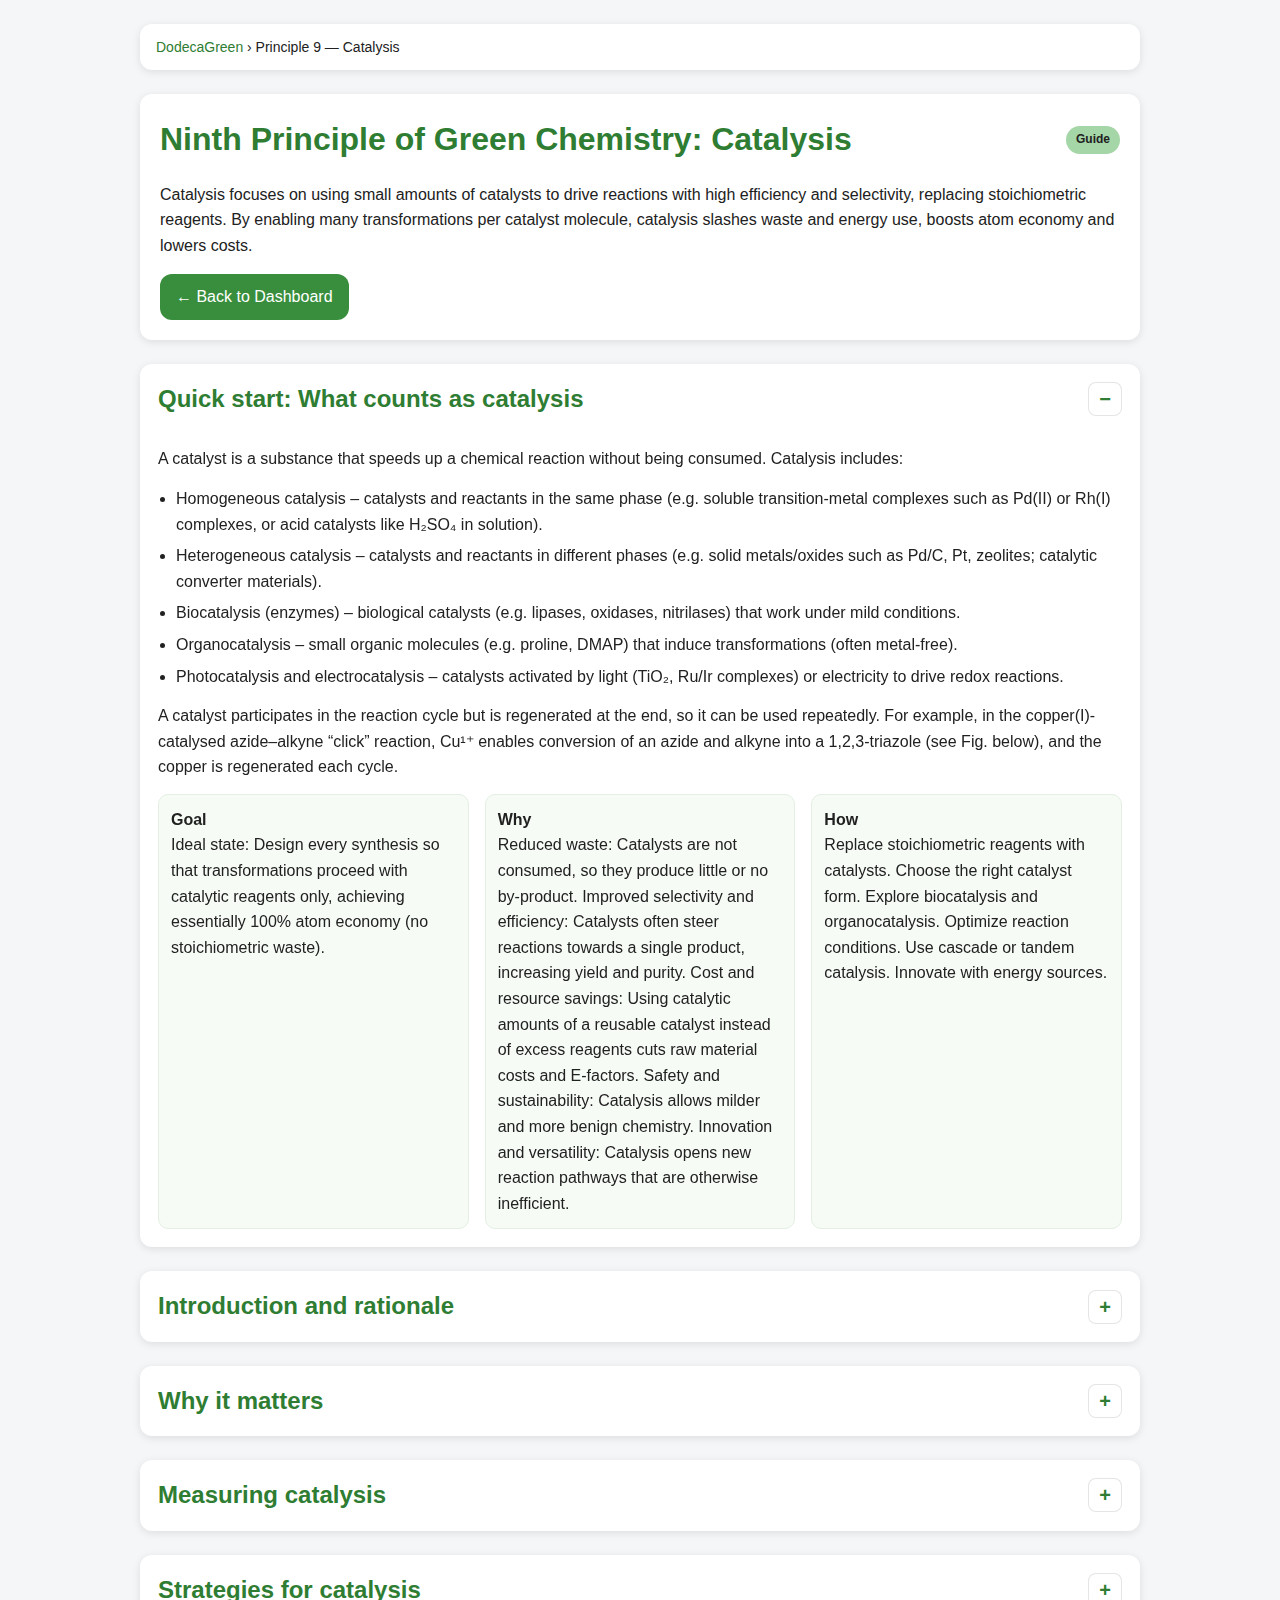
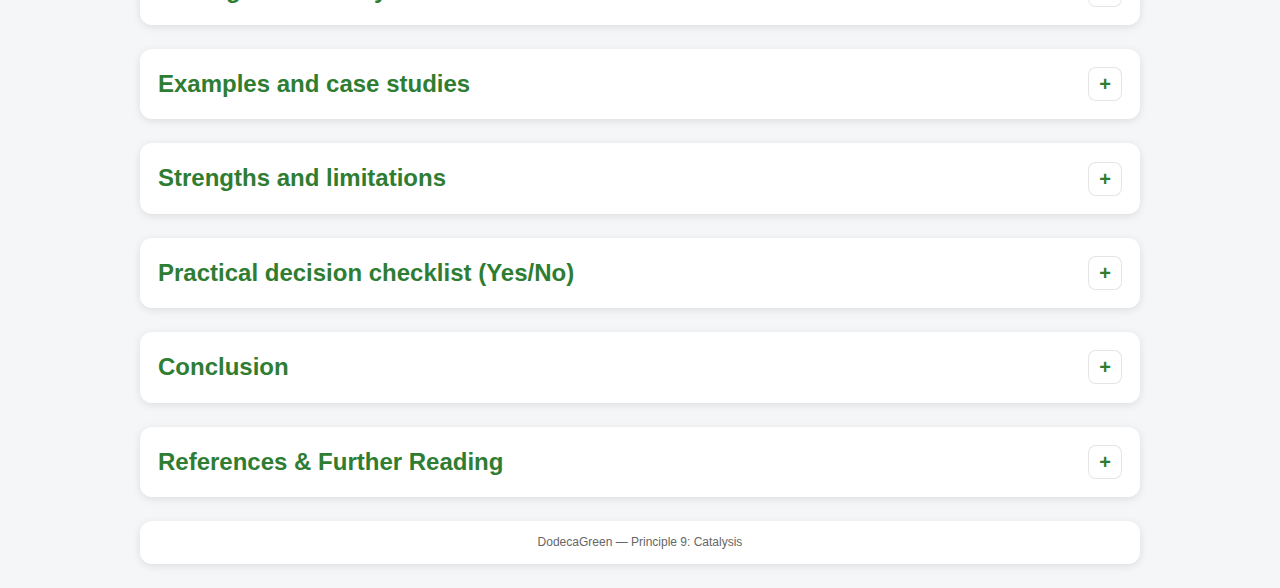
<file: 09_gc_catalysis_green_chem.html>
<!DOCTYPE html>
<html lang="en">
<head>
  <meta charset="UTF-8" />
  <meta name="viewport" content="width=device-width, initial-scale=1.0" />
  <title>DodecaGreen · Principle 9 — Catalysis</title>
  <link rel="stylesheet" href="styles.css">
</head>
<body>
  <div id="main-container">
    <div class="card breadcrumb">
      <a href="index.html">DodecaGreen</a> › Principle 9 — Catalysis
    </div>

    <header class="card" style="padding: 20px;">
      <div style="display: flex; justify-content: space-between; align-items: center; flex-wrap: wrap; gap: 12px;">
        <h1>Ninth Principle of Green Chemistry: Catalysis</h1>
        <span class="badge">Guide</span>
      </div>
      <p>Catalysis focuses on using small amounts of catalysts to drive reactions with high efficiency and selectivity, replacing stoichiometric reagents. By enabling many transformations per catalyst molecule, catalysis slashes waste and energy use, boosts atom economy and lowers costs.</p>
      <a class="btn" href="index.html">← Back to Dashboard</a>
    </header>

    <section class="card collapsible open">
      <div class="collapsible-header"><h2>Quick start: What counts as catalysis</h2><div class="toggle-btn">−</div></div>
      <div class="collapsible-content section-body">
        <p>A catalyst is a substance that speeds up a chemical reaction without being consumed. Catalysis includes:</p>
        <ul>
          <li>Homogeneous catalysis – catalysts and reactants in the same phase (e.g. soluble transition‐metal complexes such as Pd(II) or Rh(I) complexes, or acid catalysts like H₂SO₄ in solution).</li>
          <li>Heterogeneous catalysis – catalysts and reactants in different phases (e.g. solid metals/oxides such as Pd/C, Pt, zeolites; catalytic converter materials).</li>
          <li>Biocatalysis (enzymes) – biological catalysts (e.g. lipases, oxidases, nitrilases) that work under mild conditions.</li>
          <li>Organocatalysis – small organic molecules (e.g. proline, DMAP) that induce transformations (often metal-free).</li>
          <li>Photocatalysis and electrocatalysis – catalysts activated by light (TiO₂, Ru/Ir complexes) or electricity to drive redox reactions.</li>
        </ul>
        <p>A catalyst participates in the reaction cycle but is regenerated at the end, so it can be used repeatedly. For example, in the copper(I)-catalysed azide–alkyne “click” reaction, Cu¹⁺ enables conversion of an azide and alkyne into a 1,2,3-triazole (see Fig. below), and the copper is regenerated each cycle.</p>
        <div class="kpi">
          <div class="item"><strong>Goal</strong><br/>Ideal state: Design every synthesis so that transformations proceed with catalytic reagents only, achieving essentially 100% atom economy (no stoichiometric waste).</div>
          <div class="item"><strong>Why</strong><br/>Reduced waste: Catalysts are not consumed, so they produce little or no by-product. Improved selectivity and efficiency: Catalysts often steer reactions towards a single product, increasing yield and purity. Cost and resource savings: Using catalytic amounts of a reusable catalyst instead of excess reagents cuts raw material costs and E-factors. Safety and sustainability: Catalysis allows milder and more benign chemistry. Innovation and versatility: Catalysis opens new reaction pathways that are otherwise inefficient.</div>
          <div class="item"><strong>How</strong><br/>Replace stoichiometric reagents with catalysts. Choose the right catalyst form. Explore biocatalysis and organocatalysis. Optimize reaction conditions. Use cascade or tandem catalysis. Innovate with energy sources.</div>
        </div>
      </div>
    </section>

    <section class="card collapsible">
      <div class="collapsible-header"><h2>Introduction and rationale</h2><div class="toggle-btn">+</div></div>
      <div class="collapsible-content section-body">
        <p>The Ninth Principle of Green Chemistry states that “catalytic reagents (as selective as possible) are superior to stoichiometric reagents”. This idea, first articulated by Anastas and Warner in 1998, emphasises that catalysts enable maximal atom economy and minimal waste. A catalyst is defined formally as “a substance that changes the velocity of a reaction without itself being changed in the process”. Because catalysts lower activation energies and can be used in tiny amounts, they shift the focus of “efficiency” from mere yield to waste avoidance.</p>
        <p>Historically, chemists have exploited catalysis for centuries (e.g. acid catalysis, metals in dyes), but green chemistry made catalysis a central design tool. By using catalysts, chemists move toward the ideal of complete incorporation of inputs into the product (“100% atom economy”). In practice, catalysis is now widely applied across industry: for example, catalytic hydrogenation of ketones (100% atom economy with H₂/Pd) has largely replaced stoichiometric borohydride reductions. In recent decades, pharmaceutical and fine-chemical industries have rapidly adopted catalysts (heterogeneous, homogeneous, organocatalysts, enzymes) to drastically cut waste. Enzymes, in particular, are recognised as nature’s highly selective catalysts, enabling complex transformations under mild, aqueous conditions and pointing toward a sustainable bio-based economy. Thus catalysis is a cornerstone of green chemistry, aligning efficiency with sustainability by preventing waste at the reaction step rather than treating it later.</p>
        <h3>Understanding the principle</h3>
        <p>Catalysts operate by providing an alternative reaction pathway with lower activation barriers. They form transient intermediates with reactants and then regenerate to their original form. In a catalytic cycle, the catalyst (C) binds the substrates, transforms them (often through multiple steps), and releases the products, emerging unchanged for the next cycle. The figure below illustrates a generic cycle (here the Cu-catalysed azide–alkyne cycloaddition): the copper complex (bottom) repeatedly activates the reactants to make product, then returns to its original state.</p>
        <p>
        Because the catalyst is not consumed, a single catalyst molecule can produce many molecules of product (high turnover). This contrasts with stoichiometric reagents (e.g. Grignard reagents, strong oxidants) which are consumed by the reaction and produce one equivalent of by-product. For example, reducing a ketone with NaBH₄ yields borate salts waste, whereas using catalytic hydrogenation with H₂ yields only ethanol (no inorganic waste). In catalysis, only catalytic quantities of input reagents are needed, minimizing mass of chemicals used. Catalysts also tend to increase selectivity: by precisely stabilising transition states, they favour one product pathway, so fewer side-products form. This is why industrial processes like the Haber–Bosch ammonia synthesis, petroleum hydrorefining, and fine‐chemical oxidations all rely on catalysts rather than wasted stoichiometry.</p>
        <p>Globally, catalysis underpins many green processes. For example, catalytic converters in cars oxidise CO and reduce NOₓ using Pt/Rh catalysts, cutting toxic emissions without adding reagents. In the chemical industry, major processes (e.g. methanol to acetic acid via the Cativa process) use catalysts in closed cycles to maximise yield (see case study below). Catalysis also enables new green feedstocks: enzymes can transform biomass-derived materials into valuable products under ambient conditions. In short, understanding catalysis means recognizing that a small amount of catalyst can unlock highly efficient, low-waste chemistry that conventional reagents cannot achieve.</p>
      </div>
    </section>

    <section class="card collapsible">
      <div class="collapsible-header"><h2>Why it matters</h2><div class="toggle-btn">+</div></div>
      <div class="collapsible-content section-body">
        <p><strong>Environmental impact:</strong> Catalysis directly cuts pollution and waste. Because catalysts are reusable, there is no stoichiometric “spent” reagent to dispose of. This dramatically lowers E-factors (kg waste/kg product) and reduces water and energy use. As noted by Sheldon, “the important role of catalysis in reducing or eliminating waste is emphasised” in green chemistry. Life-cycle analyses show that catalytic processes often have much smaller footprints than non-catalytic ones. For example, titanium/silica catalysts for olefin polymerisation generate far less salt waste than traditional Ziegler-Natta methods.</p>
        <p><strong>Economic benefit:</strong> Fewer reagents and simpler product streams save money. Catalytic processes typically require less raw material per kg of product, reducing costs. Catalysts may be expensive (e.g. noble metals), but their cost is spread over many cycles, making catalysis cost-effective. Lower waste handling and purification also cut expenses. The ACS Green Chemistry Institute observes that catalysis “can significantly improve both the economic and environmental profile” of a process. High turnover catalysts (TONs of 10³–10⁶ or more) mean tiny catalyst loads yield kilograms of product, a huge economic advantage.</p>
        <p><strong>Safety and health:</strong> Catalysis often allows milder conditions and avoids hazardous reagents. For example, enzymatic oxidations use O₂ or H₂O₂ instead of toxic heavy-metal oxidants, and biocatalytic transformations proceed at room temperature. Avoiding excess strong acids/bases or explosive reagents (e.g. using solid-supported catalysts) reduces risk in the lab and plant. Moreover, higher selectivity means fewer side-products, less need for extensive purification and exposure. In sum, catalysts help design safer processes by eliminating dangerous stoichiometric chemistry.</p>
        <p><strong>Performance and innovation:</strong> Catalysts can unlock reactions that are otherwise unfeasible. Asymmetric catalysts produce enantioenriched drugs (avoiding the waste of racemates), and photocatalysts harness sunlight. New catalytic strategies (e.g. tandem catalysis, electrochemical methods) expand the toolkit for sustainable synthesis. Catalysis aligns with regulation and consumer demand for cleaner manufacturing. Its global relevance is seen in every industry: from agriculture (solid-acid catalysts for fertilisers), to energy (fuel cells and hydrogen economy catalysts), to polymers (zeolite catalysts in green polymer science).</p>
      </div>
    </section>

    <section class="card collapsible">
      <div class="collapsible-header"><h2>Measuring catalysis</h2><div class="toggle-btn">+</div></div>
      <div class="collapsible-content section-body">
        <p>Key metrics quantify catalyst efficiency and selectivity:</p>
        <ul>
          <li><strong>Turnover Number (TON):</strong> The total number of substrate molecules (or moles of product) converted by one mole of catalyst before deactivation. Formally, 
            $$ \text{TON} = \frac{\text{moles of product}}{\text{moles of catalyst used}} $$
            A TON of 1000 means one mole of catalyst makes 1000 moles of product. Higher TON is better (more efficient catalyst use). Typical industrial catalysts have TONs from 10³ up to 10⁶ or higher. For example, a catalyst loading of 0.001 mol giving 1 mol of product has TON = 1000.</li>
          <li><strong>Turnover Frequency (TOF):</strong> TON per unit time, often reported in h⁻¹ or s⁻¹. It measures how fast the catalyst works. If a catalyst with TON = 1000 achieves that in 10 hours, TOF = 100 h⁻¹. High TOF is important for fast process throughput.</li>
          <li><strong>Selectivity:</strong> The fraction of converted material that becomes the desired product. Percent selectivity = (moles of desired product / total moles of all products)×100%. A perfectly selective catalyst yields 100%. By contrast, a poor catalyst may give many side-products.</li>
          <li><strong>Enantioselectivity (for chiral catalysts):</strong> Measured by enantioselective excess (ee):
            $$ ee = \frac{|[R] - [S]|}{[R] + [S]} \times 100\% $$
            where [R] and [S] are concentrations (or yields) of the two enantiomers. For example, 99:1 R:S mixture corresponds to 98% ee. Chiral catalysts are rated by how high an ee they can achieve.</li>
        </ul>
        <p>Green metrics: Catalytic processes also improve overall metrics like the Process Mass Intensity (PMI) and E-factor. Since catalysts minimize by-products, a catalytic route will have lower E-factor than a stoichiometric route to the same product. For instance, replacing a stoichiometric oxidant (E-factor ~10–100) with O₂/H₂O₂ catalysts can drastically cut waste. The ACS GCI notes catalyst efficacy (TON, yield, space–time yield) as key green criteria when selecting catalysts.</p>
      </div>
    </section>

    <section class="card collapsible">
      <div class="collapsible-header"><h2>Strategies for catalysis</h2><div class="toggle-btn">+</div></div>
      <div class="collapsible-content section-body">
        <p>Chemists deploy many approaches to implement catalysis:</p>
        <ul>
          <li><strong>Homogeneous transition-metal catalysis:</strong> Widely used for carbon–carbon and carbon–heteroatom bond formation. Examples include Pd-catalysed cross-couplings (Suzuki, Heck, etc.), Rh-catalysed hydrogenations, and Mo- or Ru-catalysed metathesis. Homogeneous catalysts often give very high activity and selectivity because the active sites are molecularly defined. However, they require separation/purification after reaction. Ligand design enables chiral or site-selective catalysis (e.g. BINAP ligands for asymmetric hydrogenation).</li>
          <li><strong>Heterogeneous catalysis:</strong> Solid catalysts like metals on supports (Pt/C, Pd/Al₂O₃), metal oxides (TiO₂, V₂O₅), or zeolites (H-ZSM-5) are used in batch and continuous reactors. They are easy to recover and reuse. For example, Pd on charcoal catalyses hydrogenations; zeolites catalyse aromatic alkylations; V₂O₅ catalyses sulphuric acid manufacture. Heterogeneous catalysts often tolerate high temperatures and are favoured in large-scale production for robustness. Immobilised homogeneous catalysts and nano-catalysts blur the line, as tiny supported particles have high surface area (nano-catalysts mimic homogeneous activity).</li>
          <li><strong>Enzymatic catalysis (biocatalysis):</strong> Enzymes are nature’s catalysts for green chemistry. They can be used as free enzymes, immobilised on solids, or even engineered (protein engineering) for new activities. Lipases, alcohol dehydrogenases, transaminases, nitrile hydratases, and many others catalyse fine chemical synthesis with high stereoselectivity in water or mild media. Whole-cell biocatalysis or immobilised enzymes (cross-linked enzyme aggregates, CLEAs) allow continuous use and easy separation. As one review notes, biocatalysis is both a green and sustainable technology, enabling processes tailor-made by design.</li>
          <li><strong>Organocatalysis:</strong> Small organic molecules (e.g. proline, cinchona alkaloids, N-heterocyclic carbenes) can catalyse reactions like aldol condensations, acylations and more, often with chirality control. Because they contain no metals, organocatalysts can avoid metal contamination and often work under mild, metal-free conditions. For instance, L-proline catalyses stereoselective aldol reactions (a landmark green chemistry example) and spurred development of many other organocatalytic transformations.</li>
          <li><strong>Photocatalysis and electrocatalysis:</strong> Photocatalysts (e.g. TiO₂, [Ru(bpy)₃]²⁺) use light energy to drive redox chemistry, enabling e.g. water splitting or functionalization of organic molecules using visible light. Electrocatalysts use electricity (often renewable) to oxidize or reduce substrates (e.g. electrochemical CO₂ reduction using metal electrodes). These methods can be greener by using benign oxidants (O₂) or renewable inputs.</li>
          <li><strong>Chiral and asymmetric catalysis:</strong> A vital strategy in pharmaceuticals. Chiral catalysts (often metal complexes with chiral ligands, or chiral organocatalysts) produce predominantly one enantiomer, avoiding the need to separate racemic mixtures. Sharpless epoxidation (Ti-tartrate catalysis), Jacobsen/Katsuki epoxidation, and many hydrogenation catalysts (Rh, Ru with chiral diphosphine ligands) are classic examples. High enantioselectivity (ee > 90%) means less chemical waste and better safety (only the desired enantiomer proceeds to dosage).</li>
          <li><strong>One-pot and tandem catalysis:</strong> Designing cascade sequences where multiple catalytic steps occur sequentially without isolation improves efficiency. For example, a cascade might first use a base organocatalyst to form an intermediate, then an enzyme or metal catalyst to convert it further. This minimises solvent use and intermediate handling.</li>
          <li><strong>Catalyst engineering and sourcing:</strong> New research focuses on Earth-abundant metals (Fe, Ni, Cu) to replace scarce metals (Pd, Pt) and on bio-derived supports. Engineering catalysts at the nano-scale or as single-atom catalysts can increase efficiency. Always consider catalyst life-cycle: can it be recycled or made from renewable sources? These strategic considerations ensure catalysis truly delivers green benefits.</li>
        </ul>
      </div>
    </section>

    <section class="card collapsible">
      <div class="collapsible-header"><h2>Examples and case studies</h2><div class="toggle-btn">+</div></div>
      <div class="collapsible-content section-body">
        <h3>Atorvastatin intermediate (enzymatic cascade)</h3>
        <p>A key example is the multi-enzyme synthesis of a cholesterollowering drug intermediate. Sheldon highlights a three-enzyme cascade that asymmetrically reduces a ketone to produce an (S)-alcohol (a building block for atorvastatin). Using enzymes, the route avoided hazardous reagents and achieved high stereoselectivity (ee >99%), demonstrating how catalysts (biocatalysts in this case) enable a greener route that would be wasteful with stoichiometric chemistry.</p>
        <h3>Cativa process (iridium-catalysed carbonylation)</h3>
        <p>In industry, the Cativa process uses an iridium-based catalyst to carbonylate methanol into acetic acid (a commodity chemical). The catalytic cycle (see figure) operates with very high efficiency and minimal by-products. This cycle exemplifies how heterogeneous homogeneous catalysts can run at large scale to produce ~4 million tonnes/year of acetic acid with low energy input.</p>
        <p></p>
        <h3>Click chemistry (CuAAC)</h3>
        <p>In research and materials synthesis, the copper(I)-catalysed azide–alkyne cycloaddition is a “click” reaction that efficiently joins molecules. The catalyst allows formation of triazoles (useful in polymers and bioconjugation) under mild conditions and high yields. Without the Cu catalyst, such couplings are unselective. This reaction typifies how catalysts can open entirely new pathways.</p>
        <h3>H₂O₂ oxidations (heterogeneous)</h3>
        <p>Sheldon describes examples where stoichiometric oxidants (like permanganate) were replaced by H₂O₂ with catalysts, converting alcohols to acids in a cleaner way. For instance, using V₂O₅/TiO₂ catalysts with H₂O₂ oxidises sulfides to sulfoxides with little waste (water is the only by-product). The oxidation of hydrocarbons and aromatics with catalytic H₂O₂ is now common in industry (e.g. phenol from benzene).</p>
        <h3>Biotransformation of starch</h3>
        <p>As a greener example, immobilised enzymes have been used to oxidise starch into carboxylated products using only air (O₂) as oxidant. This one-pot biocatalytic oxidation produces water as the only by-product, showcasing an “optimum green” process from a renewable feedstock (starch).</p>
        <p>These cases (and many more) illustrate the Ninth Principle: every step where a catalyst replaces a stoichiometric reagent makes the process more sustainable, often radically so.</p>
      </div>
    </section>

    <section class="card collapsible">
      <div class="collapsible-header"><h2>Strengths and limitations</h2><div class="toggle-btn">+</div></div>
      <div class="collapsible-content section-body">
        <p><strong>Pros:</strong> Catalysis can prevent waste at the source – since catalysts are not consumed, reactions produce little secondary waste. High turnover and catalytic cycles dramatically improve atom economy. Catalysts enable milder, safer conditions and greater selectivity (including for chirality). They reduce raw-material costs and energy input (fewer reagents to synthesise and dispose). Catalytic processes often integrate well with continuous flow or recycling, enhancing sustainability.</p>
        <p><strong>Limitations:</strong> Finding or developing an effective catalyst can be challenging and costly. Some catalysts (especially those based on precious metals) are expensive or toxic, and require careful handling. Homogeneous catalysts, while often very active, can be difficult to separate from products (risk metal contamination). Catalysts can be deactivated (poisoned by impurities) and may require regeneration steps. Reaction conditions may still need to be optimized (some catalysts require high pressure H₂ or pure O₂). Finally, a catalyst must still be compatible with other substrates and catalysts in multi-step processes. Thus, while catalysis offers great benefits, practical deployment requires careful design of catalyst recovery, stability and compatibility.</p>
      </div>
    </section>

    <section class="card collapsible">
      <div class="collapsible-header"><h2>Practical decision checklist (Yes/No)</h2><div class="toggle-btn">+</div></div>
      <div class="collapsible-content section-body">
        <ul class="checklist" id="waste-checklist">
          <li>
            <label>
              <input type="checkbox">
              <span class="box" aria-hidden="true"></span>
              <span class="txt">Is there a known catalyst that can perform this transformation? If yes, investigate it before using a stoichiometric reagent.</span>
            </label>
          </li>
          <li>
            <label>
              <input type="checkbox">
              <span class="box" aria-hidden="true"></span>
              <span class="txt">Could enzymes or organocatalysts substitute a metal catalyst in this step? (This avoids metal waste).</span>
            </label>
          </li>
          <li>
            <label>
              <input type="checkbox">
              <span class="box" aria-hidden="true"></span>
              <span class="txt">Can I run the reaction in a different solvent or phase to use a heterogeneous catalyst? (Easier separation).</span>
            </label>
          </li>
          <li>
            <label>
              <input type="checkbox">
              <span class="box" aria-hidden="true"></span>
              <span class="txt">Is there a catalyst that improves selectivity or yield? (Even minor improvements reduce waste).</span>
            </label>
          </li>
          <li>
            <label>
              <input type="checkbox">
              <span class="box" aria-hidden="true"></span>
              <span class="txt">Can steps be telescoped with a single catalyst or cascade of catalysts? (Reduces isolation/purification).</span>
            </label>
          </li>
          <li>
            <label>
              <input type="checkbox">
              <span class="box" aria-hidden="true"></span>
              <span class="txt">Is the catalyst easily recoverable or recyclable? (Supports reuse and reduces cost).</span>
            </label>
          </li>
          <li>
            <label>
              <input type="checkbox">
              <span class="box" aria-hidden="true"></span>
              <span class="txt">Does using a catalyst allow milder conditions (lower T/P)? (Safer, less energy).</span>
            </label>
          </li>
          <li>
            <label>
              <input type="checkbox">
              <span class="box" aria-hidden="true"></span>
              <span class="txt">Have I avoided using excess reagents by using catalyst turnover?</span>
            </label>
          </li>
        </ul>
        <p>These questions guide practical thinking: always consider catalytic options in reaction planning.</p>
      </div>
    </section>

    <section class="card collapsible">
      <div class="collapsible-header"><h2>Conclusion</h2><div class="toggle-btn">+</div></div>
      <div class="collapsible-content section-body">
        <p>Catalysis is at the heart of green chemistry. By swapping stoichiometric reagents for catalysts, chemists prevent waste and maximise efficiency. The Ninth Principle encourages us to think beyond yield: every reaction should be viewed as a cycle, not a one-time transformation. With catalysts, small inputs yield large outputs, selectivity soars, and downstream processing is simplified. Students and practitioners are urged to embed catalytic thinking into lab and plant work: screen for catalysts early, design catalytic cascades, and consider sustainable catalyst sources (enzymes, earth-abundant metals). In doing so, chemistry can be truly “greener” – aligning innovation with responsibility, and making sustainable processes the norm rather than the exception.</p>
      </div>
    </section>

    <section class="card collapsible">
      <div class="collapsible-header"><h2>References & Further Reading</h2><div class="toggle-btn">+</div></div>
      <div class="collapsible-content section-body">
        <ol>
          <li>R. A. Sheldon, <em>Fundamentals of green chemistry: efficiency in reaction design</em>, <em>Chem. Soc. Rev.</em>, 2012, <strong>41</strong>, 1437–1451. DOI: 10.1039/C1CS15219J.</li>
          <li>R. A. Sheldon, <em>E factors, green chemistry and catalysis: an odyssey</em>, <em>Chem. Commun.</em>, 2008, 3352–3365. DOI: 10.1039/B803584A.</li>
          <li>V. Polshettiwar and R. S. Varma, <em>Green chemistry by nano-catalysis</em>, <em>Green Chem.</em>, 2010, <strong>12</strong>, 743–754. DOI: 10.1039/B921171C.</li>
          <li>R. A. Sheldon and J. M. Woodley, <em>Role of biocatalysis in sustainable chemistry</em>, <em>Chem. Rev.</em>, 2018, <strong>118</strong>, 801–838. DOI: 10.1021/acs.chemrev.7b00203.</li>
          <li>L. Qiao et al., <em>Designing an enzyme assembly line for green cascade processes using bio-orthogonal chemistry</em>, <em>Green Chem.</em>, 2023, <strong>25</strong>, 7547–7555. DOI: 10.1039/D3GC01898A.</li>
        </ol>
      </div>
    </section>

    <footer class="card" style="padding: 12px; text-align: center; font-size: 12px; color: #666;">DodecaGreen — Principle 9: Catalysis</footer>
  </div>

  <script src="script.js"></script>
</body>
</html>
</file>
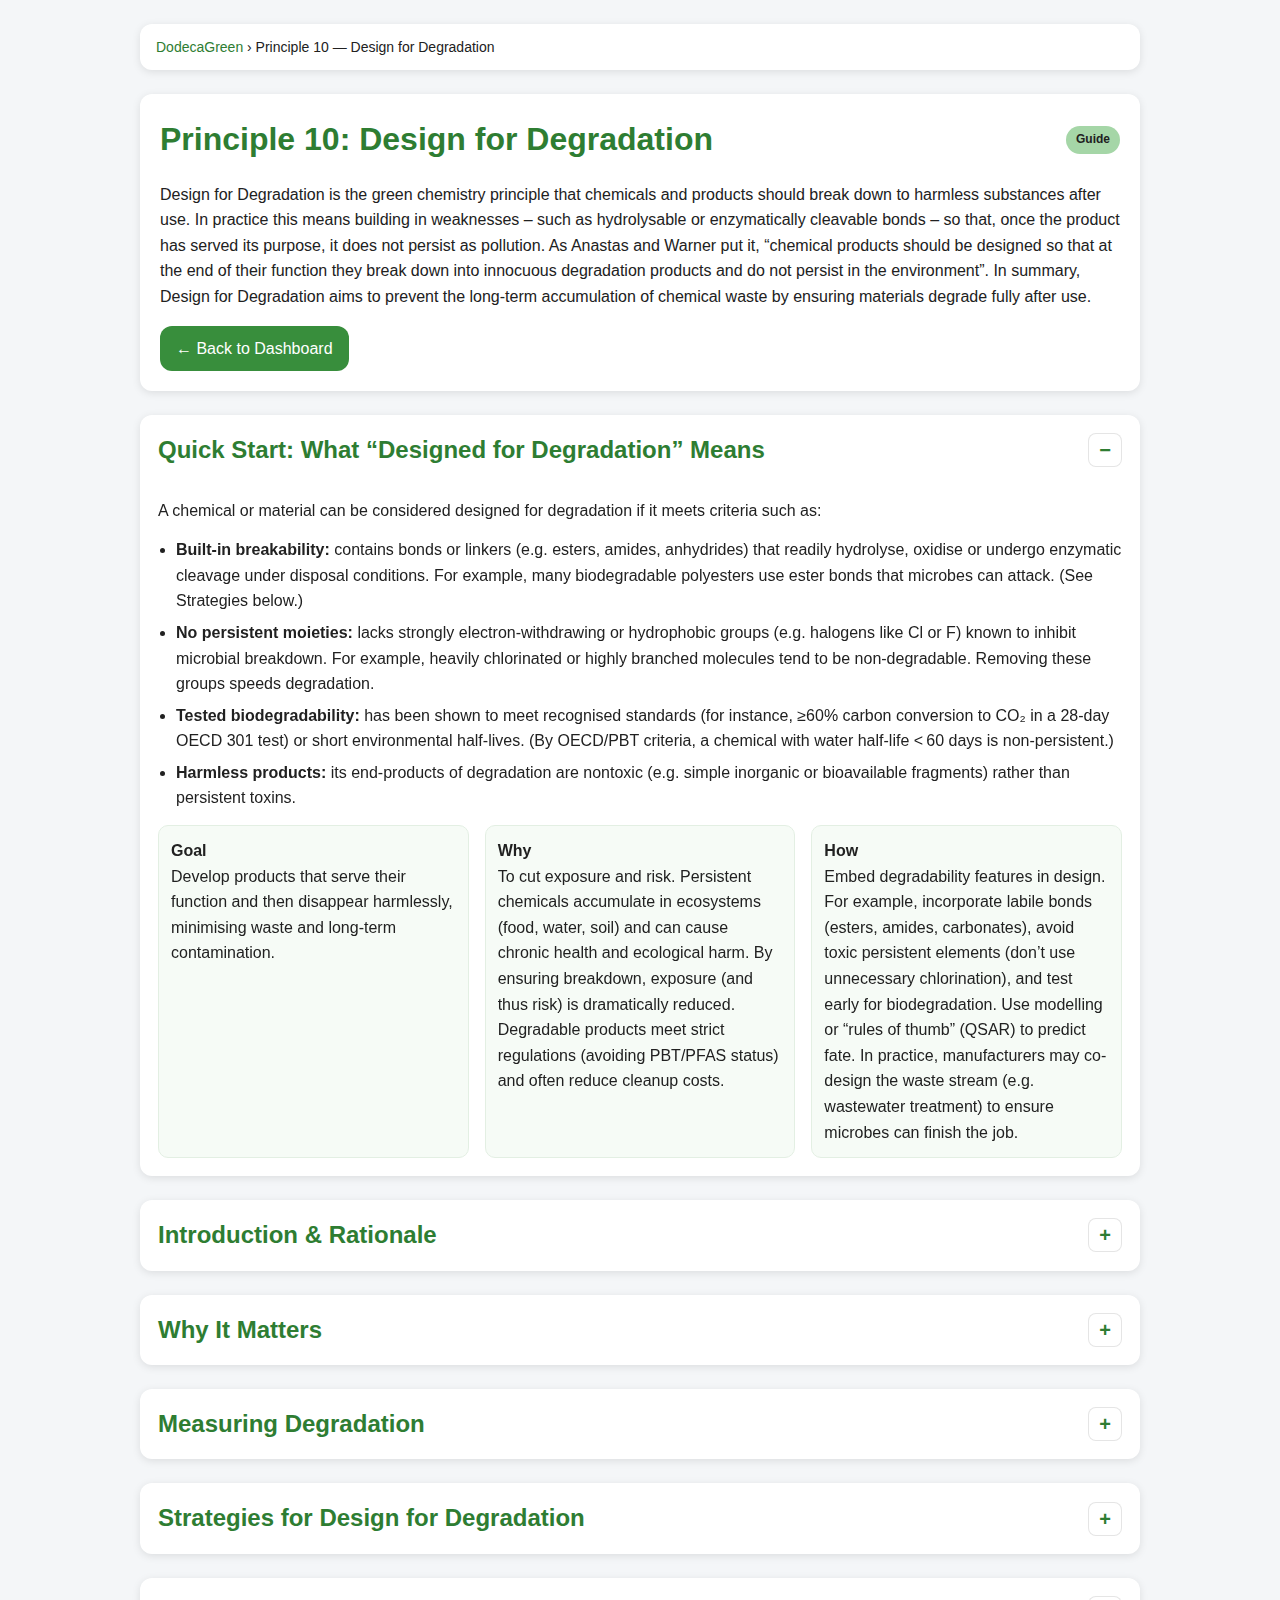
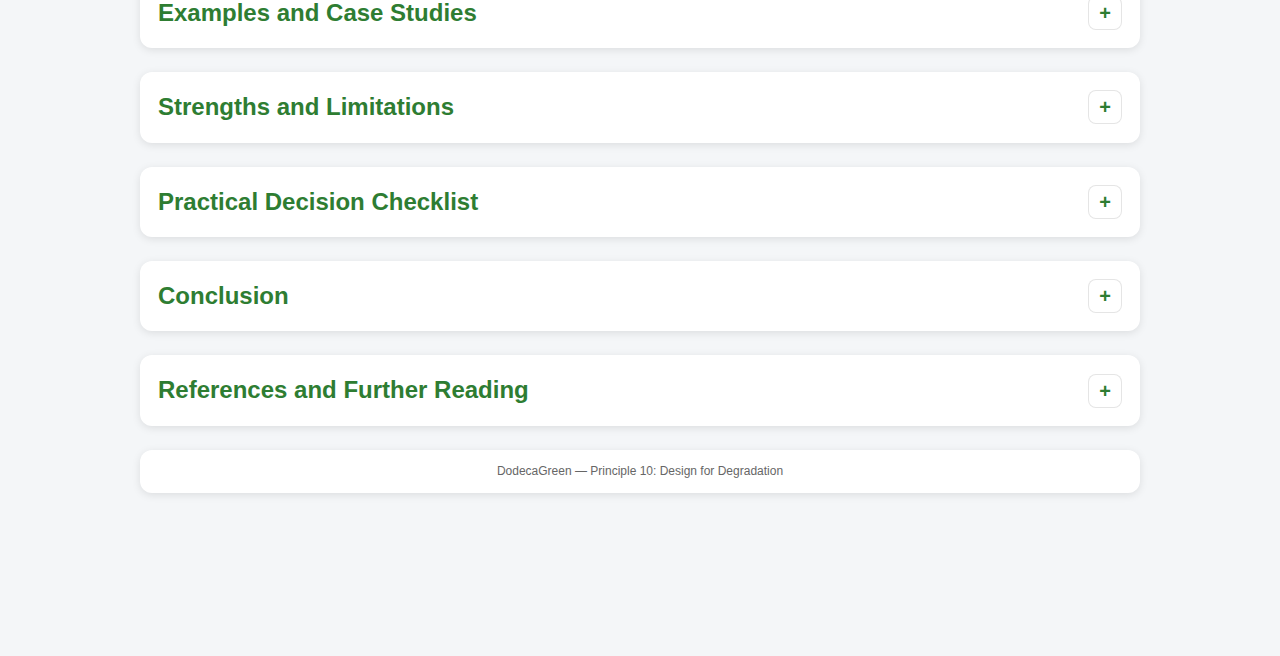
<file: 10_gc_design_for_degradation.html>
<!DOCTYPE html>
<html lang="en">
<head>
  <meta charset="UTF-8" />
  <meta name="viewport" content="width=device-width, initial-scale=1.0" />
  <title>DodecaGreen · Principle 10 — Design for Degradation</title>
  <link rel="stylesheet" href="styles.css">
</head>
<body>
  <div id="main-container">
    <div class="card breadcrumb">
      <a href="index.html">DodecaGreen</a> › Principle 10 — Design for Degradation
    </div>

    <header class="card" style="padding: 20px;">
      <div style="display: flex; justify-content: space-between; align-items: center; flex-wrap: wrap; gap: 12px;">
        <h1>Principle 10: Design for Degradation</h1>
        <span class="badge">Guide</span>
      </div>
      <p>Design for Degradation is the green chemistry principle that chemicals and products should break down to harmless substances after use. In practice this means building in weaknesses – such as hydrolysable or enzymatically cleavable bonds – so that, once the product has served its purpose, it does not persist as pollution. As Anastas and Warner put it, “chemical products should be designed so that at the end of their function they break down into innocuous degradation products and do not persist in the environment”. In summary, Design for Degradation aims to prevent the long-term accumulation of chemical waste by ensuring materials degrade fully after use.</p>
      <a class="btn" href="index.html">← Back to Dashboard</a>
    </header>

    <section class="card collapsible open">
      <div class="collapsible-header"><h2>Quick Start: What “Designed for Degradation” Means</h2><div class="toggle-btn">−</div></div>
      <div class="collapsible-content section-body">
        <p>A chemical or material can be considered designed for degradation if it meets criteria such as:</p>
        <ul>
          <li><strong>Built-in breakability:</strong> contains bonds or linkers (e.g. esters, amides, anhydrides) that readily hydrolyse, oxidise or undergo enzymatic cleavage under disposal conditions. For example, many biodegradable polyesters use ester bonds that microbes can attack. (See Strategies below.)</li>
          <li><strong>No persistent moieties:</strong> lacks strongly electron-withdrawing or hydrophobic groups (e.g. halogens like Cl or F) known to inhibit microbial breakdown. For example, heavily chlorinated or highly branched molecules tend to be non-degradable. Removing these groups speeds degradation.</li>
          <li><strong>Tested biodegradability:</strong> has been shown to meet recognised standards (for instance, ≥60% carbon conversion to CO₂ in a 28-day OECD 301 test) or short environmental half-lives. (By OECD/PBT criteria, a chemical with water half-life < 60 days is non-persistent.)</li>
          <li><strong>Harmless products:</strong> its end-products of degradation are nontoxic (e.g. simple inorganic or bioavailable fragments) rather than persistent toxins.</li>
        </ul>
        <div class="kpi">
          <div class="item"><strong>Goal</strong><br/>Develop products that serve their function and then disappear harmlessly, minimising waste and long-term contamination.</div>
          <div class="item"><strong>Why</strong><br/>To cut exposure and risk. Persistent chemicals accumulate in ecosystems (food, water, soil) and can cause chronic health and ecological harm. By ensuring breakdown, exposure (and thus risk) is dramatically reduced. Degradable products meet strict regulations (avoiding PBT/PFAS status) and often reduce cleanup costs.</div>
          <div class="item"><strong>How</strong><br/>Embed degradability features in design. For example, incorporate labile bonds (esters, amides, carbonates), avoid toxic persistent elements (don’t use unnecessary chlorination), and test early for biodegradation. Use modelling or “rules of thumb” (QSAR) to predict fate. In practice, manufacturers may co-design the waste stream (e.g. wastewater treatment) to ensure microbes can finish the job.</div>
        </div>
      </div>
    </section>

    <section class="card collapsible">
      <div class="collapsible-header"><h2>Introduction & Rationale</h2><div class="toggle-btn">+</div></div>
      <div class="collapsible-content section-body">
        <p>The concept of designing chemicals to degrade is as old as green chemistry itself. In 1998 Paul Anastas and John Warner formalised the 12 Principles of Green Chemistry, explicitly stating that products should break down to innocuous substances after use. This principle grew out of growing awareness that many persistent organic pollutants (e.g. DDT, PCBs, PFAS) bioaccumulate and resist natural breakdown, causing global contamination. Early green chemists realised that rather than relying on end-of-pipe treatment, chemists must consider a molecule’s entire life cycle. Thus Design for Degradation asks scientists to think of disposal as part of product design.</p>
        <p>At its core, the principle leverages structure–property relationships: by altering chemical structures, we can shift their fate. For example, swapping a non-degradable polymer backbone for an ester-containing one creates a material that microbes can consume. Crucially, degradation should occur after use, not during. That means the product must still be stable enough for its application, then degrade once discarded or after its function ends. This often requires a mindset shift: instead of endlessly durable goods, we envisage products with a built-in “self-destruct” sequence triggered by environment (light, moisture, microbes) once the product’s job is done.</p>
        <h3>Understanding the Principle</h3>
        <p><strong>Contrast with conventional design:</strong> Traditionally, chemists prized durability: plastic bottles were made tough to last; surfactants were engineered for powerful cleaning (often adding chlorine) regardless of fate. Conventional R&D often ignores end-of-life. The problem is obvious in products like plastics: most plastics are designed not to break down. For example, common PET or PE products survive in landfills for centuries. Even “compostable” PLA bags can resist real-world conditions; one report noted that typical PLA bags “don’t break down during typical composting” and end up in landfills “as long as forever plastics”. In effect, conventional design passes the persistence problem down the line.</p>
        <p><strong>Design-for-degradation mindset:</strong> Green chemistry demands flipping the script. We must design with fate in mind, as if the disposal environment (sunlight, microbes, wastewater plants) is the next user. This global perspective recognises that any chemical entering the environment will eventually encounter degrade triggers. Chemists have learned from history: for example, the once-common branched alkylbenzene sulfonate (a detergent surfactant) caused massive foaming in rivers because it resisted biodegradation. In the 1960s the industry switched to linear alkylbenzene sulfonates (LAS), which 90–95% biodegrade in days. This simple switch eliminated the pollution problem. Today, understanding of global flows (e.g. how chemicals move through water and air) informs smarter design.</p>
        <p>In sum, Design for Degradation requires chemists to plan the end from the start. It means asking: “After this does its job, can it be safely recycled, remediated or consumed by nature?” By making this a criterion in development, the global impact of chemicals can be greatly reduced. (For instance, a properly designed degradable material will not contribute to microplastic build-up – embedded-enzyme plastics have even been shown to break down into ~98% small molecules, leaving virtually no microplastic residue.) </p>
      </div>
    </section>

    <section class="card collapsible">
      <div class="collapsible-header"><h2>Why It Matters</h2><div class="toggle-btn">+</div></div>
      <div class="collapsible-content section-body">
        <p><strong>Environmental protection:</strong> Persistent chemicals accumulate in ecosystems, contaminating soil, water and air. By contrast, degradable designs minimise ecological loading. They ensure that once a chemical has served its function, it will be transformed into benign substances (like CO₂, water, biomass), preventing long-term pollution. For example, linear detergents biodegrade rapidly in wastewater, eliminating foaming and harm to aquatic life. Designer degradable materials also address new problems like microplastics – e.g. engineered enzyme-containing plastics break fully down rather than generating persistent fragments.</p>
        <p><strong>Human and animal health:</strong> Lower environmental persistence means lower exposure. Bioaccumulative toxins can build up in food chains, eventually reaching humans; degradation cuts this off. As one review notes, designing products that break down “aims to minimise the persistence and accumulation of chemical pollutants… and ultimately to reduce toxicity”. In practice, this can reduce chronic health risks from endocrine disruptors or carcinogens. For instance, avoiding persistent drug metabolites helps protect aquatic life and drinking water. Green-design medicines (discussed below) aim to avoid “forever drug” scenarios.</p>
        <p><strong>Economic and regulatory drivers:</strong> Degradable products can be cheaper to manage. Waste disposal and cleanup (oil spills, landfill) are costly; degradable materials reduce this burden. Moreover, many regions have strict regulations targeting persistent and bioaccumulative substances (PBT). For example, EU criteria flag any substance with a water half-life > 60 days or certain bioconcentration as persistent, triggering bans. Designing chemicals to fail these PBT thresholds (by having short half-lives) ensures compliance. Industry has responded: the shift to linear surfactants was driven by the need to meet early wastewater regulations. Today, with laws on PFAS and REACH restrictions, degradability is increasingly a legal requirement, not just a choice.</p>
        <p><strong>Safety and sustainability goals:</strong> A degradable design inherently reduces accident risk. For example, self-decomposing solvents reduce explosion/fire potential over time. It also ties into broader sustainability: it helps achieve UN Sustainable Development Goals (e.g. SDG 12 on responsible consumption) by closing the loop on chemical lifecycles. In essence, Design for Degradation embeds end-of-life safety and sustainability into chemical innovation.</p>
      </div>
    </section>

    <section class="card collapsible">
      <div class="collapsible-header"><h2>Measuring Degradation</h2><div class="toggle-btn">+</div></div>
      <div class="collapsible-content section-body">
        <p>To implement this principle, we must quantify how and how fast a substance degrades. Key metrics include:</p>
        <ul>
          <li><strong>Biodegradation percentage:</strong> Often measured by standard tests (e.g. OECD 301). These assess how much of the substance is converted to CO₂ (mineralisation) or removed from solution (DOC removal). By OECD definition, “ready biodegradability” requires ≥60% of the carbon to be respired to CO₂ within 28 days (with some tests demanding 70% DOC removal). Hitting this threshold indicates the compound is not likely to persist.</li>
          <li><strong>Half-life (t½):</strong> The time required for 50% of the chemical to degrade under specific conditions (e.g. in soil, water or air). Half-lives are central to regulatory persistence criteria. For instance, many agencies set PBT cut-offs such as >60–120 days in water or soil meaning persistent; conversely, design targets aim for half-lives well below these values. Measured half-lives can be obtained from simulation studies or environmental fate experiments (aerobic soil tests, etc.).</li>
          <li><strong>Mineralisation vs primary degradation:</strong> It’s important to distinguish partial breakdown from complete mineralisation. A chemical may fragment (e.g. UV photolysis) without fully mineralising, leaving smaller organic pieces. Green-design favours complete mineralisation (full CO₂) to ensure no persistent metabolites remain. Mineralisation is often inferred from CO₂ evolution tests, while partial degradation may be monitored by chromatography (tracking breakdown products).</li>
          <li><strong>Bioaccumulation factor (BAF/BCF):</strong> Since “persistent” often pairs with “bioaccumulative”, checking an environmental bioconcentration factor (how much the chemical concentrates in an organism relative to its environment) is relevant. Low accumulation is a goal of degradable design.</li>
          <li><strong>Other metrics:</strong> Designers also use computational tools and in silico QSAR models to predict biodegradability from molecular structure. New high-throughput assays and “degradation indices” are being developed to screen candidates. In practice, a compound designed for degradation should pass both biodegradability tests and key threshold criteria (half-lives) in relevant media (water, soil, sediment).</li>
        </ul>
      </div>
    </section>

    <section class="card collapsible">
      <div class="collapsible-header"><h2>Strategies for Design for Degradation</h2><div class="toggle-btn">+</div></div>
      <div class="collapsible-content section-body">
        <ol>
          <li><strong>Incorporate labile bonds.</strong> Intentionally include bonds that hydrolyse or cleave under environmental conditions. Common choices are esters, amides, carbonates, anhydrides and labile ethers. For example, poly(lactic acid) (PLA) and poly(caprolactone) plastics contain ester linkages that can be cleaved by water and enzymes. Designing these bonds into the backbone means microbes (or simple hydrolysis) can chop the polymer into small acids, alcohols or sugars. In one notable study, plastics embedded with hydrolytically active segments yielded >98% break-down: a PCL-based plastic containing built-in lipase clusters degraded almost completely into lactic acid and other small molecules in warm water.</li>
          <li><strong>Use bio-based, biodegradable monomers.</strong> Starting materials of natural origin are often more easily metabolised. For example, polymers made from renewable sources like starch, cellulose, amino acids or bio-monomers (e.g. succinic, adipic acids) have inherently more “natural” structures. Polyhydroxyalkanoates (PHAs) – polyesters of simple hydroxy fatty acids – or polyamides derived from amino acids are good examples. These materials leverage existing microbial pathways. The idea is to mimic nature’s building blocks, so that after use, microorganisms already have enzymes ready to degrade them. As one green chemistry text notes, chemists can “leverage structure–property relationships” to ensure targets are effective in use but “readily degrade and won’t persist”.</li>
          <li><strong>Eliminate persistent features.</strong> Actively avoid elements and structures known to resist degradation. This includes halogenation and excessive aromaticity. Chlorine or fluorine atoms make molecules electron-poor and sterically hindered, which many microbes cannot attack. Likewise, polycyclic aromatics or highly branched alkanes tend to biodegrade very slowly. Removing these features (or minimizing them) greatly enhances degradability. For instance, the historically persistent 2,4,5-trichlorophenol pesticide was phased out in favour of simpler phenols partly because every extra Cl made breakdown harder. In design, if a halogen is not essential for function, it’s omitted or replaced with oxygen/nitrogen which promote biodegradation.</li>
          <li><strong>Design stimuli-responsive triggers.</strong> Engineer materials that remain stable during use but rapidly degrade under a specific stimulus at end-of-life. Examples include photodegradable linkers (bonds that break under UV light) or self-immolative polymers (chain reactions triggered by pH or heat). A recent innovation is embedding polymer-eating enzymes as “on-switches” for degradation: UC Berkeley researchers added lipase clusters directly into a polyester matrix so that exposure to warm water unlocked complete depolymerisation. In general, stimuli (light, moisture, pH, heat) can be used as green “keys” to break otherwise robust bonds, ensuring the product survives storage/use but self-destructs when disposed.</li>
          <li><strong>Minimise molecular size and complexity.</strong> Smaller, simpler molecules usually break down faster. High molecular weight, cross-linking or heavy branching often slow degradation. In polymers, using linear (non-crosslinked) chains and low crystallinity promotes uptake by water and microbes. The surfactant case illustrates this: linear alkylbenzene sulfonates biodegrade readily, whereas their branched counterparts do not. Similarly, bulky substituents or rigid rings can be trimmed. When designing complex products, chemists should consider whether the structure can fragment into small, innocuous pieces.</li>
          <li><strong>Plan fragmentation pathways.</strong> Think beyond just breaking the parent compound – ensure each fragment is benign. For example, incorporate moieties that will break down into water, CO₂, simple alcohols/acids or natural metabolites. Using peptide or sugar units, for instance, means degradation yields amino acids or glucose. The idea is akin to a “molecular jigsaw puzzle” that falls into harmless parts. Knowing likely biodegradation routes (photolytic, enzymatic, hydrolytic) lets designers control end-products. (Advanced tools like reaction prediction software can simulate these pathways to check for toxic intermediates.)</li>
          <li><strong>Evaluate disposal routes and infrastructure.</strong> Design for the environment in which degradation will occur. For example, if a material will go to industrial composting, ensure it meets those conditions (high heat, specific microbes). If it’s for wastewater, design it to be removed in bioreactors. In practice, some plastics (e.g. PLA) only degrade in industrial composting, not in home or marine environments. A truly versatile design might combine several triggers, or include additives (bio-catalysts) that activate in a landfill or sewage plant.</li>
        </ol>
        <p>These strategies can be combined. Often one starts with a baseline degradable scaffold (e.g. a biodegradable polymer) and then optimises performance while retaining key labile bonds. Computational models and fragment-based design rules (from databases of known degradable groups) can guide these choices. Ultimately, the goal is to embed effective function and clean breakdown into one molecule or material.</p>
      </div>
    </section>

    <section class="card collapsible">
      <div class="collapsible-header"><h2>Examples and Case Studies</h2><div class="toggle-btn">+</div></div>
      <div class="collapsible-content section-body">
        <h3>Surfactants: Linear vs Branched.</h3>
        <p>A classic example is detergent surfactants. Early formulations used branched alkylbenzene sulfonates, which caused sewage foaming because they biodegraded very slowly. In the 1960s, the industry shifted to linear alkylbenzene sulfonates (LAS). The linear chain is easily cleaved by bacteria in sewage, so 90–95% of LAS is gone in days. This simple structural change solved a major pollution problem: rivers no longer foam up, and aquatic organisms aren’t exposed to persistent detergent molecules. Notably, the linear version was actually four times more toxic to fish than the branched one, but because it degraded so quickly, its overall environmental impact was far smaller. This case illustrates how Design for Degradation can trump simple toxicity metrics.</p>
        <h3>Plastics: Biodegradable Polymers.</h3>
        <p>The push to reduce plastic waste has led to many examples of degradable polymers. For instance, polylactic acid (PLA) – a plant-derived polyester – can be composted to CO₂ and water. However, many so-called “biodegradable” plastics still require specific conditions. A recent innovation embeds enzymes into the plastic: researchers incorporated lipase clusters into a polyester (PCL) blend. When the plastic was exposed to warm water, the enzymes became active and degraded ~98% of the material to small molecules. By contrast, conventional PLA bags barely degrade in a home compost and can contaminate recycling streams. This example shows both success and challenge: with clever design (enzymes), plastics can be engineered to self-destruct; but without it, many “compostable” claims fail.</p>
        <h3>Pharmaceuticals: Benign-by-Design Drugs.</h3>
        <p>Pharmaceuticals pose a unique challenge: they must be stable enough in the body to act on targets, yet break down safely after excretion. Green chemists advocate benign-by-design drugs that degrade post-use. For example, certain antiparasitic drugs (macrocyclic lactones like ivermectin) are known to degrade relatively quickly in the environment via oxidation, hydrolysis and photolysis. Still, their metabolites can persist, so researchers now focus on novel delivery systems and prodrug designs that enhance complete breakdown. One study notes that designing degradability is vital to prevent chronic ecotoxic effects in soils and rivers from veterinary drugs. In practice, drug designers are linking active molecules to biodegradable carriers or including ester linkages so that, after therapeutic action, only simple acids or innocuous fragments remain.</p>
        <h3>Plasticizers and Additives.</h3>
        <p>Common plasticizers like DEHP (a phthalate) are notoriously persistent. Chemists have applied design for degradation by tweaking molecular geometry. For instance, studies compared DEHP to alternative diesters of maleic, fumaric and succinic acids. It was found that succinic diesters (with a saturated centre) biodegrade quickly, whereas the cis‑maleate analogues degrade very slowly. Moreover, the succinic esters still functioned effectively as plasticizers. Thus, replacing the phthalate’s cis-double bond with a saturated succinate gave a greener plasticizer: it meets performance needs but is readily consumed by soil bacteria. This illustrates how small structural changes (geometry and saturation) can switch a chemical from “persistent” to “biodegradable” without losing its useful properties.</p>
        <p>These cases – spanning detergents, plastics, drugs and additives – show both successes and challenges of Design for Degradation. In each, deliberate molecular changes either solved or mitigated real pollution problems. They also highlight the trade-offs: toxicology, cost or functionality must be balanced against degradability. Nonetheless, such examples demonstrate the actionable nature of this principle.</p>
      </div>
    </section>

    <section class="card collapsible">
      <div class="collapsible-header"><h2>Strengths and Limitations</h2><div class="toggle-btn">+</div></div>
      <div class="collapsible-content section-body">
        <h3>Strengths</h3>
        <ul>
          <li>Reduced pollution and risk: The biggest benefit is eliminating sources of long-term contamination. By ensuring chemicals degrade, exposure is cut off and ecosystems are protected. For instance, switching to degradable surfactants and plastics has already cleared many pollutants from waste streams.</li>
          <li>Lower chronic toxicity: Fast biodegradation means even if a compound is somewhat hazardous, its hazard doesn’t translate into risk (since it doesn’t persist). As a result, design-for-degradation often yields lower effective toxicity. In risk terms, it’s like turning off the exposure side of hazard × exposure.</li>
          <li>Regulatory alignment: Degradable chemicals are less likely to be classified as PBT (persistent, bioaccumulative, toxic). This helps companies meet legal standards and avoid bans. The LAS detergent example shows how degradable design can preempt regulatory trouble.</li>
          <li>Innovation and new markets: The principle drives innovation in materials (biopolymers, green formulations, safer additives) and can open markets for eco-friendly products. It also taps into renewable feedstocks (e.g. plant-derived monomers), advancing sustainability. Recent reviews note the “urgent” need to find degradable alternatives for ubiquitous materials like plastics.</li>
          <li>Waste management benefits: Degradable products often simplify disposal. For example, readily biodegradable solvents can be treated on-site by microbes, reducing hazardous waste. This can lower disposal costs and energy use.</li>
        </ul>
        <h3>Limitations</h3>
        <ul>
          <li>Performance vs persistence trade-off: Achieving the right balance is hard. A molecule needs enough stability to work (shelf-life, efficacy) yet must degrade later. Often, the very groups that confer functionality (e.g. electron-poor moieties for reactivity) also impede breakdown. For example, useful chlorine atoms may need to be removed to boost degradability, potentially compromising performance.</li>
          <li>Incomplete or unpredictable degradation: Real-world conditions can thwart design. Some “biodegradable” plastics do not compost in home/industrial systems as intended. Partial breakdown can leave microplastic fragments or unknown metabolites. Designing for clean end-products requires deep understanding of degradation pathways, which is complex.</li>
          <li>Increased cost or complexity: Synthesising novel degradable molecules or embedding additives (enzymes, cleavable links) can be more expensive. This may limit adoption, especially for low-margin products. Additionally, extra testing (long biodegradation studies) adds time and cost to development.</li>
          <li>Limited universality: Some applications simply demand inertness (e.g. medical implants, high-performance aerospace materials). In those cases, design for degradation may be infeasible or require trade-offs in safety or effectiveness.</li>
          <li>Infrastructure dependency: Even degradable materials need the right environment to break down. If disposal systems aren’t in place (e.g. composting facilities), even a biodegradable product might persist. Thus, success often relies on parallel changes in waste management.</li>
        </ul>
      </div>
    </section>

    <section class="card collapsible">
      <div class="collapsible-header"><h2>Practical Decision Checklist</h2><div class="toggle-btn">+</div></div>
      <div class="collapsible-content section-body">
        <p>Use these yes/no questions to guide chemical design:</p>
        <ul class="checklist" id="waste-checklist">
          <li>
            <label>
              <input type="checkbox">
              <span class="box" aria-hidden="true"></span>
              <span class="txt">Chemical structure: Does the molecule contain cleavable bonds (esters, amides, anhydrides, etc.) that will break down in water, light or by enzymes?</span>
            </label>
          </li>
          <li>
            <label>
              <input type="checkbox">
              <span class="box" aria-hidden="true"></span>
              <span class="txt">Persistent elements: Have you avoided or minimised halogens (Cl, F) and other known persistence-promoting groups in the structure?</span>
            </label>
          </li>
          <li>
            <label>
              <input type="checkbox">
              <span class="box" aria-hidden="true"></span>
              <span class="txt">Biodegradability: Does the substance achieve ≥60% biodegradation in a 28-day OECD test (or equivalent) under relevant conditions?</span>
            </label>
          </li>
          <li>
            <label>
              <input type="checkbox">
              <span class="box" aria-hidden="true"></span>
              <span class="txt">Half-life: Are the expected environmental half-lives (water, soil, air) below critical thresholds (e.g. water t½ ≪60 days)?</span>
            </label>
          </li>
          <li>
            <label>
              <input type="checkbox">
              <span class="box" aria-hidden="true"></span>
              <span class="txt">Degradation products: Have potential breakdown products been identified and assessed as non-toxic/innocuous?</span>
            </label>
          </li>
          <li>
            <label>
              <input type="checkbox">
              <span class="box" aria-hidden="true"></span>
              <span class="txt">Usage vs disposal: Is the product stable during use (no premature breakdown) but guaranteed to degrade under disposal conditions (e.g. compost, soil, sewage treatment)?</span>
            </label>
          </li>
          <li>
            <label>
              <input type="checkbox">
              <span class="box" aria-hidden="true"></span>
              <span class="txt">Alternative strategy: Can the product be designed for reuse or recycling instead of disposal, or are degradability and circular reuse both considered?</span>
            </label>
          </li>
          <li>
            <label>
              <input type="checkbox">
              <span class="box" aria-hidden="true"></span>
              <span class="txt">Testing and validation: Are analytical methods (e.g. CO₂ evolution, mass balance) in place to confirm degradation performance?</span>
            </label>
          </li>
        </ul>
        <p>Answering “yes” to these questions indicates a design likely aligned with the principle. If “no” appears, consider reformulating or adding features (e.g. enzymatic triggers) to meet the criteria.</p>
      </div>
    </section>

    <section class="card collapsible">
      <div class="collapsible-header"><h2>Conclusion</h2><div class="toggle-btn">+</div></div>
      <div class="collapsible-content section-body">
        <p>Design for Degradation transforms end-of-life from a drawback into a design parameter. By embedding degradability, chemists can dramatically cut the persistence of synthetic products. Real-world metrics highlight the impact: for example, transitioning to linear surfactants virtually eliminated detergent foaming in rivers, and enzyme-enhanced plastics can biodegrade up to 98% under mild conditions. These outcomes show how measurable improvements in degradation translate to sustainability.</p>
        <p>As part of the broader green chemistry agenda, this principle directly supports global goals for waste reduction and environmental health. It complements other strategies like recycling and green synthesis, and is often a regulatory requirement under chemical safety laws. Ultimately, designing chemicals to degrade into innocuous substances not only reduces our footprint, but also helps ensure that innovation in chemistry goes hand-in-hand with the well-being of ecosystems. By applying the strategies and tools outlined above – from molecular design rules to decision checklists – students and scientists can critically assess and improve new chemicals, making degradation-by-design a routine part of chemical practice.</p>
      </div>
    </section>

    <section class="card collapsible">
      <div class="collapsible-header"><h2>References and Further Reading</h2><div class="toggle-btn">+</div></div>
      <div class="collapsible-content section-body">
        <ol>
          <li>P. T. Anastas and J. C. Warner, <em>Green Chemistry: Theory and Practice</em>, Oxford University Press, New York, 1998.</li>
          <li>R. S. Boethling, E. Sommer and D. DiFiore, <em>Chem. Rev.</em>, 2007, <strong>107</strong>, 2207–2227, DOI: 10.1021/cr050952t.</li>
          <li>E. F. Fiandra, L. Shaw, M. Starck, C. J. McGurk and C. S. Mahon, <em>Chem. Soc. Rev.</em>, 2023, <strong>52</strong>, 8085–8105, DOI: 10.1039/D3CS00556A.</li>
          <li>M. L. Bolognesi, B. Martinengo et al., <em>ACS Infect. Dis.</em>, 2024, <strong>10</strong>, 1856–1870, DOI: 10.1021/acsinfecdis.4c00172.</li>
          <li>OECD, Guidelines for the Testing of Chemicals, No. 301: Ready Biodegradability, OECD Publishing, Paris, 1992. DOI: 10.1787/9789264070349-en.</li>
          <li>H. C. Erythropel, M. Maric and D. G. Cooper, <em>Chemosphere</em>, 2012, <strong>86</strong>, 759–766, DOI: 10.1016/j.chemosphere.2011.10.054.</li>
        </ol>
      </div>
    </section>

    <footer class="card" style="padding: 12px; text-align: center; font-size: 12px; color: #666;">DodecaGreen — Principle 10: Design for Degradation</footer>
  </div>

  <script src="script.js"></script>
</body>
</html>
</file>
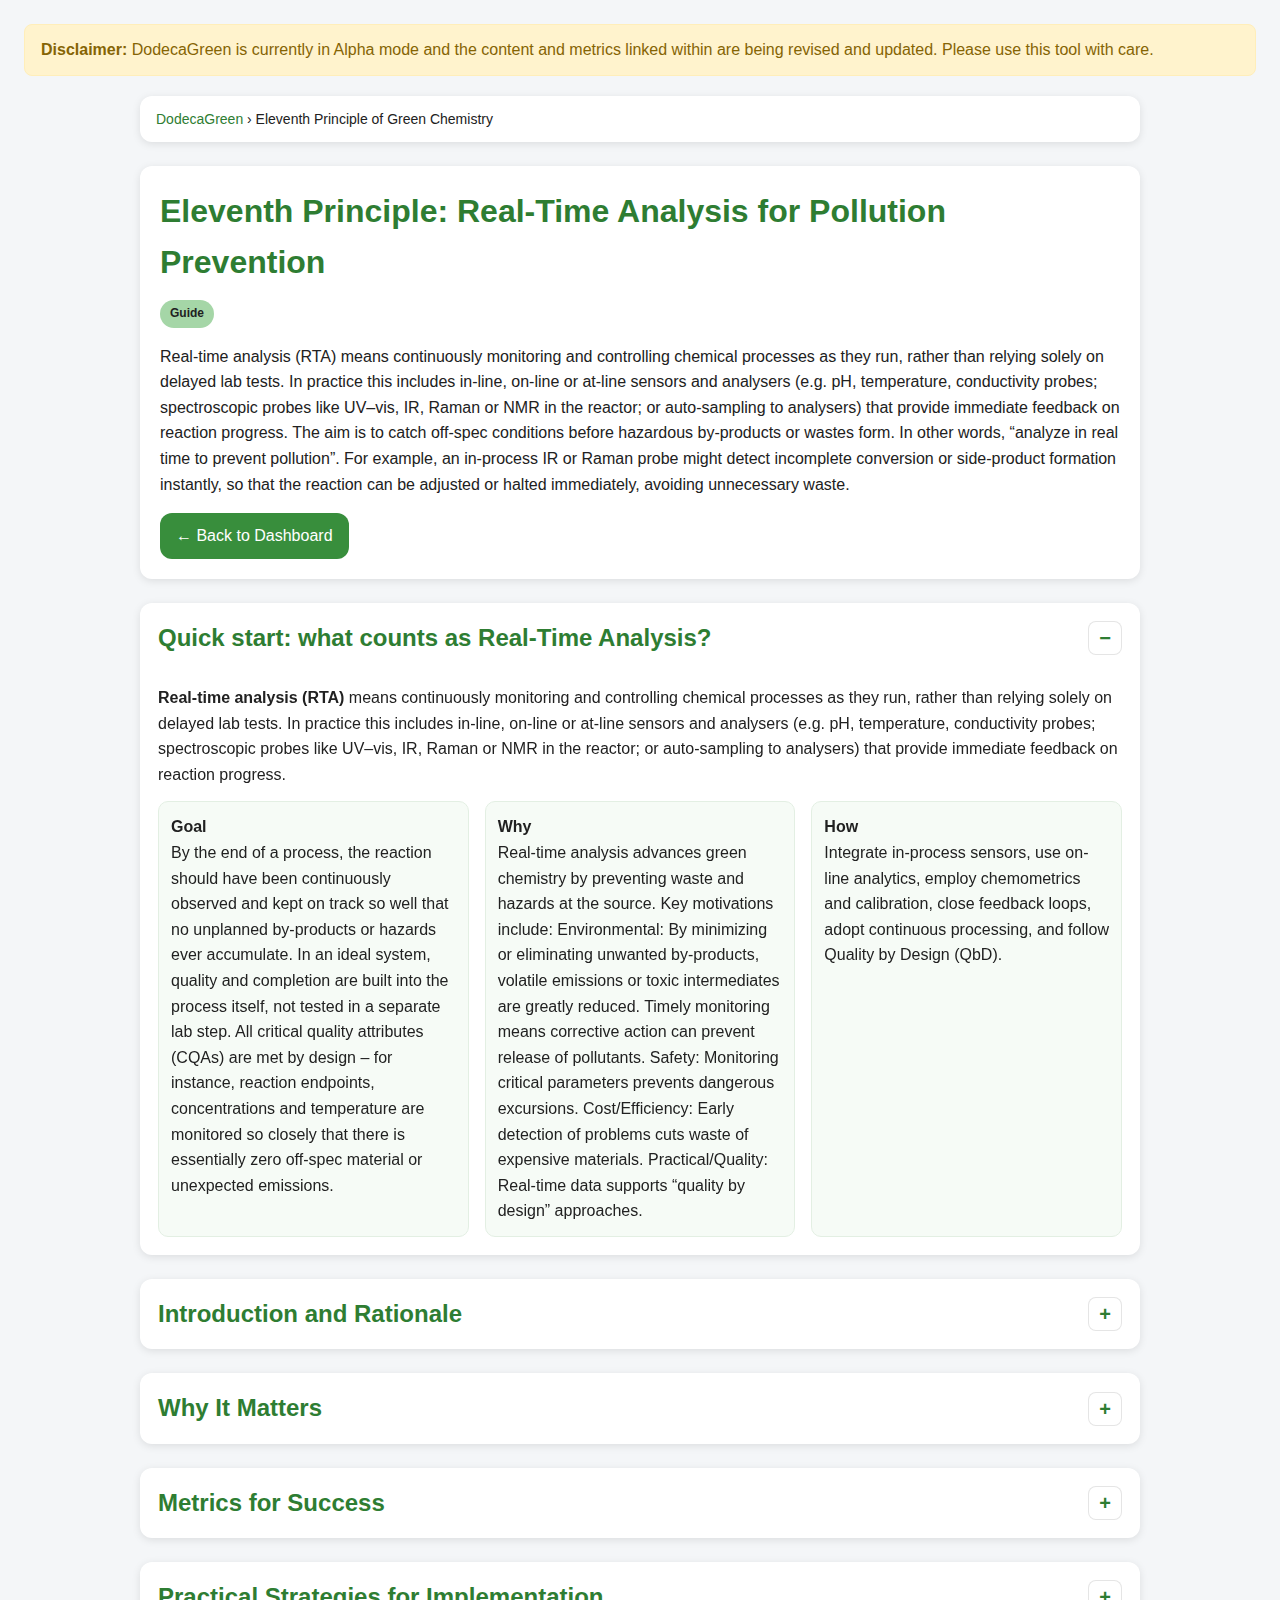
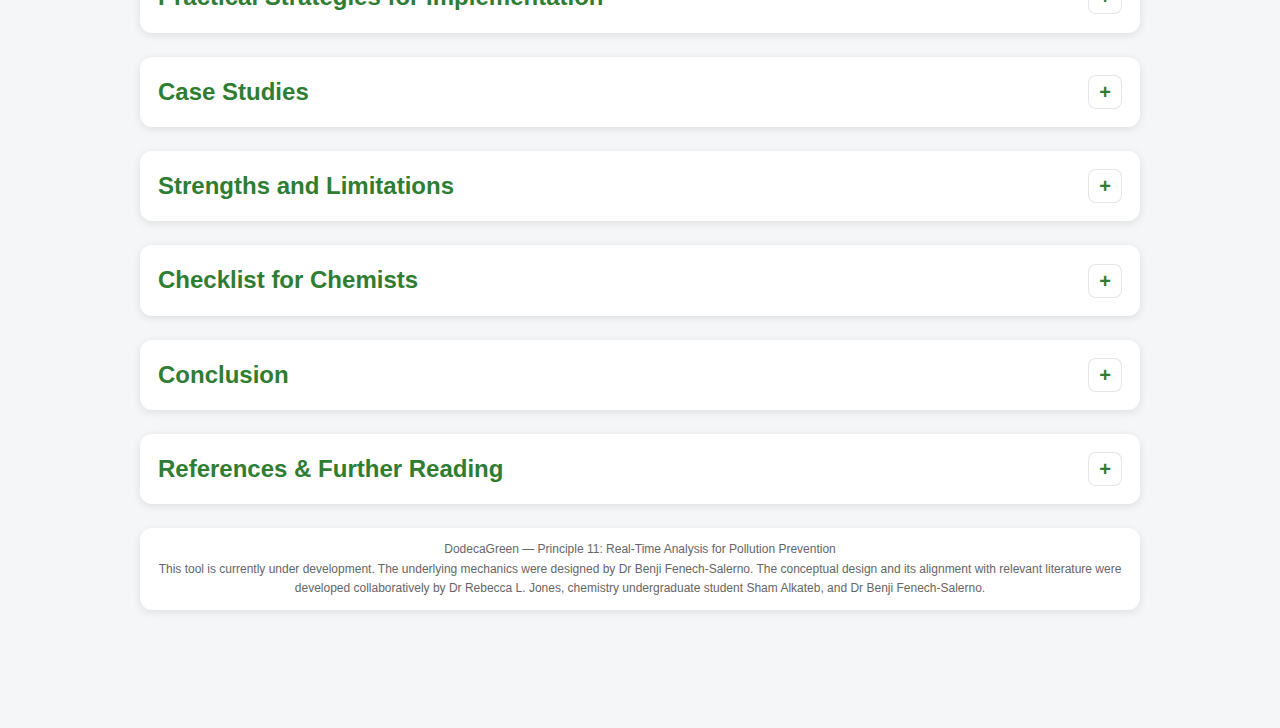
<file: 11_gc_real_time_analysis.html>
<!DOCTYPE html>
<html lang="en">
<head>
  <meta charset="UTF-8" />
  <meta name="viewport" content="width=device-width, initial-scale=1.0" />
  <title>DodecaGreen · Principle 11 — Real-Time Analysis</title>
  <link rel="stylesheet" href="styles.css">
</head>
<body>
  
<div style="background-color: #fff3cd; color: #856404; padding: 12px 16px; border: 1px solid #ffeeba; border-radius: 8px; margin-bottom: 20px; font-family: 'Segoe UI', Roboto, sans-serif;">
    <strong>Disclaimer:</strong> DodecaGreen is currently in Alpha mode and the content and metrics linked within are being revised and updated. Please use this tool with care.
</div>
  
  <div id="main-container">
    <div class="card breadcrumb">
      <a href="index.html">DodecaGreen</a> › Eleventh Principle of Green Chemistry
    </div>

    <header class="card" style="padding: 20px;">
      <div style="display: flex; justify-content: space-between; align-items: center; flex-wrap: wrap; gap: 12px;">
        <h1>Eleventh Principle: Real-Time Analysis for Pollution Prevention</h1>
        <span class="badge">Guide</span>
      </div>
      <p>Real-time analysis (RTA) means continuously monitoring and controlling chemical processes as they run, rather than relying solely on delayed lab tests. In practice this includes in-line, on-line or at-line sensors and analysers (e.g. pH, temperature, conductivity probes; spectroscopic probes like UV–vis, IR, Raman or NMR in the reactor; or auto-sampling to analysers) that provide immediate feedback on reaction progress. The aim is to catch off-spec conditions before hazardous by-products or wastes form. In other words, “analyze in real time to prevent pollution”. For example, an in-process IR or Raman probe might detect incomplete conversion or side-product formation instantly, so that the reaction can be adjusted or halted immediately, avoiding unnecessary waste.</p>
      <a class="btn" href="index.html">← Back to Dashboard</a>
    </header>

    <section class="card collapsible open">
      <div class="collapsible-header"><h2>Quick start: what counts as Real-Time Analysis?</h2><div class="toggle-btn">−</div></div>
      <div class="collapsible-content section-body">
        <p><strong>Real-time analysis (RTA)</strong> means continuously monitoring and controlling chemical processes as they run, rather than relying solely on delayed lab tests. In practice this includes in-line, on-line or at-line sensors and analysers (e.g. pH, temperature, conductivity probes; spectroscopic probes like UV–vis, IR, Raman or NMR in the reactor; or auto-sampling to analysers) that provide immediate feedback on reaction progress.</p>
        <div class="kpi">
          <div class="item"><strong>Goal</strong><br/>By the end of a process, the reaction should have been continuously observed and kept on track so well that no unplanned by-products or hazards ever accumulate. In an ideal system, quality and completion are built into the process itself, not tested in a separate lab step. All critical quality attributes (CQAs) are met by design – for instance, reaction endpoints, concentrations and temperature are monitored so closely that there is essentially zero off-spec material or unexpected emissions.</div>
          <div class="item"><strong>Why</strong><br/>Real-time analysis advances green chemistry by preventing waste and hazards at the source. Key motivations include: Environmental: By minimizing or eliminating unwanted by-products, volatile emissions or toxic intermediates are greatly reduced. Timely monitoring means corrective action can prevent release of pollutants. Safety: Monitoring critical parameters prevents dangerous excursions. Cost/Efficiency: Early detection of problems cuts waste of expensive materials. Practical/Quality: Real-time data supports “quality by design” approaches.</div>
          <div class="item"><strong>How</strong><br/>Integrate in-process sensors, use on-line analytics, employ chemometrics and calibration, close feedback loops, adopt continuous processing, and follow Quality by Design (QbD).</div>
        </div>
      </div>
    </section>

    <section class="card collapsible">
      <div class="collapsible-header"><h2>Introduction and Rationale</h2><div class="toggle-btn">+</div></div>
      <div class="collapsible-content section-body">
        <p>The concept of real-time process analysis has deep roots. As early as 1913, chemist Paul Gmelin developed a “pipe analyzer” to measure the composition of gases in ammonia synthesis, enabling immediate adjustments to the catalyst feed. This was essentially the first inline chemical analysis. Since then, advances have gradually brought ever more powerful sensors into the plant. However, for much of the 20th century traditional practice was still “take-sample–send-to-lab–wait for results”. That meant hours or days of delay, during which problems could escalate.</p>
        <p>It wasn’t until the 1980s and 2000s that systematic frameworks emerged. The term Process Analytical Technology (PAT) was popularised by the US FDA in 2004, defining PAT as “a system for designing, analyzing, and controlling manufacturing through timely measurements (i.e., during processing) of critical quality and performance attributes”. The goal is to build quality in by design, not just test it at the end. Real-time analysis is thus an enabler of Quality by Design: by continuously measuring CQAs like concentration or impurity levels, the process can be steered in real time to ensure those CQAs are met.</p>
        <p>In green chemistry, Paul Anastas and John Warner formulated principle 11 to capture this approach: “Analytical methodologies need to be further developed to allow for real-time, in-process monitoring and control prior to the formation of hazardous substances.”. In other words, by knowing what’s happening in real time, you prevent problems rather than cleaning them up later. As one analogy goes, operating a reactor without real-time sensors is like driving a car with blacked-out windows – you’d never see obstacles coming. By contrast, smart sensors are like a car’s rear-view mirrors and collision warnings: they allow timely corrections.</p>
        <p>Conventional versus real-time: In a traditional lab or batch process, you might sample a flask, then analyze by GC or NMR at the end of the run, long after the opportunity to change course has passed. Any off-spec material must then be disposed or reworked – the waste is already made. With real-time analysis, continuous or frequent measurements are taken while the reaction is running. For example, an in-line IR probe in a batch reactor can show the disappearance of reactant absorbance peak in real time, indicating completion. Operators or control software can then immediately quench or divert the reaction as needed. This contrasts with lab analysis which might only reveal the problem later. In summary, conventional methods treat quality and emissions retrospectively, whereas real-time analysis treats them proactively.</p>
      </div>
    </section>

    <section class="card collapsible">
      <div class="collapsible-header"><h2>Why It Matters</h2><div class="toggle-btn">+</div></div>
      <div class="collapsible-content section-body">
        <p><strong>Environmental benefits:</strong> Real-time analysis prevents the formation and release of pollutants. By monitoring the process continuously, deviations from the ideal pathway are corrected early. For instance, if an unwanted side reaction begins to form a toxic intermediate, real-time sensors detect the change (e.g. a new IR band or pH shift) and prompt action. This approach directly aligns with the Pollution Prevention Act’s goal to eliminate pollutants at the source. Moreover, by avoiding batch failures and wasteful re-runs, the overall resource footprint (water, raw materials, energy) is smaller. As one green chemist summary puts it, PAT contributes “safe and efficient operation of chemical plants” worldwide, which inherently means less environmental damage.</p>
        <p><strong>Human health:</strong> Fewer emissions and by-products also mean lower exposure to harmful chemicals for workers and communities. Real-time control helps ensure that processes stay within safe parameters, minimizing the chance of leaks or releases of toxic substances. This protects not only the environment but also lab technicians and plant operators from accidental exposure.</p>
        <p><strong>Safety:</strong> Many chemical incidents arise when processes run out of control. For example, a slight overheating in a large reactor can exponentially accelerate an exothermic reaction, leading to thermal runaway. With real-time monitoring (e.g. thermocouples and calorimetry), such a trend is visible immediately, and cooling can be applied. Historical disasters such as the Texas City explosion (1947) underscore the stakes. In modern facilities, integrated sensor networks act like an early warning system: if temperature, pressure, or other critical parameters cross set limits, automated shutdowns or mitigations can occur before catastrophic failure.</p>
        <p><strong>Economic advantages:</strong> Waste prevention saves money. Less wasted raw material and solvent means lower costs. Higher yield (less off-spec product) increases profit. Real-time data also speeds process development: reactions can be optimized in hours instead of days. A survey of PAT in pharmaceuticals notes “better process knowledge… more robust process, better products… and a huge cost savings for the manufacturer”. In manufacturing, continuous monitoring leads to higher throughput and less downtime. For instance, automated quality control (real-time release testing) can eliminate the need for slow end-product assays and reduce production delays, further cutting costs.</p>
        <p><strong>Regulatory and practical benefits:</strong> Regulators increasingly encourage the use of PAT and real-time analytics. The FDA explicitly supports PAT/QbD for pharmaceuticals, and environmental regulations reward pollution prevention at the design stage. Companies that adopt RTA can more easily demonstrate compliance with quality and emissions standards. In practice, having instantaneous data simplifies audits and root-cause analyses: any deviation is logged in real time.</p>
      </div>
    </section>

    <section class="card collapsible">
      <div class="collapsible-header"><h2>Metrics for Success</h2><div class="toggle-btn">+</div></div>
      <div class="collapsible-content section-body">
        <p>To evaluate a real-time analysis system, one can track:</p>
        <ul>
          <li>Reduction in waste and off-spec product: e.g. fewer failed batches per year, higher first-pass yield.</li>
          <li>Control chart statistics: Track critical process measurements (like impurity level or endpoint) on Shewhart charts. Improved processes will show most points within control limits and a lower “out-of-control” frequency.</li>
          <li>Deviation rate: Frequency of process alarms or excursions per batch; fewer alarms means better control.</li>
          <li>Time-to-detection: How quickly after a change (e.g. reagent drift) it is detected. Faster detection means better RTA performance.</li>
          <li>Process capability indices (Cpk, PpK): Higher values indicate tighter control when using RTA versus historical methods.</li>
          <li>Usage of PAT tools: Practical metrics could even include % of unit operations equipped with RTA sensors or % of batches completed without end-of-line rework.</li>
          <li>Sustainability KPIs: Reduced kg of waste per kg of product (E-factor) can be an overarching metric, reflecting all waste prevented by RTA and other green measures.</li>
        </ul>
      </div>
    </section>

    <section class="card collapsible">
      <div class="collapsible-header"><h2>Practical Strategies for Implementation</h2><div class="toggle-btn">+</div></div>
      <div class="collapsible-content section-body">
        <p><strong>Install analytical probes at critical points.</strong> Put in-line sensors where they matter most – e.g. a dip-probe in a stirred reactor, or a flow cell in the outlet stream. Typical options: in situ pH and temperature probes, fiber-optic UV/Vis or IR, ATR-IR probes in liquid flows, and Raman probes looking through a reactor window.</p>
        <p><strong>Use flow/continuous reactors when possible.</strong> These allow easy integration of sensors: a flow stream can be sampled by a spectrometer or passed through an NMR coil. For example, benchtop NMR units can be piped directly to a flow reactor so the reactor solution is pumped through the NMR probe in real time.</p>
        <p><strong>Develop calibration and chemometric models.</strong> Collect calibration data across the expected process range so that raw sensor signals (absorbance, Raman intensity, etc.) are converted to concentrations or purities. Use multivariate techniques (PCA, PLS) to handle overlapping signals. Validate models under process conditions so the readings are reliable.</p>
        <p><strong>Implement automated data logging and control.</strong> Set up a data-acquisition system (SCADA or similar) to collect sensor outputs continuously. Program control rules so that if, say, an IR-measured species concentration exceeds a setpoint, the system automatically adjusts feed rates or shuts off heaters. Even simple PLC loops can close feedback (e.g. maintaining a target conversion by varying flow).</p>
        <p><strong>Incorporate PAT in process design (QbD).</strong> During lab development, plan experiments that emphasize monitoring. Use design of experiments (DoE) to see which variables most affect outcomes, and make sure those are measured in real time. Treat the process as a control problem: e.g. deliberately vary feed ratio and use inline NMR to record how the yield changes, then use that model to guide scale-up.</p>
        <p><strong>Use statistical process control.</strong> Even with real-time sensors, it’s important to track performance over time. Maintain control charts for key signals (e.g. concentration readings, temperature deviations) so that trends or shifts are detected. Fewer outliers and a low failure-to-yield rate indicate success of RTA methods.</p>
        <p><strong>Train and document.</strong> Ensure operators and researchers know how to interpret real-time data. Provide clear SOPs for sensor calibration, data logging and emergency shutdown triggered by threshold alarms.</p>
        <p><strong>Gradually expand use of RTA.</strong> You need not equip every step at once. Focus first on the most hazardous or waste-prone unit operation. For example, if a high-temperature step generates by-products, concentrate inline analysis there. Over time, roll out to other stages.</p>
      </div>
    </section>

    <section class="card collapsible">
      <div class="collapsible-header"><h2>Case Studies</h2><div class="toggle-btn">+</div></div>
      <div class="collapsible-content section-body">
        <h3>Laboratory flow synthesis (Raman monitoring)</h3>
        <p>Leadbeater and Hamlin (2013) demonstrated inline Raman spectroscopy on a series of small-molecule reactions run in continuous flow. They interfaced a Raman probe with a meso-scale flow reactor and monitored four different reactions (e.g. coumarin and Biginelli condensations). The Raman spectra were collected in real time, and in one case they even quantified conversion from the spectral data (corroborated by NMR). This showed that a bench-scale organic reaction could be optimized on-the-fly by observing product buildup without stopping the flow or taking manual samples.</p>
        <h3>Laboratory NMR reaction monitoring</h3>
        <p>Modern benchtop NMR spectrometers have been used for real-time monitoring of bench chemistry. For instance, a compact ^1H NMR system can sit directly in a fume hood, with reactor output pumped through it in a loop. Reactants flow from the reactor into the NMR probe and back, allowing continuous acquisition of the NMR spectrum. Chemists have used this to track kinetic profiles and end-point in organic syntheses, obtaining quantitative concentration data simply and non-destructively. This kind of setup has enabled rapid determination of reaction rates and completion times without waiting for offline analysis.</p>
        <h3>Industrial water treatment (Cooling water monitoring)</h3>
        <p>In industry, real-time analysis has achieved dramatic impact. A notable example is the 3D TRASAR® system by Nalco (now part of Ecolab) for industrial cooling towers. Traditional water treatment adds biocides and anti-scalants on fixed schedules, often overdosing chemicals. The 3D TRASAR® uses inline sensors to monitor scaling tendency (via a tagged polymer) and bacterial activity (via a fluorescent dye) continuously. Chemicals are then dosed only as needed. This real-time control saved approximately 21 billion gallons of water (and similarly large amounts of chemicals) over 2,500 installations, because blowdown events were minimized. The EPA recognized this innovation with a Presidential Green Chemistry award, noting that it “saves water and energy, minimizes the use of water-treatment chemicals, and decreases environmental damage from discharged water”. In short, by constantly measuring scale and microbes, the system prevents waste and corrosion rather than just treating symptoms after the fact.</p>
        <h3>Pharmaceutical manufacturing (PAT)</h3>
        <p>The pharmaceutical industry has embraced PAT for quality and waste reduction. For example, on tablet lines, NIR spectroscopy is often used inline to verify blend uniformity and drug content in real time, replacing batch assays. In continuous API synthesis, real-time MS or HPLC has been used to adjust reagent feeds to maintain optimal purity. (FDA’s PAT framework and guidance documents encourage such strategies.) While specific proprietary case studies exist, the overall lesson is that drug makers now routinely employ sensors to avoid producing off-spec tonnes of intermediates.</p>
      </div>
    </section>

    <section class="card collapsible">
      <div class="collapsible-header"><h2>Strengths and Limitations</h2><div class="toggle-btn">+</div></div>
      <div class="collapsible-content section-body">
        <h3>Strengths</h3>
        <ul>
          <li>Prevention of pollution: Directly reduces by-product formation and emissions by early intervention.</li>
          <li>Improved safety: Early warnings for dangerous conditions (overheat, overpressure) reduce accident risk.</li>
          <li>Higher efficiency and yield: Processes run closer to optimal, saving raw materials, solvents and energy.</li>
          <li>Quality assurance: Embeds quality control into production, often enabling real-time release and less post-checking.</li>
          <li>Data-rich understanding: Vast process data improves understanding of reaction mechanisms, enabling continuous improvement.</li>
          <li>Regulatory compliance: Facilitates meeting strict quality/environmental standards by design.</li>
        </ul>
        <h3>Limitations</h3>
        <ul>
          <li>Cost and complexity: High-end sensors and control systems can be expensive to purchase and integrate. Retrofitting legacy equipment may be challenging.</li>
          <li>Calibration and maintenance burden: Chemometric models require building and periodic revalidation. In practice, “PAT requires a significant amount of personnel hours for maintenance… and keeping calibrations up to date”. Sensors can drift or foul in harsh chemical environments.</li>
          <li>Data overload: The volume of continuous data demands robust software and skilled analysts. Interpreting complex multivariate signals can be a challenge for non-experts.</li>
          <li>Sensitivity and speed limits: Some analytes are hard to detect at low concentrations, and some spectroscopic methods may not be fast enough for very rapid processes. For example, infrared or Raman spectroscopy can struggle with trace components, requiring alternative methods or “soft sensors” to infer values.</li>
          <li>Regulatory inertia: Despite encouragement, full regulatory acceptance of replacing all end-of-line tests with RTA is still evolving. (In pharma, real-time release is a goal, but regulators may still require some offline validation.)</li>
        </ul>
      </div>
    </section>

    <section class="card collapsible">
      <div class="collapsible-header"><h2>Checklist for Chemists</h2><div class="toggle-btn">+</div></div>
      <div class="collapsible-content section-body">
        <ul class="checklist" id="waste-checklist">
          <li>
            <label>
              <input type="checkbox">
              <span class="box" aria-hidden="true"></span>
              <span class="txt">Identify Critical Parameters: Determine which variables (temperature, pH, reactant concentration, etc.) must be controlled.</span>
            </label>
          </li>
          <li>
            <label>
              <input type="checkbox">
              <span class="box" aria-hidden="true"></span>
              <span class="txt">Select Suitable Techniques: Match analysis method to parameter: choose NIR for solid content, Raman for molecular identification, pH probe for acidity, etc. Consider interference and calibration requirements.</span>
            </label>
          </li>
          <li>
            <label>
              <input type="checkbox">
              <span class="box" aria-hidden="true"></span>
              <span class="txt">Integrate Sensors In-Process: Position probes inline or inline as much as possible. Ensure materials of construction (e.g. sapphire windows, inert plastics) are compatible with the chemistry.</span>
            </label>
          </li>
          <li>
            <label>
              <input type="checkbox">
              <span class="box" aria-hidden="true"></span>
              <span class="txt">Develop Calibration Models: Generate training data across the expected range of conditions. Build chemometric models or standard curves so sensor signals translate into meaningful units (mol/L, % conversion, etc.).</span>
            </label>
          </li>
          <li>
            <label>
              <input type="checkbox">
              <span class="box" aria-hidden="true"></span>
              <span class="txt">Configure Data Systems: Set up real-time data logging and alarms. Link sensors to the control system for automated feedback. Implement SPC charts for ongoing monitoring of trends.</span>
            </label>
          </li>
          <li>
            <label>
              <input type="checkbox">
              <span class="box" aria-hidden="true"></span>
              <span class="txt">Validate and Test: Run experiments to verify the RTA setup: does the sensor response correlate with actual conversion (checked by an independent analysis)? Are the readings reproducible and responsive enough?</span>
            </label>
          </li>
          <li>
            <label>
              <input type="checkbox">
              <span class="box" aria-hidden="true"></span>
              <span class="txt">Plan for Contingencies: Define actions if a sensor fails (e.g. an alternate offline analysis). Keep spare sensors and calibration standards.</span>
            </label>
          </li>
          <li>
            <label>
              <input type="checkbox">
              <span class="box" aria-hidden="true"></span>
              <span class="txt">Train Personnel: Ensure everyone understands how to interpret real-time data and how to react to alerts. Update SOPs to include RTA procedures.</span>
            </label>
          </li>
        </ul>
      </div>
    </section>

    <section class="card collapsible">
      <div class="collapsible-header"><h2>Conclusion</h2><div class="toggle-btn">+</div></div>
      <div class="collapsible-content section-body">
        <p>The Eleventh Principle – real-time analysis to prevent pollution – requires a mindset shift: from “take and test” to “monitor and adjust.” Instead of reacting to waste after it appears, chemists become like drivers using dashboards: constantly observing the process instruments and steering accordingly. This proactive approach opens many opportunities. With the rise of automation, machine learning and cheap sensors (IoT devices), even student labs can implement simple real-time monitoring. In future, we may see “self-driving” chemical factories that use PAT and AI to run optimally with minimal human intervention. Embracing real-time analysis is not just a technical change but a cultural one: it empowers chemists to think of synthesis as a controlled process, yielding safer, cleaner chemistry.</p>
      </div>
    </section>

    <section class="card collapsible">
      <div class="collapsible-header"><h2>References & Further Reading</h2><div class="toggle-btn">+</div></div>
      <div class="collapsible-content section-body">
        <ol>
          <li>P. T. Anastas and J. C. Warner, <em>Green Chemistry: Theory and Practice</em>, Oxford University Press, New York, 1998.</li>
          <li>J. Martínez, J. F. Cortés and R. Miranda, <em>Processes</em>, 2022, <strong>10</strong>, 1274, DOI: 10.3390/pr10071274.</li>
          <li>S. Mardani et al., <em>Caspian J. Health Res.</em>, 2015, <strong>1</strong>, 1–17.</li>
          <li>P. M. Nowak, <em>Green Chem.</em>, 2023, <strong>25</strong>, 4625–4640, DOI: 10.1039/d3gc00800b.</li>
          <li>E. Broughton, <em>Environ. Health</em>, 2005, <strong>4</strong>, 6, DOI: 10.1186/1476-069X-4-6.</li>
          <li>US Environmental Protection Agency (EPA), Presidential Green Chemistry Challenge: 1997 Greener Synthetic Pathways Award (BHC Ibuprofen Process), 1997. (Accessed 15 Aug 2025)</li>
          <li>US Environmental Protection Agency (EPA), Presidential Green Chemistry Challenge: 2012 Greener Synthetic Pathways Award (Simvastatin), 2012. (Accessed 15 Aug 2025)</li>
          <li>US Environmental Protection Agency (EPA), Presidential Green Chemistry Challenge: 2002 Award (Pfizer Sertraline), 2002. (Accessed 15 Aug 2025)</li>
        </ol>
      </div>
    </section>

    <footer class="card" style="padding: 12px; text-align: center; font-size: 12px; color: #666;">DodecaGreen — Principle 11: Real-Time Analysis for Pollution Prevention<br>This tool is currently under development.</strong> The underlying mechanics were designed by Dr Benji Fenech-Salerno. The conceptual design and its alignment with relevant literature were developed collaboratively by Dr Rebecca L. Jones, chemistry undergraduate student Sham Alkateb, and Dr Benji Fenech-Salerno.</footer>
  </div>

  <script src="script.js"></script>
</body>
</html>
</file>
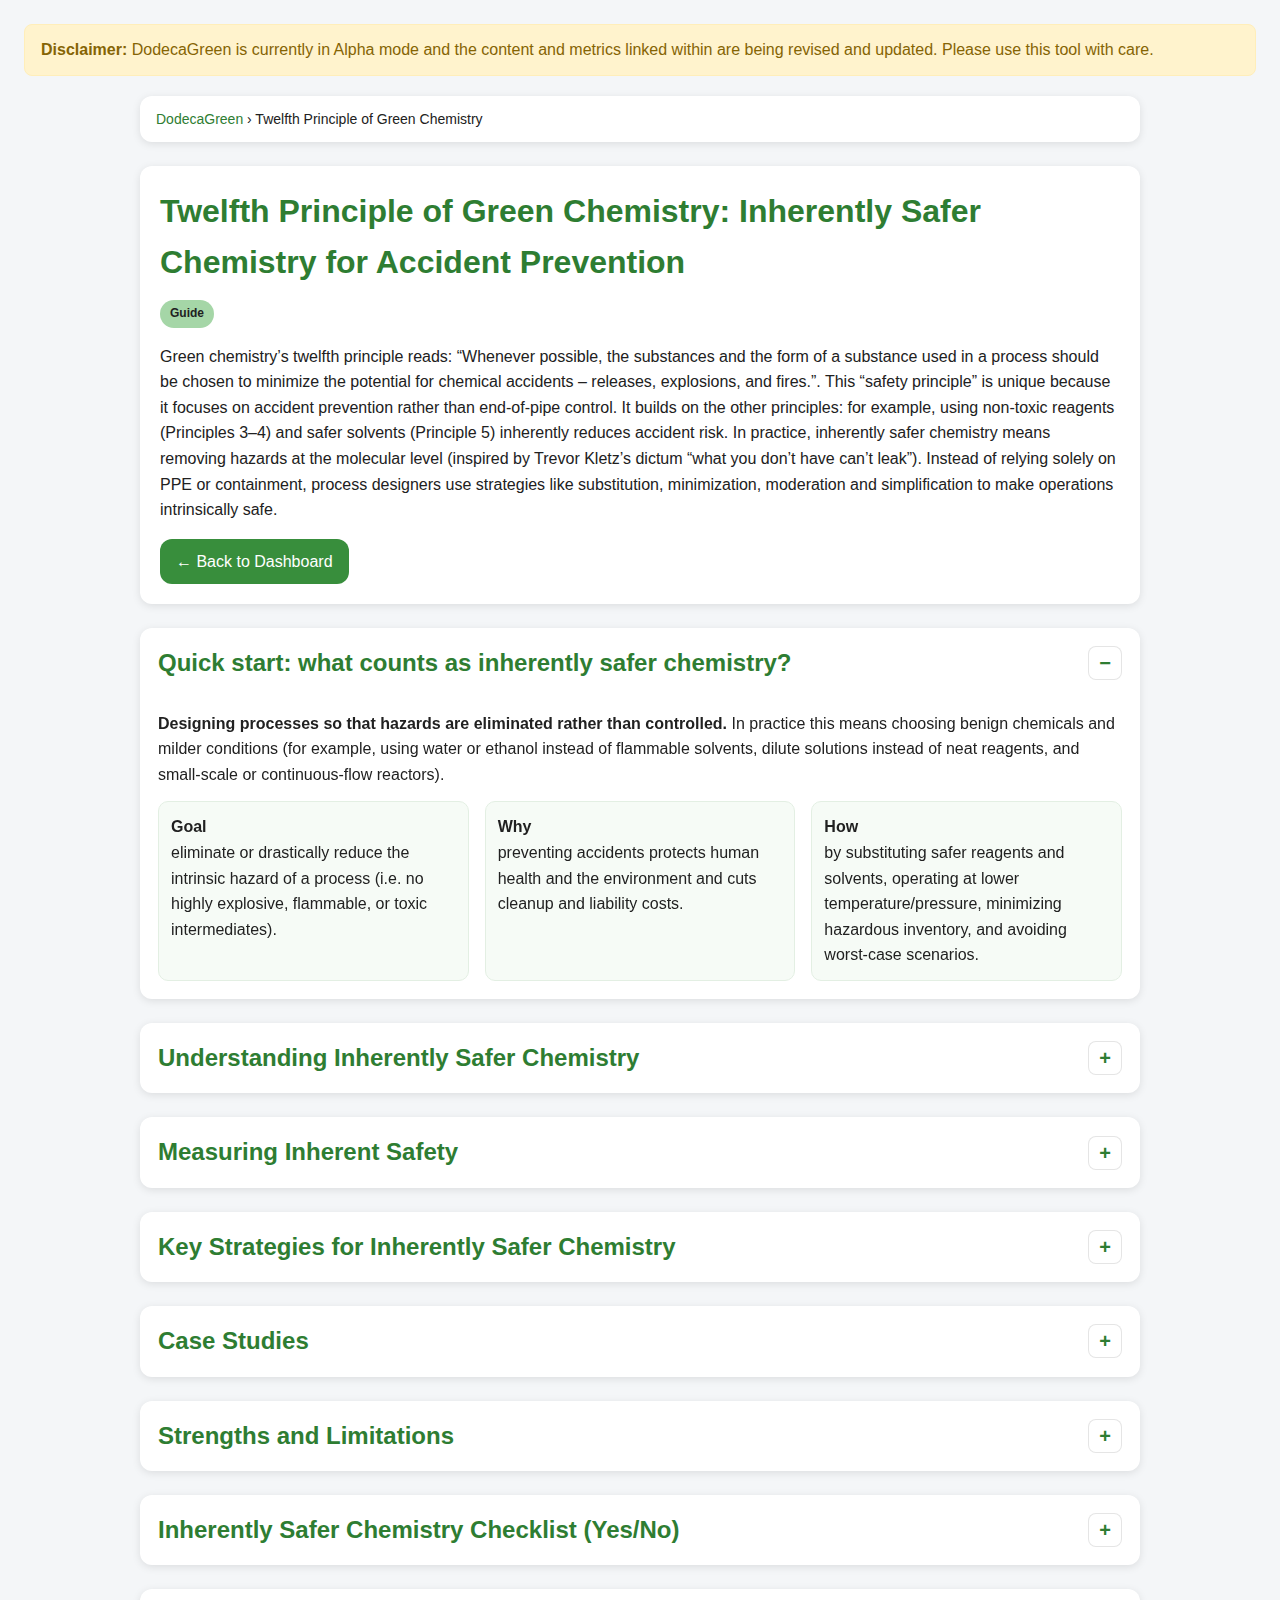
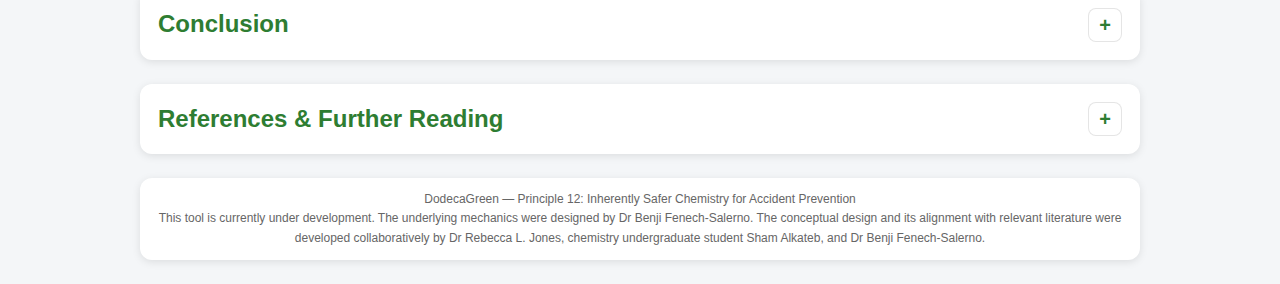
<file: 12_gc_inherently_safer_chemistry.html>
<!DOCTYPE html>
<html lang="en">
<head>
  <meta charset="UTF-8" />
  <meta name="viewport" content="width=device-width, initial-scale=1.0" />
  <title>DodecaGreen · Principle 1 — Waste Prevention</title>
  <link rel="stylesheet" href="styles.css">
</head>
<body>

  <div style="background-color: #fff3cd; color: #856404; padding: 12px 16px; border: 1px solid #ffeeba; border-radius: 8px; margin-bottom: 20px; font-family: 'Segoe UI', Roboto, sans-serif;">
    <strong>Disclaimer:</strong> DodecaGreen is currently in Alpha mode and the content and metrics linked within are being revised and updated. Please use this tool with care.
</div>
  
  <div id="main-container">
    <div class="card breadcrumb">
      <a href="index.html">DodecaGreen</a> › Twelfth Principle of Green Chemistry
    </div>

    <header class="card" style="padding: 20px;">
      <div style="display: flex; justify-content: space-between; align-items: center; flex-wrap: wrap; gap: 12px;">
        <h1>Twelfth Principle of Green Chemistry: Inherently Safer Chemistry for Accident Prevention</h1>
        <span class="badge">Guide</span>
      </div>
      <p>Green chemistry’s twelfth principle reads: “Whenever possible, the substances and the form of a substance used in a process should be chosen to minimize the potential for chemical accidents – releases, explosions, and fires.”. This “safety principle” is unique because it focuses on accident prevention rather than end‐of‐pipe control. It builds on the other principles: for example, using non-toxic reagents (Principles 3–4) and safer solvents (Principle 5) inherently reduces accident risk. In practice, inherently safer chemistry means removing hazards at the molecular level (inspired by Trevor Kletz’s dictum “what you don’t have can’t leak”). Instead of relying solely on PPE or containment, process designers use strategies like substitution, minimization, moderation and simplification to make operations intrinsically safe.</p>
      <a class="btn" href="index.html">← Back to Dashboard</a>
    </header>

    <section class="card collapsible open">
      <div class="collapsible-header"><h2>Quick start: what counts as inherently safer chemistry?</h2><div class="toggle-btn">−</div></div>
      <div class="collapsible-content section-body">
        <p><strong>Designing processes so that hazards are eliminated rather than controlled.</strong> In practice this means choosing benign chemicals and milder conditions (for example, using water or ethanol instead of flammable solvents, dilute solutions instead of neat reagents, and small-scale or continuous-flow reactors). </p>
        <div class="kpi">
          <div class="item"><strong>Goal</strong><br/>eliminate or drastically reduce the intrinsic hazard of a process (i.e. no highly explosive, flammable, or toxic intermediates).</div>
          <div class="item"><strong>Why</strong><br/>preventing accidents protects human health and the environment and cuts cleanup and liability costs.</div>
          <div class="item"><strong>How</strong><br/>by substituting safer reagents and solvents, operating at lower temperature/pressure, minimizing hazardous inventory, and avoiding worst-case scenarios.</div>
        </div>
      </div>
    </section>

    <section class="card collapsible">
      <div class="collapsible-header"><h2>Understanding Inherently Safer Chemistry</h2><div class="toggle-btn">+</div></div>
      <div class="collapsible-content section-body">
        <p>Inherently safer chemistry is often called the “safety” or “design” principle of green chemistry. It instructs chemists to avoid creating hazards in the first place. For example, one might replace a dangerous gas with a safer liquid or a highly toxic reagent with a benign alternative. In contrast, traditional safety often adds external controls (shields, sensors, PPE) around a hazardous process. Inherently safer design flips this: it means re‐designing the chemistry or process so that the hazard is vastly reduced or absent. As one authority notes, it is “basically impossible to achieve Principle 12 without implementing at least one other principle” (since safer processes often arise from waste-free, non-toxic, energy-efficient design).</p>
        <p>Inherently safer chemistry applies at all scales, from lab to industry. Even routine lab practices (like storing incompatible chemicals separately) count as inherently safer design. The guiding idea is summed up by the Chemical Safety Board and NAS: choose safer materials and conditions over complicated controls. In other words, design experiments and processes as one would design a “safety‐tested” product – ensure the ingredients and operations themselves are as innocuous as possible. This requires early consideration (process design stage), because retrofit fixes (adding relief valves or scrubbers after the fact) are much less effective.</p>

        <h3>Why It Matters</h3>
        <p><strong>Environmental impact:</strong> Accidents often cause large‐scale releases of pollutants (e.g. flammable vapours, toxic clouds). By minimizing hazardous chemicals, inherently safer chemistry reduces the risk of such acute contamination. Green chemists emphasize that making a process safer for the environment automatically cuts the chance of accidental releases. For instance, avoiding volatile organic solvents eliminates the risk of large solvent fires or atmospheric emissions. Similarly, eliminating chlorine or phosgene avoids accidental releases of ozone-depleting or toxic gases.</p>
        <p><strong>Human health:</strong> The most direct benefit is fewer injuries, illnesses and fatalities. Industrial accidents like the Bhopal disaster (MIC gas leak, ~3,800 immediate deaths) or the 2008 Bayer WV plant explosion (nearly hit a 13,000 lb MIC tank) underline this. Inherently safer processes would have prevented these disasters by using non-toxic substitutes. Even in the lab, using safer reagents (e.g. benign solvents) prevents burns, poisonings and chronic exposure. Workers are the first to benefit – safer chemicals mean lower occupational exposure and zero risk of catastrophic events.</p>
        <p><strong>Economic benefit:</strong> Preventing accidents saves huge costs. While substituting a safer chemical may have upfront R&D cost, it avoids billions in accident damage, fines and downtime. Safer processes often require less insurance and can qualify for subsidies or regulatory relief. For example, an AlChE study noted that inherently safer design can cut insurance premiums by up to 20%, yielding multimillion-dollar savings. Furthermore, processes with fewer hazard controls tend to be simpler and more reliable, boosting productivity.</p>
        <p><strong>Safety and regulatory compliance:</strong> Many regulations now encourage hazard elimination. OSHA’s “Transitioning to Safer Chemicals” toolkit explicitly ranks elimination of hazards as the top safety control. Companies avoiding highly regulated chemicals (e.g. carcinogens) face lighter reporting burdens. As the EPA and OSHA have recognized, combining green chemistry and safer design has a synergistic effect on hazard reduction. In practice, a process with inherently low hazard is much easier to permit and inspect (e.g. COMAH/RMP thresholds may not apply if dangerous inventories are minimized).</p>
      </div>
    </section>

    <section class="card collapsible">
      <div class="collapsible-header"><h2>Measuring Inherent Safety</h2><div class="toggle-btn">+</div></div>
      <div class="collapsible-content section-body">
        <p>Inherently safer chemistry is less tangible than “waste,” but several metrics help quantify it. Hazard indices score materials and processes on safety parameters. For example, Dow’s Fire & Explosion Index (F&EI) is a classic scale that rates chemicals and process units by combustibility and volatility. Similarly, the Safety/Hazard Index (SHI) assigns points for flammability, toxicity, pressure, etc., giving a single “hazard score” for a process mdpi.com . Heikkilä’s Inherent Safety Index (1999) even splits safety into chemical (heat of reaction, flash point, toxicity) and process factors (inventory, pressure, complexity) to evaluate design options. Modern tools like the Safety-Weighted Hazard Index (SWeHI) or Dow’s API data also facilitate quick hazard comparisons.</p>
        <p>Beyond indices, process safety indicators (PSIs) track how a plant is performing: e.g. frequency of releases, near-misses, or lost-time incidents. A process designed inherently safer should see near-zero incident rates over time. Additionally, traditional QRA and HAZOP studies can highlight where inherent safety measures might be applied. In green chemistry practice, one also checks GHS hazard categories: fewer “red box” chemicals (explosive, toxic) means higher inherent safety. In summary, although no single “safety ppm” metric exists, engineers combine risk indices, incident data, and safety audits to benchmark and improve inherent safety.</p>
      </div>
    </section>

    <section class="card collapsible">
      <div class="collapsible-header"><h2>Key Strategies for Inherently Safer Chemistry</h2><div class="toggle-btn">+</div></div>
      <div class="collapsible-content section-body">
        <h3>Substitute Hazardous Materials</h3>
        <p>Replace dangerous reagents/solvents with less hazardous ones. Example: Use water, ethanol or supercritical CO₂ instead of flammable organic solvents, or employ benign surrogates (e.g. methylamine instead of methyl isocyanate in carbamate synthesis). Check GHS hazard pictograms: select materials with no acute toxicity or flammability if possible. Tip: Always review Material Safety Data Sheets and look for “less hazardous chemical” alternatives from suppliers.</p>
        <h3>Minimize Inventory and Scale</h3>
        <p>Use the smallest quantities of hazardous substances and smallest reactor volumes feasible. This includes running reactions on the millimole scale or using bench-top microreactors. Tip: Adopt continuous-flow processing or microfluidic reactors: the small hold-up volume greatly limits potential release (even if something goes wrong). Scaling out (parallel runs) can maintain throughput. Also, generate reactive intermediates in situ (e.g. make diazonium salts on demand) to avoid storage of neat hazardous chemicals.</p>
        <h3>Moderate Conditions</h3>
        <p>Operate under the mildest effective conditions. Lower temperatures, pressures and concentrations reduce the energy available for runaway reactions or explosions. Tip: Add inert solvents or diluents (e.g. run exothermic reactions in water instead of neat reagents) to moderate heat. Use catalytic rather than stoichiometric reagents to avoid excess oxidizers or reductants. Even choosing a solid or gel form over a pressurized gas can moderate risk (e.g. use bleach tablets instead of liquid Cl₂ cylinders).</p>
        <h3>Simplify the Process</h3>
        <p>Design routes with as few steps and components as possible, to reduce potential failure points. Eliminate unnecessary by-products or separate operations that introduce hazards. Tip: Avoid multi-step sequences that generate dangerous intermediates; instead seek one-pot or tandem methods. Fewer valves, pumps, and transfers means fewer leak points. A compact, simple setup is not only easier to operate but inherently safer – there is less to go wrong.</p>
        <h3>Choose Safer Physical Forms</h3>
        <p>Use chemistry in forms that are least hazardous. For example, prefer dilute solutions or solids to pure liquids or gases. Tip: If a reagent has a dangerous vapour (like HCl gas), use its aqueous form. If a catalyst is pyrophoric, try using a supported form. Even grain size matters: fine powders (dust explosion risk) can be avoided by using pellets or liquid dispersions. Selecting chemicals with higher flash points and lower vapour pressures (e.g. heptane instead of pentane) makes spills less dangerous.</p>
        <h3>Error-Tolerant/Fail-Safe Design</h3>
        <p>Build in features that tolerate mistakes without catastrophic hazard. For instance, design vents to fail in a safe direction, or use valves that close when power is lost. While these are partly engineering (PPE and control-based), choosing inherently forgiving reactions helps: e.g. choose reactants that are stable even if overheated. Tip: Incorporate interlocks (e.g. pressure release valves set below dangerous thresholds), and prefer reagents that decompose into non-toxic products if an accident occurs.</p>
      </div>
    </section>

    <section class="card collapsible">
      <div class="collapsible-header"><h2>Case Studies</h2><div class="toggle-btn">+</div></div>
      <div class="collapsible-content section-body">
        <h3>Case Study 1: Bayer WV Pesticide Plant (2008–2011)</h3>
        <p>A Bayer/CROPSCI pesticide factory in West Virginia experienced an explosion that sent debris near a 13,000 lb tank of methyl isocyanate (MIC). MIC is extremely toxic (Bhopal gas was MIC). After the accident, community pressure and an EPA agreement forced the plant to phase out MIC entirely. <strong>Transformation:</strong> The plant adopted an alternative synthesis route that eliminated MIC, e.g. generating required intermediates in situ or using substitute chemistry. <strong>Hazard avoided:</strong> Removing MIC from the site eliminated the risk of a catastrophic MIC release (like Bhopal or the near-miss in 2008). <strong>Outcome:</strong> By March 2011 Bayer had ended all MIC use at the plant. This decision exemplifies inherently safer chemistry: substituting a benign pathway prevented further “worst-case” exposures and aligned with green chemistry principles.</p>
        <h3>Case Study 2: Continuous-Flow Nitration (Lab/Industry)</h3>
        <p>Nitration of aromatics (e.g. adding –NO₂ using HNO₃/H₂SO₄) is highly exothermic and traditionally done in large batches, risking runaway and explosion. Modern approaches move nitrations into microreactors or plug-flow systems. <strong>Transformation:</strong> Reactants are pumped through tiny channels with excellent heat control. Only millilitres of reactive mixture exist at once. <strong>Hazard avoided:</strong> The greatly reduced volume and faster heat removal virtually eliminate explosion risk. Heat transfer rates in flow reactors are orders of magnitude faster than in batch, so thermal runaways are impossible. <strong>Outcome:</strong> Flow nitrations have been demonstrated (even for explosive targets like TNT intermediates) with no safety incidents and often higher selectivity. This shift illustrates minimization and moderation: extreme chemistry is safely tamed by scale-down and continuous processing.</p>
        <h3>Case Study 3: Replacing Diethyl Ether with Hexane (Teaching Labs)</h3>
        <p>A common lab extraction solvent, diethyl ether, has a very low flash point and can form peroxides, posing fire and explosion hazards. Education labs have replaced many ether-based demos with safer solvents. <strong>Transformation:</strong> Protocols now use hexanes or heptane instead of ether. Hexane is still flammable, but has a higher flash point and lower volatility, and critically it does not form dangerous peroxides under normal lab storage. <strong>Hazard avoided:</strong> This substitution removes the risk of a sudden ether-vapour flash fire or peroxide detonation, greatly improving safety. <strong>Outcome:</strong> Students achieve the same chemistry results (e.g. solvent extraction) while operating in a safer environment. Textbooks and kits now frequently list non-ether alternatives, embodying the principle of safer solvents.</p>
        <h3>Case Study 4: MGPI Chlorine Release (Atchison, KS, 2016)</h3>
        <p>MGPI Processing blended bleach and sulfuric acid by mistake, producing a toxic chlorine gas cloud that sent over 100 people to hospital. Inherently safer design here would avoid mixing these from the start. <strong>Transformation:</strong> Possible fixes include dedicated lines or connectors (preventing mis-coupling of incompatible inputs), or switching to a non-chlorine bleaching chemistry. <strong>Hazard avoided:</strong> Segregating or eliminating on-site chlorine generation removes the chance of accidental chlorine gas release. <strong>Outcome:</strong> The MGPI incident led to new regulations requiring separate piping and better training, but the lesson is clear: an inherently safer approach (e.g. using only bleach substitutes) could have prevented the disaster entirely.</p>
      </div>
    </section>

    <section class="card collapsible">
      <div class="collapsible-header"><h2>Strengths and Limitations</h2><div class="toggle-btn">+</div></div>
      <div class="collapsible-content section-body">
        <h3>Strengths</h3>
        <ul>
          <li>Inherently safer chemistry directly targets root causes of accidents, so it often delivers the greatest reduction in risk.</li>
          <li>It aligns naturally with green metrics – e.g. eliminating a toxic reagent often also improves atom economy (Principles 1,2) and worker safety.</li>
          <li>Many safety reviews (e.g. the NAS panel) note that inherently safer changes can be “very cheap and easy” once identified.</li>
          <li>Because it is a philosophy, it yields a culture of continuous improvement in safety at all scales.</li>
        </ul>
        <h3>Limitations</h3>
        <ul>
          <li>Achieving inherent safety sometimes requires significant innovation or redesign.</li>
          <li>Safe substitutes are not always available or may cost more; for example, a non-toxic alternative might be less reactive and slow the process.</li>
          <li>There can be trade-offs (a safer solvent might give a poorer yield) that chemists must balance.</li>
          <li>In existing plants, retrofitting to an inherently safer design can be costly or technically challenging. Bayer’s case shows this: the company did inventory reductions and safety upgrades, but without a formal ISD process these measures weren’t guaranteed or sustained.</li>
          <li>Moreover, fully eliminating hazard is often impossible (there is always some risk), so inherently safer design must be complemented by engineering and administrative controls.</li>
        </ul>
      </div>
    </section>

    <section class="card collapsible">
      <div class="collapsible-header"><h2>Inherently Safer Chemistry Checklist (Yes/No)</h2><div class="toggle-btn">+</div></div>
      <div class="collapsible-content section-body">
        <ul class="checklist" id="waste-checklist">
          <li>
            <label>
              <input type="checkbox">
              <span class="box" aria-hidden="true"></span>
              <span class="txt">Have all hazardous substances and conditions been identified? (toxicity, flammability, explosiveness) – Yes / No</span>
            </label>
          </li>
          <li>
            <label>
              <input type="checkbox">
              <span class="box" aria-hidden="true"></span>
              <span class="txt">Can any reagent or solvent be replaced with a safer alternative? – Yes / No</span>
            </label>
          </li>
          <li>
            <label>
              <input type="checkbox">
              <span class="box" aria-hidden="true"></span>
              <span class="txt">Are reaction conditions (temperature, pressure, concentration) the mildest feasible? – Yes / No</span>
            </label>
          </li>
          <li>
            <label>
              <input type="checkbox">
              <span class="box" aria-hidden="true"></span>
              <span class="txt">Could the chemistry be run at smaller scale or in continuous flow to limit inventory? – Yes / No</span>
            </label>
          </li>
          <li>
            <label>
              <input type="checkbox">
              <span class="box" aria-hidden="true"></span>
              <span class="txt">Are reactive or volatile intermediates being formed or stored? (can they be avoided?) – Yes / No</span>
            </label>
          </li>
          <li>
            <label>
              <input type="checkbox">
              <span class="box" aria-hidden="true"></span>
              <span class="txt">Are flammable/oxidizing materials used only in diluted or solid form if possible? – Yes / No</span>
            </label>
          </li>
          <li>
            <label>
              <input type="checkbox">
              <span class="box" aria-hidden="true"></span>
              <span class="txt">Is the process designed to fail safely (e.g. relief valves, closed systems)? – Yes / No</span>
            </label>
          </li>
          <li>
            <label>
              <input type="checkbox">
              <span class="box" aria-hidden="true"></span>
              <span class="txt">Are hazardous chemicals handled in a way that eliminates, rather than just controls, potential releases? – Yes / No</span>
            </label>
          </li>
        </ul>
        <p>Answering “No” suggests opportunities for inherently safer improvements (e.g. answering No to “replacement” indicates a substitution should be explored).</p>
      </div>
    </section>

    <section class="card collapsible">
      <div class="collapsible-header"><h2>Conclusion</h2><div class="toggle-btn">+</div></div>
      <div class="collapsible-content section-body">
        <p>Inherently safer chemistry is a powerful principle that complements all green chemistry goals. By choosing safer chemicals and conditions, chemists can prevent accidents before they happen. The case studies above illustrate the impact: Bayer’s decision to eliminate methyl isocyanate removed an extreme hazard, and running nitrations in flow has made a notoriously dangerous process routine. Metrics like the Fire & Explosion Index and Safety/Hazard Index let us track such improvements quantitatively mdpi.com . In practice, applying this principle makes processes more reliable and sustainable. As regulators and industry leaders increasingly emphasize, making hazards never exist is the most effective safety strategy. In sum, inherently safer chemistry not only saves lives and money, but also aligns with the ethos of green chemistry: design smarter, cleaner, and safer processes from the molecule up.</p>
      </div>
    </section>

    <section class="card collapsible">
      <div class="collapsible-header"><h2>References & Further Reading</h2><div class="toggle-btn">+</div></div>
      <div class="collapsible-content section-body">
        <ol>
          <li>P. T. Anastas and J. C. Warner, <em>Green Chemistry: Theory and Practice</em>, Oxford University Press, New York, 1998.</li>
          <li>J. Martínez, J. F. Cortés and R. Miranda, <em>Processes</em>, 2022, <strong>10</strong>, 1274, DOI: 10.3390/pr10071274.</li>
          <li>S. Mardani et al., <em>Caspian J. Health Res.</em>, 2015, <strong>1</strong>, 1–17.</li>
          <li>P. M. Nowak, <em>Green Chem.</em>, 2023, <strong>25</strong>, 4625–4640, DOI: 10.1039/d3gc00800b.</li>
          <li>E. Broughton, <em>Environ. Health</em>, 2005, <strong>4</strong>, 6, DOI: 10.1186/1476-069X-4-6.</li>
        </ol>
      </div>
    </section>

    <footer class="card" style="padding: 12px; text-align: center; font-size: 12px; color: #666;">DodecaGreen — Principle 12: Inherently Safer Chemistry for Accident Prevention<br>This tool is currently under development.</strong> The underlying mechanics were designed by Dr Benji Fenech-Salerno. The conceptual design and its alignment with relevant literature were developed collaboratively by Dr Rebecca L. Jones, chemistry undergraduate student Sham Alkateb, and Dr Benji Fenech-Salerno.</footer>
  </div>

  <script src="script.js"></script>
</body>
</html>
</file>
<file: styles.css>
:root {
      --primary: #388e3c;
      --primary-dark: #2e7d32;
      --primary-light: #a5d6a7;
      --surface: #ffffff;
      --background: #f4f6f8;
      --text: #212121;
      --radius: 12px;
      --shadow: 0 2px 8px rgba(0,0,0,0.1);
    }
    body {
      font-family: 'Segoe UI', Roboto, sans-serif;
      margin: 0;
      padding: 24px;
      background-color: var(--background);
      color: var(--text);
      line-height: 1.6; /* General baseline */
    }
    a { color: var(--primary-dark); text-decoration: none; }
    a:hover { text-decoration: underline; }
    h1, h2 { color: var(--primary-dark); margin: 0; }
    #main-container { max-width: 1000px; margin: auto; display: flex; flex-direction: column; gap: 24px; }
    .card { background: var(--surface); border-radius: var(--radius); box-shadow: var(--shadow); overflow: hidden; }
    .breadcrumb { font-size: 14px; padding: 12px 16px; }
    .badge { display: inline-block; background: var(--primary-light); color: var(--text); padding: 4px 10px; border-radius: 999px; font-size: 12px; font-weight: 600; }
    .btn { display: inline-block; padding: 10px 16px; background: var(--primary); color: #fff; border-radius: var(--radius); text-decoration: none; }
    .btn:hover { background: var(--primary-dark); }
    .collapsible-header { display: flex; justify-content: space-between; align-items: center; padding: 16px 18px; cursor: pointer; }
    .toggle-btn { background: #fff; border: 1px solid rgba(0,0,0,0.1); border-radius: 8px; width: 32px; height: 32px; display: flex; align-items: center; justify-content: center; font-size: 20px; font-weight: bold; color: var(--primary-dark); }

    /* Collapsible content: prevent "peek-through" when closed */
    .collapsible-content{
      max-height: 0;
      padding: 0 18px;     /* no top/bottom padding when closed */
      overflow: hidden;
      opacity: 0;
      transition: max-height 0.3s ease, opacity 0.2s ease, padding 0.2s ease;
      will-change: max-height, opacity, padding;
    }
    .collapsible.open .collapsible-content{
      max-height: 20000px;
      padding: 12px 18px 18px; /* restore spacing when open */
      opacity: 1;
    }
    /* Prevent first child margins from “pushing” into the header */
    .section-body > *:first-child{ margin-top: 0; }

    /* Code blocks (kept; not used for checklist anymore) */
    pre, code { background: #eef2ee; border-radius: 6px; padding: 4px 6px; }
    pre { padding: 12px; overflow-x: auto; white-space: pre-wrap; word-break: break-word; line-height: 1.55; }

    .small { font-size: 13px; color:#444; }
    .kpi { display:flex; gap:16px; flex-wrap:wrap; margin: 8px 0 0 0; }
    .kpi .item { flex:1 1 220px; background:#f6fbf6; border:1px solid #e3efe3; border-radius:10px; padding:12px; }

    /* ===== General text rhythm rules ===== */
    .section-body p,
    .section-body li { line-height: 1.6; }
    .section-body p,
    .section-body ul,
    .section-body ol { margin: 0 0 14px; }
    .section-body li { margin: 6px 0; }
    .section-body ul { padding-left: 18px; }

    blockquote { margin: 12px 0; padding: 10px 12px; background: #f6fbf6; border-left: 4px solid var(--primary); }

    /* ===== Clickable semantic checklist ===== */
    .checklist { list-style: none; padding: 0; margin: 0; }
    .checklist li { margin: 8px 0; }
    .checklist label {
      display: grid;
      grid-template-columns: 1.2em auto;
      align-items: start;
      gap: 8px;
      cursor: pointer;
    }
    /* Hide native checkbox but keep it accessible */
    .checklist input[type="checkbox"] {
      position: absolute;
      opacity: 0;
      pointer-events: none;
    }
    /* Custom box */
    .checklist .box {
      width: 1.05em;
      height: 1.05em;
      border: 2px solid #6aa76c;
      border-radius: 3px;
      margin-top: 2px;
      display: inline-block;
      transition: background 0.15s ease, border-color 0.15s ease;
    }
    /* Tick + colour when checked */
    .checklist input[type="checkbox"]:checked + .box {
      background: var(--primary);
      border-color: var(--primary);
      position: relative;
    }
    .checklist input[type="checkbox"]:checked + .box::after {
      content: "✓";
      position: absolute;
      inset: 0;
      display: grid;
      place-items: center;
      font-size: 0.9em;
      color: #fff;
      line-height: 1;
    }
    /* Strike-through the text when checked */
    .checklist input[type="checkbox"]:checked ~ .txt {
      text-decoration: line-through;
      color: #6b6b6b;
    }
</file>
